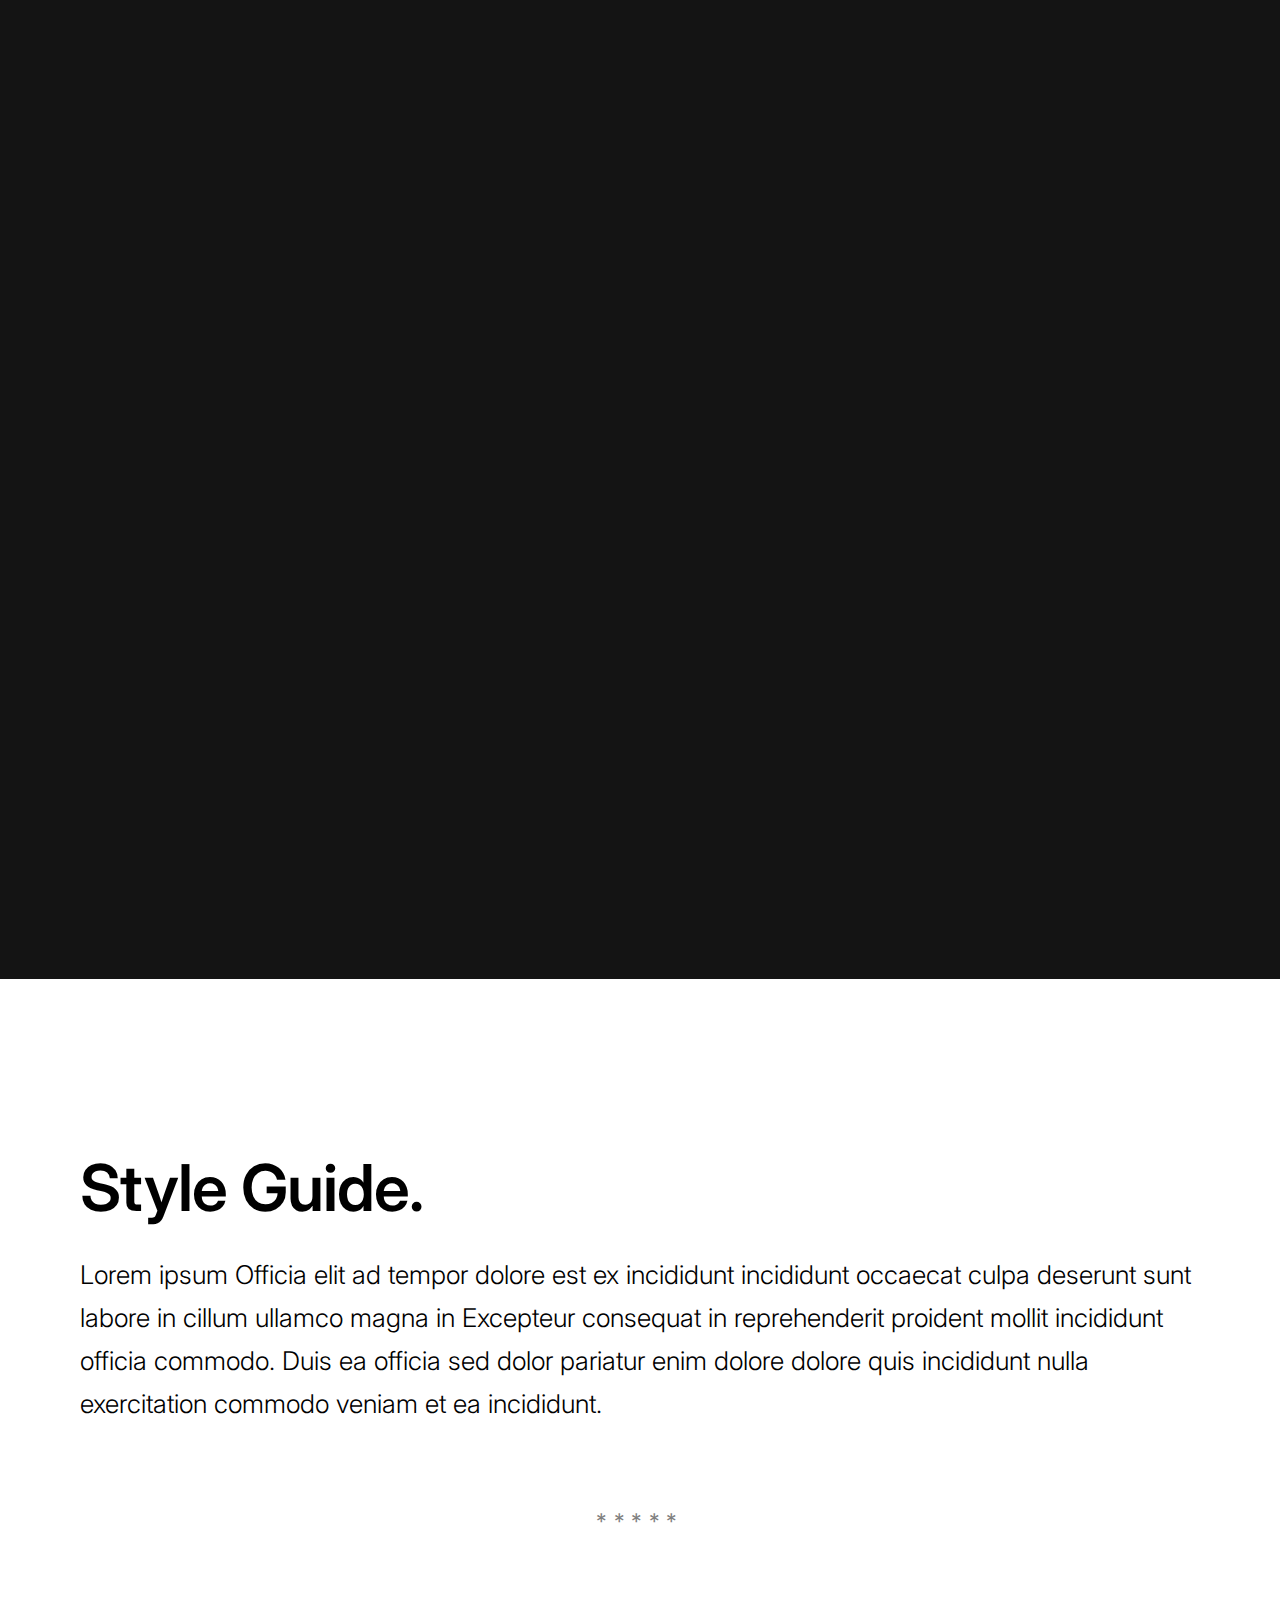
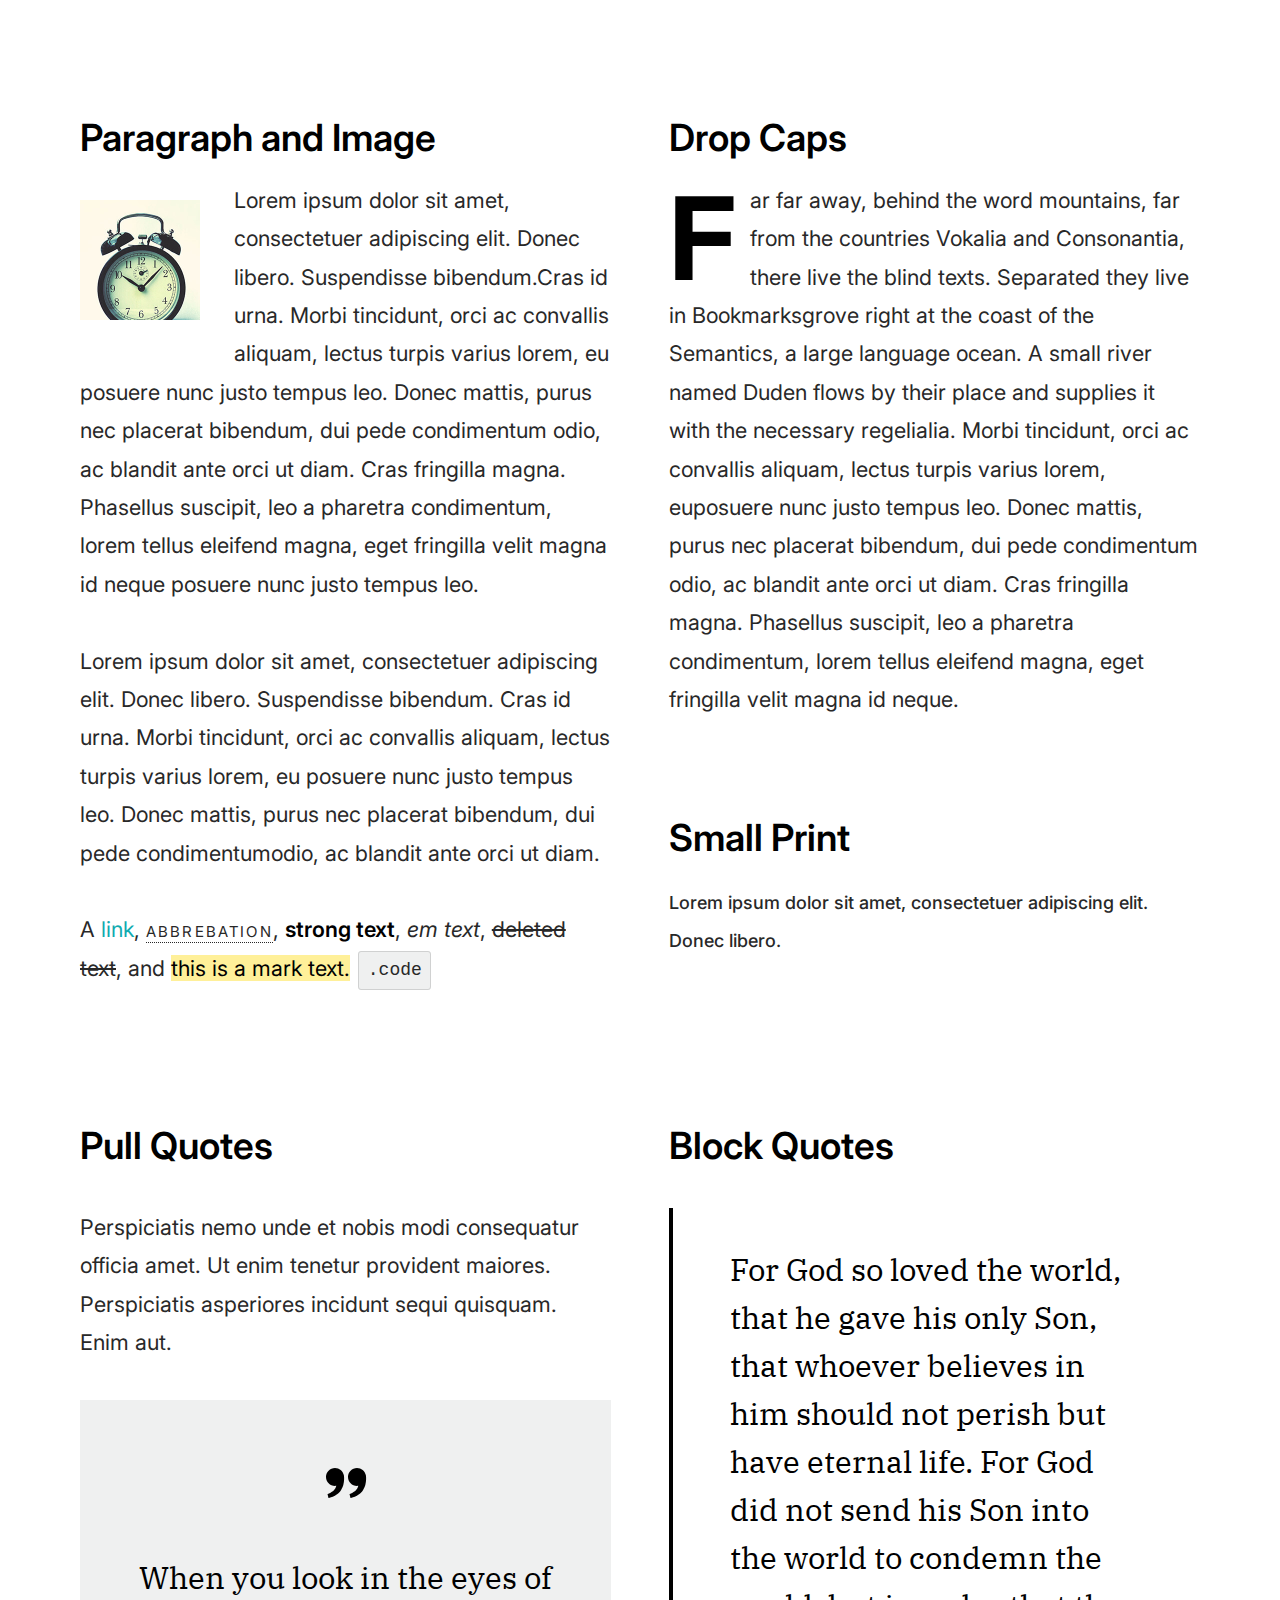
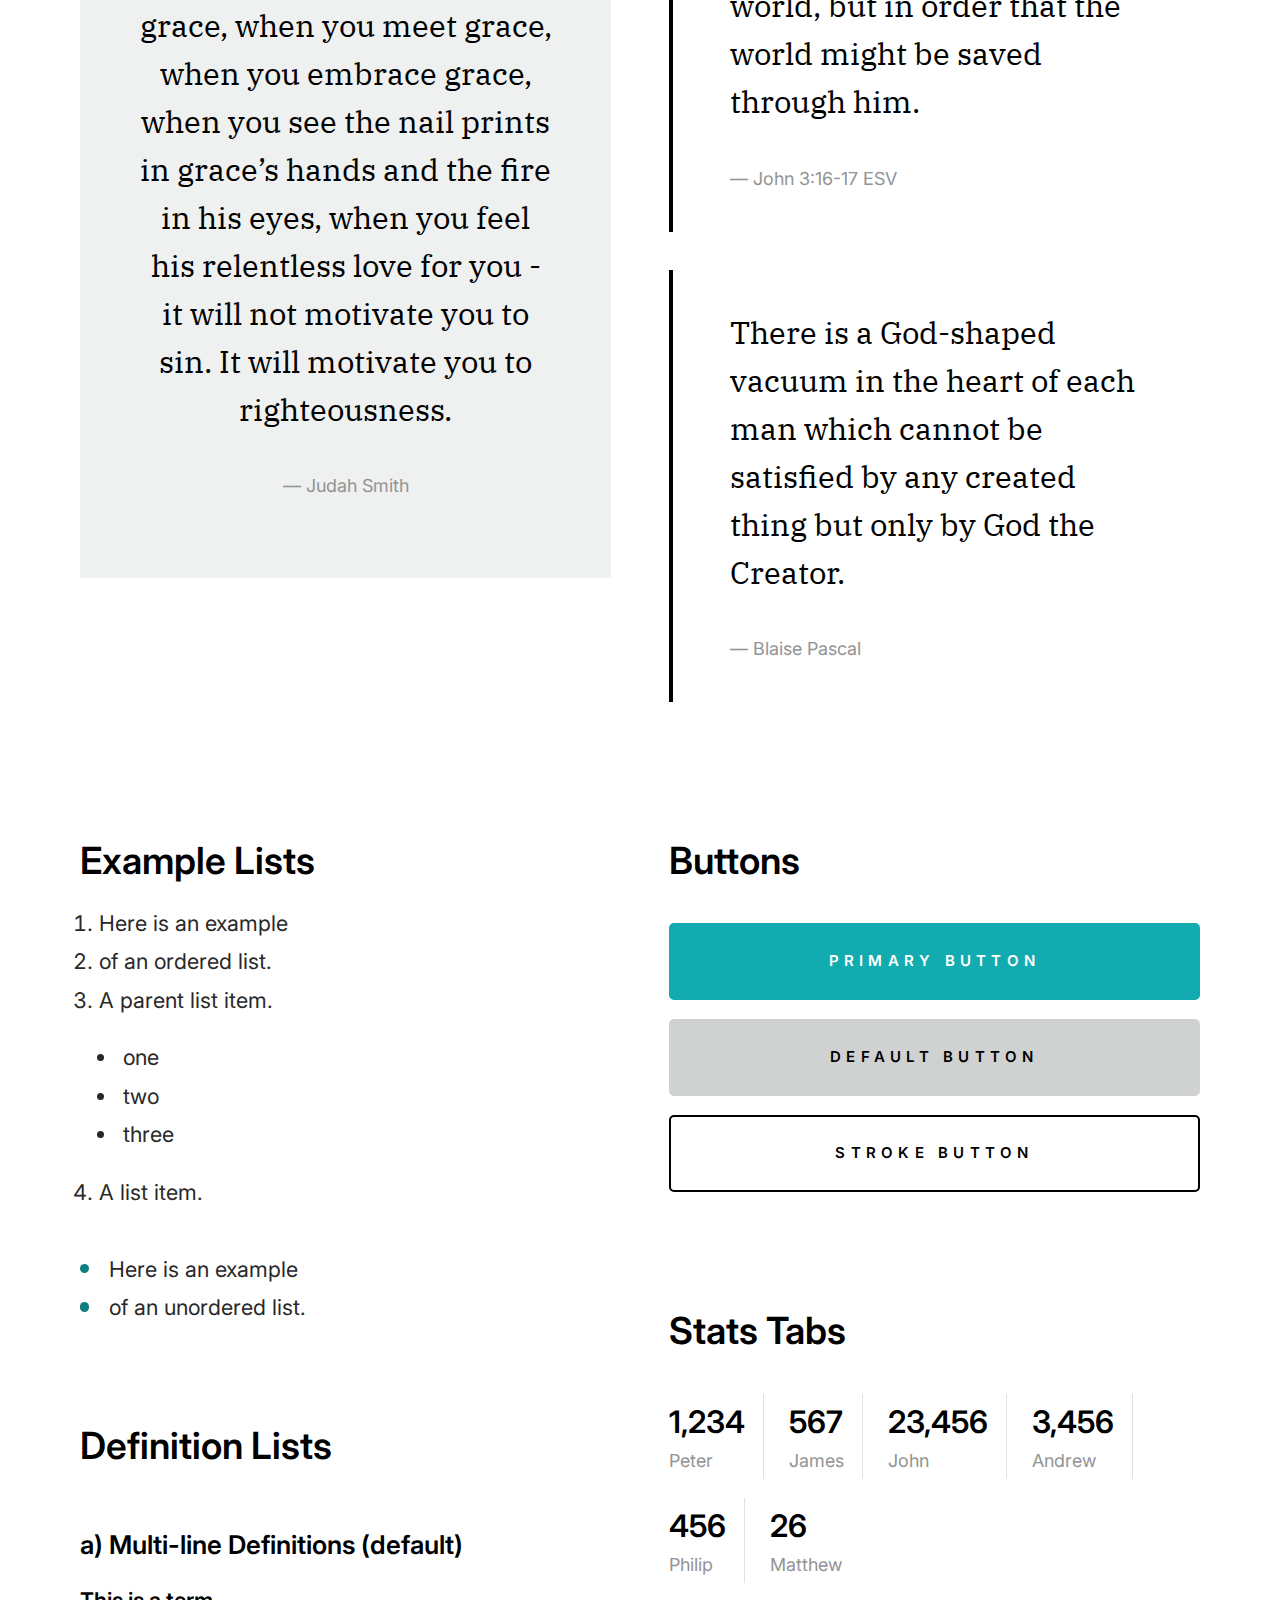
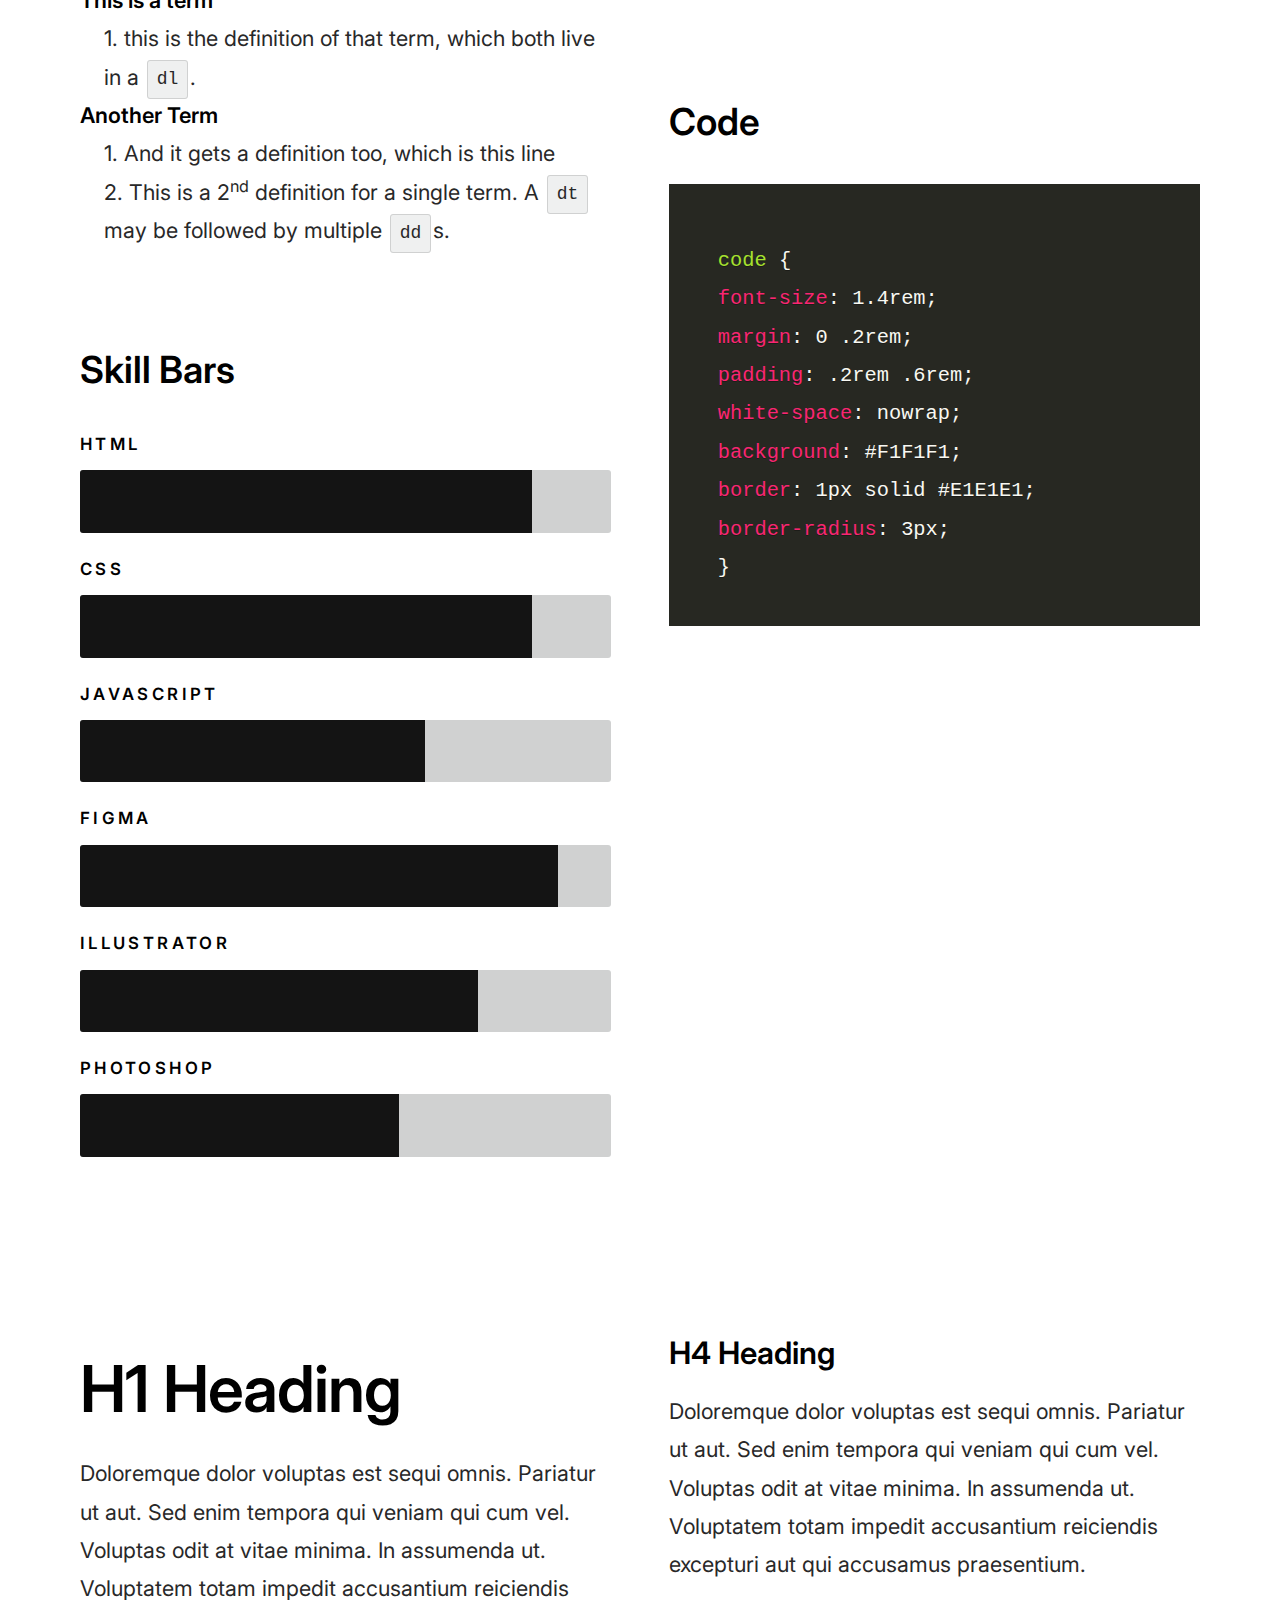
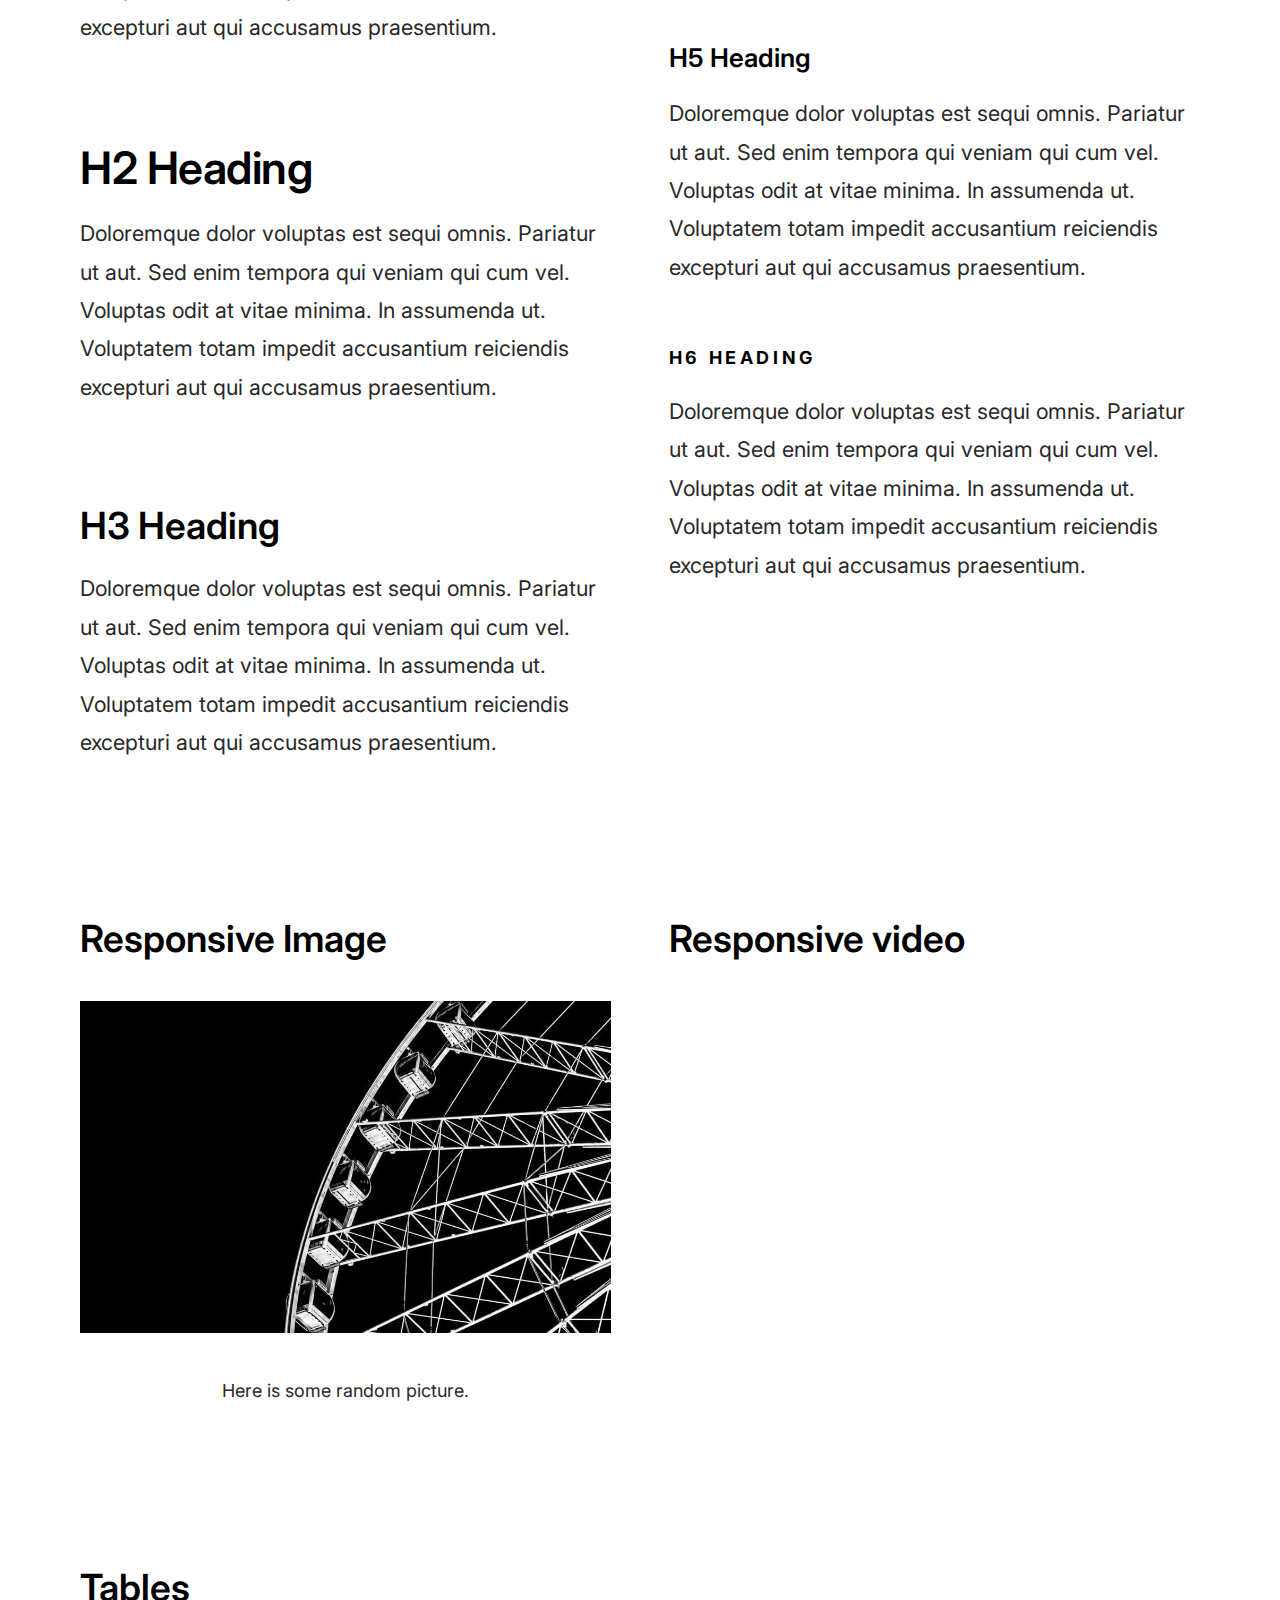
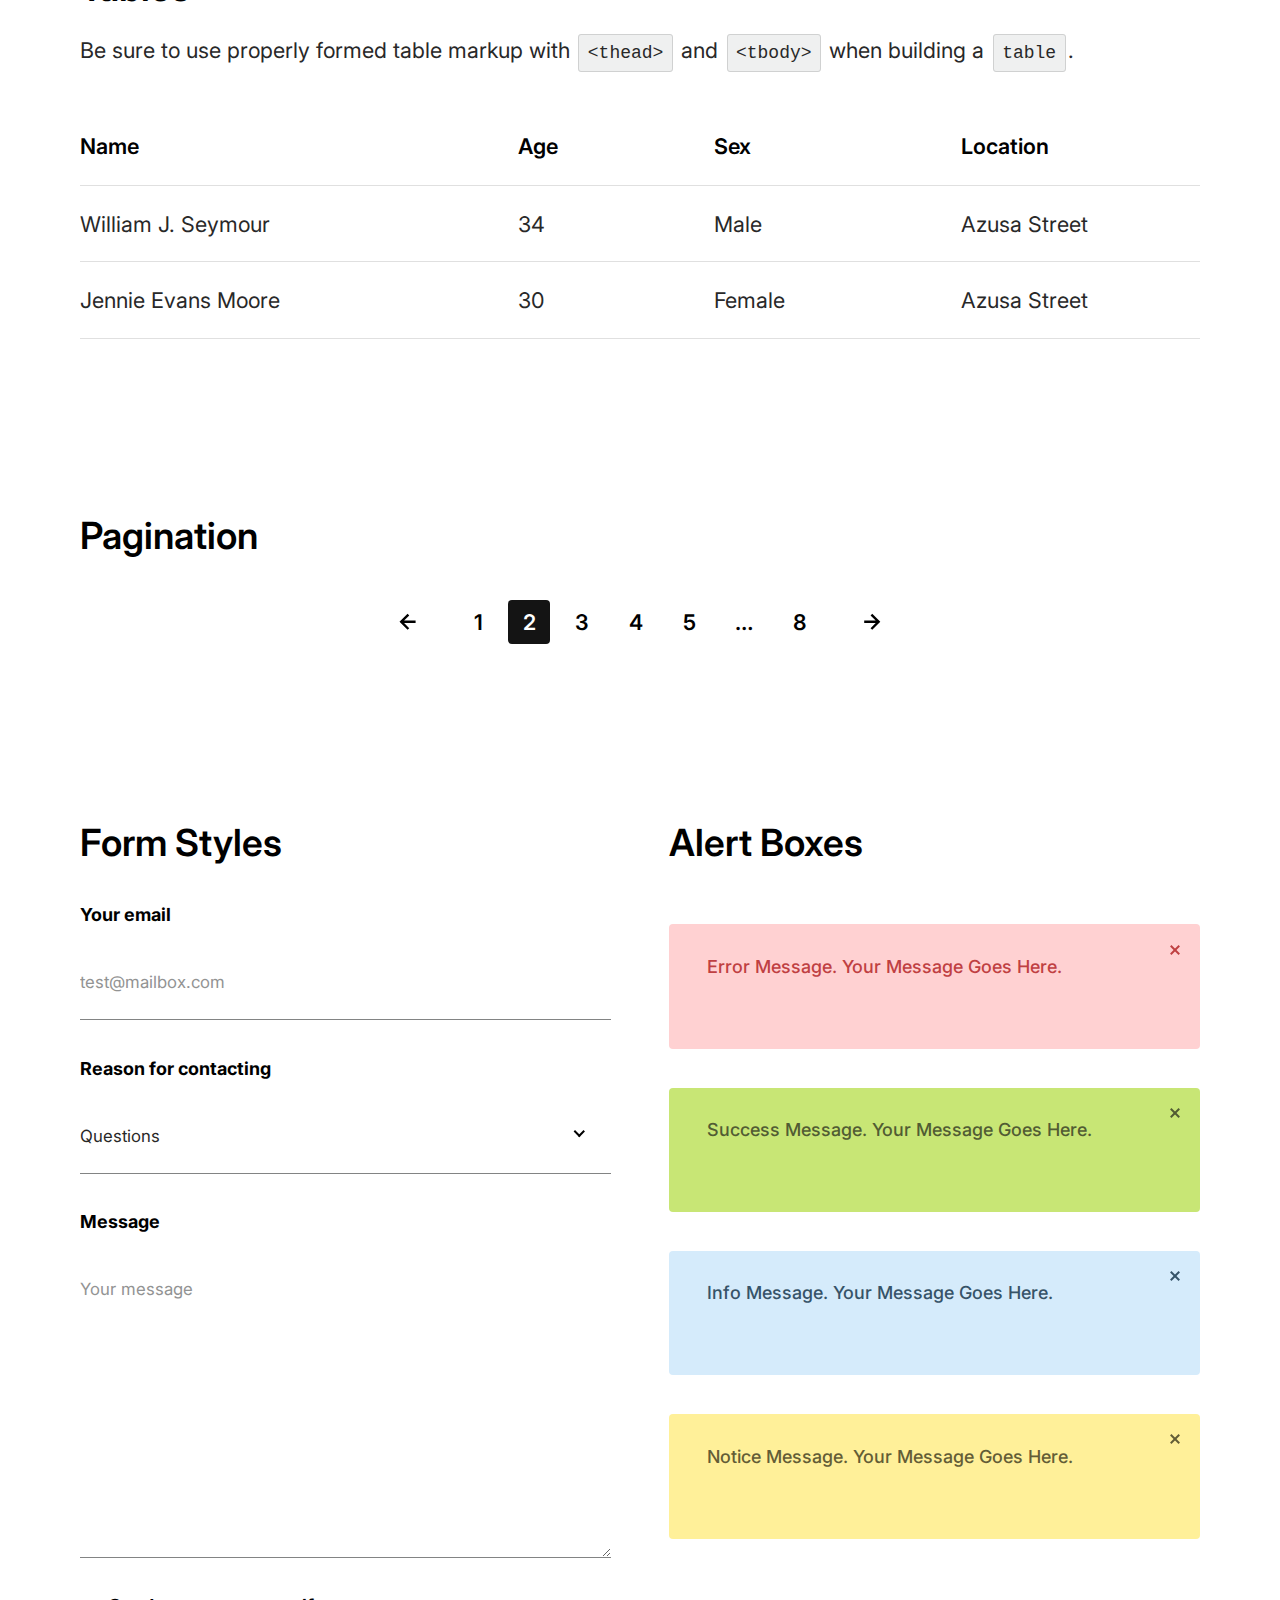
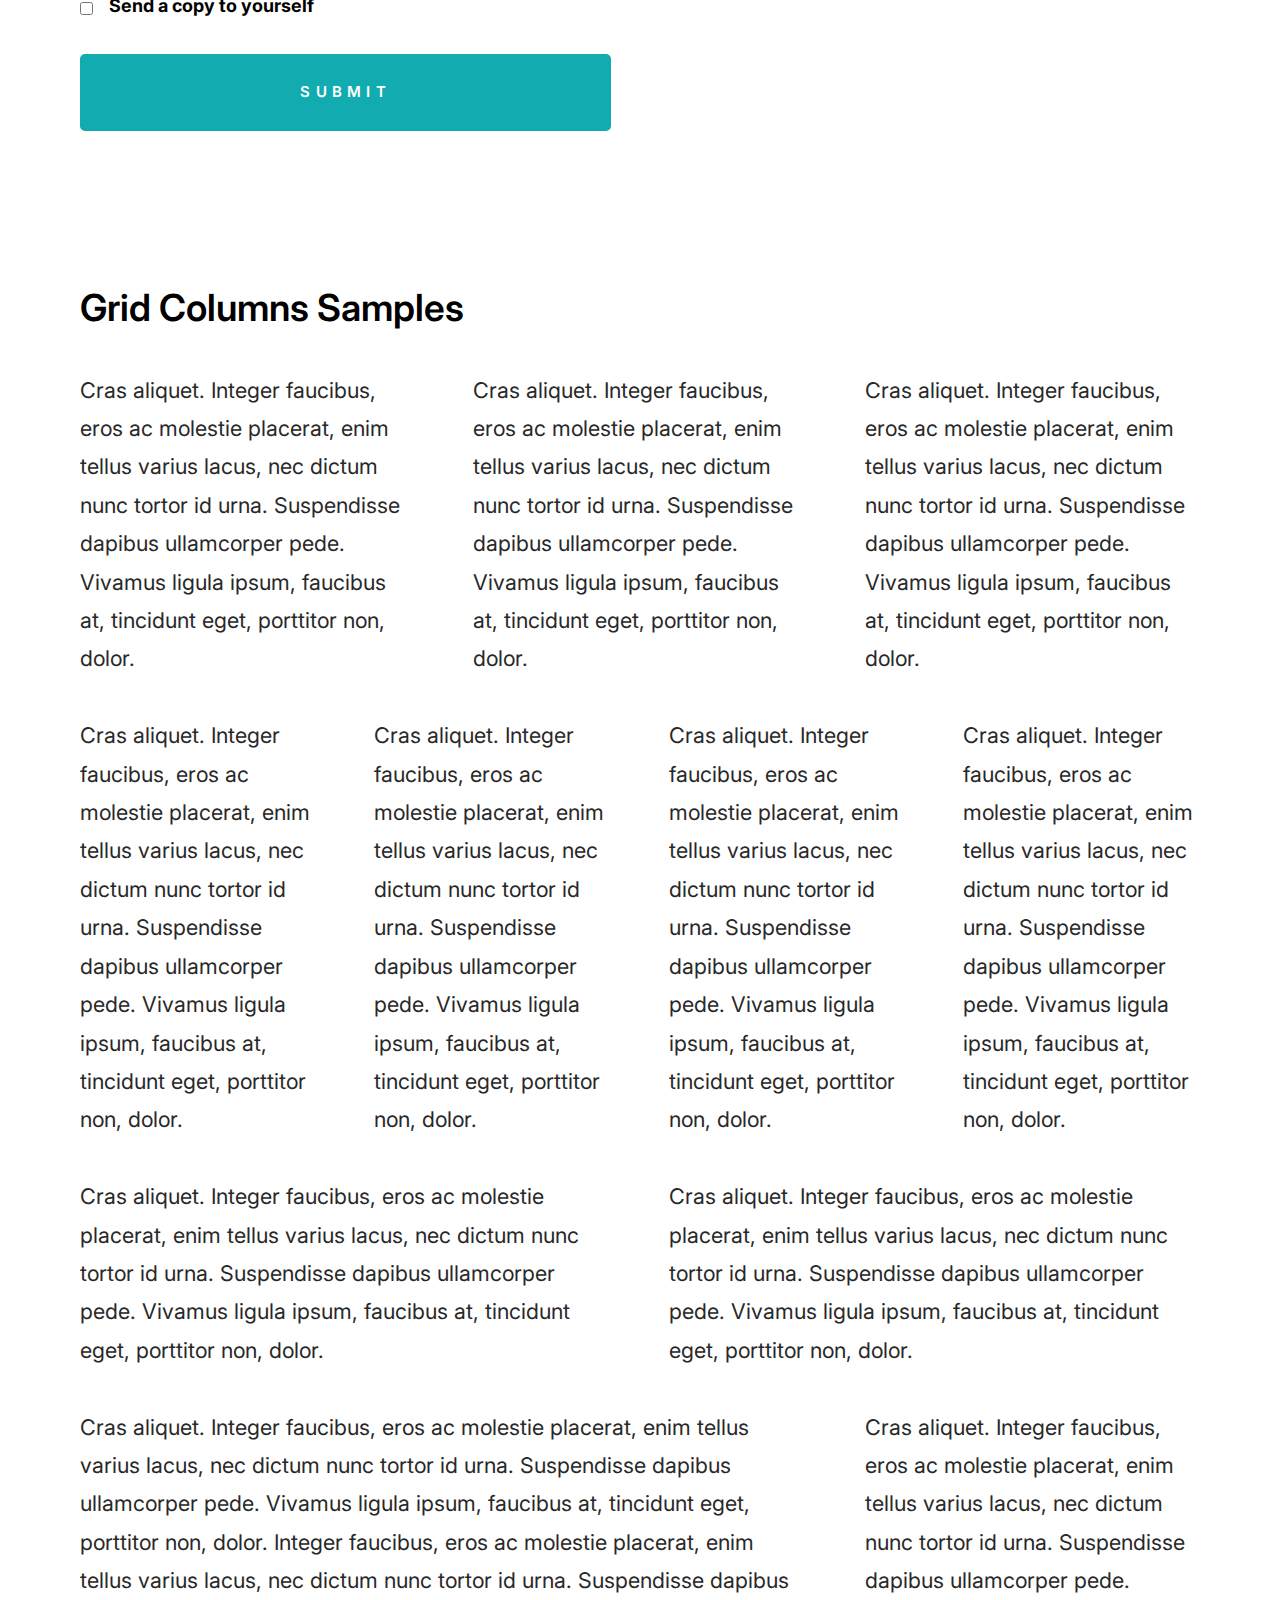
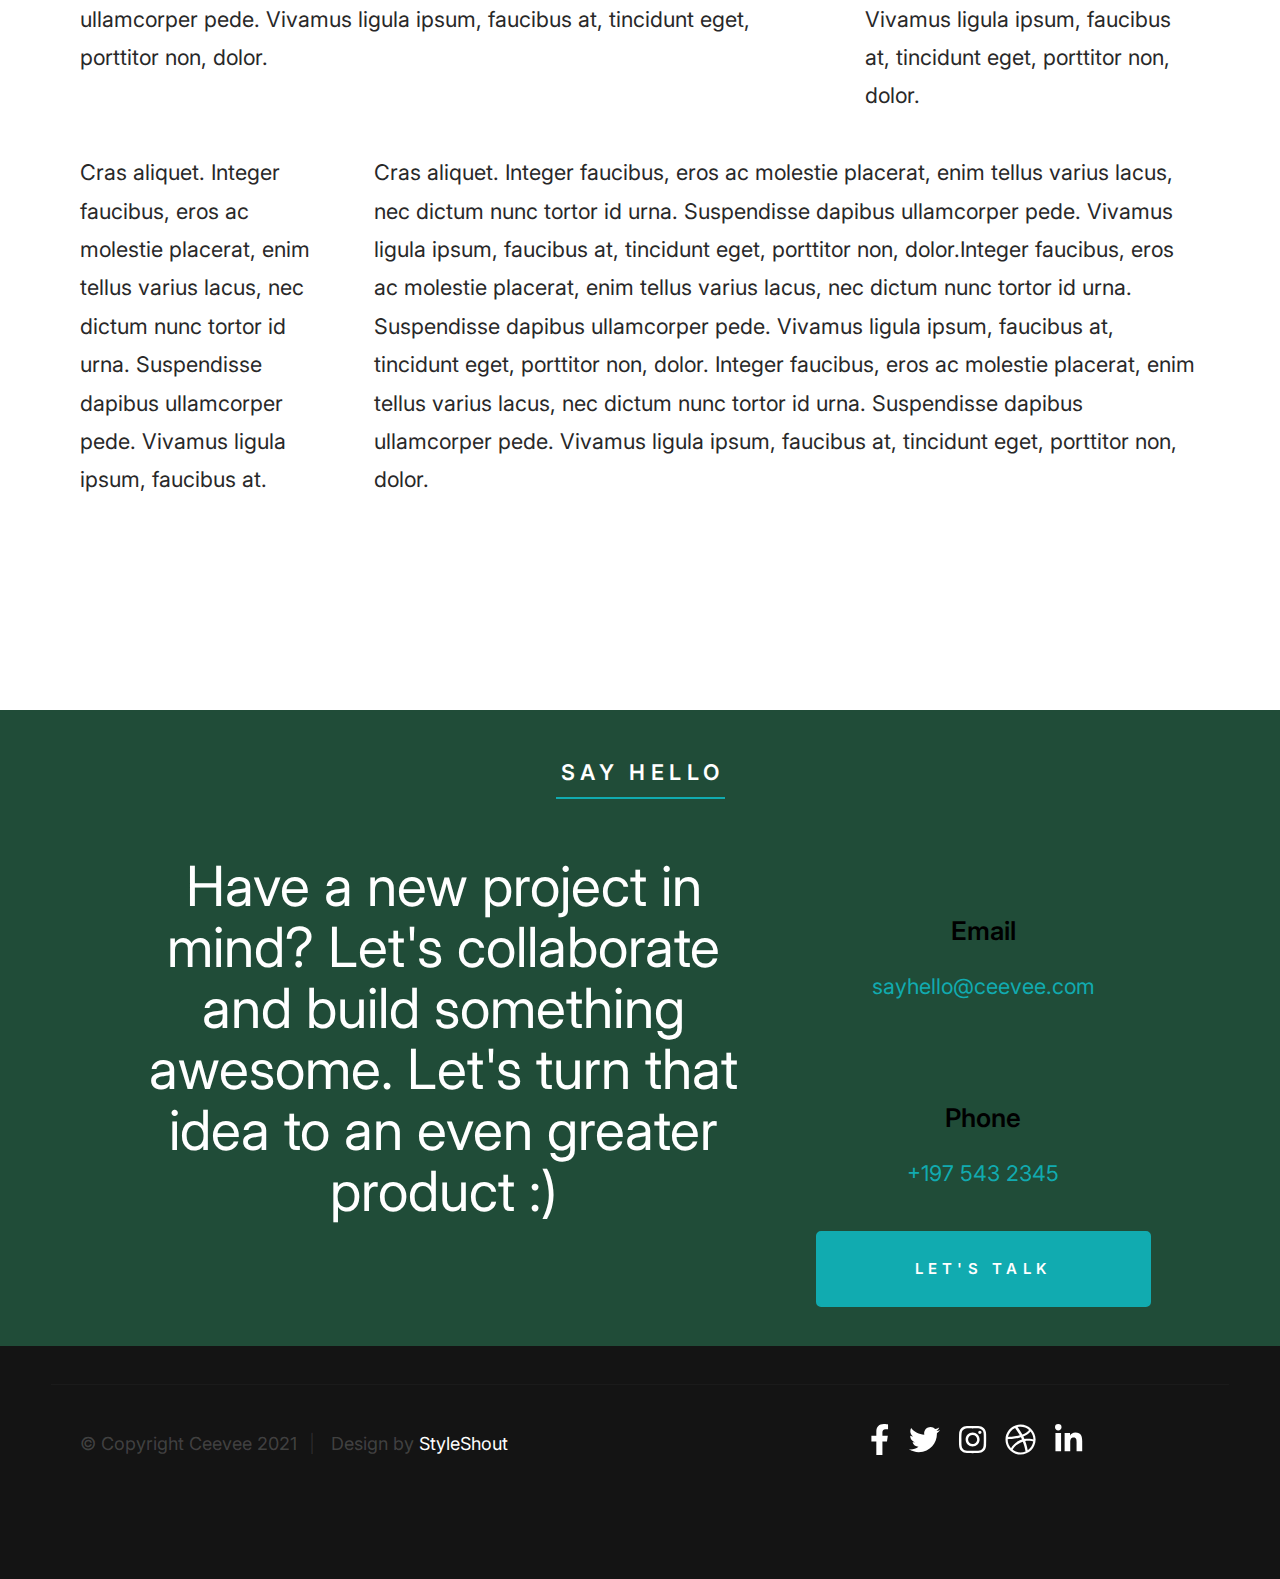
<file: style_templates.html>
<!DOCTYPE html>
<html class="no-js" lang="en">
<head>

    <!--- basic page needs
    ================================================== -->
    <meta charset="utf-8">
    <title>Myung Chang Lee (Noah Lee)</title>
    <meta name="description" content="Myung Chang Lee (Noah Lee)">
    <meta name="author" content="Myung Chang Lee (Noah Lee)">

    <!-- mobile specific metas
    ================================================== -->
    <meta name="viewport" content="width=device-width, initial-scale=1">

    <!-- CSS
    ================================================== -->
    <link rel="stylesheet" href="assets/css/styles.css">
    <link rel="stylesheet" href="assets/css/vendor.css">

    <style type="text/css" media="screen">
        .s-styles { 
            background-color: white;
            padding-top: calc(4.5 * var(--space));
            padding-bottom: calc(4.5 * var(--space));
            position: relative;
        }
        .s-styles .intro h1 {
            margin-top: 0;
        }
    </style>

    <!-- script
    ================================================== -->
    <script defer src="assets/js/vendor/fontawesome/all.min.js"></script>

    <!-- favicons
    ================================================== -->
    <link rel="apple-touch-icon" sizes="180x180" href="assets/images/icons/apple-touch-icon.png">
    <link rel="icon" type="image/png" sizes="32x32" href="assets/images/icons/favicon-32x32.png">
    <link rel="icon" type="image/png" sizes="16x16" href="assets/images/icons/favicon-16x16.png">
    <link rel="manifest" href="site.webmanifest">

</head>

<body id="top" class="ss-preload">


    <!-- preloader
    ================================================== -->
    <div id="preloader">
        <div id="loader"></div>
    </div>


    <!-- header
    ================================================== -->
    <header class="s-header">
        <div class="row s-header__nav-wrap">
            <nav class="s-header__nav">
                <ul>
                    <li class="current"><a href="index.html">Home</a></li>
                    <li><a href="index.html#about">About</a></li>
                    <li><a href="index.html#resume">Resume</a></li>
                    <li><a href="index.html#portfolio">Works</a></li>
                    <li><a href="index.html#contact">Say Hello</a></li>
                </ul>
            </nav>
        </div> <!-- end row -->
        
        <a class="s-header__menu-toggle" href="#0" title="Menu">
            <span class="s-header__menu-icon"></span>
        </a>
    </header> <!-- end s-header -->


    <!-- hero
    ================================================== -->
    <section id="hero" class="s-hero target-section">

        <div class="s-hero__bg rellax" data-rellax-speed="-7"></div>

        <div class="row s-hero__content">
            <div class="column">

                <div class="s-hero__content-about">

                    <h1>I'm Jonathan Doe.</h1>

                    <h3>
                    I'm a Manila based <span>graphic designer</span>, <span>illustrator</span> and <span>webdesigner</span> creating awesome and
                    effective visual identities for companies of all sizes around the globe. Let's <a href="#about">start scrolling</a>
                    and learn more <a href="#about">about me</a>.
                    </h3>

                    <div class="s-hero__content-social">
                        <a href="#0"><i class="fa fa-book" aria-hidden="true"></i><h7>Publications</h7></a>
                        <a href="#0"><i class="fab fa-github" aria-hidden="true"></i><h7>GitHub</h7></a>
                        <a href="#0"><i class="fab fa-linkedin" aria-hidden="true"></i><h7>LinkedIn</h7></a>                        
			<a href="#0"><i class="fa fa-envelope" aria-hidden="true"></i><h7>Email</h7></a>                  
			<a href="#0"><i class="fab fa-steam-square" aria-hidden="true"></i><h7>Feats</h7></a>
                    </div>

                </div> <!-- end s-hero__content-about -->

            </div>
        </div> <!-- s-hero__content -->

        <div class="s-hero__scroll">
            <a href="#styles" class="s-hero__scroll-link smoothscroll">
                <span class="scroll-arrow">
                    <svg xmlns="http://www.w3.org/2000/svg" width="24" height="24" viewBox="0 0 24 24" style="fill:rgba(0, 0, 0, 1);transform:;-ms-filter:"><path d="M18.707 12.707L17.293 11.293 13 15.586 13 6 11 6 11 15.586 6.707 11.293 5.293 12.707 12 19.414z"></path></svg>
                </span>
                <span class="scroll-text">Scroll Down</span>
            </a>
        </div> <!-- s-hero__scroll -->

    </section> <!-- end s-hero -->


    <!-- s-styles
    ================================================== -->
    <section id="styles" class="s-styles">

        <div class="row">

            <div class="column large-12 intro">

                <h1>Style Guide.</h1>

                <p class="lead">Lorem ipsum Officia elit ad tempor dolore est ex incididunt incididunt occaecat culpa deserunt 
                sunt labore in cillum ullamco magna in Excepteur consequat in reprehenderit proident mollit incididunt officia commodo.
                Duis ea officia sed dolor pariatur enim dolore dolore quis incididunt nulla exercitation commodo veniam et ea incididunt.
                </p>

                <hr class="fancy">
            </div>

        </div> <!-- end row -->

        <div class="row">

            <div class="column large-6 tab-12">

                <h3>Paragraph and Image</h3>

                <p><a href="#"><img width="120" height="120" class="h-pull-left" alt="sample-image" src="images/sample-image.jpg"></a>
                Lorem ipsum dolor sit amet, consectetuer adipiscing elit. Donec libero. Suspendisse bibendum.Cras id urna. Morbi 
                tincidunt, orci ac convallis aliquam, lectus turpis varius lorem, eu posuere nunc justo tempus leo. Donec mattis, 
                purus nec placerat bibendum, dui pede condimentum odio, ac blandit ante orci ut diam. Cras fringilla magna. 
                Phasellus suscipit, leo a pharetra condimentum, lorem tellus eleifend magna, eget fringilla velit magna id 
                neque posuere nunc justo tempus leo. </p>

                <p>
                Lorem ipsum dolor sit amet, consectetuer adipiscing elit. Donec libero. Suspendisse bibendum. Cras id urna. 
                Morbi tincidunt, orci ac convallis aliquam, lectus turpis varius lorem, eu posuere nunc justo tempus leo. 
                Donec mattis, purus nec placerat bibendum, dui pede condimentumodio, ac blandit ante orci ut diam.	
                </p>

                <p>A <a href="#">link</a>,
                <abbr title="this really isn't a very good description">abbrebation</abbr>,
                <strong>strong text</strong>,
                <em>em text</em>,
                <del>deleted text</del>, and
                <mark>this is a mark text.</mark>
                <code>.code</code>
                </p>

            </div>

            <div class="column large-6 tab-12">

                <h3>Drop Caps</h3>

                <p class="drop-cap">Far far away, behind the word mountains, far from the countries Vokalia and Consonantia,
                there live the blind texts. Separated they live in Bookmarksgrove right at the coast of the
                Semantics, a large language ocean. A small river named Duden flows by their place and supplies it with the 
                necessary regelialia. Morbi tincidunt, orci ac convallis aliquam, lectus turpis varius lorem, 
                euposuere nunc justo tempus leo. Donec mattis, purus nec placerat bibendum, dui pede condimentum odio, 
                ac blandit ante orci ut diam. Cras fringilla magna. Phasellus suscipit, leo a pharetra condimentum, 
                lorem tellus eleifend magna, eget fringilla velit magna id neque.
                </p>

                <h3>Small Print</h3>

                <p><small>Lorem ipsum dolor sit amet, consectetuer adipiscing elit. Donec libero.</small></p>

            </div>

        </div> <!-- end row -->

        <div class="row">

            <div class="column large-6 tab-12">

                <h3 class="h-add-bottom">Pull Quotes</h3>

                <p>
                Perspiciatis nemo unde et nobis modi consequatur officia amet. Ut enim 
                tenetur provident maiores. Perspiciatis asperiores incidunt sequi 
                quisquam. Enim aut. 
                </p>

                <figure class="pull-quote">
                    <blockquote>
                        <p>
                        When you look in the eyes of grace, when you meet grace, 
                        when you embrace grace, when you see the nail prints in 
                        grace’s hands and the fire in his eyes, when you feel his 
                        relentless love for you - it will not motivate you to sin. 
                        It will motivate you to righteousness.
                        </p>

                        <footer>
                            <cite>Judah Smith</cite>
                        </footer>
                    </blockquote>
                </figure>

            </div>

            <div class="column large-6 tab-12">

                <h3 class="h-add-bottom">Block Quotes</h3>

                <blockquote cite="http://where-i-got-my-info-from.com">
                    <p>
                    For God so loved the world, that he gave his only Son, that whoever believes in 
                    him should not perish but have eternal life. For God did not send his Son into 
                    the world to condemn the world, but in order that the world might be 
                    saved through him.
                    </p>

                    <footer>
                        <cite>
                            <a href="#0">John 3:16-17 ESV</a>
                        </cite>
                    </footer>

                </blockquote>

                <blockquote>
                    <p>There is a God-shaped vacuum in the heart of each man which cannot be satisfied 
                    by any created thing but only by God the Creator.</p>

                    <footer>
                        <cite>Blaise Pascal</cite>
                    </footer>

                </blockquote>

            </div>

        </div> <!-- end row -->

        <div class="row h-add-half-bottom">

            <div class="column large-6 tab-12">

                <h3>Example Lists</h3>

                <ol>
                    <li>Here is an example</li>
                    <li>of an ordered list.</li>
                    <li>A parent list item.
                        <ul>
                            <li>one</li>
                            <li>two</li>
                            <li>three</li>
                        </ul>
                        </li>
                        <li>A list item.</li>
                    </ol>

                <ul class="disc">
                    <li>Here is an example</li>
                    <li>of an unordered list.</li>
                </ul>

                <h3>Definition Lists</h3>

                <h5>a) Multi-line Definitions (default) </h5>

                <dl class="dictionary-style">
                    <dt><strong>This is a term</strong></dt>
                        <dd>this is the definition of that term, which both live in a <code>dl</code>.</dd>
                    <dt><strong>Another Term</strong></dt>
                        <dd>And it gets a definition too, which is this line</dd>
                        <dd>This is a 2<sup>nd</sup> definition for a single term. A <code>dt</code> may be followed by multiple <code>dd</code>s.</dd>
                </dl>

                <h3 class="h-add-bottom">Skill Bars</h3>

                <ul class="skill-bars-fat">
                    <li>
                    <div class="progress percent85"></div>
                    <strong>HTML</strong>
                    </li>
                    <li>
                    <div class="progress percent85"></div>
                    <strong>CSS</strong>
                    </li>
                    <li>
                    <div class="progress percent65"></div>
                    <strong>Javascript</strong>
                    </li>
                    <li>
                    <div class="progress percent90"></div>
                    <strong>Figma</strong>
                    </li>
                    <li>
                    <div class="progress percent75"></div>
                    <strong>Illustrator</strong>
                    </li>
                    <li>
                    <div class="progress percent60"></div>
                    <strong>Photoshop</strong>
                    </li>
                </ul>

            </div>

            <div class="column large-6 tab-12">

                <h3 class="h-add-bottom">Buttons</h3>

                <p>
                    <a class="btn btn--primary h-full-width" href="#0">Primary Button</a>
                    <a class="btn h-full-width" href="#0">Default Button</a>
                    <a class="btn btn--stroke h-full-width" href="#0">Stroke Button</a>
                </p>

                <h3>Stats Tabs</h3>

                <ul class="stats-tabs">
                    <li><a href="#0">1,234 <em>Peter</em></a></li>
                    <li><a href="#0">567 <em>James</em></a></li>
                    <li><a href="#0">23,456 <em>John</em></a></li>
                    <li><a href="#0">3,456 <em>Andrew</em></a></li>
                    <li><a href="#0">456 <em>Philip</em></a></li>
                    <li><a href="#0">26 <em>Matthew</em></a></li>
                </ul>

                <h3 class="h-add-bottom">Code</h3>

<pre><code class="language-css">
    code {
    font-size: 1.4rem;
    margin: 0 .2rem;
    padding: .2rem .6rem;
    white-space: nowrap;
    background: #F1F1F1;
    border: 1px solid #E1E1E1;	
    border-radius: 3px;
    }
</code></pre>

            </div>

        </div> <!-- end row -->

        <div class="row h-add-half-bottom">

            <div class="column large-6 tab-12">
                    
                <h1>H1 Heading</h1>
                <p>Doloremque dolor voluptas est sequi omnis. Pariatur ut aut. Sed enim tempora qui veniam qui cum vel. 
                Voluptas odit at vitae minima. In assumenda ut. Voluptatem totam impedit accusantium reiciendis excepturi aut qui accusamus praesentium.</p>

                <h2>H2 Heading</h2>
                <p>Doloremque dolor voluptas est sequi omnis. Pariatur ut aut. Sed enim tempora qui veniam qui cum vel. 
                Voluptas odit at vitae minima. In assumenda ut. Voluptatem totam impedit accusantium reiciendis excepturi aut qui accusamus praesentium.</p>

                <h3>H3 Heading</h3>
                <p>Doloremque dolor voluptas est sequi omnis. Pariatur ut aut. Sed enim tempora qui veniam qui cum vel. 
                Voluptas odit at vitae minima. In assumenda ut. Voluptatem totam impedit accusantium reiciendis excepturi aut qui accusamus praesentium.</p>

                
            </div>

            <div class="column large-6 tab-12">
                <h4>H4 Heading</h4>
                <p>Doloremque dolor voluptas est sequi omnis. Pariatur ut aut. Sed enim tempora qui veniam qui cum vel. 
                Voluptas odit at vitae minima. In assumenda ut. Voluptatem totam impedit accusantium reiciendis excepturi aut qui accusamus praesentium.</p>

                <h5>H5 Heading</h5>
                <p>Doloremque dolor voluptas est sequi omnis. Pariatur ut aut. Sed enim tempora qui veniam qui cum vel. 
                Voluptas odit at vitae minima. In assumenda ut. Voluptatem totam impedit accusantium reiciendis excepturi aut qui accusamus praesentium.</p>

                <h6>H6 Heading</h6>
                <p>Doloremque dolor voluptas est sequi omnis. Pariatur ut aut. Sed enim tempora qui veniam qui cum vel. 
                Voluptas odit at vitae minima. In assumenda ut. Voluptatem totam impedit accusantium reiciendis excepturi aut qui accusamus praesentium.</p>
    
                
            </div>

        </div> <!-- end row -->

        <div class="row h-add-half-bottom">

            <div class="column large-6 tab-12">

                <h3 class="h-add-bottom">Responsive Image</h3>

                <figure>
                    <img src="assets/images/wheel-500.jpg" 
                    srcset="assets/images/wheel-1000.jpg 1000w, 
                    assets/images/wheel-500.jpg 500w" 
                    sizes="(max-width: 1000px) 100vw, 1000px" alt="">

                    <figcaption>
                        Here is some random picture.
                    </figcaption>
                </figure>

            </div>

            <div class="column large-6 tab-12">

                <h3 class="h-add-bottom">Responsive video</h3>

                <div class="video-container">
                <iframe title="vimeo-player" src="https://player.vimeo.com/video/14592941" width="640" height="360" frameborder="0" allowfullscreen></iframe>                
                </div>

            </div>
            
        </div> <!-- end row -->

        <div class="row h-add-bottom">

            <div class="column large-12">

                <h3>Tables</h3>
                <p>Be sure to use properly formed table markup with <code>&lt;thead&gt;</code> and <code>&lt;tbody&gt;</code> when building a <code>table</code>.</p>

                <div class="table-responsive">

                    <table>
                            <thead>
                            <tr>
                                <th>Name</th>
                                <th>Age</th>
                                <th>Sex</th>
                                <th>Location</th>
                            </tr>
                            </thead>
                            <tbody>
                            <tr>
                                <td>William J. Seymour</td>
                                <td>34</td>
                                <td>Male</td>
                                <td>Azusa Street</td>
                            </tr>
                            <tr>
                                <td>Jennie Evans Moore</td>
                                <td>30</td>
                                <td>Female</td>
                                <td>Azusa Street</td>
                            </tr>
                            </tbody>
                    </table>

                </div>

            </div>
            
        </div> <!-- end row -->

        <div class="row">

            <div class="column large-12">
                <h3>Pagination</h3>

                <nav class="pgn">
                    <ul>
                        <li>
                            <a class="pgn__prev" href="#0">
                                <svg xmlns="http://www.w3.org/2000/svg" width="24" height="24" viewBox="0 0 24 24"><path d="M12.707 17.293L8.414 13H18v-2H8.414l4.293-4.293-1.414-1.414L4.586 12l6.707 6.707z"/></svg>
                            </a>
                        </li>
                        <li><a class="pgn__num" href="#0">1</a></li>
                        <li><span class="pgn__num current">2</span></li>
                        <li><a class="pgn__num" href="#0">3</a></li>
                        <li><a class="pgn__num" href="#0">4</a></li>
                        <li><a class="pgn__num" href="#0">5</a></li>
                        <li><span class="pgn__num dots">…</span></li>
                        <li><a class="pgn__num" href="#0">8</a></li>
                        <li>
                            <a class="pgn__next" href="#0">
                                <svg xmlns="http://www.w3.org/2000/svg" width="24" height="24" viewBox="0 0 24 24"><path d="M11.293 17.293l1.414 1.414L19.414 12l-6.707-6.707-1.414 1.414L15.586 11H6v2h9.586z"/></svg>
                            </a>
                        </li>
                    </ul>
                </nav>
            </div>

        </div> <!-- end row -->


        <div class="row">

            <div class="column large-6 tab-12">

                <h3 class="h-add-bottom">Form Styles</h3>

                <form>
                    <div>
                        <label for="sampleInput">Your email</label>
                        <input class="h-full-width" type="email" placeholder="test@mailbox.com" id="sampleInput">
                    </div>
                    <div>
                        <label for="sampleRecipientInput">Reason for contacting</label>
                        <div class="ss-custom-select">
                            <select class="h-full-width" id="sampleRecipientInput">
                                <option value="Option 1">Questions</option>
                                <option value="Option 2">Report</option>
                                <option value="Option 3">Others</option>
                            </select>
                        </div>
                    </div>
                    
                    <label for="exampleMessage">Message</label>
                    <textarea class="h-full-width" placeholder="Your message" id="exampleMessage"></textarea>

                    <label class="h-add-bottom">
                        <input type="checkbox">
                        <span class="label-text">Send a copy to yourself</span>
                    </label>
                
                    <input class="btn--primary h-full-width" type="submit" value="Submit">
                </form>

            </div>

            <div class="column large-6 tab-12">

                <h3>Alert Boxes</h3>

                <br>
                
                <div class="alert-box alert-box--error">
                    <p>Error Message. Your Message Goes Here.</p>
                    <span class="alert-box__close"></span>
                </div><!-- end error -->
                        
                <div class="alert-box alert-box--success">
                    <p>Success Message. Your Message Goes Here.</p>
                    <span class="alert-box__close"></span>
                </div><!-- end success -->
                        
                <div class="alert-box alert-box--info">
                    <p>Info Message. Your Message Goes Here.</p>
                    <span class="alert-box__close"></span>
                </div><!-- end info -->
                        
                <div class="alert-box alert-box--notice">
                    <p>Notice Message. Your Message Goes Here.</p>
                    <span class="alert-box__close"></span>
                </div><!-- end notice -->
            
            </div>

        </div> <!-- end row -->

        <div class="row">

            <div class="large-12 column">
               <h3 class="h-add-bottom">Grid Columns Samples</h3>
            </div>
   
        </div> <!-- Row End-->


        <div class="row">
   
            <div class="large-4 mob-12 column">
                <p>
                Cras aliquet. Integer faucibus, eros ac molestie placerat, enim tellus varius lacus,
                nec dictum nunc tortor id urna. Suspendisse dapibus ullamcorper pede. Vivamus ligula ipsum,
                faucibus at, tincidunt eget, porttitor non, dolor. 
                </p>
             </div>
   
            <div class="large-4 mob-12 column">
                <p>
                Cras aliquet. Integer faucibus, eros ac molestie placerat, enim tellus varius lacus,
                nec dictum nunc tortor id urna. Suspendisse dapibus ullamcorper pede. Vivamus ligula ipsum,
                faucibus at, tincidunt eget, porttitor non, dolor. 
                </p>
            </div>
   
            <div class="large-4 mob-12 column">
                <p>
                Cras aliquet. Integer faucibus, eros ac molestie placerat, enim tellus varius lacus,
                nec dictum nunc tortor id urna. Suspendisse dapibus ullamcorper pede. Vivamus ligula ipsum,
                faucibus at, tincidunt eget, porttitor non, dolor. 
                </p>
            </div>
   
        </div>
   
        <div class="row">
   
            <div class="large-3 tab-6 mob-12 column">
                <p>
                Cras aliquet. Integer faucibus, eros ac molestie placerat, enim tellus varius lacus,
                nec dictum nunc tortor id urna. Suspendisse dapibus ullamcorper pede. Vivamus ligula ipsum,
                faucibus at, tincidunt eget, porttitor non, dolor. 
                </p>
            </div>
   
            <div class="large-3 tab-6 mob-12 column">
                <p>
                Cras aliquet. Integer faucibus, eros ac molestie placerat, enim tellus varius lacus,
                nec dictum nunc tortor id urna. Suspendisse dapibus ullamcorper pede. Vivamus ligula ipsum,
                faucibus at, tincidunt eget, porttitor non, dolor. 
                </p>
            </div>
   
            <div class="large-3 tab-6 mob-12 column">
                <p>
                Cras aliquet. Integer faucibus, eros ac molestie placerat, enim tellus varius lacus,
                nec dictum nunc tortor id urna. Suspendisse dapibus ullamcorper pede. Vivamus ligula ipsum,
                faucibus at, tincidunt eget, porttitor non, dolor. 
                </p>
            </div>
   
            <div class="large-3 tab-6 mob-12 column">
                <p>
                Cras aliquet. Integer faucibus, eros ac molestie placerat, enim tellus varius lacus,
                nec dictum nunc tortor id urna. Suspendisse dapibus ullamcorper pede. Vivamus ligula ipsum,
                faucibus at, tincidunt eget, porttitor non, dolor. 
                </p>
            </div>
   
        </div>
   
        <div class="row">
   
            <div class="large-6 mob-12 column">
                <p>
                Cras aliquet. Integer faucibus, eros ac molestie placerat, enim tellus varius lacus,
                nec dictum nunc tortor id urna. Suspendisse dapibus ullamcorper pede. Vivamus ligula ipsum,
                faucibus at, tincidunt eget, porttitor non, dolor. 
                </p>
            </div>
   
            <div class="large-6 mob-12 column">
                <p>
                Cras aliquet. Integer faucibus, eros ac molestie placerat, enim tellus varius lacus,
                nec dictum nunc tortor id urna. Suspendisse dapibus ullamcorper pede. Vivamus ligula ipsum,
                faucibus at, tincidunt eget, porttitor non, dolor. 
                </p>
            </div>
   
        </div>
   
        <div class="row">
   
            <div class="large-8 tab-7 mob-12 column">
                <p>
                Cras aliquet. Integer faucibus, eros ac molestie placerat, enim tellus varius lacus,
                nec dictum nunc tortor id urna. Suspendisse dapibus ullamcorper pede. Vivamus ligula ipsum,
                faucibus at, tincidunt eget, porttitor non, dolor. Integer faucibus, eros ac molestie placerat, enim tellus varius lacus,
                nec dictum nunc tortor id urna. Suspendisse dapibus ullamcorper pede. Vivamus ligula ipsum,
                faucibus at, tincidunt eget, porttitor non, dolor.
                </p>
            </div>
   
            <div class="large-4 tab-5 mob-12 column">
                <p>
                Cras aliquet. Integer faucibus, eros ac molestie placerat, enim tellus varius lacus,
                nec dictum nunc tortor id urna. Suspendisse dapibus ullamcorper pede. Vivamus ligula ipsum,
                faucibus at, tincidunt eget, porttitor non, dolor. 
                </p>
            </div>
   
         </div>
   
         <div class="row">
   
            <div class="large-3 tab-5 mob-12 column">
                <p>
                Cras aliquet. Integer faucibus, eros ac molestie placerat, enim tellus varius lacus,
                nec dictum nunc tortor id urna. Suspendisse dapibus ullamcorper pede. Vivamus ligula ipsum,
                faucibus at. 
                </p>
             </div>
   
            <div class="large-9 tab-7 mob-12 column">
                <p>
                Cras aliquet. Integer faucibus, eros ac molestie placerat, enim tellus varius lacus,
                nec dictum nunc tortor id urna. Suspendisse dapibus ullamcorper pede. Vivamus ligula ipsum,
                faucibus at, tincidunt eget, porttitor non, dolor.Integer faucibus, eros ac molestie placerat, enim tellus varius lacus,
                nec dictum nunc tortor id urna. Suspendisse dapibus ullamcorper pede. Vivamus ligula ipsum,
                faucibus at, tincidunt eget, porttitor non, dolor. Integer faucibus, eros ac molestie placerat, enim tellus varius lacus,
                nec dictum nunc tortor id urna. Suspendisse dapibus ullamcorper pede. Vivamus ligula ipsum,
                faucibus at, tincidunt eget, porttitor non, dolor.
                </p>
             </div>
   
         </div> 

    </section> <!-- end s-styles -->


    <!-- contact
    ================================================== -->
    <section id="contact" class="s-contact target-section">

        <div class="row s-contact__header">
            <div class="column large-12">
                <h3 class="section-header-allcaps">Say Hello</h3>
            </div>
        </div>

        <div class="row s-contact__content">

            <div class="column large-7 medium-12">

                <h4 class="huge-text">
                Have a new project in mind? Let's collaborate and build something awesome. 
                Let's turn that idea to an even greater product :)
                </h4>

            </div>

            <div class="column large-4 medium-12">

                <div class="row contact-infos">
                    <div class="column large-12 medium-6 tab-12">
                        <div class="contact-block">
                            <h5 class="contact-block__header">
                                Email
                            </h5>
                            <p class="contact-block__content">
                                <a class="mailtoui" href="mailto:sayhello@ceevee.com">sayhello@ceevee.com</a>
                            </p>
                        </div> <!-- end contact-block -->
                    </div>
                    <div class="column large-12 medium-6 tab-12">
                        <div class="contact-block">
                            <h5 class="contact-block__header">
                                Phone
                            </h5>
                            <p class="contact-block__content">
                                <a href="tel:+1975432345">+197 543 2345</a>
                            </p>
                        </div> <!-- end contact-block -->
                    </div>

                    <div class="column large-12">
                        <a href="mailto:sayhello@ceevee.com" class="mailtoui btn btn--primary h-full-width">Let's Talk</a>
                    </div>
                </div> <!-- end contact-infos -->

            </div>
        </div> <!-- s-contact__content -->

    </section> <!-- end s-contact -->
    

    <!-- footer
    ================================================== -->
    <footer class="s-footer">
        <div class="row">
            <div class="column large-4 medium-6 w-1000-stack s-footer__social-block">
                <ul class="s-footer__social">
                    <li><a href="#0"><i class="fab fa-facebook-f" aria-hidden="true"></i></a></li>
                    <li><a href="#0"><i class="fab fa-twitter" aria-hidden="true"></i></a></li>
                    <li><a href="#0"><i class="fab fa-instagram" aria-hidden="true"></i></a></li>
                    <li><a href="#0"><i class="fab fa-dribbble" aria-hidden="true"></i></a></li>
                    <li><a href="#0"><i class="fab fa-linkedin-in" aria-hidden="true"></i></a></li>
                </ul>
            </div>

            <div class="column large-7 medium-6 w-1000-stack ss-copyright">
                <span>© Copyright Ceevee 2021</span> 
                <span>Design by <a href="https://www.styleshout.com/">StyleShout</a></span>
            </div>
        </div>

        <div class="ss-go-top">
            <a class="smoothscroll" title="Back to Top" href="#top">
                <svg xmlns="http://www.w3.org/2000/svg" viewBox="0 0 24 24"><path d="M6 4h12v2H6zm5 10v6h2v-6h5l-6-6-6 6z"/></svg>
             </a>
        </div> <!-- end ss-go-top -->
    </footer>


    <!-- Java Script
    ================================================== -->
    <script src="assets/js/plugins.js"></script>
    <script src="assets/js/main.js"></script>

</body>

</html>
</file>
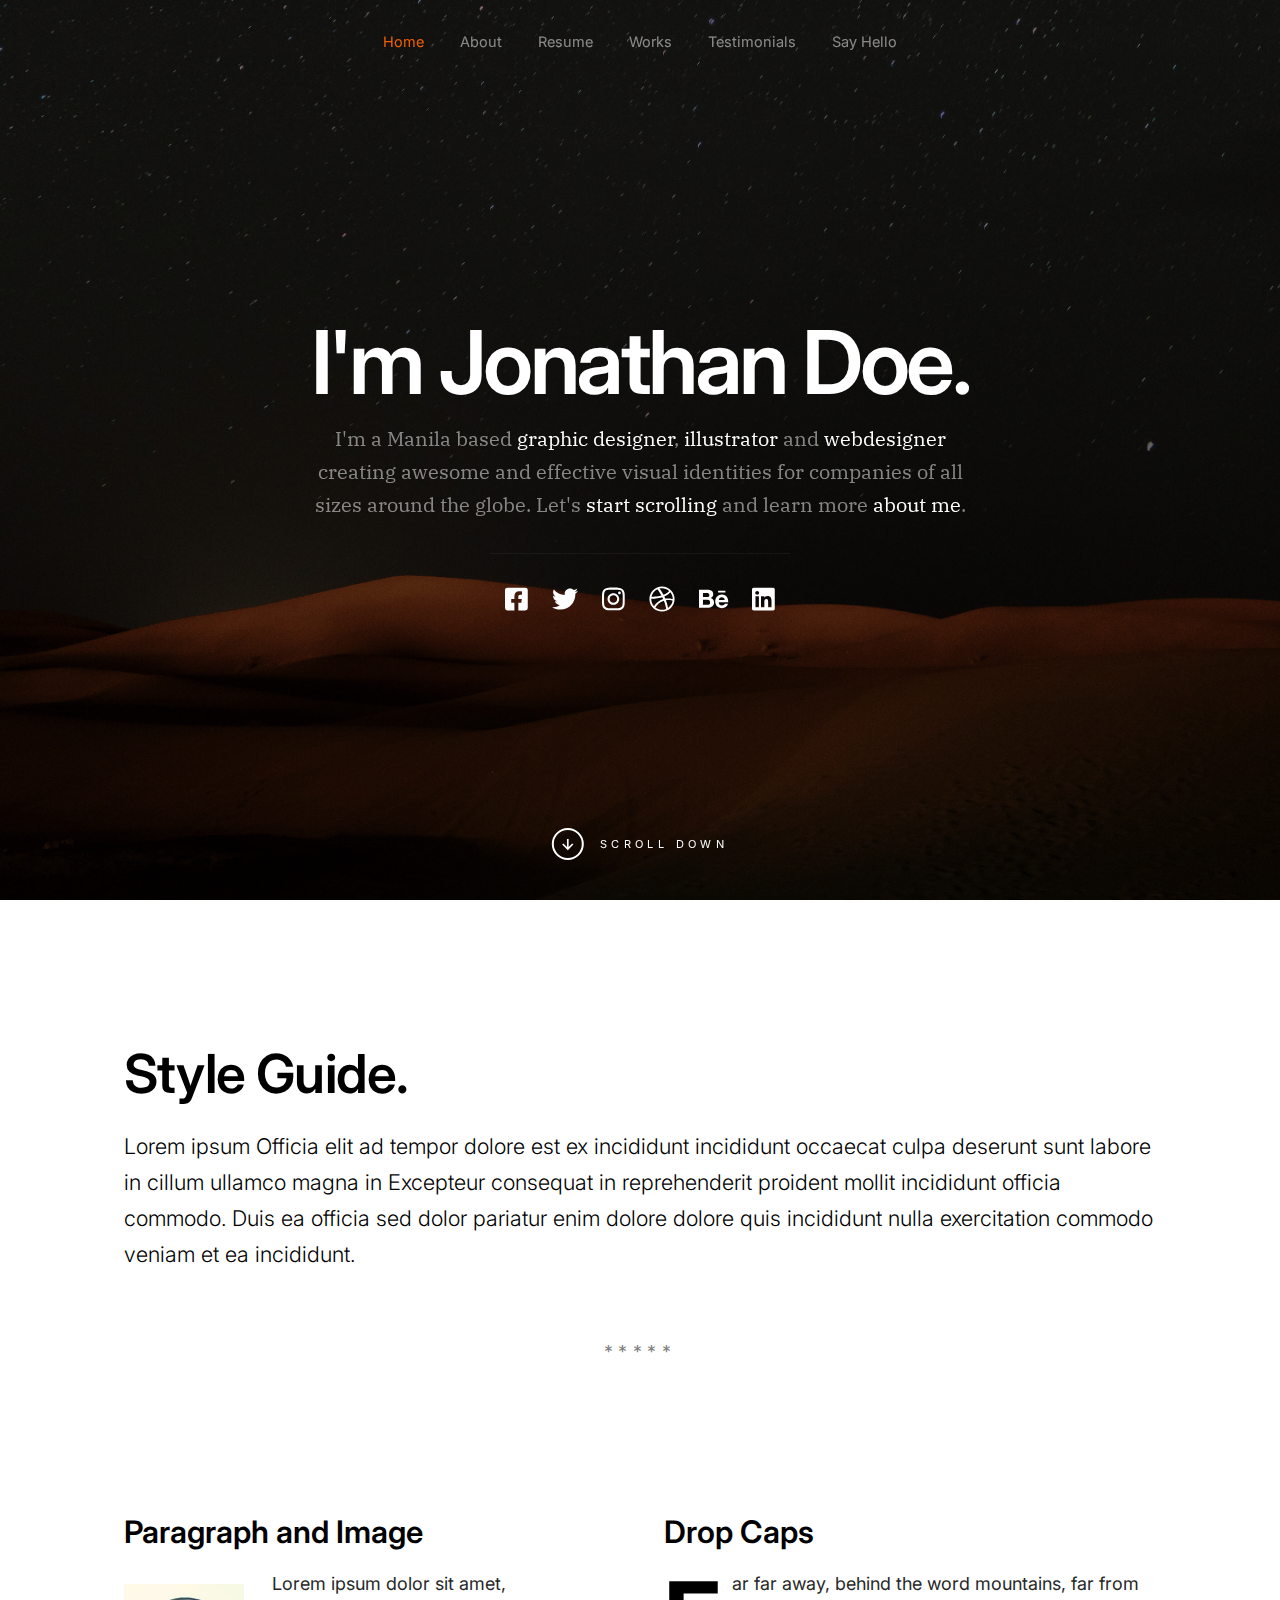
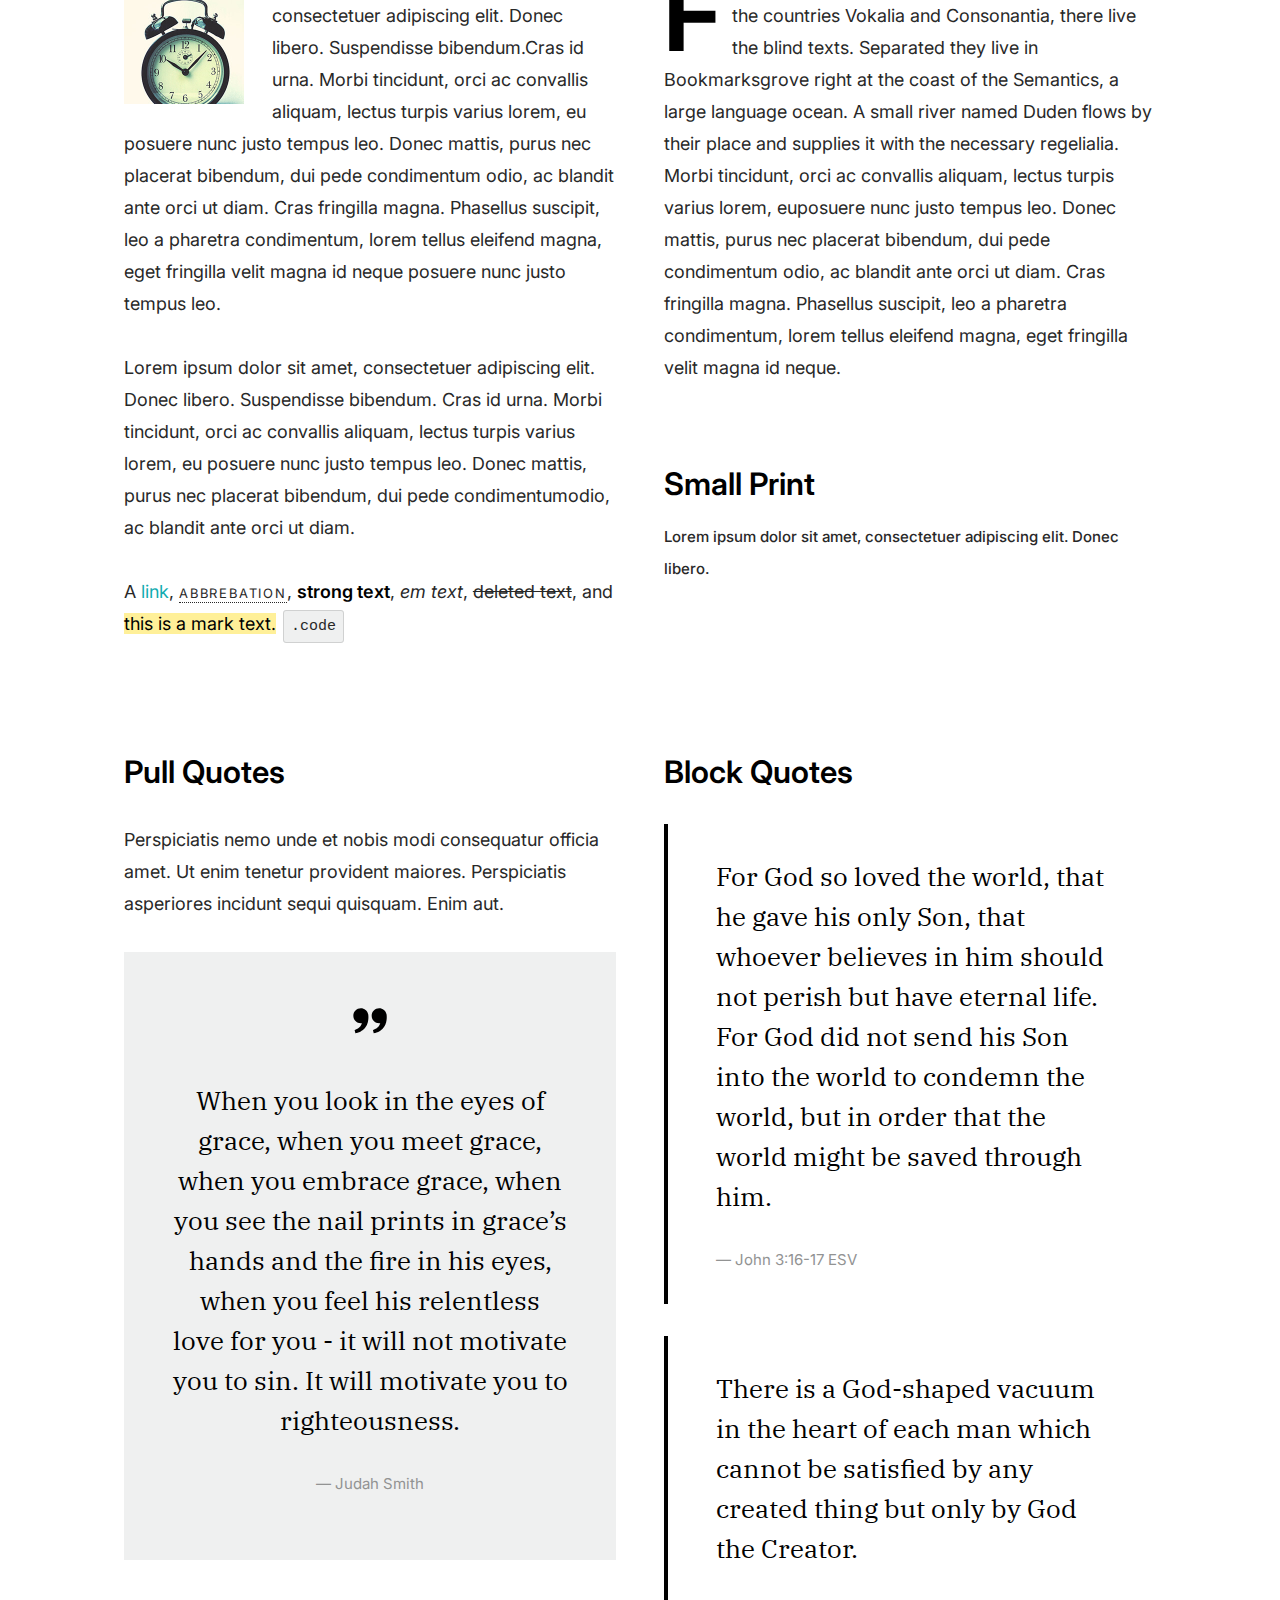
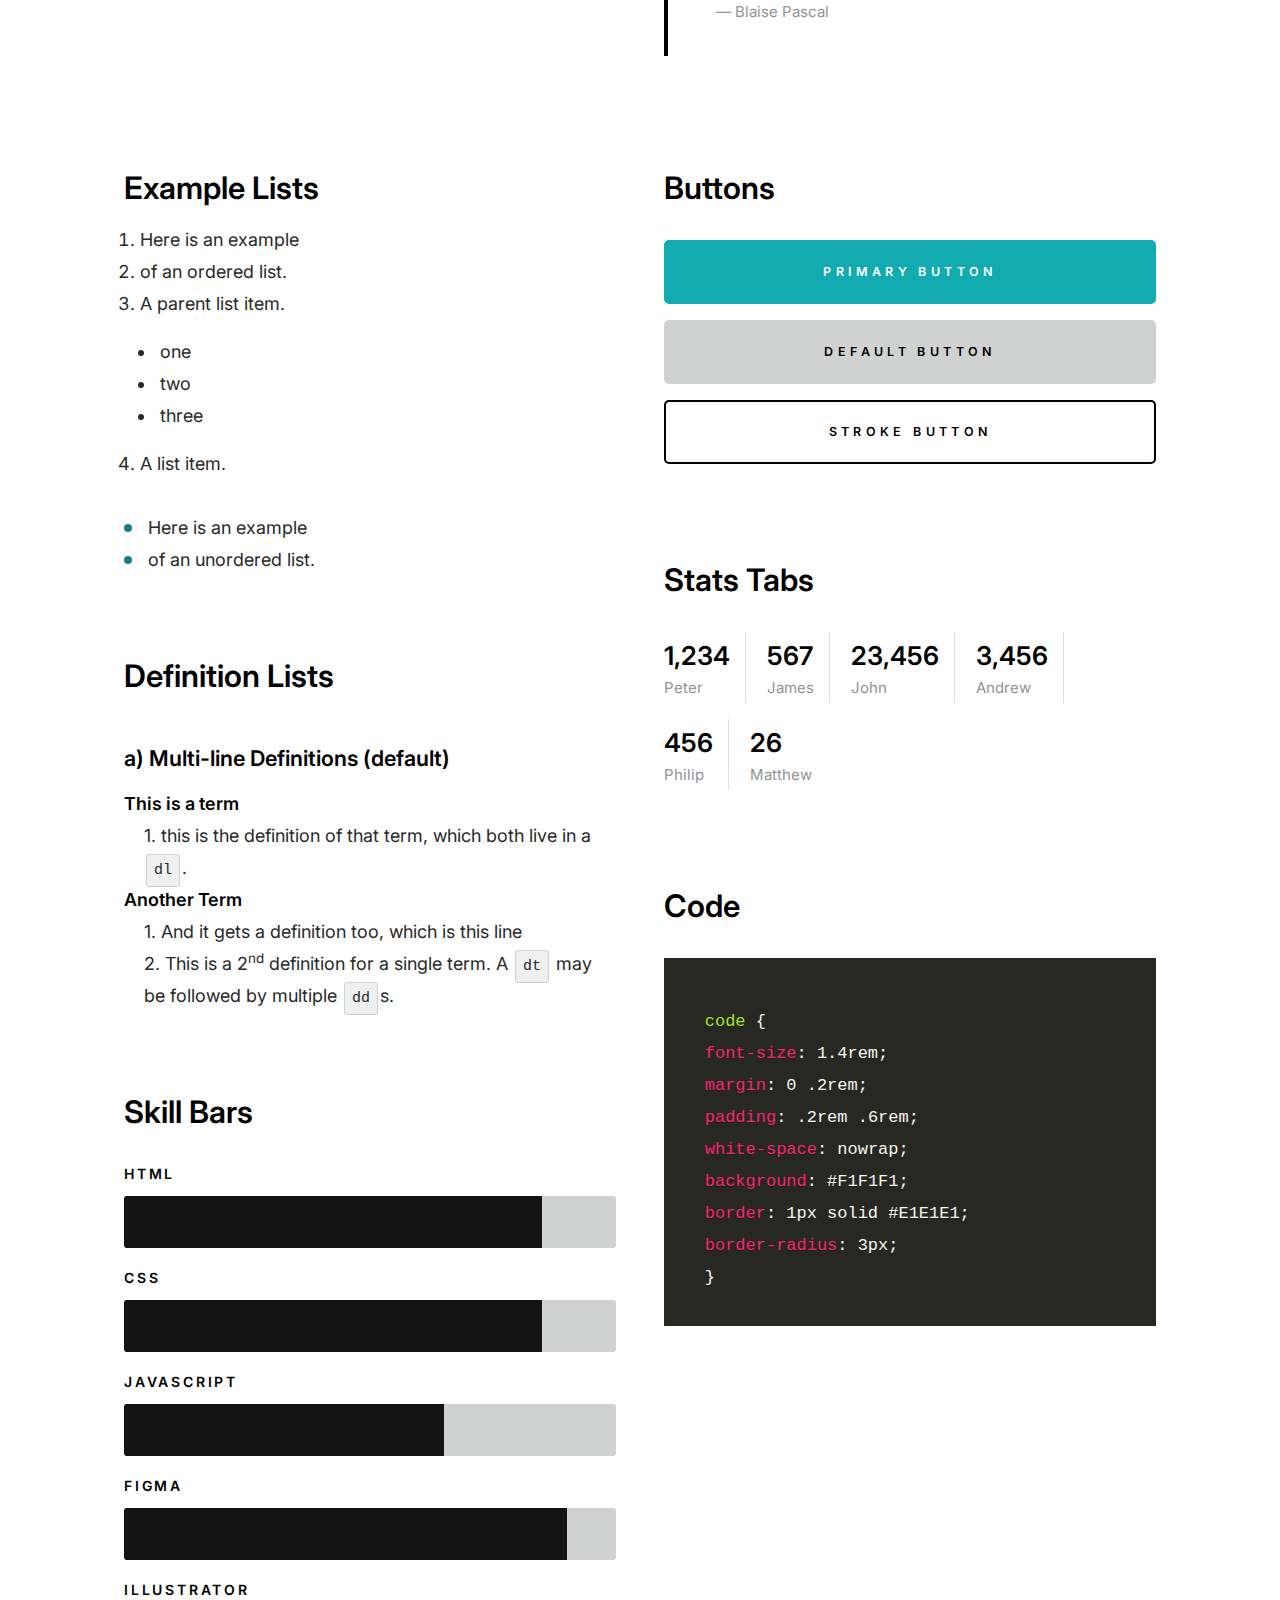
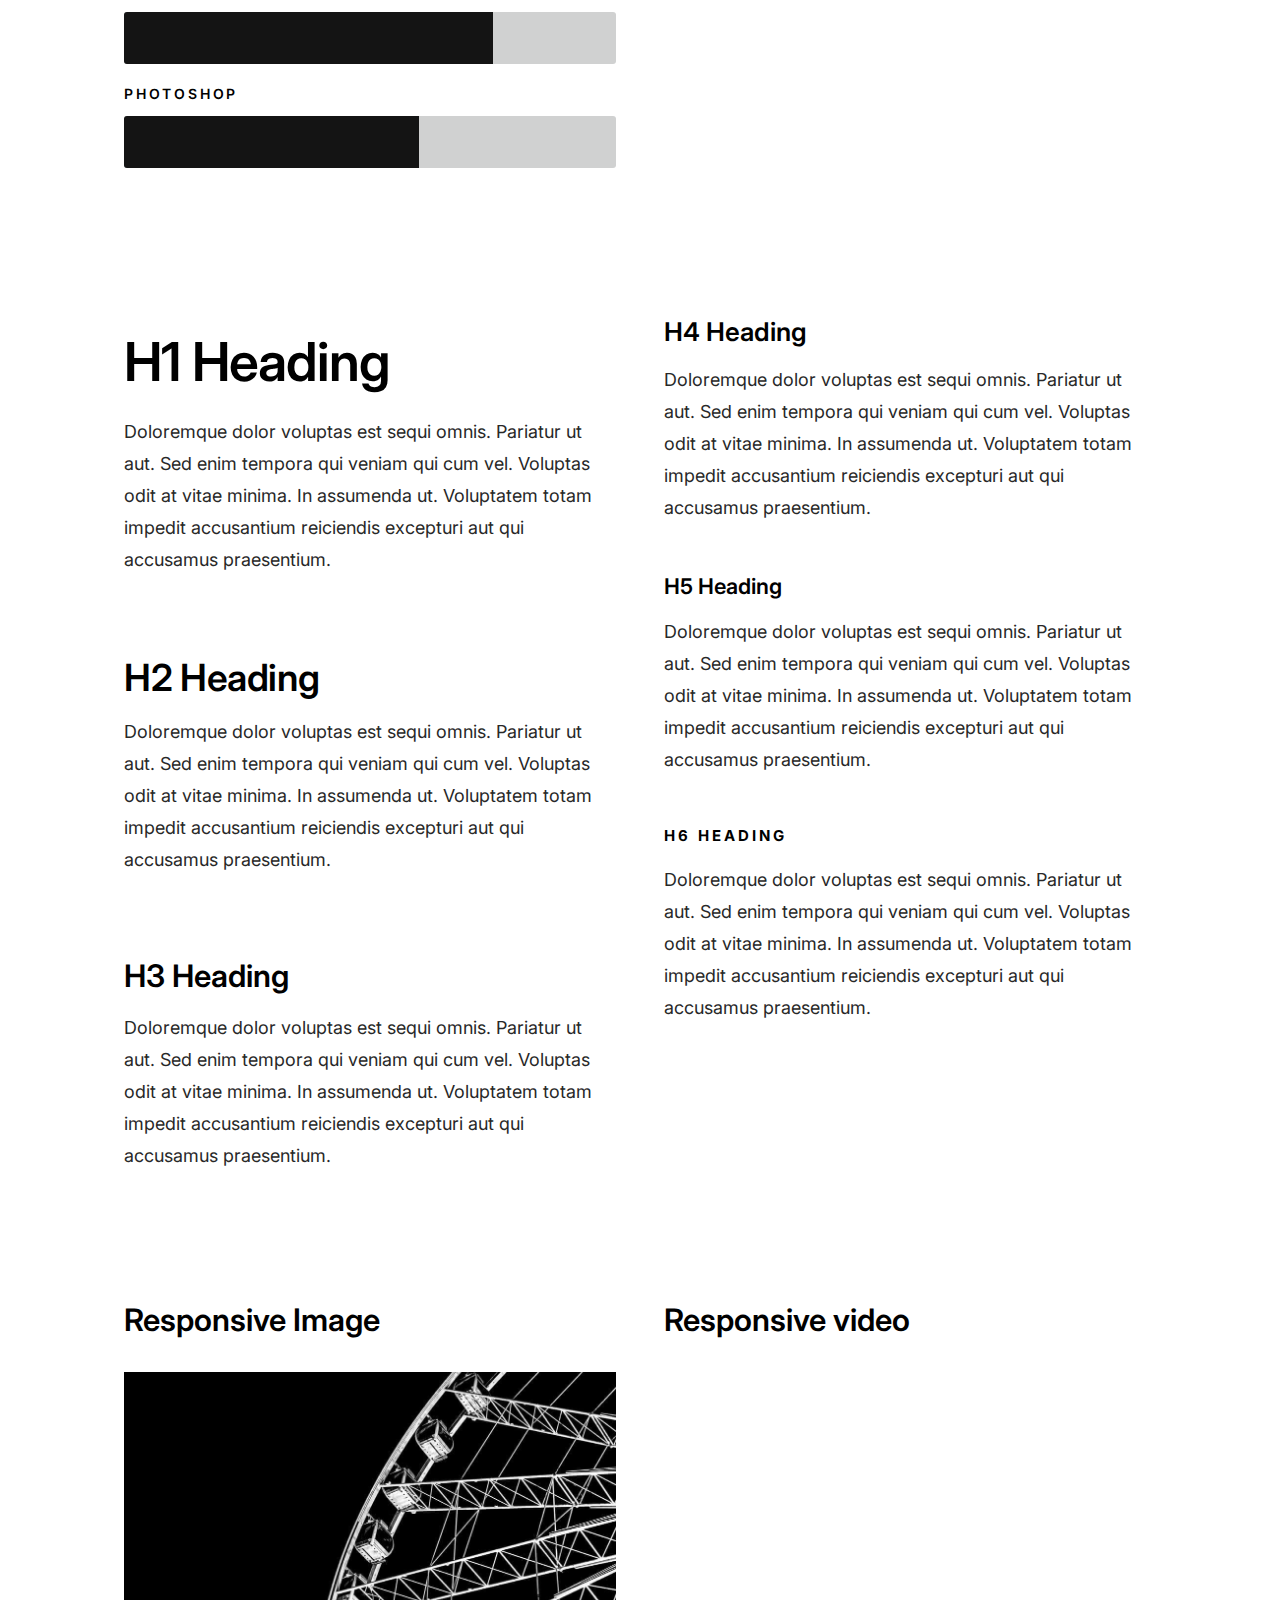
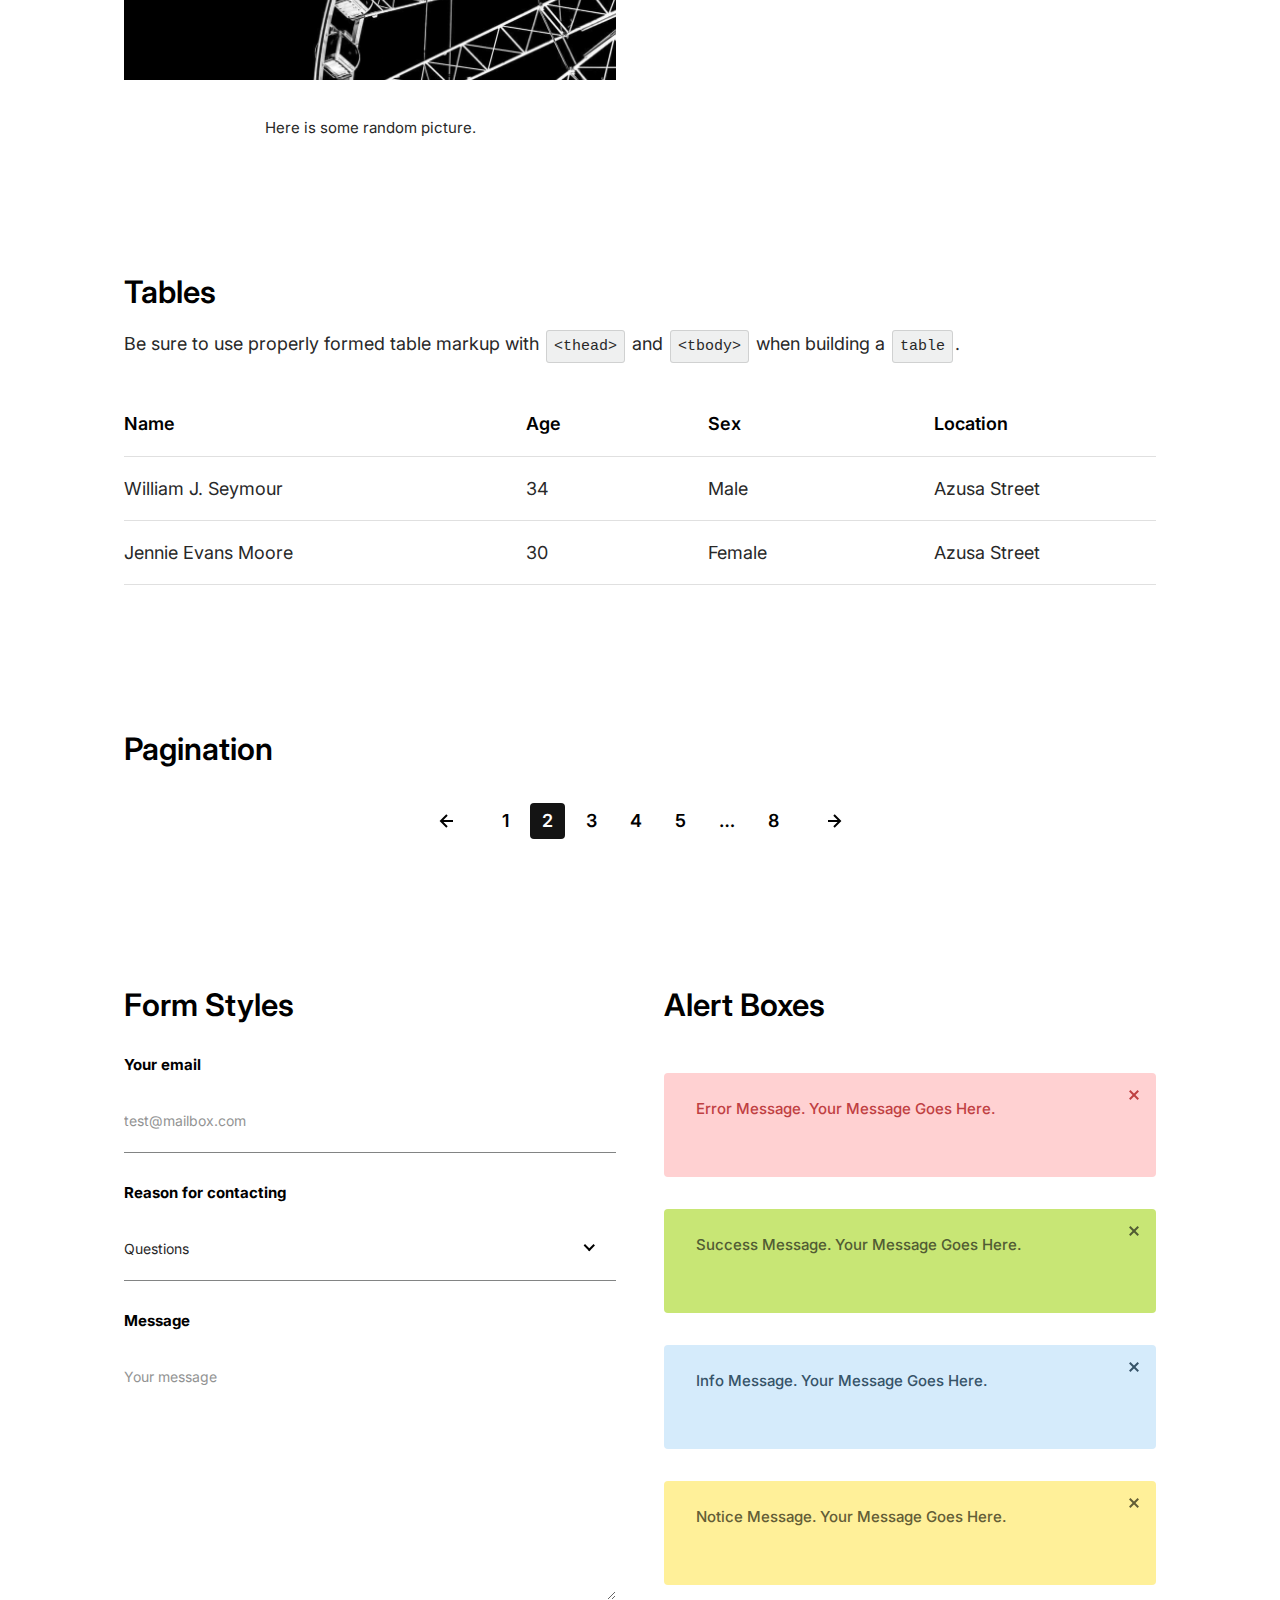
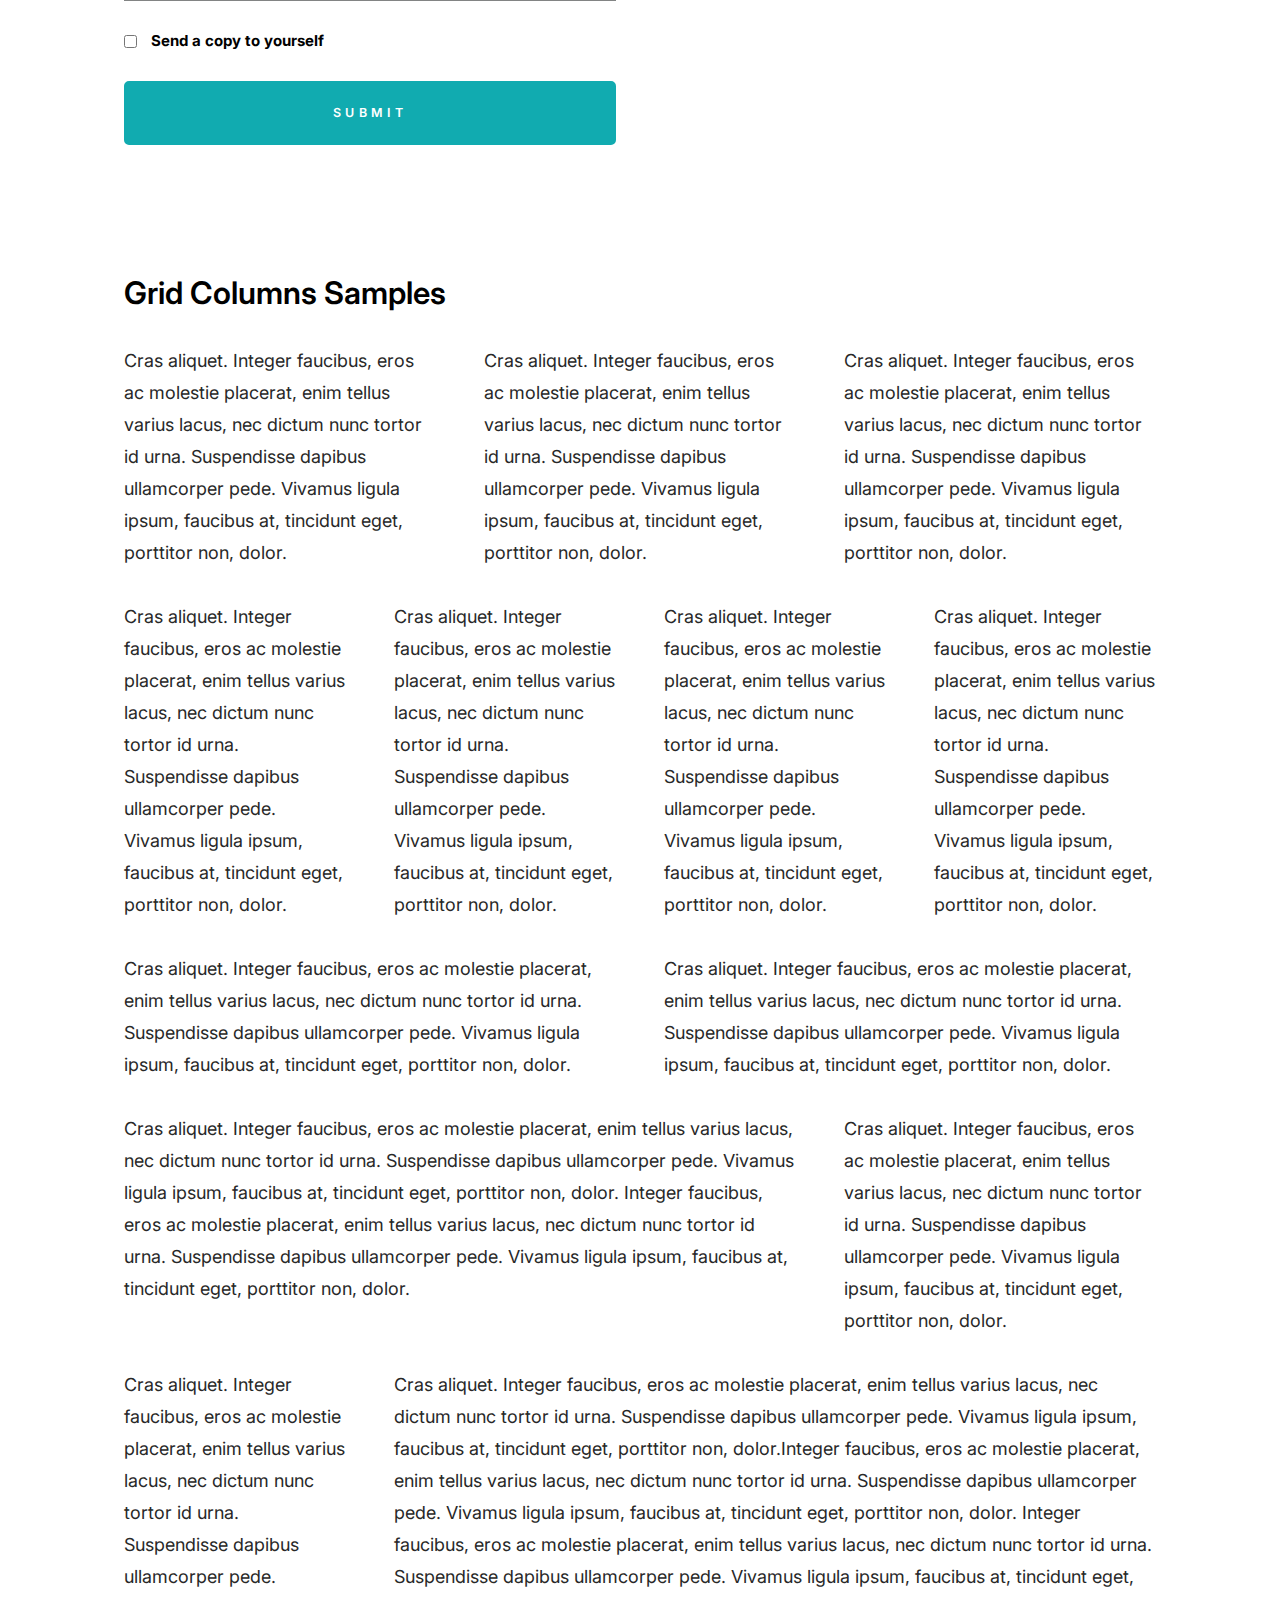
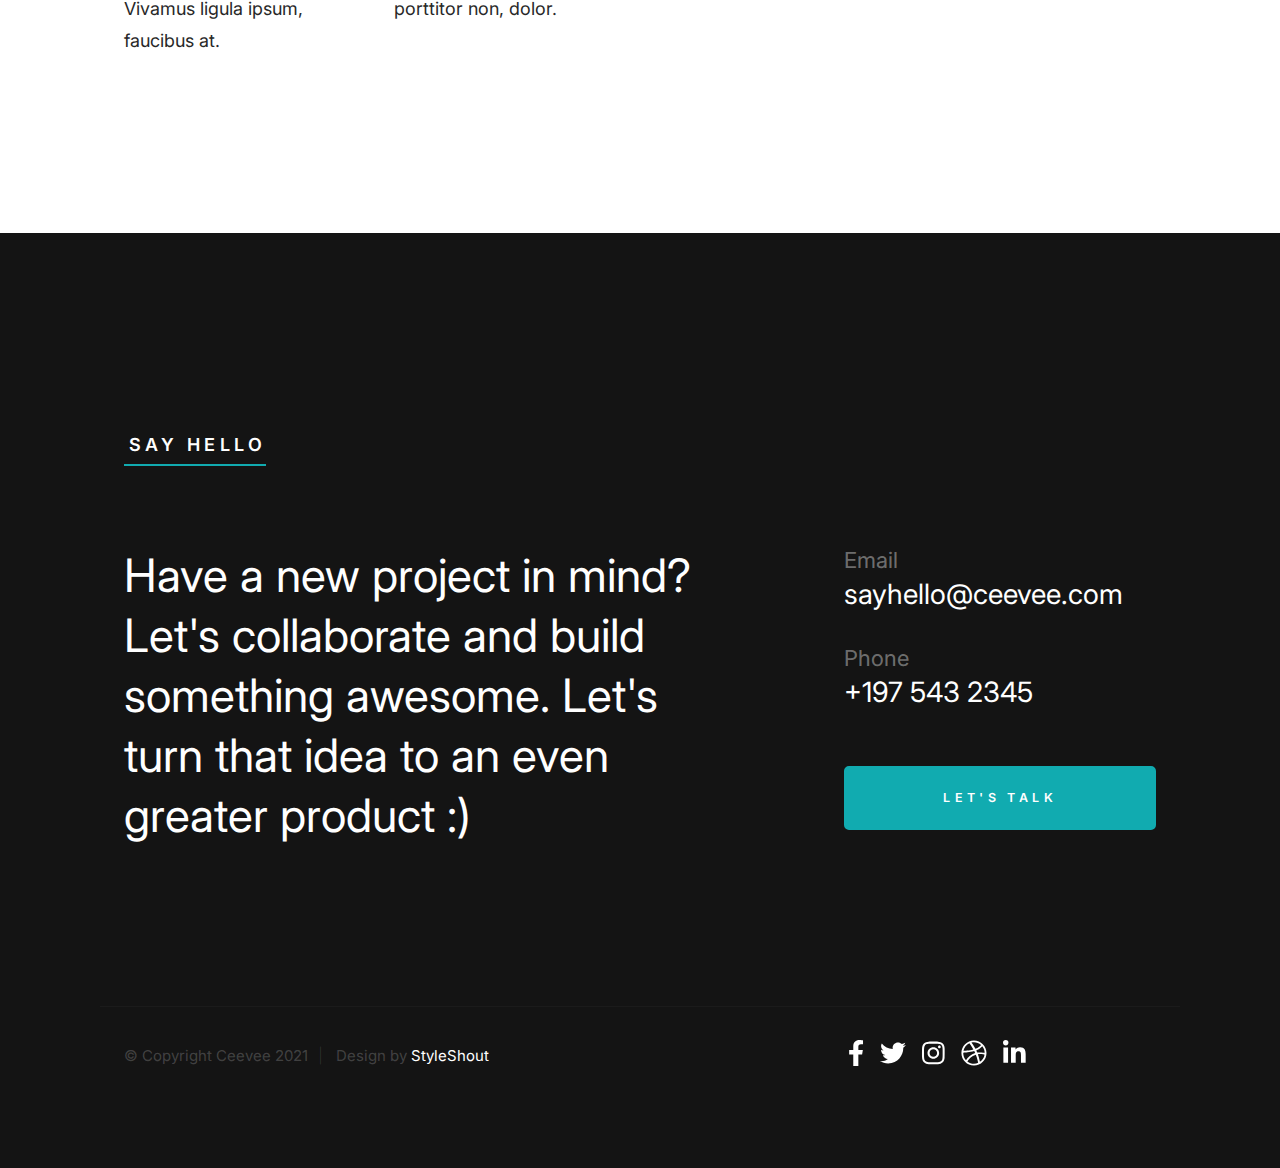
<file: styles.html>
<!DOCTYPE html>
<html class="no-js" lang="en">
<head>

    <!--- basic page needs
    ================================================== -->
    <meta charset="utf-8">
    <title>Styles - Ceevee 2.0</title>
    <meta name="description" content="">
    <meta name="author" content="">

    <!-- mobile specific metas
    ================================================== -->
    <meta name="viewport" content="width=device-width, initial-scale=1">

    <!-- CSS
    ================================================== -->
    <link rel="stylesheet" href="css/styles.css">
    <link rel="stylesheet" href="css/vendor.css">

    <style type="text/css" media="screen">
        .s-styles { 
            background-color: white;
            padding-top: calc(4.5 * var(--space));
            padding-bottom: calc(4.5 * var(--space));
            position: relative;
        }
        .s-styles .intro h1 {
            margin-top: 0;
        }
    </style>

    <!-- script
    ================================================== -->
    <script defer src="js/vendor/fontawesome/all.min.js"></script>

    <!-- favicons
    ================================================== -->
    <link rel="apple-touch-icon" sizes="180x180" href="apple-touch-icon.png">
    <link rel="icon" type="image/png" sizes="32x32" href="favicon-32x32.png">
    <link rel="icon" type="image/png" sizes="16x16" href="favicon-16x16.png">
    <link rel="manifest" href="site.webmanifest">

</head>

<body id="top" class="ss-preload">


    <!-- preloader
    ================================================== -->
    <div id="preloader">
        <div id="loader"></div>
    </div>


    <!-- header
    ================================================== -->
    <header class="s-header">
        <div class="row s-header__nav-wrap">
            <nav class="s-header__nav">
                <ul>
                    <li class="current"><a href="index.html">Home</a></li>
                    <li><a href="index.html#about">About</a></li>
                    <li><a href="index.html#resume">Resume</a></li>
                    <li><a href="index.html#portfolio">Works</a></li>
                    <li><a href="index.html#testimonials">Testimonials</a></li>
                    <li><a href="index.html#contact">Say Hello</a></li>
                </ul>
            </nav>
        </div> <!-- end row -->
        
        <a class="s-header__menu-toggle" href="#0" title="Menu">
            <span class="s-header__menu-icon"></span>
        </a>
    </header> <!-- end s-header -->


    <!-- hero
    ================================================== -->
    <section id="hero" class="s-hero target-section">

        <div class="s-hero__bg rellax" data-rellax-speed="-7"></div>

        <div class="row s-hero__content">
            <div class="column">

                <div class="s-hero__content-about">

                    <h1>I'm Jonathan Doe.</h1>

                    <h3>
                    I'm a Manila based <span>graphic designer</span>, <span>illustrator</span> and <span>webdesigner</span> creating awesome and
                    effective visual identities for companies of all sizes around the globe. Let's <a href="#about">start scrolling</a>
                    and learn more <a href="#about">about me</a>.
                    </h3>

                    <div class="s-hero__content-social">
                        <a href="#0"><i class="fab fa-facebook-square" aria-hidden="true"></i></a>
                        <a href="#0"><i class="fab fa-twitter" aria-hidden="true"></i></a>
                        <a href="#0"><i class="fab fa-instagram" aria-hidden="true"></i></a>
                        <a href="#0"><i class="fab fa-dribbble" aria-hidden="true"></i></a>
                        <a href="#0"><i class="fab fa-behance" aria-hidden="true"></i></a>
                        <a href="#0"><i class="fab fa-linkedin" aria-hidden="true"></i></a>
                    </div>

                </div> <!-- end s-hero__content-about -->

            </div>
        </div> <!-- s-hero__content -->

        <div class="s-hero__scroll">
            <a href="#styles" class="s-hero__scroll-link smoothscroll">
                <span class="scroll-arrow">
                    <svg xmlns="http://www.w3.org/2000/svg" width="24" height="24" viewBox="0 0 24 24" style="fill:rgba(0, 0, 0, 1);transform:;-ms-filter:"><path d="M18.707 12.707L17.293 11.293 13 15.586 13 6 11 6 11 15.586 6.707 11.293 5.293 12.707 12 19.414z"></path></svg>
                </span>
                <span class="scroll-text">Scroll Down</span>
            </a>
        </div> <!-- s-hero__scroll -->

    </section> <!-- end s-hero -->


    <!-- s-styles
    ================================================== -->
    <section id="styles" class="s-styles">

        <div class="row">

            <div class="column large-12 intro">

                <h1>Style Guide.</h1>

                <p class="lead">Lorem ipsum Officia elit ad tempor dolore est ex incididunt incididunt occaecat culpa deserunt 
                sunt labore in cillum ullamco magna in Excepteur consequat in reprehenderit proident mollit incididunt officia commodo.
                Duis ea officia sed dolor pariatur enim dolore dolore quis incididunt nulla exercitation commodo veniam et ea incididunt.
                </p>

                <hr class="fancy">
            </div>

        </div> <!-- end row -->

        <div class="row">

            <div class="column large-6 tab-12">

                <h3>Paragraph and Image</h3>

                <p><a href="#"><img width="120" height="120" class="h-pull-left" alt="sample-image" src="images/sample-image.jpg"></a>
                Lorem ipsum dolor sit amet, consectetuer adipiscing elit. Donec libero. Suspendisse bibendum.Cras id urna. Morbi 
                tincidunt, orci ac convallis aliquam, lectus turpis varius lorem, eu posuere nunc justo tempus leo. Donec mattis, 
                purus nec placerat bibendum, dui pede condimentum odio, ac blandit ante orci ut diam. Cras fringilla magna. 
                Phasellus suscipit, leo a pharetra condimentum, lorem tellus eleifend magna, eget fringilla velit magna id 
                neque posuere nunc justo tempus leo. </p>

                <p>
                Lorem ipsum dolor sit amet, consectetuer adipiscing elit. Donec libero. Suspendisse bibendum. Cras id urna. 
                Morbi tincidunt, orci ac convallis aliquam, lectus turpis varius lorem, eu posuere nunc justo tempus leo. 
                Donec mattis, purus nec placerat bibendum, dui pede condimentumodio, ac blandit ante orci ut diam.	
                </p>

                <p>A <a href="#">link</a>,
                <abbr title="this really isn't a very good description">abbrebation</abbr>,
                <strong>strong text</strong>,
                <em>em text</em>,
                <del>deleted text</del>, and
                <mark>this is a mark text.</mark>
                <code>.code</code>
                </p>

            </div>

            <div class="column large-6 tab-12">

                <h3>Drop Caps</h3>

                <p class="drop-cap">Far far away, behind the word mountains, far from the countries Vokalia and Consonantia,
                there live the blind texts. Separated they live in Bookmarksgrove right at the coast of the
                Semantics, a large language ocean. A small river named Duden flows by their place and supplies it with the 
                necessary regelialia. Morbi tincidunt, orci ac convallis aliquam, lectus turpis varius lorem, 
                euposuere nunc justo tempus leo. Donec mattis, purus nec placerat bibendum, dui pede condimentum odio, 
                ac blandit ante orci ut diam. Cras fringilla magna. Phasellus suscipit, leo a pharetra condimentum, 
                lorem tellus eleifend magna, eget fringilla velit magna id neque.
                </p>

                <h3>Small Print</h3>

                <p><small>Lorem ipsum dolor sit amet, consectetuer adipiscing elit. Donec libero.</small></p>

            </div>

        </div> <!-- end row -->

        <div class="row">

            <div class="column large-6 tab-12">

                <h3 class="h-add-bottom">Pull Quotes</h3>

                <p>
                Perspiciatis nemo unde et nobis modi consequatur officia amet. Ut enim 
                tenetur provident maiores. Perspiciatis asperiores incidunt sequi 
                quisquam. Enim aut. 
                </p>

                <figure class="pull-quote">
                    <blockquote>
                        <p>
                        When you look in the eyes of grace, when you meet grace, 
                        when you embrace grace, when you see the nail prints in 
                        grace’s hands and the fire in his eyes, when you feel his 
                        relentless love for you - it will not motivate you to sin. 
                        It will motivate you to righteousness.
                        </p>

                        <footer>
                            <cite>Judah Smith</cite>
                        </footer>
                    </blockquote>
                </figure>

            </div>

            <div class="column large-6 tab-12">

                <h3 class="h-add-bottom">Block Quotes</h3>

                <blockquote cite="http://where-i-got-my-info-from.com">
                    <p>
                    For God so loved the world, that he gave his only Son, that whoever believes in 
                    him should not perish but have eternal life. For God did not send his Son into 
                    the world to condemn the world, but in order that the world might be 
                    saved through him.
                    </p>

                    <footer>
                        <cite>
                            <a href="#0">John 3:16-17 ESV</a>
                        </cite>
                    </footer>

                </blockquote>

                <blockquote>
                    <p>There is a God-shaped vacuum in the heart of each man which cannot be satisfied 
                    by any created thing but only by God the Creator.</p>

                    <footer>
                        <cite>Blaise Pascal</cite>
                    </footer>

                </blockquote>

            </div>

        </div> <!-- end row -->

        <div class="row h-add-half-bottom">

            <div class="column large-6 tab-12">

                <h3>Example Lists</h3>

                <ol>
                    <li>Here is an example</li>
                    <li>of an ordered list.</li>
                    <li>A parent list item.
                        <ul>
                            <li>one</li>
                            <li>two</li>
                            <li>three</li>
                        </ul>
                        </li>
                        <li>A list item.</li>
                    </ol>

                <ul class="disc">
                    <li>Here is an example</li>
                    <li>of an unordered list.</li>
                </ul>

                <h3>Definition Lists</h3>

                <h5>a) Multi-line Definitions (default) </h5>

                <dl class="dictionary-style">
                    <dt><strong>This is a term</strong></dt>
                        <dd>this is the definition of that term, which both live in a <code>dl</code>.</dd>
                    <dt><strong>Another Term</strong></dt>
                        <dd>And it gets a definition too, which is this line</dd>
                        <dd>This is a 2<sup>nd</sup> definition for a single term. A <code>dt</code> may be followed by multiple <code>dd</code>s.</dd>
                </dl>

                <h3 class="h-add-bottom">Skill Bars</h3>

                <ul class="skill-bars-fat">
                    <li>
                    <div class="progress percent85"></div>
                    <strong>HTML</strong>
                    </li>
                    <li>
                    <div class="progress percent85"></div>
                    <strong>CSS</strong>
                    </li>
                    <li>
                    <div class="progress percent65"></div>
                    <strong>Javascript</strong>
                    </li>
                    <li>
                    <div class="progress percent90"></div>
                    <strong>Figma</strong>
                    </li>
                    <li>
                    <div class="progress percent75"></div>
                    <strong>Illustrator</strong>
                    </li>
                    <li>
                    <div class="progress percent60"></div>
                    <strong>Photoshop</strong>
                    </li>
                </ul>

            </div>

            <div class="column large-6 tab-12">

                <h3 class="h-add-bottom">Buttons</h3>

                <p>
                    <a class="btn btn--primary h-full-width" href="#0">Primary Button</a>
                    <a class="btn h-full-width" href="#0">Default Button</a>
                    <a class="btn btn--stroke h-full-width" href="#0">Stroke Button</a>
                </p>

                <h3>Stats Tabs</h3>

                <ul class="stats-tabs">
                    <li><a href="#0">1,234 <em>Peter</em></a></li>
                    <li><a href="#0">567 <em>James</em></a></li>
                    <li><a href="#0">23,456 <em>John</em></a></li>
                    <li><a href="#0">3,456 <em>Andrew</em></a></li>
                    <li><a href="#0">456 <em>Philip</em></a></li>
                    <li><a href="#0">26 <em>Matthew</em></a></li>
                </ul>

                <h3 class="h-add-bottom">Code</h3>

<pre><code class="language-css">
    code {
    font-size: 1.4rem;
    margin: 0 .2rem;
    padding: .2rem .6rem;
    white-space: nowrap;
    background: #F1F1F1;
    border: 1px solid #E1E1E1;	
    border-radius: 3px;
    }
</code></pre>

            </div>

        </div> <!-- end row -->

        <div class="row h-add-half-bottom">

            <div class="column large-6 tab-12">
                    
                <h1>H1 Heading</h1>
                <p>Doloremque dolor voluptas est sequi omnis. Pariatur ut aut. Sed enim tempora qui veniam qui cum vel. 
                Voluptas odit at vitae minima. In assumenda ut. Voluptatem totam impedit accusantium reiciendis excepturi aut qui accusamus praesentium.</p>

                <h2>H2 Heading</h2>
                <p>Doloremque dolor voluptas est sequi omnis. Pariatur ut aut. Sed enim tempora qui veniam qui cum vel. 
                Voluptas odit at vitae minima. In assumenda ut. Voluptatem totam impedit accusantium reiciendis excepturi aut qui accusamus praesentium.</p>

                <h3>H3 Heading</h3>
                <p>Doloremque dolor voluptas est sequi omnis. Pariatur ut aut. Sed enim tempora qui veniam qui cum vel. 
                Voluptas odit at vitae minima. In assumenda ut. Voluptatem totam impedit accusantium reiciendis excepturi aut qui accusamus praesentium.</p>

                
            </div>

            <div class="column large-6 tab-12">
                <h4>H4 Heading</h4>
                <p>Doloremque dolor voluptas est sequi omnis. Pariatur ut aut. Sed enim tempora qui veniam qui cum vel. 
                Voluptas odit at vitae minima. In assumenda ut. Voluptatem totam impedit accusantium reiciendis excepturi aut qui accusamus praesentium.</p>

                <h5>H5 Heading</h5>
                <p>Doloremque dolor voluptas est sequi omnis. Pariatur ut aut. Sed enim tempora qui veniam qui cum vel. 
                Voluptas odit at vitae minima. In assumenda ut. Voluptatem totam impedit accusantium reiciendis excepturi aut qui accusamus praesentium.</p>

                <h6>H6 Heading</h6>
                <p>Doloremque dolor voluptas est sequi omnis. Pariatur ut aut. Sed enim tempora qui veniam qui cum vel. 
                Voluptas odit at vitae minima. In assumenda ut. Voluptatem totam impedit accusantium reiciendis excepturi aut qui accusamus praesentium.</p>
    
                
            </div>

        </div> <!-- end row -->

        <div class="row h-add-half-bottom">

            <div class="column large-6 tab-12">

                <h3 class="h-add-bottom">Responsive Image</h3>

                <figure>
                    <img src="images/wheel-500.jpg" 
                    srcset="images/wheel-1000.jpg 1000w, 
                    images/wheel-500.jpg 500w" 
                    sizes="(max-width: 1000px) 100vw, 1000px" alt="">

                    <figcaption>
                        Here is some random picture.
                    </figcaption>
                </figure>

            </div>

            <div class="column large-6 tab-12">

                <h3 class="h-add-bottom">Responsive video</h3>

                <div class="video-container">
                <iframe title="vimeo-player" src="https://player.vimeo.com/video/14592941" width="640" height="360" frameborder="0" allowfullscreen></iframe>                
                </div>

            </div>
            
        </div> <!-- end row -->

        <div class="row h-add-bottom">

            <div class="column large-12">

                <h3>Tables</h3>
                <p>Be sure to use properly formed table markup with <code>&lt;thead&gt;</code> and <code>&lt;tbody&gt;</code> when building a <code>table</code>.</p>

                <div class="table-responsive">

                    <table>
                            <thead>
                            <tr>
                                <th>Name</th>
                                <th>Age</th>
                                <th>Sex</th>
                                <th>Location</th>
                            </tr>
                            </thead>
                            <tbody>
                            <tr>
                                <td>William J. Seymour</td>
                                <td>34</td>
                                <td>Male</td>
                                <td>Azusa Street</td>
                            </tr>
                            <tr>
                                <td>Jennie Evans Moore</td>
                                <td>30</td>
                                <td>Female</td>
                                <td>Azusa Street</td>
                            </tr>
                            </tbody>
                    </table>

                </div>

            </div>
            
        </div> <!-- end row -->

        <div class="row">

            <div class="column large-12">
                <h3>Pagination</h3>

                <nav class="pgn">
                    <ul>
                        <li>
                            <a class="pgn__prev" href="#0">
                                <svg xmlns="http://www.w3.org/2000/svg" width="24" height="24" viewBox="0 0 24 24"><path d="M12.707 17.293L8.414 13H18v-2H8.414l4.293-4.293-1.414-1.414L4.586 12l6.707 6.707z"/></svg>
                            </a>
                        </li>
                        <li><a class="pgn__num" href="#0">1</a></li>
                        <li><span class="pgn__num current">2</span></li>
                        <li><a class="pgn__num" href="#0">3</a></li>
                        <li><a class="pgn__num" href="#0">4</a></li>
                        <li><a class="pgn__num" href="#0">5</a></li>
                        <li><span class="pgn__num dots">…</span></li>
                        <li><a class="pgn__num" href="#0">8</a></li>
                        <li>
                            <a class="pgn__next" href="#0">
                                <svg xmlns="http://www.w3.org/2000/svg" width="24" height="24" viewBox="0 0 24 24"><path d="M11.293 17.293l1.414 1.414L19.414 12l-6.707-6.707-1.414 1.414L15.586 11H6v2h9.586z"/></svg>
                            </a>
                        </li>
                    </ul>
                </nav>
            </div>

        </div> <!-- end row -->


        <div class="row">

            <div class="column large-6 tab-12">

                <h3 class="h-add-bottom">Form Styles</h3>

                <form>
                    <div>
                        <label for="sampleInput">Your email</label>
                        <input class="h-full-width" type="email" placeholder="test@mailbox.com" id="sampleInput">
                    </div>
                    <div>
                        <label for="sampleRecipientInput">Reason for contacting</label>
                        <div class="ss-custom-select">
                            <select class="h-full-width" id="sampleRecipientInput">
                                <option value="Option 1">Questions</option>
                                <option value="Option 2">Report</option>
                                <option value="Option 3">Others</option>
                            </select>
                        </div>
                    </div>
                    
                    <label for="exampleMessage">Message</label>
                    <textarea class="h-full-width" placeholder="Your message" id="exampleMessage"></textarea>

                    <label class="h-add-bottom">
                        <input type="checkbox">
                        <span class="label-text">Send a copy to yourself</span>
                    </label>
                
                    <input class="btn--primary h-full-width" type="submit" value="Submit">
                </form>

            </div>

            <div class="column large-6 tab-12">

                <h3>Alert Boxes</h3>

                <br>
                
                <div class="alert-box alert-box--error">
                    <p>Error Message. Your Message Goes Here.</p>
                    <span class="alert-box__close"></span>
                </div><!-- end error -->
                        
                <div class="alert-box alert-box--success">
                    <p>Success Message. Your Message Goes Here.</p>
                    <span class="alert-box__close"></span>
                </div><!-- end success -->
                        
                <div class="alert-box alert-box--info">
                    <p>Info Message. Your Message Goes Here.</p>
                    <span class="alert-box__close"></span>
                </div><!-- end info -->
                        
                <div class="alert-box alert-box--notice">
                    <p>Notice Message. Your Message Goes Here.</p>
                    <span class="alert-box__close"></span>
                </div><!-- end notice -->
            
            </div>

        </div> <!-- end row -->

        <div class="row">

            <div class="large-12 column">
               <h3 class="h-add-bottom">Grid Columns Samples</h3>
            </div>
   
        </div> <!-- Row End-->


        <div class="row">
   
            <div class="large-4 mob-12 column">
                <p>
                Cras aliquet. Integer faucibus, eros ac molestie placerat, enim tellus varius lacus,
                nec dictum nunc tortor id urna. Suspendisse dapibus ullamcorper pede. Vivamus ligula ipsum,
                faucibus at, tincidunt eget, porttitor non, dolor. 
                </p>
             </div>
   
            <div class="large-4 mob-12 column">
                <p>
                Cras aliquet. Integer faucibus, eros ac molestie placerat, enim tellus varius lacus,
                nec dictum nunc tortor id urna. Suspendisse dapibus ullamcorper pede. Vivamus ligula ipsum,
                faucibus at, tincidunt eget, porttitor non, dolor. 
                </p>
            </div>
   
            <div class="large-4 mob-12 column">
                <p>
                Cras aliquet. Integer faucibus, eros ac molestie placerat, enim tellus varius lacus,
                nec dictum nunc tortor id urna. Suspendisse dapibus ullamcorper pede. Vivamus ligula ipsum,
                faucibus at, tincidunt eget, porttitor non, dolor. 
                </p>
            </div>
   
        </div>
   
        <div class="row">
   
            <div class="large-3 tab-6 mob-12 column">
                <p>
                Cras aliquet. Integer faucibus, eros ac molestie placerat, enim tellus varius lacus,
                nec dictum nunc tortor id urna. Suspendisse dapibus ullamcorper pede. Vivamus ligula ipsum,
                faucibus at, tincidunt eget, porttitor non, dolor. 
                </p>
            </div>
   
            <div class="large-3 tab-6 mob-12 column">
                <p>
                Cras aliquet. Integer faucibus, eros ac molestie placerat, enim tellus varius lacus,
                nec dictum nunc tortor id urna. Suspendisse dapibus ullamcorper pede. Vivamus ligula ipsum,
                faucibus at, tincidunt eget, porttitor non, dolor. 
                </p>
            </div>
   
            <div class="large-3 tab-6 mob-12 column">
                <p>
                Cras aliquet. Integer faucibus, eros ac molestie placerat, enim tellus varius lacus,
                nec dictum nunc tortor id urna. Suspendisse dapibus ullamcorper pede. Vivamus ligula ipsum,
                faucibus at, tincidunt eget, porttitor non, dolor. 
                </p>
            </div>
   
            <div class="large-3 tab-6 mob-12 column">
                <p>
                Cras aliquet. Integer faucibus, eros ac molestie placerat, enim tellus varius lacus,
                nec dictum nunc tortor id urna. Suspendisse dapibus ullamcorper pede. Vivamus ligula ipsum,
                faucibus at, tincidunt eget, porttitor non, dolor. 
                </p>
            </div>
   
        </div>
   
        <div class="row">
   
            <div class="large-6 mob-12 column">
                <p>
                Cras aliquet. Integer faucibus, eros ac molestie placerat, enim tellus varius lacus,
                nec dictum nunc tortor id urna. Suspendisse dapibus ullamcorper pede. Vivamus ligula ipsum,
                faucibus at, tincidunt eget, porttitor non, dolor. 
                </p>
            </div>
   
            <div class="large-6 mob-12 column">
                <p>
                Cras aliquet. Integer faucibus, eros ac molestie placerat, enim tellus varius lacus,
                nec dictum nunc tortor id urna. Suspendisse dapibus ullamcorper pede. Vivamus ligula ipsum,
                faucibus at, tincidunt eget, porttitor non, dolor. 
                </p>
            </div>
   
        </div>
   
        <div class="row">
   
            <div class="large-8 tab-7 mob-12 column">
                <p>
                Cras aliquet. Integer faucibus, eros ac molestie placerat, enim tellus varius lacus,
                nec dictum nunc tortor id urna. Suspendisse dapibus ullamcorper pede. Vivamus ligula ipsum,
                faucibus at, tincidunt eget, porttitor non, dolor. Integer faucibus, eros ac molestie placerat, enim tellus varius lacus,
                nec dictum nunc tortor id urna. Suspendisse dapibus ullamcorper pede. Vivamus ligula ipsum,
                faucibus at, tincidunt eget, porttitor non, dolor.
                </p>
            </div>
   
            <div class="large-4 tab-5 mob-12 column">
                <p>
                Cras aliquet. Integer faucibus, eros ac molestie placerat, enim tellus varius lacus,
                nec dictum nunc tortor id urna. Suspendisse dapibus ullamcorper pede. Vivamus ligula ipsum,
                faucibus at, tincidunt eget, porttitor non, dolor. 
                </p>
            </div>
   
         </div>
   
         <div class="row">
   
            <div class="large-3 tab-5 mob-12 column">
                <p>
                Cras aliquet. Integer faucibus, eros ac molestie placerat, enim tellus varius lacus,
                nec dictum nunc tortor id urna. Suspendisse dapibus ullamcorper pede. Vivamus ligula ipsum,
                faucibus at. 
                </p>
             </div>
   
            <div class="large-9 tab-7 mob-12 column">
                <p>
                Cras aliquet. Integer faucibus, eros ac molestie placerat, enim tellus varius lacus,
                nec dictum nunc tortor id urna. Suspendisse dapibus ullamcorper pede. Vivamus ligula ipsum,
                faucibus at, tincidunt eget, porttitor non, dolor.Integer faucibus, eros ac molestie placerat, enim tellus varius lacus,
                nec dictum nunc tortor id urna. Suspendisse dapibus ullamcorper pede. Vivamus ligula ipsum,
                faucibus at, tincidunt eget, porttitor non, dolor. Integer faucibus, eros ac molestie placerat, enim tellus varius lacus,
                nec dictum nunc tortor id urna. Suspendisse dapibus ullamcorper pede. Vivamus ligula ipsum,
                faucibus at, tincidunt eget, porttitor non, dolor.
                </p>
             </div>
   
         </div> 

    </section> <!-- end s-styles -->


    <!-- contact
    ================================================== -->
    <section id="contact" class="s-contact target-section">

        <div class="row s-contact__header">
            <div class="column large-12">
                <h3 class="section-header-allcaps">Say Hello</h3>
            </div>
        </div>

        <div class="row s-contact__content">

            <div class="column large-7 medium-12">

                <h4 class="huge-text">
                Have a new project in mind? Let's collaborate and build something awesome. 
                Let's turn that idea to an even greater product :)
                </h4>

            </div>

            <div class="column large-4 medium-12">

                <div class="row contact-infos">
                    <div class="column large-12 medium-6 tab-12">
                        <div class="contact-block">
                            <h5 class="contact-block__header">
                                Email
                            </h5>
                            <p class="contact-block__content">
                                <a class="mailtoui" href="mailto:sayhello@ceevee.com">sayhello@ceevee.com</a>
                            </p>
                        </div> <!-- end contact-block -->
                    </div>
                    <div class="column large-12 medium-6 tab-12">
                        <div class="contact-block">
                            <h5 class="contact-block__header">
                                Phone
                            </h5>
                            <p class="contact-block__content">
                                <a href="tel:+1975432345">+197 543 2345</a>
                            </p>
                        </div> <!-- end contact-block -->
                    </div>

                    <div class="column large-12">
                        <a href="mailto:sayhello@ceevee.com" class="mailtoui btn btn--primary h-full-width">Let's Talk</a>
                    </div>
                </div> <!-- end contact-infos -->

            </div>
        </div> <!-- s-contact__content -->

    </section> <!-- end s-contact -->
    

    <!-- footer
    ================================================== -->
    <footer class="s-footer">
        <div class="row">
            <div class="column large-4 medium-6 w-1000-stack s-footer__social-block">
                <ul class="s-footer__social">
                    <li><a href="#0"><i class="fab fa-facebook-f" aria-hidden="true"></i></a></li>
                    <li><a href="#0"><i class="fab fa-twitter" aria-hidden="true"></i></a></li>
                    <li><a href="#0"><i class="fab fa-instagram" aria-hidden="true"></i></a></li>
                    <li><a href="#0"><i class="fab fa-dribbble" aria-hidden="true"></i></a></li>
                    <li><a href="#0"><i class="fab fa-linkedin-in" aria-hidden="true"></i></a></li>
                </ul>
            </div>

            <div class="column large-7 medium-6 w-1000-stack ss-copyright">
                <span>© Copyright Ceevee 2021</span> 
                <span>Design by <a href="https://www.styleshout.com/">StyleShout</a></span>
            </div>
        </div>

        <div class="ss-go-top">
            <a class="smoothscroll" title="Back to Top" href="#top">
                <svg xmlns="http://www.w3.org/2000/svg" viewBox="0 0 24 24"><path d="M6 4h12v2H6zm5 10v6h2v-6h5l-6-6-6 6z"/></svg>
             </a>
        </div> <!-- end ss-go-top -->
    </footer>


    <!-- Java Script
    ================================================== -->
    <script src="js/plugins.js"></script>
    <script src="js/main.js"></script>

</body>

</html>
</file>
<file: assets/css/styles.css>
/* =================================================================== 
 * Ceevee Main Stylesheet
 * Template Ver. 2.0.0
 * 01-03-2021
 * ------------------------------------------------------------------
 *
 * TOC:
 * # settings and variables
 *      ## fonts
 *      ## colors
 *      ## vertical spacing and typescale
 *      ## grid variables
 * # normalize
 * # basic/base setup styles
 *      ## media
 *      ## typography resets
 *      ## links
 *      ## inputs
 * # Grid v3.0.0
 *      ## medium screen devices
 *      ## tablets
 *      ## mobile devices
 *      ## small mobile devices <= 400px
 * # block grids
 *      ## block grids - medium screen devices
 *      ## block grids - tablets
 *      ## block grids - mobile devices
 *      ## block grids - small mobile devices <= 400px
 * # MISC 
 * # custom grid, block grid STACK breakpoints
 * # base style overrides 
 *      ## links
 * # typography & general theme styles
 *      ## Lists
 *      ## responsive video container
 *      ## floated image
 *      ## tables
 *      ## spacing
 * # preloader
 *      ## page loaded
 * # forms 
 *      ## Style Placeholder Text
 * # buttons 
 * # additional components
 *      ## skillbars
 *      ## alert box
 *      ## pagination 
 * # common and reusable styles
 *      ## animation stuff 
 *      ## MailtoUI style overrides
 * # site header
 *      ## header nav
 *      ## mobile menu toggle 
 * # hero
 *      ## hero content
 *      ## hero social
 *      ## hero scrolldown
 *      ## animate intro content
 * # resume 
 *      ## resume block
 * # portfolio
 *      ## portfolio list
 *      ## modal popup
 * # CTA
 * # testimonials
 *      ## swiper style overrides
 *      ## testimonial slider 
 * # contact
 *      ## contact block
 * # footer
 *      ## footer social
 *      ## copyright
 *      ## go top
 *
 * ------------------------------------------------------------------ */


/* ===================================================================
 * # settings and variables
 *
 * ------------------------------------------------------------------- */

/* ------------------------------------------------------------------- 
 * ## fonts
 * ------------------------------------------------------------------- */
@import url("https://fonts.googleapis.com/css2?family=IBM+Plex+Serif:ital,wght@0,300;0,400;0,500;0,600;0,700;1,200;1,300;1,400;1,500;1,600&family=Inter:wght@300;400;500;600;700&display=swap");
:root {
    --font-1: "Inter", sans-serif;
    --font-2: "IBM Plex Serif", serif;
    /* monospace
     */
    --font-mono: Consolas, "Andale Mono", Courier, "Courier New", monospace;
}

/* ------------------------------------------------------------------- 
 * ## colors
 * ------------------------------------------------------------------- */
:root {
    /* color-1(#11ABB0)
     * color-2(#F06000)
     * color-3(#204C39) Dark green
     */
    --color-1: hsla(182, 82%, 38%, 1);
    --color-2: hsla(24, 100%, 47%, 1);
    --color-3: hsla(154, 41%, 21%, 1);
    --color-4: hsla(198, 100%, 50%, 1);

    /* theme color variations
     */
    --color-1-lighter: hsla(182, 82%, 58%, 1);
    --color-1-light  : hsla(182, 82%, 48%, 1);
    --color-1-dark   : hsla(182, 82%, 28%, 1);
    --color-1-darker : hsla(182, 82%, 18%, 1);
    --color-2-lighter: hsla(24, 100%, 67%, 1);
    --color-2-light  : hsla(24, 100%, 57%, 1);
    --color-2-dark   : hsla(24, 100%, 37%, 1);
    --color-2-darker : hsla(24, 100%, 27%, 1);

    /* feedback colors
     * color-error(#ffd1d2), color-success(#c8e675), 
     * color-info(#d7ecfb), color-notice(#fff099)
     */
    --color-error          : hsla(359, 100%, 91%, 1);
    --color-success        : hsla(76, 69%, 68%, 1);
    --color-info           : hsla(205, 82%, 91%, 1);
    --color-notice         : hsla(51, 100%, 80%, 1);
    --color-error-content  : hsla(359, 50%, 50%, 1);
    --color-success-content: hsla(76, 29%, 28%, 1);
    --color-info-content   : hsla(205, 32%, 31%, 1);
    --color-notice-content : hsla(51, 30%, 30%, 1);

    /* shades 
     * generated using 
     * Tint & Shade Generator 
     * (https://maketintsandshades.com/)
     */
    --color-black  : #000000;
    --color-gray-19: #0a0a0a;
    --color-gray-18: #141414;
    --color-gray-17: #1e1e1e;
    --color-gray-16: #282828;
    --color-gray-15: #323333;
    --color-gray-14: #3b3d3d;
    --color-gray-13: #454747;
    --color-gray-12: #4f5151;
    --color-gray-11: #595b5b;
    --color-gray-10: #636565;
    --color-gray-9 : #737474;
    --color-gray-8 : #828484;
    --color-gray-7 : #929393;
    --color-gray-6 : #a1a3a3;
    --color-gray-5 : #b1b2b2;
    --color-gray-4 : #c1c1c1;
    --color-gray-3 : #d0d1d1;
    --color-gray-2 : #e0e0e0;
    --color-gray-1 : #eff0f0;
    --color-white  : #ffffff;

    /* text
     */
    --color-text       : var(--color-gray-16);
    --color-text-dark  : var(--color-black);
    --color-text-light : var(--color-gray-7);
    --color-placeholder: var(--color-gray-7);

    /* buttons
     */
    --color-btn                   : var(--color-gray-3);
    --color-btn-text              : var(--color-black);
    --color-btn-hover             : var(--color-black);
    --color-btn-hover-text        : var(--color-white);
    --color-btn-primary           : var(--color-1);
    --color-btn-primary-text      : var(--color-white);
    --color-btn-primary-hover     : var(--color-2);
    --color-btn-primary-hover-text: var(--color-white);
    --color-btn-stroke            : var(--color-black);
    --color-btn-stroke-text       : var(--color-black);
    --color-btn-stroke-hover      : var(--color-black);
    --color-btn-stroke-hover-text : var(--color-white);

    /* others
     */
    --color-bg     : var(--color-gray-18);
    --color-border : var(--color-gray-2);
    --border-radius: 5px;
}

/* ------------------------------------------------------------------- 
 * ## vertical spacing and typescale
 * ------------------------------------------------------------------- */
:root {

    /* spacing
     * base font size: 18px 
     * vertical space unit : 32px
     */
    --base-size: 75%;
    --base-font-size: 1.8rem;
    --space: 3.2rem;

    /* vertical spacing 
     */
    --vspace-0_125: calc(0.125 * var(--space));
    --vspace-0_25 : calc(0.25 * var(--space));
    --vspace-0_5  : calc(0.5 * var(--space));
    --vspace-0_75 : calc(0.75 * var(--space));
    --vspace-0_875: calc(0.875 * var(--space));
    --vspace-1    : calc(var(--space));
    --vspace-1_25 : calc(1.25 * var(--space));
    --vspace-1_5  : calc(1.5 * var(--space));
    --vspace-1_75 : calc(1.75 * var(--space));
    --vspace-2    : calc(2 * var(--space));
    --vspace-2_5  : calc(2.5 * var(--space));
    --vspace-3    : calc(3 * var(--space));
    --vspace-3_5  : calc(3.5 * var(--space));
    --vspace-4    : calc(4 * var(--space));
    --vspace-4_5  : calc(4.5 * var(--space));
    --vspace-5    : calc(5 * var(--space));

    /* type scale
     * ratio 1:2 | base: 18px
     * -------------------------------------------------------
     *
     * --text-display-3 = (77.40px)
     * --text-display-2 = (64.50px)
     * --text-display-1 = (53.75px)
     * --text-xxxl      = (44.79px)
     * --text-xxl       = (37.32px)
     * --text-xl        = (31.10px)
     * --text-lg        = (25.92px)
     * --text-md        = (21.60px)
     * --text-size      = (18.00px) BASE
     * --text-sm        = (15.00px)
     * --text-xs        = (12.50px)
     *
     * -------------------------------------------------------
     */
    --text-scale-ratio: 1.2;
    --text-size       : var(--base-font-size);
    --text-xs         : calc((var(--text-size) / var(--text-scale-ratio)) / var(--text-scale-ratio));
    --text-sm         : calc(var(--text-xs) * var(--text-scale-ratio));
    --text-md         : calc(var(--text-sm) * var(--text-scale-ratio) * var(--text-scale-ratio));
    --text-lg         : calc(var(--text-md) * var(--text-scale-ratio));
    --text-xl         : calc(var(--text-lg) * var(--text-scale-ratio));
    --text-xxl        : calc(var(--text-xl) * var(--text-scale-ratio));
    --text-xxxl       : calc(var(--text-xxl) * var(--text-scale-ratio));
    --text-display-1  : calc(var(--text-xxxl) * var(--text-scale-ratio));
    --text-display-2  : calc(var(--text-display-1) * var(--text-scale-ratio));
    --text-display-3  : calc(var(--text-display-2) * var(--text-scale-ratio));

    /* default button height
     */
    --vspace-btn: var(--vspace-2);
}

/* on mobile devices below 600px
 */
@media screen and (max-width: 600px) {
    :root {
        --base-font-size: 1.6rem;
        --space: 2.8rem;
    }
}

/* ------------------------------------------------------------------- 
 * ## grid variables
 * ------------------------------------------------------------------- */
:root {

    /* widths for rows and containers
     */
    --width-full    : 100%;
    --width-max     : 1800px;
    --width-wide    : 1400px;
    --width-wider   : 1600px;
    --width-widest  : 1800px;
    --width-narrow  : 800px;
    --width-narrower: 600px;
    --width-grid-max: var(--width-max);

    /* gutters
     */
    --gutter-lg : 2.4rem;
    --gutter-md : 2rem;
    --gutter-mob: 1rem;
}


/* ==========================================================================
 * # normalize
 * normalize.css v8.0.1 | MIT License |
 * github.com/necolas/normalize.css
 *
 * -------------------------------------------------------------------------- */

/* ------------------------------------------------------------------- 
 * ## document
 * ------------------------------------------------------------------- */

/* 1. Correct the line height in all browsers.
 * 2. Prevent adjustments of font size after orientation changes in iOS.*/

html {
    line-height: 1.15;
    /* 1 */
    -webkit-text-size-adjust: 100%;
    /* 2 */
}

/* ------------------------------------------------------------------- 
 * ## sections
 * ------------------------------------------------------------------- */

/* Remove the margin in all browsers. */

body {
    margin: 0;
}

/* Render the `main` element consistently in IE. */

main {
    display: block;
}

/* Correct the font size and margin on `h1` elements within `section` and
 * `article` contexts in Chrome, Firefox, and Safari. */

h1 {
    font-size: 2em;
    margin: 0.67em 0;
}

/* ------------------------------------------------------------------- 
 * ## grouping
 * ------------------------------------------------------------------- */

/* 1. Add the correct box sizing in Firefox.
 * 2. Show the overflow in Edge and IE. */

hr {
    -webkit-box-sizing: content-box;
    box-sizing: content-box;
    /* 1 */
    height: 0;
    /* 1 */
    overflow: visible;
    /* 2 */
}

/* 1. Correct the inheritance and scaling of font size in all browsers.
 * 2. Correct the odd `em` font sizing in all browsers. */

pre {
    font-family: monospace, monospace;
    /* 1 */
    font-size: 1em;
    /* 2 */
}

/* ------------------------------------------------------------------- 
 * ## text-level semantics
 * ------------------------------------------------------------------- */

/* Remove the gray background on active links in IE 10. */

a {
    background-color: transparent;
}

/* 1. Remove the bottom border in Chrome 57-
 * 2. Add the correct text decoration in Chrome, Edge, IE, Opera, and Safari. */

abbr[title] {
    border-bottom: none;
    /* 1 */
    text-decoration: underline;
    /* 2 */
    -webkit-text-decoration: underline dotted;
    text-decoration: underline dotted;
    /* 2 */
}

/* Add the correct font weight in Chrome, Edge, and Safari. */

b, strong {
    font-weight: bolder;
}

/* 1. Correct the inheritance and scaling of font size in all browsers.
 * 2. Correct the odd `em` font sizing in all browsers. */

code, kbd, samp {
    font-family: monospace, monospace;
    /* 1 */
    font-size: 1em;
    /* 2 */
}

/* Add the correct font size in all browsers. */

small {
    font-size: 80%;
}

/* Prevent `sub` and `sup` elements from affecting the line height in
 * all browsers. */

sub, sup {
    font-size: 75%;
    line-height: 0;
    position: relative;
    vertical-align: baseline;
}

sub {
    bottom: -0.25em;
}

sup {
    top: -0.5em;
}

/* ------------------------------------------------------------------- 
 * ## embedded content
 * ------------------------------------------------------------------- */

/* Remove the border on images inside links in IE 10. */

img {
    border-style: none;
}

/* ------------------------------------------------------------------- 
 * ## forms
 * ------------------------------------------------------------------- */

/* 1. Change the font styles in all browsers.
 * 2. Remove the margin in Firefox and Safari. */

button, input, optgroup, select, textarea {
    font-family: inherit;
    /* 1 */
    font-size: 100%;
    /* 1 */
    line-height: 1.15;
    /* 1 */
    margin: 0;
    /* 2 */
}

/* Show the overflow in IE.
 * 1. Show the overflow in Edge. */

button, input {
    /* 1 */
    overflow: visible;
}

/* Remove the inheritance of text transform in Edge, Firefox, and IE.
 * 1. Remove the inheritance of text transform in Firefox. */

button, select {
    /* 1 */
    text-transform: none;
}

/* Correct the inability to style clickable types in iOS and Safari. */

button, [type="button"], [type="reset"], [type="submit"] {
    -webkit-appearance: button;
}

/* Remove the inner border and padding in Firefox. */

button::-moz-focus-inner, [type="button"]::-moz-focus-inner, [type="reset"]::-moz-focus-inner, [type="submit"]::-moz-focus-inner {
    border-style: none;
    padding: 0;
}

/* Restore the focus styles unset by the previous rule. */

button:-moz-focusring, [type="button"]:-moz-focusring, [type="reset"]:-moz-focusring, [type="submit"]:-moz-focusring {
    outline: 1px dotted ButtonText;
}

/* Correct the padding in Firefox. */

fieldset {
    padding: 0.35em 0.75em 0.625em;
}

/* 1. Correct the text wrapping in Edge and IE.
 * 2. Correct the color inheritance from `fieldset` elements in IE.
 * 3. Remove the padding so developers are not caught out when they zero out
 *    `fieldset` elements in all browsers. */

legend {
    -webkit-box-sizing: border-box;
    box-sizing: border-box;
    /* 1 */
    color: inherit;
    /* 2 */
    display: table;
    /* 1 */
    max-width: 100%;
    /* 1 */
    padding: 0;
    /* 3 */
    white-space: normal;
    /* 1 */
}

/* Add the correct vertical alignment in Chrome, Firefox, and Opera. */

progress {
    vertical-align: baseline;
}

/* Remove the default vertical scrollbar in IE 10+. */

textarea {
    overflow: auto;
}

/* 1. Add the correct box sizing in IE 10.
 * 2. Remove the padding in IE 10. */

[type="checkbox"], [type="radio"] {
    -webkit-box-sizing: border-box;
    box-sizing: border-box;
    /* 1 */
    padding: 0;
    /* 2 */
}

/* Correct the cursor style of increment and decrement buttons in Chrome. */

[type="number"]::-webkit-inner-spin-button, [type="number"]::-webkit-outer-spin-button {
    height: auto;
}

/* 1. Correct the odd appearance in Chrome and Safari.
 * 2. Correct the outline style in Safari. */

[type="search"] {
    -webkit-appearance: textfield;
    /* 1 */
    outline-offset: -2px;
    /* 2 */
}

/* Remove the inner padding in Chrome and Safari on macOS. */

[type="search"]::-webkit-search-decoration {
    -webkit-appearance: none;
}

/* 1. Correct the inability to style clickable types in iOS and Safari.
 * 2. Change font properties to `inherit` in Safari. */

::-webkit-file-upload-button {
    -webkit-appearance: button;
    /* 1 */
    font: inherit;
    /* 2 */
}

/* ------------------------------------------------------------------- 
 * ## interactive
 * ------------------------------------------------------------------- */

/* Add the correct display in Edge, IE 10+, and Firefox. */

details {
    display: block;
}

/* Add the correct display in all browsers. */

summary {
    display: list-item;
}

/* ------------------------------------------------------------------- 
 * ## misc
 * ------------------------------------------------------------------- */

/* Add the correct display in IE 10+. */

template {
    display: none;
}

/* Add the correct display in IE 10. */

[hidden] {
    display: none;
}


/* ===================================================================
 * # basic/base setup styles
 *
 * ------------------------------------------------------------------- */
html {
    font-size: 62.5%;
    -webkit-box-sizing: border-box;
    box-sizing: border-box;
}

*, *::before, *::after {
    -webkit-box-sizing: inherit;
    box-sizing: inherit;
}

body {
    font-weight: normal;
    line-height: 1;
    word-wrap: break-word;
    -moz-font-smoothing: grayscale;
    -moz-osx-font-smoothing: grayscale;
    -webkit-font-smoothing: antialiased;
    -webkit-overflow-scrolling: touch;
    -webkit-text-size-adjust: none;
}

/* ------------------------------------------------------------------- 
 * ## media
 * ------------------------------------------------------------------- */
svg, img, video embed, iframe, object {
    max-width: 100%;
    height: auto;
}

/* ------------------------------------------------------------------- 
 * ## typography resets
 * ------------------------------------------------------------------- */
div, dl, dt, dd, ul, ol, li, h1, h2, h3, h4, h5, h6, pre, form, p, blockquote, th, td {
    margin: 0;
    padding: 0;
}

p {
    font-size: inherit;
    text-rendering: optimizeLegibility;
}

em, i {
    font-style: italic;
    line-height: inherit;
}

strong, b {
    font-weight: bold;
    line-height: inherit;
}

small {
    font-size: 60%;
    line-height: inherit;
}

ol, ul {
    list-style: none;
}

li {
    display: block;
}

/* ------------------------------------------------------------------- 
 * ## links
 * ------------------------------------------------------------------- */
a {
    text-decoration: none;
    line-height: inherit;
}

a img {
    border: none;
}

/* ------------------------------------------------------------------- 
 * ## inputs
 * ------------------------------------------------------------------- */
fieldset {
    margin: 0;
    padding: 0;
}

input[type="email"], 
input[type="number"], 
input[type="search"], 
input[type="text"], 
input[type="tel"], 
input[type="url"], 
input[type="password"], textarea {
    -webkit-appearance: none;
    -moz-appearance: none;
    appearance: none;
}


/* ===================================================================
 * # Grid v3.0.0
 *
 *   -----------------------------------------------------------------
 * - Grid breakpoints are based on MAXIMUM WIDTH media queries, 
 *   meaning they apply to that one breakpoint and ALL THOSE BELOW IT.
 * - Grid columns without a specified width will automatically layout 
 *   as equal width columns.
 * ------------------------------------------------------------------- */

/* rows
 * ------------------------------------- */
.row {
    width: 92%;
    max-width: var(--width-grid-max);
    margin: 0 auto;
    display: -ms-flexbox;
    display: -webkit-box;
    display: flex;
    -ms-flex-flow: row wrap;
    -webkit-box-orient: horizontal;
    -webkit-box-direction: normal;
    flex-flow: row wrap;
}

.row .row {
    width: auto;
    max-width: none;
    margin-left: calc(var(--gutter-lg) * -1);
    margin-right: calc(var(--gutter-lg) * -1);
}

/* columns
 * -------------------------------------- */
.column {
    -ms-flex: 1 1 0%;
    -webkit-box-flex: 1;
    flex: 1 1 0%;
    padding: 0 var(--gutter-lg);
}

.collapse>.column, .column.collapse {
    padding: 0;
}

/* flex row containers utility classes
 */
.row.row-wrap {
    -ms-flex-wrap: wrap;
    flex-wrap: wrap;
}

.row.row-nowrap {
    -ms-flex-wrap: none;
    flex-wrap: nowrap;
}

.row.row-y-top {
    -ms-flex-align: start;
    -webkit-box-align: start;
    align-items: flex-start;
}

.row.row-y-bottom {
    -ms-flex-align: end;
    -webkit-box-align: end;
    align-items: flex-end;
}

.row.row-y-center {
    -ms-flex-align: center;
    -webkit-box-align: center;
    align-items: center;
}

.row.row-stretch {
    -ms-flex-align: stretch;
    -webkit-box-align: stretch;
    align-items: stretch;
}

.row.row-baseline {
    -ms-flex-align: baseline;
    -webkit-box-align: baseline;
    align-items: baseline;
}

.row.row-x-left {
    -ms-flex-pack: start;
    -webkit-box-pack: start;
    justify-content: flex-start;
}

.row.row-x-right {
    -ms-flex-pack: end;
    -webkit-box-pack: end;
    justify-content: flex-end;
}

.row.row-x-center {
    -ms-flex-pack: center;
    -webkit-box-pack: center;
    justify-content: center;
}

/* flex item utility alignment classes
 */
.align-center {
    margin: auto;
    -webkit-align-self: center;
    -ms-flex-item-align: center;
    -ms-grid-row-align: center;
    align-self: center;
}

.align-left {
    margin-right: auto;
    -webkit-align-self: center;
    -ms-flex-item-align: center;
    -ms-grid-row-align: center;
    align-self: center;
}

.align-right {
    margin-left: auto;
    -webkit-align-self: center;
    -ms-flex-item-align: center;
    -ms-grid-row-align: center;
    align-self: center;
}

.align-x-center {
    margin-right: auto;
    margin-left: auto;
}

.align-x-left {
    margin-right: auto;
}

.align-x-right {
    margin-left: auto;
}

.align-y-center {
    -webkit-align-self: center;
    -ms-flex-item-align: center;
    -ms-grid-row-align: center;
    align-self: center;
}

.align-y-top {
    -webkit-align-self: flex-start;
    -ms-flex-item-align: start;
    align-self: flex-start;
}

.align-y-bottom {
    -webkit-align-self: flex-end;
    -ms-flex-item-align: end;
    align-self: flex-end;
}

/* large screen column widths 
 */
.large-1 {
    -ms-flex: 0 0 8.33333%;
    -webkit-box-flex: 0;
    flex: 0 0 8.33333%;
    max-width: 8.33333%;
}

.large-2 {
    -ms-flex: 0 0 16.66667%;
    -webkit-box-flex: 0;
    flex: 0 0 16.66667%;
    max-width: 16.66667%;
}

.large-3 {
    -ms-flex: 0 0 25%;
    -webkit-box-flex: 0;
    flex: 0 0 25%;
    max-width: 25%;
}

.large-4 {
    -ms-flex: 0 0 33.33333%;
    -webkit-box-flex: 0;
    flex: 0 0 33.33333%;
    max-width: 33.33333%;
}

.large-5 {
    -ms-flex: 0 0 41.66667%;
    -webkit-box-flex: 0;
    flex: 0 0 41.66667%;
    max-width: 41.66667%;
}

.large-6 {
    -ms-flex: 0 0 50%;
    -webkit-box-flex: 0;
    flex: 0 0 50%;
    max-width: 50%;
}

.large-7 {
    -ms-flex: 0 0 58.33333%;
    -webkit-box-flex: 0;
    flex: 0 0 58.33333%;
    max-width: 58.33333%;
}

.large-8 {
    -ms-flex: 0 0 66.66667%;
    -webkit-box-flex: 0;
    flex: 0 0 66.66667%;
    max-width: 66.66667%;
}

.large-9 {
    -ms-flex: 0 0 75%;
    -webkit-box-flex: 0;
    flex: 0 0 75%;
    max-width: 75%;
}

.large-10 {
    -ms-flex: 0 0 83.33333%;
    -webkit-box-flex: 0;
    flex: 0 0 83.33333%;
    max-width: 83.33333%;
}

.large-11 {
    -ms-flex: 0 0 91.66667%;
    -webkit-box-flex: 0;
    flex: 0 0 91.66667%;
    max-width: 91.66667%;
}

.large-12 {
    -ms-flex: 0 0 100%;
    -webkit-box-flex: 0;
    flex: 0 0 100%;
    max-width: 100%;
}

/* ------------------------------------------------------------------- 
 * ## medium screen devices
 * ------------------------------------------------------------------- */
@media screen and (max-width: 1200px) {
    .row .row {
        margin-left: calc(var(--gutter-md) * -1);
        margin-right: calc(var(--gutter-md) * -1);
    }
    .column {
        padding: 0 var(--gutter-md);
    }
    .medium-1 {
        -ms-flex: 0 0 8.33333%;
        -webkit-box-flex: 0;
        flex: 0 0 8.33333%;
        max-width: 8.33333%;
    }
    .medium-2 {
        -ms-flex: 0 0 16.66667%;
        -webkit-box-flex: 0;
        flex: 0 0 16.66667%;
        max-width: 16.66667%;
    }
    .medium-3 {
        -ms-flex: 0 0 25%;
        -webkit-box-flex: 0;
        flex: 0 0 25%;
        max-width: 25%;
    }
    .medium-4 {
        -ms-flex: 0 0 33.33333%;
        -webkit-box-flex: 0;
        flex: 0 0 33.33333%;
        max-width: 33.33333%;
    }
    .medium-5 {
        -ms-flex: 0 0 41.66667%;
        -webkit-box-flex: 0;
        flex: 0 0 41.66667%;
        max-width: 41.66667%;
    }
    .medium-6 {
        -ms-flex: 0 0 50%;
        -webkit-box-flex: 0;
        flex: 0 0 50%;
        max-width: 50%;
    }
    .medium-7 {
        -ms-flex: 0 0 58.33333%;
        -webkit-box-flex: 0;
        flex: 0 0 58.33333%;
        max-width: 58.33333%;
    }
    .medium-8 {
        -ms-flex: 0 0 66.66667%;
        -webkit-box-flex: 0;
        flex: 0 0 66.66667%;
        max-width: 66.66667%;
    }
    .medium-9 {
        -ms-flex: 0 0 75%;
        -webkit-box-flex: 0;
        flex: 0 0 75%;
        max-width: 75%;
    }
    .medium-10 {
        -ms-flex: 0 0 83.33333%;
        -webkit-box-flex: 0;
        flex: 0 0 83.33333%;
        max-width: 83.33333%;
    }
    .medium-11 {
        -ms-flex: 0 0 91.66667%;
        -webkit-box-flex: 0;
        flex: 0 0 91.66667%;
        max-width: 91.66667%;
    }
    .medium-12 {
        -ms-flex: 0 0 100%;
        -webkit-box-flex: 0;
        flex: 0 0 100%;
        max-width: 100%;
    }
}

/* ------------------------------------------------------------------- 
 * ## tablets
 * ------------------------------------------------------------------- */
@media screen and (max-width: 800px) {
    .row {
        width: 90%;
    }
    .tab-1 {
        -ms-flex: 0 0 8.33333%;
        -webkit-box-flex: 0;
        flex: 0 0 8.33333%;
        max-width: 8.33333%;
    }
    .tab-2 {
        -ms-flex: 0 0 16.66667%;
        -webkit-box-flex: 0;
        flex: 0 0 16.66667%;
        max-width: 16.66667%;
    }
    .tab-3 {
        -ms-flex: 0 0 25%;
        -webkit-box-flex: 0;
        flex: 0 0 25%;
        max-width: 25%;
    }
    .tab-4 {
        -ms-flex: 0 0 33.33333%;
        -webkit-box-flex: 0;
        flex: 0 0 33.33333%;
        max-width: 33.33333%;
    }
    .tab-5 {
        -ms-flex: 0 0 41.66667%;
        -webkit-box-flex: 0;
        flex: 0 0 41.66667%;
        max-width: 41.66667%;
    }
    .tab-6 {
        -ms-flex: 0 0 50%;
        -webkit-box-flex: 0;
        flex: 0 0 50%;
        max-width: 50%;
    }
    .tab-7 {
        -ms-flex: 0 0 58.33333%;
        -webkit-box-flex: 0;
        flex: 0 0 58.33333%;
        max-width: 58.33333%;
    }
    .tab-8 {
        -ms-flex: 0 0 66.66667%;
        -webkit-box-flex: 0;
        flex: 0 0 66.66667%;
        max-width: 66.66667%;
    }
    .tab-9 {
        -ms-flex: 0 0 75%;
        -webkit-box-flex: 0;
        flex: 0 0 75%;
        max-width: 75%;
    }
    .tab-10 {
        -ms-flex: 0 0 83.33333%;
        -webkit-box-flex: 0;
        flex: 0 0 83.33333%;
        max-width: 83.33333%;
    }
    .tab-11 {
        -ms-flex: 0 0 91.66667%;
        -webkit-box-flex: 0;
        flex: 0 0 91.66667%;
        max-width: 91.66667%;
    }
    .tab-12 {
        -ms-flex: 0 0 100%;
        -webkit-box-flex: 0;
        flex: 0 0 100%;
        max-width: 100%;
    }
    .hide-on-tablet {
        display: none;
    }
}

/* ------------------------------------------------------------------- 
 * ## mobile devices
 * ------------------------------------------------------------------- */
@media screen and (max-width: 600px) {
    .row {
        width: 100%;
        padding-left: 6vw;
        padding-right: 6vw;
    }
    .row .row {
        margin-left: calc(var(--gutter-mob) * -1);
        margin-right: calc(var(--gutter-mob) * -1);
        padding-left: 0;
        padding-right: 0;
    }
    .column {
        padding: 0 var(--gutter-mob);
    }
    .mob-1 {
        -ms-flex: 0 0 8.33333%;
        -webkit-box-flex: 0;
        flex: 0 0 8.33333%;
        max-width: 8.33333%;
    }
    .mob-2 {
        -ms-flex: 0 0 16.66667%;
        -webkit-box-flex: 0;
        flex: 0 0 16.66667%;
        max-width: 16.66667%;
    }
    .mob-3 {
        -ms-flex: 0 0 25%;
        -webkit-box-flex: 0;
        flex: 0 0 25%;
        max-width: 25%;
    }
    .mob-4 {
        -ms-flex: 0 0 33.33333%;
        -webkit-box-flex: 0;
        flex: 0 0 33.33333%;
        max-width: 33.33333%;
    }
    .mob-5 {
        -ms-flex: 0 0 41.66667%;
        -webkit-box-flex: 0;
        flex: 0 0 41.66667%;
        max-width: 41.66667%;
    }
    .mob-6 {
        -ms-flex: 0 0 50%;
        -webkit-box-flex: 0;
        flex: 0 0 50%;
        max-width: 50%;
    }
    .mob-7 {
        -ms-flex: 0 0 58.33333%;
        -webkit-box-flex: 0;
        flex: 0 0 58.33333%;
        max-width: 58.33333%;
    }
    .mob-8 {
        -ms-flex: 0 0 66.66667%;
        -webkit-box-flex: 0;
        flex: 0 0 66.66667%;
        max-width: 66.66667%;
    }
    .mob-9 {
        -ms-flex: 0 0 75%;
        -webkit-box-flex: 0;
        flex: 0 0 75%;
        max-width: 75%;
    }
    .mob-10 {
        -ms-flex: 0 0 83.33333%;
        -webkit-box-flex: 0;
        flex: 0 0 83.33333%;
        max-width: 83.33333%;
    }
    .mob-11 {
        -ms-flex: 0 0 91.66667%;
        -webkit-box-flex: 0;
        flex: 0 0 91.66667%;
        max-width: 91.66667%;
    }
    .mob-12 {
        -ms-flex: 0 0 100%;
        -webkit-box-flex: 0;
        flex: 0 0 100%;
        max-width: 100%;
    }
    .hide-on-mobile {
        display: none;
    }
}

/* ------------------------------------------------------------------- 
 * ## small mobile devices <= 400px
 * ------------------------------------------------------------------- */
@media screen and (max-width: 400px) {
    .row .row {
        margin-left: 0;
        margin-right: 0;
    }
    .column {
        -ms-flex: 0 0 100%;
        -webkit-box-flex: 0;
        flex: 0 0 100%;
        max-width: 100%;
        margin-left: 0;
        margin-right: 0;
        padding: 0;
    }
    .hide-on-mobile-small {
        display: none;
    }
}


/* ===================================================================
 * # block grids
 *
 * -------------------------------------------------------------------
 * Equally-sized columns define at parent/row level.
 * ------------------------------------------------------------------- */
.block-large-1-8>.column {
    -ms-flex: 0 0 12.5%;
    -webkit-box-flex: 0;
    flex: 0 0 12.5%;
    max-width: 12.5%;
}

.block-large-1-6>.column {
    -ms-flex: 0 0 16.66667%;
    -webkit-box-flex: 0;
    flex: 0 0 16.66667%;
    max-width: 16.66667%;
}

.block-large-1-5>.column {
    -ms-flex: 0 0 20%;
    -webkit-box-flex: 0;
    flex: 0 0 20%;
    max-width: 20%;
}

.block-large-1-4>.column {
    -ms-flex: 0 0 25%;
    -webkit-box-flex: 0;
    flex: 0 0 25%;
    max-width: 25%;
}

.block-large-1-3>.column {
    -ms-flex: 0 0 33.33333%;
    -webkit-box-flex: 0;
    flex: 0 0 33.33333%;
    max-width: 33.33333%;
}

.block-large-1-2>.column {
    -ms-flex: 0 0 50%;
    -webkit-box-flex: 0;
    flex: 0 0 50%;
    max-width: 50%;
}

.block-large-full>.column {
    -ms-flex: 0 0 100%;
    -webkit-box-flex: 0;
    flex: 0 0 100%;
    max-width: 100%;
}

/* ------------------------------------------------------------------- 
 * ## block grids - medium screen devices
 * ------------------------------------------------------------------- */
@media screen and (max-width: 1200px) {
    .block-medium-1-8>.column {
        -ms-flex: 0 0 12.5%;
        -webkit-box-flex: 0;
        flex: 0 0 12.5%;
        max-width: 12.5%;
    }
    .block-medium-1-6>.column {
        -ms-flex: 0 0 16.66667%;
        -webkit-box-flex: 0;
        flex: 0 0 16.66667%;
        max-width: 16.66667%;
    }
    .block-medium-1-5>.column {
        -ms-flex: 0 0 20%;
        -webkit-box-flex: 0;
        flex: 0 0 20%;
        max-width: 20%;
    }
    .block-medium-1-4>.column {
        -ms-flex: 0 0 25%;
        -webkit-box-flex: 0;
        flex: 0 0 25%;
        max-width: 25%;
    }
    .block-medium-1-3>.column {
        -ms-flex: 0 0 33.33333%;
        -webkit-box-flex: 0;
        flex: 0 0 33.33333%;
        max-width: 33.33333%;
    }
    .block-medium-1-2>.column {
        -ms-flex: 0 0 50%;
        -webkit-box-flex: 0;
        flex: 0 0 50%;
        max-width: 50%;
    }
    .block-medium-full>.column {
        -ms-flex: 0 0 100%;
        -webkit-box-flex: 0;
        flex: 0 0 100%;
        max-width: 100%;
    }
}

/* ------------------------------------------------------------------- 
 * ## block grids - tablets
 * ------------------------------------------------------------------- */
@media screen and (max-width: 800px) {
    .block-tab-1-8>.column {
        -ms-flex: 0 0 12.5%;
        -webkit-box-flex: 0;
        flex: 0 0 12.5%;
        max-width: 12.5%;
    }
    .block-tab-1-6>.column {
        -ms-flex: 0 0 16.66667%;
        -webkit-box-flex: 0;
        flex: 0 0 16.66667%;
        max-width: 16.66667%;
    }
    .block-tab-1-5>.column {
        -ms-flex: 0 0 20%;
        -webkit-box-flex: 0;
        flex: 0 0 20%;
        max-width: 20%;
    }
    .block-tab-1-4>.column {
        -ms-flex: 0 0 25%;
        -webkit-box-flex: 0;
        flex: 0 0 25%;
        max-width: 25%;
    }
    .block-tab-1-3>.column {
        -ms-flex: 0 0 33.33333%;
        -webkit-box-flex: 0;
        flex: 0 0 33.33333%;
        max-width: 33.33333%;
    }
    .block-tab-1-2>.column {
        -ms-flex: 0 0 50%;
        -webkit-box-flex: 0;
        flex: 0 0 50%;
        max-width: 50%;
    }
    .block-tab-full>.column {
        -ms-flex: 0 0 100%;
        -webkit-box-flex: 0;
        flex: 0 0 100%;
        max-width: 100%;
    }
}

/* ------------------------------------------------------------------- 
 * ## block grids - mobile devices
 * ------------------------------------------------------------------- */
@media screen and (max-width: 600px) {
    .block-mob-1-8>.column {
        -ms-flex: 0 0 12.5%;
        -webkit-box-flex: 0;
        flex: 0 0 12.5%;
        max-width: 12.5%;
    }
    .block-mob-1-6>.column {
        -ms-flex: 0 0 16.66667%;
        -webkit-box-flex: 0;
        flex: 0 0 16.66667%;
        max-width: 16.66667%;
    }
    .block-mob-1-5>.column {
        -ms-flex: 0 0 20%;
        -webkit-box-flex: 0;
        flex: 0 0 20%;
        max-width: 20%;
    }
    .block-mob-1-4>.column {
        -ms-flex: 0 0 25%;
        -webkit-box-flex: 0;
        flex: 0 0 25%;
        max-width: 25%;
    }
    .block-mob-1-3>.column {
        -ms-flex: 0 0 33.33333%;
        -webkit-box-flex: 0;
        flex: 0 0 33.33333%;
        max-width: 33.33333%;
    }
    .block-mob-1-2>.column {
        -ms-flex: 0 0 50%;
        -webkit-box-flex: 0;
        flex: 0 0 50%;
        max-width: 50%;
    }
    .block-mob-full>.column {
        -ms-flex: 0 0 100%;
        -webkit-box-flex: 0;
        flex: 0 0 100%;
        max-width: 100%;
    }
}

/* ------------------------------------------------------------------- 
 * ## block grids - small mobile devices <= 400px
 * ------------------------------------------------------------------- */
@media screen and (max-width: 400px) {
    .stack>.column {
        -ms-flex: 0 0 100%;
        -webkit-box-flex: 0;
        flex: 0 0 100%;
        max-width: 100%;
        margin-left: 0;
        margin-right: 0;
        padding: 0;
    }
}


/* ===================================================================
 * # MISC 
 *
 * ------------------------------------------------------------------- */
.h-group:after {
    content: "";
    display: table;
    clear: both;
}

/* misc helper classes
 */
.is-hidden {
    display: none;
}

.is-invisible {
    visibility: hidden;
}

.h-screen-reader-text {
    clip: rect(1px, 1px, 1px, 1px);
    -webkit-clip-path: inset(50%);
    clip-path: inset(50%);
    height: 1px;
    width: 1px;
    margin: -1px;
    overflow: hidden;
    padding: 0;
    border: 0;
    position: absolute;
}

.h-antialiased {
    -webkit-font-smoothing: antialiased;
    -moz-osx-font-smoothing: grayscale;
}

.h-overflow-hidden {
    overflow: hidden;
}

.h-remove-top {
    margin-top: 0;
}

.h-remove-bottom {
    margin-bottom: 0;
}

.h-add-half-bottom {
    margin-bottom: var(--vspace-0_5) !important;
}

.h-add-bottom {
    margin-bottom: var(--vspace-1) !important;
}

.h-no-border {
    border: none;
}

.h-full-width {
    width: 100%;
}

.h-text-center {
    text-align: center;
}

.h-text-left {
    text-align: left;
}

.h-text-right {
    text-align: right;
}

.h-pull-left {
    float: left;
}

.h-pull-right {
    float: right;
}


/* ===================================================================
 * # custom grid, block grid STACK breakpoints
 *
 * ------------------------------------------------------------------- */
@media screen and (max-width: 1000px) {
    .w-1000-stack, .block-1000-stack>.column {
        -ms-flex: 0 0 100%;
        -webkit-box-flex: 0;
        flex: 0 0 100%;
        max-width: 100%;
    }
}

@media screen and (max-width: 700px) {
    .w-700-stack, .block-700-stack>.column {
        -ms-flex: 0 0 100%;
        -webkit-box-flex: 0;
        flex: 0 0 100%;
        max-width: 100%;
    }
}

@media screen and (max-width: 500px) {
    .w-500-stack, .block-500-stack>.column {
        -ms-flex: 0 0 100%;
        -webkit-box-flex: 0;
        flex: 0 0 100%;
        max-width: 100%;
    }
}

/* ===================================================================
 * # base style overrides 
 *
 * ------------------------------------------------------------------- */
html {
    font-size: var(--base-size);
}

html, body {
    height: 100%;
}

body {
    background: var(--color-bg);
    font-family: var(--font-1);
    font-size: var(--text-size);
    font-style: normal;
    font-weight: normal;
    line-height: var(--vspace-1);
    color: var(--color-text);
    margin: 0;
    padding: 0;
}

/* ------------------------------------------------------------------- 
 * ## links
 * ------------------------------------------------------------------- */
a {
    color: var(--color-1);
    -webkit-transition: all 0.3s ease-in-out;
    transition: all 0.3s ease-in-out;
}

a:hover, a:focus, a:active {
    color: var(--color-2);
}

a:hover, a:active {
    outline: 0;
}


/* ===================================================================
 * # typography & general theme styles
 * 
 * ------------------------------------------------------------------- */

/* type scale - ratio 1:2 | base: 18px
 * -------------------------------------------------------------------
 * --text-display-3 = (77.40px)
 * --text-display-2 = (64.50px)
 * --text-display-1 = (53.75px)
 * --text-xxxl      = (44.79px)
 * --text-xxl       = (37.32px)
 * --text-xl        = (31.10px)
 * --text-lg        = (25.92px)
 * --text-md        = (21.60px)
 * --text-size      = (18.00px) BASE
 * --text-sm        = (15.00px)
 * --text-xs        = (12.50px)
 * -------------------------------------------------------------------- */
h1, h2, h3, h4, h5, h6, 
.h1, .h2, .h3, .h4, .h5, .h6 {
    font-family: var(--font-1);
    font-weight: 600;
    font-style: normal;
    color: var(--color-text-dark);
    -webkit-font-variant-ligatures: common-ligatures;
    font-variant-ligatures: common-ligatures;
    text-rendering: optimizeLegibility;
}

h1, .h1 {
    margin-top: var(--vspace-3);
    margin-bottom: var(--vspace-0_75);
}

h2, .h2, h3, .h3, h4, .h4 {
    margin-top: var(--vspace-2_5);
    margin-bottom: var(--vspace-0_5);
}

h5, .h5, h6, .h6 {
    margin-top: var(--vspace-1_5);
    margin-bottom: var(--vspace-0_5);
}

h1, .h1 {
    font-size: var(--text-display-1);
    line-height: calc(var(--vspace-1_75) + var(--vspace-0_125));
    letter-spacing: -.015em;
}

@media screen and (max-width: 600px) {
    h1, .h1 {
        font-size: var(--text-xxxl);
        line-height: var(--vspace-1_75);
    }
}

h2, .h2 {
    font-size: var(--text-xxl);
    line-height: calc(var(--vspace-1_25) + var(--vspace-0_125));
    letter-spacing: -.01em;
}

h3, .h3 {
    font-size: var(--text-xl);
    line-height: var(--vspace-1_25);
}

h4, .h4 {
    font-size: var(--text-lg);
    line-height: var(--vspace-1);
}

h5, .h5 {
    font-size: var(--text-md);
    line-height: calc(0.875 * var(--space));
}

h6, .h6 {
    font-size: var(--text-sm);
    font-weight: 700;
    line-height: var(--vspace-0_75);
    text-transform: uppercase;
    letter-spacing: .2em;
}

.lead, .attention-getter {
    font-weight: 300;
    font-size: var(--text-md);
    line-height: calc(1.125 * var(--space));
    color: var(--color-text-dark);
}

@media screen and (max-width: 400px) {
    .lead, .attention-getter {
        font-size: calc(var(--text-size) * 1.0556);
    }
}

figure img, p img {
    margin: 0;
    vertical-align: bottom;
}

em, i, strong, b {
    font-size: inherit;
    line-height: inherit;
}

em, i {
    font-family: var(--font-1);
    font-style: italic;
}

strong, b {
    font-family: var(--font-1);
    font-weight: 600;
    color: var(--color-text-dark);
}

small {
    font-size: var(--text-sm);
    font-weight: 500;
    line-height: var(--vspace-0_5);
}

blockquote {
    margin: 0 0 var(--vspace-1) 0;
    padding: var(--vspace-1) var(--vspace-1_5);
    border-left: 4px solid black;
    position: relative;
}

@media screen and (max-width: 400px) {
    blockquote {
        padding: var(--vspace-0_75) var(--vspace-0_75);
    }
}

blockquote p {
    font-family: var(--font-2);
    font-size: var(--text-lg);
    font-weight: 400;
    font-style: normal;
    line-height: var(--vspace-1_25);
    color: var(--color-text-dark);
    padding: 0;
}

blockquote cite {
    display: block;
    font-family: var(--font-1);
    font-weight: 400;
    font-size: var(--text-sm);
    line-height: var(--vspace-0_75);
    font-style: normal;
}

blockquote cite:before {
    content: "\2014 \0020";
}

blockquote cite, blockquote cite a, blockquote cite a:visited {
    color: var(--color-text-light);
    border: none;
}

figure {
    display: block;
    margin-left: 0;
    margin-right: 0;
}

figure img+figcaption {
    margin-top: var(--vspace-1);
}

figcaption {
    font-size: var(--text-sm);
    text-align: center;
    margin-bottom: 0;
}

var, kbd, samp, code, pre {
    font-family: var(--font-mono);
}

pre {
    padding: var(--vspace-0_75) var(--vspace-1) var(--vspace-1);
    background: var(--color-gray-1);
    overflow-x: auto;
}

code {
    font-size: var(--text-sm);
    line-height: 1.6rem;
    margin: 0 .2rem;
    padding: calc(((var(--vspace-1) - 1.6rem) / 2) - .1rem) calc(.8rem - .1rem);
    white-space: nowrap;
    background: var(--color-gray-1);
    border: 1px solid var(--color-gray-3);
    color: var(--color-text);
    border-radius: 3px;
}

pre>code {
    display: block;
    white-space: pre;
    line-height: var(--vspace-1);
    padding: 0;
    margin: 0;
    border: none;
}

del {
    text-decoration: line-through;
}

abbr {
    font-family: var(--font-1);
    font-weight: 400;
    font-variant: small-caps;
    text-transform: lowercase;
    letter-spacing: .1em;
}

abbr[title], dfn[title] {
    border-bottom: 1px dotted;
    cursor: help;
    text-decoration: none;
}

mark {
    background: var(--color-notice);
    color: var(--color-black);
}

hr {
    border: solid var(--color-border);
    border-width: .1rem 0 0;
    clear: both;
    margin: var(--vspace-2) 0 calc(var(--vspace-2) - .1rem);
    height: 0;
}

hr.fancy {
    border: none;
    margin: var(--vspace-2) 0;
    height: var(--vspace-1);
    text-align: center;
}

hr.fancy::before {
    content: "*****";
    letter-spacing: .3em;
}

/* Gonna make my custom color text for use in <p> block lol */
colortext {
    color: var(--color-2);
}


/* ------------------------------------------------------------------- 
 * ## Lists
 * ------------------------------------------------------------------- */
ol {
    list-style: decimal;
}

ul {
    list-style: disc;
}

li {
    display: list-item;
}

ol, ul {
    margin-left: 1.6rem;
}

ul li {
    padding-left: .4rem;
}

ul ul, ul ol, ol ol, ol ul {
    margin: 1.6rem 0 1.6rem 1.6rem;
}

ul.disc li {
    display: list-item;
    list-style: none;
    padding: 0 0 0 .8rem;
    position: relative;
}

ul.disc li::before {
    content: "";
    display: inline-block;
    width: var(--vspace-0_25);
    height: var(--vspace-0_25);
    border-radius: 50%;
    background: var(--color-1-dark);
    position: absolute;
    left: -.9em;
    top: .65em;
    vertical-align: middle;
}

dt {
    margin: 0;
    color: var(--color-1);
}

dd {
    margin: 0 0 0 2rem;
}

/* ------------------------------------------------------------------- 
 * ## responsive video container
 * ------------------------------------------------------------------- */
.video-container {
    position: relative;
    padding-bottom: 56.25%;
    height: 0;
    overflow: hidden;
}

.video-container iframe, 
.video-container object, 
.video-container embed, 
.video-container video {
    position: absolute;
    top: 0;
    left: 0;
    width: 100%;
    height: 100%;
}

/* ------------------------------------------------------------------- 
 * ## floated image 
 * ------------------------------------------------------------------- */
img.h-pull-right {
    margin: var(--vspace-0_5) 0 var(--vspace-0_5) 2.8rem;
}

img.h-pull-left {
    margin: var(--vspace-0_5) 2.8rem var(--vspace-0_5) 0;
}

/* ------------------------------------------------------------------- 
 * ## tables
 * ------------------------------------------------------------------- */
table {
    border-width: 0;
    width: 100%;
    max-width: 100%;
    font-family: var(--font-1);
    border-collapse: collapse;
}

th, td {
    padding: var(--vspace-0_5) 3.2rem calc(var(--vspace-0_5) - .1rem);
    text-align: left;
    border-bottom: 1px solid var(--color-border);
}

th {
    padding: var(--vspace-0_5) 3.2rem;
    color: var(--color-text-dark);
    font-family: var(--font-1);
    font-weight: 600;
}

th:first-child, td:first-child {
    padding-left: 0;
}

th:last-child, td:last-child {
    padding-right: 0;
}

.table-responsive {
    overflow-x: auto;
    -webkit-overflow-scrolling: touch;
}

/* ------------------------------------------------------------------- 
 * ## spacing
 * ------------------------------------------------------------------- */
fieldset, 
button, 
.btn {
    margin-bottom: var(--vspace-0_5);
}

input, 
textarea, 
select, 
pre, 
blockquote, 
figure, 
figcaption, 
table, 
p, 
ul, 
ol, 
dl, 
form, 
img, 
.video-container, 
.ss-custom-select {
    margin-bottom: var(--vspace-1);
}


/* =================================================================== 
 * # preloader
 *
 * ------------------------------------------------------------------- */
#preloader {
    position: fixed;
    top: 0;
    left: 0;
    right: 0;
    bottom: 0;
    display: -ms-flexbox;
    display: -webkit-box;
    display: flex;
    -ms-flex-flow: row wrap;
    -webkit-box-orient: horizontal;
    -webkit-box-direction: normal;
    flex-flow: row wrap;
    -ms-flex-pack: center;
    -webkit-box-pack: center;
    justify-content: center;
    -ms-flex-line-pack: center;
    align-content: center;
    background: #050505;
    z-index: 500;
    height: 100vh;
    width: 100%;
    opacity: 1;
}

.no-js #preloader, .oldie #preloader {
    display: none;
}

#loader {
    width: var(--vspace-1_5);
    height: var(--vspace-1_5);
    padding: 0;
    opacity: 1;
}

#loader:before {
    content: "";
    border-top: 4px solid rgba(255, 255, 255, 0.1);
    border-right: 4px solid rgba(255, 255, 255, 0.1);
    border-bottom: 4px solid rgba(255, 255, 255, 0.1);
    border-left: 4px solid white;
    -webkit-animation: load 1.1s infinite linear;
    animation: load 1.1s infinite linear;
    display: block;
    border-radius: 50%;
    width: var(--vspace-1_5);
    height: var(--vspace-1_5);
}

@-webkit-keyframes load {
    0% {
        -webkit-transform: rotate(0deg);
        transform: rotate(0deg);
    }
    100% {
        -webkit-transform: rotate(360deg);
        transform: rotate(360deg);
    }
}

@keyframes load {
    0% {
        -webkit-transform: rotate(0deg);
        transform: rotate(0deg);
    }
    100% {
        -webkit-transform: rotate(360deg);
        transform: rotate(360deg);
    }
}

/* ------------------------------------------------------------------- 
 * ## page loaded
 * ------------------------------------------------------------------- */
.ss-loaded #preloader {
    opacity: 0;
    visibility: hidden;
    -webkit-transition: all .6s .9s ease-in-out;
    transition: all .6s .9s ease-in-out;
}

.ss-loaded #preloader #loader {
    opacity: 0;
    -webkit-transition: opacity .6s ease-in-out;
    transition: opacity .6s ease-in-out;
}


/* ===================================================================
 * # forms 
 *
 * ------------------------------------------------------------------- */
fieldset {
    border: none;
}

input[type="email"], 
input[type="number"], 
input[type="search"], 
input[type="text"], 
input[type="tel"], 
input[type="url"], 
input[type="password"], 
textarea, 
select {
    --input-height: var(--vspace-2);
    --input-line-height: var(--vspace-1);
    --input-vpadding: calc((var(--input-height) - var(--input-line-height)) / 2);
    display: block;
    height: var(--input-height);
    padding: var(--input-vpadding) 0 calc(var(--input-vpadding) - .1rem);
    border: 0;
    outline: none;
    color: var(--color-text);
    font-family: var(--font-1);
    font-size: calc(var(--text-size) * 0.7778);
    line-height: var(--input-line-height);
    max-width: 100%;
    background: transparent;
    border-bottom: 1px solid var(--color-gray-8);
    -webkit-transition: all .3s ease-in-out;
    transition: all .3s ease-in-out;
}

.ss-custom-select {
    position: relative;
    padding: 0;
}

.ss-custom-select select {
    -webkit-appearance: none;
    -moz-appearance: none;
    appearance: none;
    text-indent: 0.01px;
    text-overflow: '';
    margin: 0;
    line-height: 3rem;
    vertical-align: middle;
}

.ss-custom-select select option {
    padding-left: 2rem;
    padding-right: 2rem;
}

.ss-custom-select select::-ms-expand {
    display: none;
}

.ss-custom-select::after {
    border-bottom: 2px solid var(--color-black);
    border-right: 2px solid var(--color-black);
    content: '';
    display: block;
    height: 8px;
    width: 8px;
    margin-top: -7px;
    pointer-events: none;
    position: absolute;
    right: 2.4rem;
    top: 50%;
    -webkit-transition: all 0.15s ease-in-out;
    transition: all 0.15s ease-in-out;
    -webkit-transform-origin: 66% 66%;
    transform-origin: 66% 66%;
    -webkit-transform: rotate(45deg);
    transform: rotate(45deg);
}

textarea {
    min-height: 25.6rem;
}

input[type="email"]:focus, 
input[type="number"]:focus, 
input[type="search"]:focus, 
input[type="text"]:focus, 
input[type="tel"]:focus, 
input[type="url"]:focus, 
input[type="password"]:focus, 
textarea:focus, 
select:focus {
    color: var(--color-black);
    border-bottom: 1px solid var(--color-1);
}

label, legend {
    font-family: var(--font-1);
    font-weight: 700;
    font-size: var(--text-sm);
    line-height: var(--vspace-0_5);
    margin-bottom: var(--vspace-0_5);
    color: var(--color-text-dark);
    display: block;
}

input[type="checkbox"], 
input[type="radio"] {
    display: inline;
}

label>.label-text {
    display: inline-block;
    margin-left: 1rem;
    font-family: var(--font-1);
    line-height: inherit;
}

label>input[type="checkbox"], 
label>input[type="radio"] {
    margin: 0;
    position: relative;
    top: .2rem;
}

/* ------------------------------------------------------------------- 
 * ## Style Placeholder Text
 * ------------------------------------------------------------------- */
::-webkit-input-placeholder {
    /* WebKit, Blink, Edge */
    color: var(--color-placeholder);
}

:-ms-input-placeholder {
    /* Internet Explorer 10-11 */
    color: var(--color-placeholder);
}

::-ms-input-placeholder {
    /* Microsoft Edge */
    color: var(--color-placeholder);
}

::placeholder {
    /* Most modern browsers support this now. */
    color: var(--color-placeholder);
}


/* ===================================================================
 * # buttons 
 *
 * ------------------------------------------------------------------- */
.btn, 
button, 
input[type="submit"], 
input[type="reset"], 
input[type="button"] {
    --btn-height: var(--vspace-btn);
    display: inline-block;
    font-family: var(--font-1);
    font-weight: 600;
    font-size: var(--text-xs);
    text-transform: uppercase;
    letter-spacing: .35em;
    height: var(--btn-height);
    line-height: calc(var(--btn-height) - .4rem);
    padding: 0 3.6rem;
    margin: 0 .4rem 1.6rem 0;
    color: var(--color-btn-text);
    text-decoration: none;
    text-align: center;
    white-space: nowrap;
    cursor: pointer;
    -webkit-transition: all .3s;
    transition: all .3s;
    -webkit-font-smoothing: antialiased;
    -moz-osx-font-smoothing: grayscale;
    border-radius: var(--border-radius);
    background-color: var(--color-btn);
    border: 0.2rem solid var(--color-btn);
}

.btn:hover, 
button:hover, 
input[type="submit"]:hover, 
input[type="reset"]:hover, 
input[type="button"]:hover, 
.btn:focus, 
button:focus, 
input[type="submit"]:focus, 
input[type="reset"]:focus, 
input[type="button"]:focus {
    background-color: var(--color-btn-hover);
    border-color: var(--color-btn-hover);
    color: var(--color-btn-hover-text);
    outline: 0;
}

/* button primary
 * ------------------------------------------------- */
.btn.btn--primary, 
button.btn--primary, 
input[type="submit"].btn--primary, 
input[type="reset"].btn--primary, 
input[type="button"].btn--primary {
    background: var(--color-btn-primary);
    border-color: var(--color-btn-primary);
    color: var(--color-btn-primary-text);
}

.btn.btn--primary:hover, 
button.btn--primary:hover, 
input[type="submit"].btn--primary:hover, 
input[type="reset"].btn--primary:hover, 
input[type="button"].btn--primary:hover, 
.btn.btn--primary:focus, 
button.btn--primary:focus, 
input[type="submit"].btn--primary:focus, 
input[type="reset"].btn--primary:focus, 
input[type="button"].btn--primary:focus {
    background: var(--color-btn-primary-hover);
    border-color: var(--color-btn-primary-hover);
    color: var(--color-btn-primary-hover-text);
}

/* button modifiers
 * ------------------------------------------------- */
.btn.h-full-width, button.h-full-width {
    width: 100%;
    margin-right: 0;
}

.btn--small, button.btn--small {
    --btn-height: calc(var(--vspace-btn) - 1.6rem);
}

.btn--medium, button.btn--medium {
    --btn-height: calc(var(--vspace-btn) + .8rem);
}

.btn--large, button.btn--large {
    --btn-height: calc(var(--vspace-btn) + 1.6rem);
}

.btn--stroke, button.btn--stroke {
    background: transparent !important;
    border: 0.2rem solid var(--color-btn-stroke);
    color: var(--color-btn-stroke-text);
}

.btn--stroke:hover, button.btn--stroke:hover {
    background: var(--color-btn-stroke-hover) !important;
    border: 0.2rem solid var(--color-btn-stroke-hover);
    color: var(--color-btn-stroke-hover-text);
}

.btn--pill, button.btn--pill {
    padding-left: 3.2rem !important;
    padding-right: 3.2rem !important;
    border-radius: 1000px !important;
}


/* =================================================================== 
 * # additional components
 *
 * ------------------------------------------------------------------- */

/* ------------------------------------------------------------------- 
 * ## additional typo styles - (_additional-typo.scss)
 * ------------------------------------------------------------------- */
.drop-cap:first-letter {
    float: left;
    font-family: var(--font-1);
    font-weight: 700;
    font-size: calc(3 * var(--space));
    line-height: 1;
    padding: 0 0.125em 0 0;
    text-transform: uppercase;
    background: transparent;
    color: var(--color-text-dark);
}

/* line definition style 
 * ----------------------------------------------- */
.lining dt, .lining dd {
    display: inline;
    margin: 0;
}

.lining dt+dt:before, .lining dd+dt:before {
    content: "\A";
    white-space: pre;
}

.lining dd+dd:before {
    content: ", ";
}

.lining dd+dd:before {
    content: ", ";
}

.lining dd:before {
    content: ": ";
    margin-left: -0.2em;
}

/* dictionary definition style 
 * ----------------------------------------------- */
.dictionary-style dt {
    display: inline;
    counter-reset: definitions;
}

.dictionary-style dt+dt:before {
    content: ", ";
    margin-left: -0.2em;
}

.dictionary-style dd {
    display: block;
    counter-increment: definitions;
}

.dictionary-style dd:before {
    content: counter(definitions, decimal) ". ";
}

/** 
 * Pull Quotes
 * -----------
 * markup:
 *
 * <figure class="pull-quote">
 *		<blockquote>
 *			<p></p>
 *		</blockquote>
 * </figure>
 *
 * --------------------------------------------------------------------- */
.pull-quote {
    position: relative;
    padding: 0;
    margin-top: 0;
    text-align: center;
    background-color: var(--color-gray-1);
}

.pull-quote blockquote {
    border: none;
    margin: 0 auto;
    max-width: 62rem;
    padding-top: var(--vspace-4);
    padding-bottom: var(--vspace-2);
    position: relative;
}

.pull-quote blockquote p {
    font-weight: 400;
    color: var(--color-text-dark);
}

.pull-quote blockquote:before {
    content: "";
    display: block;
    height: var(--vspace-1_25);
    width: var(--vspace-1_25);
    background-repeat: no-repeat;
    background: center center;
    background-size: contain;
    background-image: url(../images/icons/icon-quote.svg);
    -webkit-transform: translate3d(-50%, 0, 0);
    transform: translate3d(-50%, 0, 0);
    position: absolute;
    top: var(--vspace-1_5);
    left: 50%;
}

/** 
 * Stats Tab
 * ---------
 * markup:
 *
 * <ul class="stats-tabs">
 *		<li><a href="#">[value]<em>[name]</em></a></li>
 *	</ul>
 *
 * Extend this object into your markup.
 *
 * --------------------------------------------------------------------- */
.stats-tabs {
    padding: 0;
    margin: var(--vspace-1) 0;
}

.stats-tabs li {
    display: inline-block;
    margin: 0 1.6rem var(--vspace-0_5) 0;
    padding: 0 1.5rem 0 0;
    border-right: 1px solid var(--color-border);
}

.stats-tabs li:last-child {
    margin: 0;
    padding: 0;
    border: none;
}

.stats-tabs li a {
    display: inline-block;
    font-size: var(--text-lg);
    font-family: var(--font-1);
    font-weight: 600;
    line-height: var(--vspace-1_5);
    border: none;
    color: var(--color-black);
}

.stats-tabs li a:hover {
    color: var(--color-1);
}

.stats-tabs li a em {
    display: block;
    margin: 0;
    font-family: var(--font-1);
    font-size: var(--text-sm);
    line-height: var(--vspace-0_5);
    font-weight: normal;
    font-style: normal;
    color: var(--color-text-light);
}

/* ------------------------------------------------------------------- 
 * ## skillbars
 * ------------------------------------------------------------------- */
.skill-bars-fat {
    list-style: none;
    margin: var(--vspace-2) 0 var(--vspace-1);
}

.skill-bars-fat li {
    height: 5.2rem;
    background: transparent;
    margin-bottom: 5.2rem;
    padding: 0;
    position: relative;
}

.skill-bars-fat li strong {
    font-family: var(--font-1);
    font-weight: 600;
    color: var(--color-text-dark);
    text-transform: uppercase;
    letter-spacing: .2em;
    font-size: calc(var(--text-size) * 0.7778);
    line-height: 2rem;
    position: absolute;
    top: -3.2rem;
    left: 0;
}

.skill-bars-fat li .progress {
    background: var(--color-gray-3);
    position: relative;
    height: 100%;
    border-radius: 3px;
    overflow: hidden;
    position: relative;
}

.skill-bars-fat li .progress::before {
    content: "";
    display: block;
    height: 100%;
    background-color: var(--color-gray-18);
}

.skill-bars-fat li .percent5::before {
    width: 5%;
}

.skill-bars-fat li .percent10::before {
    width: 10%;
}

.skill-bars-fat li .percent15::before {
    width: 15%;
}

.skill-bars-fat li .percent20::before {
    width: 20%;
}

.skill-bars-fat li .percent25::before {
    width: 25%;
}

.skill-bars-fat li .percent30::before {
    width: 30%;
}

.skill-bars-fat li .percent35::before {
    width: 35%;
}

.skill-bars-fat li .percent40::before {
    width: 40%;
}

.skill-bars-fat li .percent45::before {
    width: 45%;
}

.skill-bars-fat li .percent50::before {
    width: 50%;
}

.skill-bars-fat li .percent55::before {
    width: 55%;
}

.skill-bars-fat li .percent60::before {
    width: 60%;
}

.skill-bars-fat li .percent65::before {
    width: 65%;
}

.skill-bars-fat li .percent70::before {
    width: 70%;
}

.skill-bars-fat li .percent75::before {
    width: 75%;
}

.skill-bars-fat li .percent80::before {
    width: 80%;
}

.skill-bars-fat li .percent85::before {
    width: 85%;
}

.skill-bars-fat li .percent90::before {
    width: 90%;
}

.skill-bars-fat li .percent95::before {
    width: 95%;
}

.skill-bars-fat li .percent100::before {
    width: 100%;
}

/* ------------------------------------------------------------------- 
 * ## alert box
 * ------------------------------------------------------------------- */
.alert-box {
    padding: var(--vspace-0_75) 4rem var(--vspace-0_75) 3.2rem;
    margin-bottom: var(--vspace-1);
    border-radius: 4px;
    font-family: var(--font-1);
    font-weight: 500;
    font-size: var(--text-sm);
    line-height: var(--vspace-0_75);
    opacity: 1;
    visibility: visible;
    position: relative;
}

.alert-box__close {
    position: absolute;
    display: block;
    right: 1.6rem;
    top: 1.6rem;
    cursor: pointer;
    width: 12px;
    height: 12px;
}

.alert-box__close::before, 
.alert-box__close::after {
    content: '';
    position: absolute;
    display: inline-block;
    width: 2px;
    height: 12px;
    top: 0;
    left: 5px;
}

.alert-box__close::before {
    -webkit-transform: rotate(45deg);
    transform: rotate(45deg);
}

.alert-box__close::after {
    -webkit-transform: rotate(-45deg);
    transform: rotate(-45deg);
}

.alert-box--error {
    background-color: var(--color-error);
    color: var(--color-error-content);
}

.alert-box--error .alert-box__close::before, 
.alert-box--error .alert-box__close::after {
    background-color: var(--color-error-content);
}

.alert-box--success {
    background-color: var(--color-success);
    color: var(--color-success-content);
}

.alert-box--success .alert-box__close::before, 
.alert-box--success .alert-box__close::after {
    background-color: var(--color-success-content);
}

.alert-box--info {
    background-color: var(--color-info);
    color: var(--color-info-content);
}

.alert-box--info .alert-box__close::before, 
.alert-box--info .alert-box__close::after {
    background-color: var(--color-info-content);
}

.alert-box--notice {
    background-color: var(--color-notice);
    color: var(--color-notice-content);
}

.alert-box--notice .alert-box__close::before, 
.alert-box--notice .alert-box__close::after {
    background-color: var(--color-notice-content);
}

.alert-box.hideit {
    opacity: 0;
    visibility: hidden;
    -webkit-transition: all .5s;
    transition: all .5s;
}

/* -------------------------------------------------------------------
 * ## pagination 
 * ------------------------------------------------------------------- */
.pgn {
    --pgn-num-height: calc(var(--vspace-1) + .4rem);
    margin: var(--vspace-1) auto var(--vspace-1);
    text-align: center;
}

.pgn ul {
    display: inline-block;
    list-style: none;
    margin-left: 0;
    position: relative;
    padding: 0 6rem;
}

.pgn ul li {
    display: inline-block;
    margin: 0;
    padding: 0;
}

.pgn__num {
    font-family: var(--font-1);
    font-weight: 600;
    font-size: var(--text-size);
    line-height: var(--vspace-1);
    display: inline-block;
    padding: .2rem 1.2rem;
    height: var(--pgn-num-height);
    margin: .2rem .2rem;
    color: var(--color-text-dark);
    border-radius: 4px;
    -webkit-transition: all, .3s, ease-in-out;
    transition: all, .3s, ease-in-out;
}

.pgn__num:hover {
    background: var(--color-gray-18);
    color: var(--color-white);
}

.pgn .current, .pgn .current:hover {
    background-color: var(--color-gray-18);
    color: var(--color-white);
}

.pgn .inactive, .pgn .inactive:hover {
    opacity: 0.4;
    cursor: default;
}

.pgn__prev, .pgn__next {
    display: -ms-inline-flexbox;
    display: -webkit-inline-box;
    display: inline-flex;
    -ms-flex-flow: row wrap;
    -webkit-box-orient: horizontal;
    -webkit-box-direction: normal;
    flex-flow: row wrap;
    -ms-flex-pack: center;
    -webkit-box-pack: center;
    justify-content: center;
    -ms-flex-align: center;
    -webkit-box-align: center;
    align-items: center;
    height: var(--pgn-num-height);
    width: 4.8rem;
    line-height: var(--vspace-1);
    border-radius: 4px;
    padding: 0;
    margin: 0;
    opacity: 1;
    font: 0/0 a;
    text-shadow: none;
    color: transparent;
    -webkit-transition: all, .3s, ease-in-out;
    transition: all, .3s, ease-in-out;
    position: absolute;
    top: 50%;
    -webkit-transform: translate3d(0, -50%, 0);
    transform: translate3d(0, -50%, 0);
}

.pgn__prev:hover, .pgn__next:hover {
    background-color: var(--color-gray-18);
}

.pgn__prev svg, .pgn__next svg {
    height: 2.4rem;
    width: 2.4rem;
    -webkit-transition: all, .3s, ease-in-out;
    transition: all, .3s, ease-in-out;
}

.pgn__prev svg path, .pgn__next svg path {
    fill: var(--color-text-dark);
}

.pgn__prev:hover svg path, 
.pgn__prev:focus svg path, 
.pgn__next:hover svg path, 
.pgn__next:focus svg path {
    fill: white;
}

.pgn__prev {
    left: 0;
}

.pgn__next {
    right: 0;
}

.pgn__prev.inactive, 
.pgn__next.inactive {
    opacity: 0.4;
    cursor: default;
}

.pgn__prev.inactive:hover, 
.pgn__next.inactive:hover {
    background-color: transparent;
}

/* ------------------------------------------------------------------- 
 * responsive:
 * pagination
 * ------------------------------------------------------------------- */
@media screen and (max-width: 600px) {
    .pgn ul {
        padding: 0 5.2rem;
    }
}


/* ===================================================================
 * # common and reusable styles
 *
 * ------------------------------------------------------------------- */
.wide {
    max-width: var(--width-wide);
}

.narrow {
    max-width: var(--width-narrow);
}

.sticky-block {
    position: -webkit-sticky;
    position: sticky;
    top: 2rem;
}

.section-header-allcaps {
    display: inline-block;
    font-size: var(--text-size);
    line-height: var(--vspace-1_25);
    text-transform: uppercase;
    letter-spacing: .25em;
    padding-left: .25em;
    padding-bottom: .1em;
    margin-top: 0;
    margin-bottom: var(--vspace-1_5);
    position: relative;
}

.section-header-allcaps:after {
    content: "";
    display: block;
    height: 2px;
    width: 100%;
    background-color: var(--color-1);
    position: absolute;
    left: 0;
    bottom: 0;
}

/* ------------------------------------------------------------------- 
 * ## animation stuff 
 * ------------------------------------------------------------------- */
.animate-this {
    opacity: 0;
    visibility: hidden;
}

.no-js .animate-this, 
.no-cssanimations .animate-this {
    opacity: 1;
    visibility: visible;
}

.animated {
    -webkit-animation-duration: 1s;
    animation-duration: 1s;
    -webkit-animation-fill-mode: both;
    animation-fill-mode: both;
    -webkit-animation-name: fadeInUp;
    animation-name: fadeInUp;
    -webkit-animation-timing-function: cubic-bezier(0, 0.55, 0.45, 1);
    animation-timing-function: cubic-bezier(0, 0.55, 0.45, 1);
}

/* fade in up */
@-webkit-keyframes fadeInUp {
    from {
        opacity: 0;
        visibility: hidden;
        -webkit-transform: translate3d(0, 50%, 0);
        transform: translate3d(0, 50%, 0);
    }
    to {
        opacity: 1;
        visibility: visible;
        -webkit-transform: translate3d(0, 0, 0);
        transform: translate3d(0, 0, 0);
    }
}

@keyframes fadeInUp {
    from {
        opacity: 0;
        visibility: hidden;
        -webkit-transform: translate3d(0, 50%, 0);
        transform: translate3d(0, 50%, 0);
    }
    to {
        opacity: 1;
        visibility: visible;
        -webkit-transform: translate3d(0, 0, 0);
        transform: translate3d(0, 0, 0);
    }
}

/* ------------------------------------------------------------------- 
 * ## MailtoUI style overrides
 * ------------------------------------------------------------------- */
.mailtoui-modal {
    --mailtoui-modal-head-bgcolor: var(--color-gray-18);
    --mailtoui-modal-head-title-color: white;
    --mailtoui-modal-body-bgcolor: var(--color-gray-14);
    --mailtoui-button-bgcolor: var(--color-gray-16);
    --mailtoui-button-text-color: white;
    --mailtoui-button-bgcolor-hover: var(--color-2);
    --mailtoui-button-text-color-hover: white;
    --mailtoui-button-text-size: 16px;
    --mailtoui-email-address-bgcolor: var(--color-gray-10);
    --mailtoui-email-address-text-color: black;
    font-family: var(--font-1);
    background-color: #151515;
    color: white;
}

.mailtoui-modal-content {
    background-color: var(--mailtoui-modal-body-bgcolor);
    border-radius: var(--border-radius);
}

.mailtoui-modal-content button {
    font-weight: 400;
    font-size: 16px;
    margin: 0;
    padding: 0;
}

.mailtoui-modal-head {
    background-color: var(--mailtoui-modal-head-bgcolor);
}

.mailtoui-modal-title {
    font-family: var(--font-1);
    font-weight: 400;
    font-size: 16px;
    color: var(--mailtoui-modal-head-title-color);
}

.mailtoui-modal-close {
    font: 0/0 a;
    text-shadow: none;
    color: transparent;
    font-size: 32px;
    font-weight: 300;
    color: rgba(255, 255, 255, 0.5);
}

.mailtoui-modal-close:hover, .mailtoui-modal-close:focus {
    color: white;
    font-weight: 300;
}

.mailtoui-modal-body {
    background-color: var(--mailtoui-modal-body-bgcolor);
}

.mailtoui-button-text {
    font-size: var(--mailtoui-button-text-size);
    text-transform: none;
    letter-spacing: 0;
}

.mailtoui-button:focus .mailtoui-button-content {
    background-color: var(--color-2);
    color: white;
}

.mailtoui-button-content, .mailtoui-button-copy {
    background-color: var(--mailtoui-button-bgcolor);
    color: var(--mailtoui-button-text-color);
    border-radius: var(--border-radius);
    -webkit-box-shadow: none;
    box-shadow: none;
}

.mailtoui-button-content:hover, 
.mailtoui-button-content:focus, 
.mailtoui-button-copy:hover, 
.mailtoui-button-copy:focus {
    background-color: var(--mailtoui-button-bgcolor-hover);
    color: var(--mailtoui-button-text-color-hover);
}

.mailtoui-copy {
    border-radius: var(--border-radius);
    -webkit-box-shadow: none;
    box-shadow: none;
}

.mailtoui-button-icon-copy {
    line-height: var(--vspace-1);
}

.mailtoui-button-copy-clicked, 
.mailtoui-button-copy-clicked:hover, 
.mailtoui-button-copy-clicked:focus {
    background-color: #1F9D55;
    color: white;
}

.mailtoui-email-address {
    background-color: var(--mailtoui-email-address-bgcolor);
    color: var(--mailtoui-email-address-text-color);
    font-size: 16px;
    line-height: 1;
    border-radius: var(--border-radius);
}

.mailtoui-brand a {
    color: rgba(255, 255, 255, 0.4);
}

.mailtoui-brand a:hover, .mailtoui-brand a:focus {
    font-weight: 400;
    color: white;
}

/* ------------------------------------------------------------------- 
 * responsive:
 * common and reusable styles
 * ------------------------------------------------------------------- */
@media screen and (max-width: 1000px) {
    .section-header-allcaps {
        font-size: calc(var(--text-size) * 0.9444);
    }
}

@media screen and (max-width: 900px) {
    .section-header-allcaps {
        font-size: calc(var(--text-size) * 0.8889);
    }
}

@media screen and (max-width: 800px) {
    .section-header-allcaps {
        font-size: var(--text-size);
        text-align: center;
        margin-bottom: calc(2.75 * var(--space));
    }
}


/* ===================================================================
 * # site header
 *
 * ------------------------------------------------------------------- */
.s-header {
    --header-height: 6.8rem;
    z-index: 100;
    width: 100%;
    background-color: transparent;
    position: absolute;
    top: .8rem;
    left: 0;
}

.s-header__nav-wrap {
    height: var(--header-height);
    min-height: 0;
    -ms-flex-pack: center;
    -webkit-box-pack: center;
    justify-content: center;
    padding: 0 calc(var(--gutter-lg) + 1.2rem);
}

.s-header.offset {
    -webkit-transform: translateY(-100%);
    transform: translateY(-100%);
    -webkit-transition: all .5s;
    transition: all .5s;
}

.s-header.scrolling {
    -webkit-transform: translateY(0);
    transform: translateY(0);
}

.s-header.sticky {
    opacity: 0;
    visibility: hidden;
    background-color: var(--color-gray-19);
    position: fixed;
    top: 0;
    left: 0;
}

.s-header.sticky.scrolling {
    opacity: 1;
    visibility: visible;
}

/* -------------------------------------------------------------------
 * ## header nav
 * ------------------------------------------------------------------- */
.s-header__nav {
    font-family: var(--font-1);
    font-size: 1.45rem;
    font-weight: 400;
    margin: 0;
    padding: 0;
}

.s-header__nav ul {
    display: block;
    text-align: center;
    padding: 0;
    margin: 0;
}

.s-header__nav li {
    list-style: none;
    display: inline-block;
    padding: 0;
    margin: 0;
    position: relative;
}

.s-header__nav a {
    display: block;
    height: var(--header-height);
    line-height: var(--header-height);
    padding: 0 1.6rem;
    color: rgba(255, 255, 255, 0.5);
}

.s-header__nav a:hover, .s-header__nav a:focus {
    color: white;
}

.s-header__nav .current a {
    color: var(--color-2);
}

/* ------------------------------------------------------------------- 
 * ## mobile menu toggle 
 * ------------------------------------------------------------------- */
.s-header__menu-toggle {
    display: none;
    font-family: var(--font-1);
    font-size: 1.3rem;
    text-transform: uppercase;
    letter-spacing: .4rem;
    background-color: var(--color-2);
    color: white;
    width: var(--header-height);
    height: var(--header-height);
    line-height: var(--header-height);
    position: absolute;
    right: 0;
    top: 0;
}

.s-header__menu-toggle .s-header__menu-icon {
    display: block;
    width: 30px;
    height: 2px;
    margin-top: -1px;
    right: auto;
    bottom: auto;
    background-color: white;
    position: absolute;
    left: 19px;
    top: 50%;
    -webkit-transition: all .5s;
    transition: all .5s;
}

.s-header__menu-toggle .s-header__menu-icon::before, 
.s-header__menu-toggle .s-header__menu-icon::after {
    content: '';
    width: 100%;
    height: 100%;
    background-color: inherit;
    position: absolute;
    left: 0;
    -webkit-transition: all .5s;
    transition: all .5s;
}

.s-header__menu-toggle .s-header__menu-icon::before {
    top: -10px;
}

.s-header__menu-toggle .s-header__menu-icon::after {
    bottom: -10px;
}

.s-header__menu-toggle.is-clicked .s-header__menu-icon {
    background-color: rgba(255, 255, 255, 0);
    -webkit-transition: all .1s;
    transition: all .1s;
}

.s-header__menu-toggle.is-clicked .s-header__menu-icon::before, 
.s-header__menu-toggle.is-clicked .s-header__menu-icon::after {
    background-color: white;
}

.s-header__menu-toggle.is-clicked .s-header__menu-icon::before {
    top: 0;
    -webkit-transform: rotate(135deg);
    transform: rotate(135deg);
}

.s-header__menu-toggle.is-clicked .s-header__menu-icon::after {
    bottom: 0;
    -webkit-transform: rotate(225deg);
    transform: rotate(225deg);
}

/* ------------------------------------------------------------------- 
 * responsive:
 * header
 * ------------------------------------------------------------------- */
@media screen and (max-width: 800px) {
    .s-header {
        top: 0;
    }
    .s-header .row {
        display: block;
        width: 100%;
        padding: 0;
    }
    .s-header__nav-wrap, .s-header__nav {
        background-color: #050505;
    }
    .s-header__nav-wrap {
        -webkit-transform: scaleY(0);
        transform: scaleY(0);
        -webkit-transform-origin: top center;
        transform-origin: top center;
        width: 100%;
        position: fixed;
        top: 0;
        left: 0;
    }
    .s-header__nav {
        font-size: var(--text-size);
        font-weight: 500;
        height: auto;
        width: 100%;
        padding: var(--vspace-3) 6.8rem 3.6rem;
        -webkit-transform: translateY(-2rem);
        transform: translateY(-2rem);
        opacity: 0;
        visibility: hidden;
    }
    .s-header__nav ul {
        counter-reset: ctr;
        display: block;
        text-align: left;
        margin: 0 0 var(--vspace-1_75) 0;
        border-top: 1px dotted rgba(255, 255, 255, 0.06);
    }
    .s-header__nav ul li {
        display: block;
        border-bottom: 1px dotted rgba(255, 255, 255, 0.06);
        position: relative;
    }
    .s-header__nav ul li a {
        height: auto;
        padding: var(--vspace-0_5) 0.4rem var(--vspace-0_5) 2.8rem;
        line-height: var(--vspace-1);
        color: white;
    }
    .s-header__nav ul li::before {
        content: counter(ctr, decimal-leading-zero);
        counter-increment: ctr;
        font-size: var(--text-xs);
        color: rgba(255, 255, 255, 0.18);
        position: absolute;
        top: var(--vspace-0_5);
        left: 0;
    }
    .s-header__menu-toggle {
        display: block;
    }
    .menu-is-open .s-header__nav-wrap {
        height: auto;
        min-height: var(--header-height);
        -webkit-transform: scaleY(1);
        transform: scaleY(1);
        -webkit-transition: -webkit-transform 0.5s cubic-bezier(0.215, 0.61, 0.355, 1);
        transition: -webkit-transform 0.5s cubic-bezier(0.215, 0.61, 0.355, 1);
        transition: transform 0.5s cubic-bezier(0.215, 0.61, 0.355, 1);
        transition: transform 0.5s cubic-bezier(0.215, 0.61, 0.355, 1), -webkit-transform 0.5s cubic-bezier(0.215, 0.61, 0.355, 1);
    }
    .menu-is-open .s-header__nav {
        -webkit-transform: translateY(0);
        transform: translateY(0);
        opacity: 1;
        visibility: visible;
        -webkit-transition: all 0.5s cubic-bezier(0.215, 0.61, 0.355, 1);
        transition: all 0.5s cubic-bezier(0.215, 0.61, 0.355, 1);
        -webkit-transition-delay: .5s;
        transition-delay: .5s;
    }
}

@media screen and (max-width: 400px) {
    .s-header__nav {
        padding: 6.8rem 4rem 3.6rem;
    }
}

/* -------------------------------------------------------------------
 * make sure the menu is visible on larger screens
 * ------------------------------------------------------------------- */
@media only screen and (min-width: 801px) {
    .s-header__nav {
        display: block !important;
    }
}


/* ===================================================================
 * # hero
 *
 * ------------------------------------------------------------------- */
.s-hero {
    background-color: var(--color-gray-18);
    width: 100%;
    height: 100vh;
    min-height: calc(25.5 * var(--space));
    overflow: hidden;
    position: relative;
}

.s-hero__bg {
    display: block;
    position: absolute;
    top: 0;
    left: 0;
    right: 0;
    bottom: 0;
    width: 100%;
    height: 100%;
    background-image: url(../images/header-bg.jpg);
    background-repeat: no-repeat;
    background-position: center;
    background-size: cover;
}

.s-hero__bg::before {
    display: block;
    content: "";
    position: absolute;
    top: 0;
    left: 0;
    right: 0;
    bottom: 0;
    width: 100%;
    height: 100%;
    background: black;
    opacity: .5;
}

.s-hero__bg::after {
    display: block;
    content: "";
    position: absolute;
    top: 0;
    left: 0;
    right: 0;
    bottom: 0;
    width: 100%;
    height: 100%;
    background: linear-gradient(360deg, black 15%, rgba(0, 0, 0, 0) 100%);
    opacity: .1;
}

/* ------------------------------------------------------------------- 
 * ## hero content
 * ------------------------------------------------------------------- */
.s-hero__content {
    height: 100%;
    -ms-flex-align: center;
    -webkit-box-align: center;
    align-items: center;
    text-align: center;
    padding-top: 16vh;
    padding-bottom: 12vh;
    position: relative;
}

.s-hero__content h1 {
    font-size: 9.8rem;
    font-weight: 600;
    letter-spacing: -.04em;
    line-height: 1;
    color: white;
    margin-top: 0;
    margin-bottom: 0;
}

.s-hero__content h3 {
    font-family: var(--font-2);
    font-weight: 400;
    font-size: 2.4rem;
    line-height: 1.667;
    color: rgba(255, 255, 255, 0.5);
    margin-top: var(--vspace-0_5);
    margin-right: auto;
    margin-left: auto;
    padding-bottom: var(--vspace-1);
    max-width: 800px;
    position: relative;
}

.s-hero__content h3 span, .s-hero__content h3 a {
    color: white;
}

.s-hero__content h3::after {
    display: block;
    content: "";
    text-align: center;
    height: 1px;
    width: 300px;
    background-color: rgba(255, 255, 255, 0.05);
    -webkit-transform: translateX(-50%);
    transform: translateX(-50%);
    position: absolute;
    bottom: 0;
    left: 50%;
}

/* ------------------------------------------------------------------- 
 * ## hero social
 * ------------------------------------------------------------------- */
.s-hero__content-social {
    display: -ms-inline-flexbox;
    display: -webkit-inline-box;
    display: inline-flex;
    -ms-flex-flow: row wrap;
    -webkit-box-orient: horizontal;
    -webkit-box-direction: normal;
    flex-flow: row wrap;
    font-size: 2.6rem;
    line-height: 1;
    margin-top: var(--vspace-0_5);
}

.s-hero__content-social a {
    color: white;
    margin-right: var(--vspace-0_75);
}

.s-hero__content-social a:hover, 
.s-hero__content-social a:focus {
    color: var(--color-2-light);
}

.s-hero__content-social a:last-child {
    margin-right: 0;
}

/* ------------------------------------------------------------------- 
 * ## hero scrolldown
 * ------------------------------------------------------------------- */
.s-hero__scroll {
    -webkit-transform: translateX(-50%);
    transform: translateX(-50%);
    position: absolute;
    left: 50%;
    bottom: var(--vspace-1_25);
}

.s-hero__scroll-link {
    display: -ms-flexbox;
    display: -webkit-box;
    display: flex;
    -ms-flex-flow: row wrap;
    -webkit-box-orient: horizontal;
    -webkit-box-direction: normal;
    flex-flow: row wrap;
    font-family: var(--font-1);
    font-weight: 400;
    font-size: calc(var(--text-size) * 0.6111);
    line-height: var(--vspace-1);
    text-transform: uppercase;
    letter-spacing: .4em;
    color: white;
}

.s-hero__scroll-link:hover .scroll-text::after, 
.s-hero__scroll-link:focus .scroll-text::after {
    width: 100%;
}

.s-hero__scroll-link .scroll-arrow {
    display: block;
    width: var(--vspace-1);
    height: var(--vspace-1);
    margin-right: 1.6rem;
    border-radius: 50%;
    border: 2px solid white;
    position: relative;
}

.s-hero__scroll-link .scroll-arrow svg {
    height: 2rem;
    width: 2rem;
    -webkit-transform: translate3d(-50%, -50%, 0);
    transform: translate3d(-50%, -50%, 0);
    position: absolute;
    left: 50%;
    top: 50%;
}

.s-hero__scroll-link .scroll-arrow svg path {
    fill: white;
}

.s-hero__scroll-link .scroll-text {
    position: relative;
}

.s-hero__scroll-link .scroll-text::after {
    content: "";
    display: block;
    width: 0;
    height: 1px;
    background-color: white;
    -webkit-transition: all .3s ease-in-out;
    transition: all .3s ease-in-out;
    position: absolute;
    bottom: 0;
    left: 0;
}

/* -------------------------------------------------------------------
 * ## animate hero content
 * ------------------------------------------------------------------- */
.ss-preload .s-header, 
.ss-preload .s-hero {
    visibility: hidden;
    opacity: 0;
}
.ss-preload .s-hero__content {
    opacity: 0;
}
.ss-loaded .s-header,
.ss-loaded .s-hero {
    visibility: visible;
    opacity: 1;
}
.ss-loaded .s-hero__content {
    -webkit-animation-name: fadeInUp;
    animation-name: fadeInUp;
    -webkit-animation-duration: 3s;
    animation-duration: 3s;
    -webkit-animation-timing-function: cubic-bezier(0.23, 1, 0.32, 1);
    animation-timing-function: cubic-bezier(0.23, 1, 0.32, 1);
    -webkit-animation-fill-mode: both;
    animation-fill-mode: both;
}

/* ------------------------------------------------------------------- 
 * responsive:
 * hero
 * ------------------------------------------------------------------- */
@media screen and (max-width: 1600px) {
    .s-hero__content h1 {
        font-size: 9.4rem;
    }
    .s-hero__content h3 {
        font-size: 2.2rem;
    }
}

@media screen and (max-width: 1400px) {
    .s-hero__content h1 {
        font-size: 8.8rem;
    }
    .s-hero__content h3 {
        font-size: 2rem;
        max-width: 680px;
    }
}

@media screen and (max-width: 1200px) {
    .s-hero__content h1 {
        font-size: 8.4rem;
    }
    .s-hero__content h3 {
        font-size: 1.9rem;
    }
}

@media screen and (max-width: 900px) {
    .s-hero__content h1 {
        font-size: 7.6rem;
    }
    .s-hero__content h3 {
        font-size: 1.8rem;
    }
    .s-hero__content-social {
        font-size: 2.4rem;
    }
}

@media screen and (max-width: 800px) {
    .s-hero__content {
        padding-top: 12vh;
    }
    .s-hero__content h1 {
        font-size: 6.8rem;
    }
    .s-hero__content h3 {
        max-width: 600px;
    }
}

@media screen and (max-width: 700px) {
    .s-hero__content h1 {
        font-size: 6.2rem;
    }
}

@media screen and (max-width: 600px) {
    .s-hero__content h1 {
        font-size: 5.8rem;
    }
    .s-hero__content-social {
        font-size: 2.2rem;
    }
}

@media screen and (max-width: 500px) {
    .s-hero__content h1 {
        font-size: 5.2rem;
    }
}

@media screen and (max-width: 400px) {
    .s-hero__content h1 {
        font-size: 4.8rem;
    }
    .s-hero__content h3 {
        font-size: 1.7rem;
    }
    .s-hero__content h3::after {
        width: 240px;
    }
    .s-hero__content-social {
        font-size: 2rem;
    }
    .s-hero__content-social a {
        margin-right: var(--vspace-0_5);
    }
}

@media screen and (max-width: 360px) {
    .s-hero__scroll-link .scroll-arrow {
        display: none;
    }
}


/* ===================================================================
 * # about
 *
 * ------------------------------------------------------------------- */
.s-about {
    --color-border: var(--color-gray-16);
    background-color: var(--color-gray-17);
    padding-top: calc(6 * var(--space));
    padding-bottom: var(--vspace-4);
    color: rgba(255, 255, 255, 0.4);
}

.s-about h3 {
    margin-top: 0;
    color: white;
}

.s-about__pic {
    width: var(--vspace-5)*5;
    height: var(--vspace-5)*5;
    border: 1.6rem solid rgba(255, 255, 255, 0.02);
    border-radius: 50%;
}

.s-about__content-bottom {
    margin-top: var(--vspace-2);
}

.s-about__content-bottom a {
    color: rgba(255, 255, 255, 0.4);
}

.s-about__content-bottom a:hover, 
.s-about__content-bottom a:focus {
    color: white;
}

.s-about__content-bottom .btn--contact {
    background-color: white;
    border-color: white;
    color: black;
    margin-right: 0;
}

.s-about__content-bottom .btn--contact svg {
    height: 2rem;
    width: 2rem;
    vertical-align: middle;
    margin-right: 1.2rem;
    -webkit-transition: all 0.3s ease-in-out;
    transition: all 0.3s ease-in-out;
}

.s-about__content-bottom .btn--contact:hover, 
.s-about__content-bottom .btn--contact:focus {
    background-color: var(--color-2);
    border-color: var(--color-2);
}

.s-about__content-bottom .btn--contact:hover svg path, 
.s-about__content-bottom .btn--contact:focus svg path {
    fill: white;
}

/* ------------------------------------------------------------------- 
 * responsive:
 * about
 * ------------------------------------------------------------------- */
@media screen and (max-width: 1200px) {
    .s-about__pic {
        width: var(--vspace-4_5);
        height: var(--vspace-4_5);
        border-width: 1.4rem;
    }
}

@media screen and (max-width: 900px) {
    .s-about__pic {
        width: var(--vspace-4);
        height: var(--vspace-4);
        border-width: 1.2rem;
    }
}

@media screen and (max-width: 800px) {
    .s-about {
        padding-top: var(--vspace-5);
    }
    .s-about__pic {
        display: none;
    }
}

@media screen and (max-width: 600px) {
    .s-about__content-bottom .btn--contact {
        margin-top: var(--vspace-0_5);
        width: 100%;
    }
}

@media screen and (max-width: 360px) {
    .s-about__content-bottom .btn--contact svg {
        display: none;
    }
}


/* ===================================================================
 * # portfolio
 *
 * ------------------------------------------------------------------- */
.s-portfolio {
    --color-border: var(--color-gray-16);
    background-color: var(--color-4);
    padding-bottom: var(--vspace-4);
    color: rgba(255, 255, 255, 0.4);
}

#portfolio .s-portfolio__sub {
  color: var(--color-gray-8, #6b7280);
  margin-top: .25rem;
  font-size: 0.95rem;
}

#portfolio .portfolio-list {
  max-width: 1400px;
  margin: var(--vspace-2_5) auto 0;
  display: grid;
  gap: clamp(20px, 3vw, 28px);
}

#portfolio .portfolio-card {
  display: grid;
  grid-template-columns: 1.05fr 1fr;
  background: #fff;
  border-radius: 16px;
  overflow: hidden;
  box-shadow: 0 6px 24px rgba(0,0,0,.06);
  transition: box-shadow .3s ease, transform .3s ease;
}

#portfolio .portfolio-card:hover {
  box-shadow: 0 10px 32px rgba(0,0,0,.08);
  transform: translateY(-2px);
}

/* alternate layout for visual rhythm */
#portfolio .portfolio-card:nth-child(even) {
  grid-template-columns: 1fr 1.05fr;
}
#portfolio .portfolio-card:nth-child(even) .portfolio-figure {
  order: 2;
}
#portfolio .portfolio-card:nth-child(even) .portfolio-info {
  order: 1;
}

#portfolio .portfolio-figure {
  position: relative;
  min-height: 280px;
  display: block;
  overflow: hidden;
}

#portfolio .portfolio-figure img {
  width: 100%;
  height: auto;
  object-fit: cover;
  display: block;
  transform: scale(1.00);
  transition: transform .6s ease;
}

#portfolio .portfolio-card:hover .portfolio-figure img {
  transform: scale(1.04);
}

#portfolio .figure-cta {
  position: absolute;
  inset: auto 16px 16px 16px;
  display: inline-block;
  padding: 10px 14px;
  background: rgba(0,0,0,.55);
  color: #fff;
  border-radius: 999px;
  font-size: .9rem;
  line-height: 1;
  opacity: 0;
  transform: translateY(6px);
  transition: opacity .3s ease, transform .3s ease;
  pointer-events: none;
}
#portfolio .portfolio-figure::after {
  content: "";
  position: absolute;
  inset: 0;
  background: linear-gradient(to top, rgba(0,0,0,.2), rgba(0,0,0,0));
  opacity: 0;
  transition: opacity .3s ease;
}
#portfolio .portfolio-card:hover .portfolio-figure::after,
#portfolio .portfolio-card:hover .figure-cta {
  opacity: 1;
  transform: translateY(0);
}

#portfolio .portfolio-info {
  padding: clamp(18px, 2.5vw, 28px) clamp(18px, 2.5vw, 32px);
  display: grid;
  align-content: center;
  gap: 10px;
}

#portfolio .portfolio-title {
  margin: 0;
  font-size: clamp(1.1rem, 2.2vw, 1.45rem);
  line-height: 1.25;
}

#portfolio .portfolio-meta {
  display: flex;
  flex-wrap: wrap;
  gap: 12px 18px;
  margin: 4px 0 6px;
  padding: 0;
  list-style: none;
  font-size: .95rem;
  color: var(--color-gray-7, #4b5563);
}
#portfolio .portfolio-meta li strong {
  font-weight: 600;
  margin-right: 6px;
}

#portfolio .portfolio-excerpt {
  margin: 0;
  color: var(--color-gray-8, #374151);
  font-size: 1rem;
}

#portfolio .portfolio-actions {
  display: flex;
  flex-wrap: wrap;
  gap: 10px;
  margin-top: 8px;
}

#portfolio .btn {
  appearance: none;
  border: 0;
  border-radius: 999px;
  padding: 10px 4px;
  font-size: 1rem;
  cursor: pointer;
  transition: transform .15s ease, box-shadow .2s ease, background-color .2s ease;
  box-shadow: 0 2px 10px rgba(0,0,0,.06);
  display: inline-flex;
  align-items: center;
  text-decoration: none;
}
#portfolio .btn:active { transform: translateY(1px); }

#portfolio .btn-paper {
  background: var(--color-1, #111827);
  color: #fff;
}
#portfolio .btn-paper:hover { box-shadow: 0 6px 18px rgba(0,0,0,.12); }

#portfolio .btn-details {
  background: #ded2df;
  color: #1f2937;
}
#portfolio .btn-details:hover { box-shadow: 0 6px 18px rgba(31,41,55,.15); }

/* Scroll reveal */
#portfolio .reveal-on-scroll {
  opacity: 0;
  transform: translateY(18px) scale(.98);
  will-change: opacity, transform;
}
#portfolio .reveal-on-scroll.is-visible {
  opacity: 1;
  transform: none;
  transition: opacity .6s cubic-bezier(.22,.8,.36,1),
              transform .6s cubic-bezier(.22,.8,.36,1);
}
#portfolio .modal-popup img {
  width: 100%;
  height: auto;
  border-radius: 10px;
  margin-bottom: 14px;
}
#portfolio .modal-popup__desc h5 {
  margin: 0 0 6px;
  font-size: 1.15rem;
}
#portfolio .modal-popup__desc p {
  font-size: 1rem;
}
#portfolio .modal-popup__details {
  display: inline-block;
  margin-top: 8px;
  text-decoration: none;
  background: #111827;
  color: #fff;
  padding: 10px 14px;
  border-radius: 999px;
}

#portfolio .modal-close {
  position: absolute;
  top: 10px; right: 10px;
  border: 0;
  background: rgba(0,0,0,.06);
  border-radius: 999px;
  width: 36px; height: 36px;
  cursor: pointer;
  font-size: 0;
}
#portfolio .modal-close::before {
  content: "X";
  font-size: 18px;
  line-height: 36px;
  display: block;
  text-align: center;
  color: #111827;
}

/* Responsive */
@media (max-width: 940px) {
  #portfolio .portfolio-card,
  #portfolio .portfolio-card:nth-child(even) {
    grid-template-columns: 1fr;
  }
  #portfolio .portfolio-figure { min-height: 200px; }
}


/* ===================================================================
 * # resume 
 *
 * ------------------------------------------------------------------- */
.s-resume {
    background-color: white;
    padding-top: calc(1.5 * var(--space));
    padding-bottom: calc(0.5 * var(--vspace-1));

    --logo-size: 128px;
}

.s-resume__section {
    border-bottom: 1px solid var(--color-border);
    padding-bottom: var(--vspace-0_25);
    margin-bottom: var(--vspace-0_5);
}

.s-resume__section:last-child {
    border-bottom: none;
    padding-bottom: 0;
    margin-bottom: 0;
}

.s-resume__section p {
    margin-top: var(--vspace-0_25);
    margin-bottom: var(--vspace-0_25);
    line-height: 1.250;
}

.s-resume__section ul {
    line-height: 1.400;
}



/* ------------------------------------------------------------------- 
 * ## resume block
 * ------------------------------------------------------------------- */
.resume-block {
    display: grid;
    grid-template-columns: var(--logo-size) 1fr;
    gap: var(--space);
    align-items: start;
    margin-bottom: var(--vspace-0_75);
}

.resume-block__logo {
    inline-size: var(--logo-size);
    block-size: var(--logo-size);
    min-inline-size: var(--logo-size);
    min-block-size: var(--logo-size);
    border-radius: var(--logo-radius);
    background: #f4f6f8
    display: grid;
    place-items: center;
    overflow: hidden;
}

.resume-block__logo img {
    max-inline-size: 100%;
    max-block-size: 80%;
    object-fit: contain;
    display: block;
}

.resume-block__body {
    min-width: 0;
}

.resume-block h4 {
    line-height: 1.080;
    margin-top: 0;
    margin-bottom: var(--vspace-0_25);
}

.resume-block__header-meta {
    font-family: var(--font-2);
    font-size: calc(var(--text-size) * 1.1111);
    font-style: italic;
    margin-top: -.4rem;
    margin-bottom: var(--vspace-0_25);
}

.resume-block__header-meta span:first-child {
    margin-right: .6rem;
}

.resume-block__header-date {
    display: inline-block;
    font-family: var(--font-1);
    font-size: calc(var(--text-size) * 0.8889);
    font-size: var(--text-sm);
    font-style: normal;
    text-transform: uppercase;
    letter-spacing: .12em;
    color: var(--color-text-light);
}

.resume-block__header-date::before {
    content: "\2022";
    color: var(--color-text);
    margin-right: .2rem;
}

.resume-block__header-meta-no-logo {
    font-family: var(--font-1);
    font-size: calc(var(--text-size) * 1.1111);
    margin-top: -.4rem;
    margin-bottom: -2rem;
    margin-left: -2rem;
}

.resume-block__header-meta-no-logo span:first-child {
    margin-right: .6rem;
}

.resume-block__year_item {
  --tab-width: 13ch;
  list-style: none;
  margin: 0;
  margin-left: -3rem;
  padding: 0;
}

.resume-block__year_item > li {
  display: grid;
  grid-template-columns: var(--tab-width, 13ch) 1fr;
  column-gap: 1rem;
  align-items: baseline;
  padding: .25rem 0;
}

.resume-block__year_item .year {
  font-weight: 400;
  font-variant-numeric: tabular-nums; 
  white-space: nowrap;
  text-align: right;
  opacity: .85;
  line-height: 1.15;
}

.resume-block__year_item .desc {
  overflow-wrap: anywhere;
  line-height: 1.35;
}

/* ------------------------------------------------------------------- 
 * responsive:
 * resume
 * ------------------------------------------------------------------- */
@media screen and (max-width: 800px) {
    .s-resume {
        --logo-size: 48px;
        --logo-radius: 10px;
        padding-top: var(--vspace-4);
    }
    .s-resume__section .column:first-child {
        text-align: center;
    }
}


/* ------------------------------------------------------------------- 
 * ## modal popup
 * ------------------------------------------------------------------- */
.modal-popup {
    max-width: 680px;
    background-color: white;
    font-size: calc(var(--text-size) * 0.9444);
    line-height: 1.647;
    overflow-y: auto;
    position: relative;
}

.modal-popup img {
    margin-bottom: var(--vspace-0_5);
}

.modal-popup h5 {
    margin-top: 0;
}

.modal-popup__desc {
    padding: 0 4rem 1.2rem;
}

.modal-popup__cat {
    list-style: none;
    margin-left: 0;
    font-size: var(--text-sm);
    line-height: var(--vspace-0_5);
    color: var(--color-text-light);
    padding-left: calc(0.875 * var(--space));
    position: relative;
}

.modal-popup__cat::before {
    content: "";
    display: block;
    height: calc(0.625 * var(--space));
    width: calc(0.625 * var(--space));
    background-repeat: no-repeat;
    background-position: center;
    background-size: contain;
    background-image: url(../images/icons/icon-tag.svg);
    position: absolute;
    left: 0;
    top: -0.15em;
}

.modal-popup__cat li {
    display: inline;
    padding-left: 0;
}

.modal-popup__cat li::after {
    content: ", ";
}

.modal-popup__cat li:last-child::after {
    display: none;
}

.modal-popup__details {
    background-color: rgba(0, 0, 0, 0.3);
    font-size: var(--text-sm);
    line-height: calc(var(--vspace-1_5) - 2px);
    border: 1px solid rgba(255, 255, 255, 0.15);
    color: white;
    border-radius: var(--border-radius);
    padding: 0 1.4rem;
    position: absolute;
    top: var(--vspace-1_25);
    left: 4rem;
}

.modal-popup__details:hover, 
.modal-popup__details:focus {
    background-color: var(--color-1);
    border-color: var(--color-1);
    color: white;
}


/* ===================================================================
 * # contact
 *
 * ------------------------------------------------------------------- */
.s-contact {
    background-color: var(--color-3);
    padding-top: calc(1 * var(--space));
    padding-bottom: var(--vspace-0_5);
    text-align: center;
}

.s-contact .section-header-allcaps {
    color: white;
    margin-bottom: var(--vspace-1_5);
}

.s-contact .huge-text {
    color: white;
    margin-top: 0;
    font-weight: 400;
    font-size: 4.6rem;
    line-height: 1.104;
}

.s-contact__content {
    justify-content: center;
}

.s-contact__content .column {
    width: 100%;
}

.s-contact__content iframe {
    display: block;
    width: 100%;
    height: 90vh;
    min-height: 600px;
    border: 0;
    margin 0 auto;
}

/* ------------------------------------------------------------------- 
 * responsive:
 * contact
 * ------------------------------------------------------------------- */
@media screen and (max-width: 1200px) {
    .s-contact {
        padding-bottom: var(--vspace-2);
    }
    .s-contact__content .column {
        margin: 0;
    }
    .s-contact__content>.column:first-child {
        margin-bottom: var(--vspace-2);
    }
}

@media screen and (max-width: 800px) {
    .s-contact {
        padding-top: var(--vspace-5);
    }
    .s-contact__header {
        text-align: center;
    }
    .s-contact .huge-text {
        font-size: 4.2rem;
    }
}

@media screen and (max-width: 600px) {
    .s-contact .huge-text {
        font-size: 3.4rem;
    }
    .s-contact__content iframe {
        min-height: 520 px;
    }
}

@media screen and (max-width: 400px) {
    .s-contact .huge-text {
        font-size: 3.2rem;
    }
    .s-contact__content iframe {
        min-height: 500 px;
    }
}

@media screen and (max-width: 360px) {
    .s-contact .huge-text {
        font-size: 3rem;
    }
    .s-contact__content iframe {
        min-height: 400 px;
    }
}


/* ===================================================================
 * # footer
 *
 * ------------------------------------------------------------------- */
.s-footer {
    background-color: var(--color-gray-18);
    padding-top: var(--vspace-1);
    padding-bottom: var(--vspace-3);
    color: rgba(255, 255, 255, 0.2);
    position: relative;
}

.s-footer .row {
    padding-top: var(--vspace-1);
    border-top: 1px solid rgba(255, 255, 255, 0.03);
}

.s-footer a {
    color: white;
}

.s-footer a:hover, .s-footer a:focus {
    color: var(--color-2);
}

/* ------------------------------------------------------------------- 
 * ## footer social
 * ------------------------------------------------------------------- */
.s-footer__social {
    list-style: none;
    font-size: var(--text-lg);
    display: -ms-flexbox;
    display: -webkit-box;
    display: flex;
    -ms-flex-flow: row wrap;
    -webkit-box-orient: horizontal;
    -webkit-box-direction: normal;
    flex-flow: row wrap;
    margin: 0 0 0 .4rem;
    position: relative;
    top: -6%;
}

.s-footer__social a {
    color: white;
}

.s-footer__social a:focus, 
.s-footer__social a:hover {
    color: var(--color-2);
}

.s-footer__social li {
    padding-left: 0;
    margin-right: 1.6rem;
}

/* ------------------------------------------------------------------- 
 * ## copyright
 * ------------------------------------------------------------------- */
.ss-copyright {
    z-index: 2;
    -ms-flex-order: -1;
    -webkit-box-ordinal-group: 0;
    order: -1;
    margin-right: auto;
    position: relative;
}

.ss-copyright span {
    font-size: var(--text-sm);
    display: inline-block;
}

.ss-copyright span::after {
    content: "|";
    display: inline-block;
    padding: 0 .8rem 0 1rem;
    color: rgba(255, 255, 255, 0.1);
}

.ss-copyright span:last-child::after {
    display: none;
}

/* ------------------------------------------------------------------- 
 * ## go top
 * ------------------------------------------------------------------- */
.ss-go-top {
    z-index: 2;
    opacity: 0;
    visibility: hidden;
    -webkit-transform: translate(0, 200%);
    transform: translate(0, 200%);
    -webkit-transition: all 0.5s cubic-bezier(0.215, 0.61, 0.355, 1);
    transition: all 0.5s cubic-bezier(0.215, 0.61, 0.355, 1);
    position: fixed;
    bottom: 8rem;
    right: 6.4rem;
}

.ss-go-top a {
    display: -ms-flexbox;
    display: -webkit-box;
    display: flex;
    -ms-flex-align: center;
    -webkit-box-align: center;
    align-items: center;
    -ms-flex-pack: center;
    -webkit-box-pack: center;
    justify-content: center;
    text-decoration: none;
    border: 0 none;
    height: 6.4rem;
    width: 6.4rem;
    border-radius: 50%;
    background-color: #050505;
    -webkit-transition: all .3s;
    transition: all .3s;
    position: relative;
}

.ss-go-top a:hover, 
.ss-go-top a:focus {
    background-color: var(--color-1);
}

.ss-go-top svg {
    height: 2.4rem;
    width: 2.4rem;
}

.ss-go-top svg path {
    fill: white;
}

.ss-go-top.link-is-visible {
    opacity: 1;
    visibility: visible;
    -webkit-transform: translate(0, 0);
    transform: translate(0, 0);
}

/* ------------------------------------------------------------------- 
 * responsive:
 * footer
 * ------------------------------------------------------------------- */
@media screen and (max-width: 1200px) {
    .s-footer {
        padding-bottom: var(--vspace-2_5);
    }
    .ss-go-top {
        bottom: 4rem;
        right: 3.2rem;
    }
    .ss-go-top a {
        height: 6rem;
        width: 6rem;
    }
}

@media screen and (max-width: 1000px) {
    .s-footer {
        padding-bottom: var(--vspace-2);
    }
    .s-footer__social {
        margin-left: 0;
        margin-bottom: var(--vspace-0_5);
        top: 0;
    }
    .ss-copyright {
        -ms-flex-order: 0;
        -webkit-box-ordinal-group: 1;
        order: 0;
    }
}

@media screen and (max-width: 800px) {
    .ss-go-top a {
        height: 5.2rem;
        width: 5.2rem;
    }
    .ss-go-top svg {
        height: 2rem;
        width: 2rem;
    }
}

@media screen and (max-width: 600px) {
    .ss-copyright span {
        display: block;
    }
    .ss-copyright span::after {
        display: none;
    }
    .ss-go-top {
        right: 2.4rem;
    }
}

@media screen and (max-width: 500px) {
    .s-footer__social {
        font-size: var(--text-md);
    }
    .s-footer__social li {
        margin-right: 1.4rem;
    }
}
</file>
<file: assets/css/vendor.css>
/* =================================================================== 
 *  Ceevee Vendor/Third Party CSS
 *  Template Ver. 2.0.0 
 *  01-03-2021
 *  ------------------------------------------------------------------
 *
 * TOC:
 * # PrismJS 1.20.0 
 * # Swiper 6.4.5
 * # Basiclightbox
 *
 * =================================================================== */

/* ===================================================================
 * # PrismJS 1.20.0
 *   https://prismjs.com/download.html#themes=prism-okaidia&languages=markup+css+clike+javascript+markup-templating+php 
 *   
 *   okaidia theme for JavaScript, CSS and HTML
 *   Loosely based on Monokai textmate theme by http://www.monokai.nl/
 *   @author ocodia
 * ------------------------------------------------------------------- */
code[class*="language-"], pre[class*="language-"] {
    color: #f8f8f2;
    background: none;
    text-shadow: 0 1px rgba(0, 0, 0, 0.3);
    font-family: var(--font-mono);
    font-size: calc(var(--text-size) * 0.9444);
    text-align: left;
    white-space: pre;
    word-spacing: normal;
    word-break: normal;
    word-wrap: normal;
    line-height: var(--vspace-1);
    -moz-tab-size: 4;
    -o-tab-size: 4;
    tab-size: 4;
    -webkit-hyphens: none;
    -ms-hyphens: none;
    hyphens: none;
}

/* Code blocks */

pre[class*="language-"] {
    padding: var(--vspace-0_5) 0 var(--vspace-1);
    margin: var(--vspace-1) 0;
    overflow: auto;
}

:not(pre)>code[class*="language-"], pre[class*="language-"] {
    background: #272822;
}

/* Inline code */

:not(pre)>code[class*="language-"] {
    padding: .1em;
    white-space: normal;
}

.token.comment, .token.prolog, .token.doctype, .token.cdata {
    color: slategray;
}

.token.punctuation {
    color: #f8f8f2;
}

.token.namespace {
    opacity: .7;
}

.token.property, .token.tag, .token.constant, .token.symbol, .token.deleted {
    color: #f92672;
}

.token.boolean, .token.number {
    color: #ae81ff;
}

.token.selector, .token.attr-name, .token.string, .token.char, .token.builtin, .token.inserted {
    color: #a6e22e;
}

.token.operator, .token.entity, .token.url, .language-css .token.string, .style .token.string, .token.variable {
    color: #f8f8f2;
}

.token.atrule, .token.attr-value, .token.function, .token.class-name {
    color: #e6db74;
}

.token.keyword {
    color: #66d9ef;
}

.token.regex, .token.important {
    color: #fd971f;
}

.token.important, .token.bold {
    font-weight: bold;
}

.token.italic {
    font-style: italic;
}

.token.entity {
    cursor: help;
}


/* ===================================================================
 * # Swiper 6.4.5
 * Most modern mobile touch slider and framework with hardware accelerated transitions
 * https://swiperjs.com
 *
 * Copyright 2014-2020 Vladimir Kharlampidi
 *
 * Released under the MIT License
 *
 * Released on: December 18, 2020
 * ------------------------------------------------------------------- */
@font-face {
    font-family: "swiper-icons";
    src: url("data:application/font-woff;charset=utf-8;base64, [base64]//wADZ2x5ZgAAAywAAADMAAAD2MHtryVoZWFkAAABbAAAADAAAAA2E2+eoWhoZWEAAAGcAAAAHwAAACQC9gDzaG10eAAAAigAAAAZAAAArgJkABFsb2NhAAAC0AAAAFoAAABaFQAUGG1heHAAAAG8AAAAHwAAACAAcABAbmFtZQAAA/gAAAE5AAACXvFdBwlwb3N0AAAFNAAAAGIAAACE5s74hXjaY2BkYGAAYpf5Hu/j+W2+MnAzMYDAzaX6QjD6/4//Bxj5GA8AuRwMYGkAPywL13jaY2BkYGA88P8Agx4j+/8fQDYfA1AEBWgDAIB2BOoAeNpjYGRgYNBh4GdgYgABEMnIABJzYNADCQAACWgAsQB42mNgYfzCOIGBlYGB0YcxjYGBwR1Kf2WQZGhhYGBiYGVmgAFGBiQQkOaawtDAoMBQxXjg/wEGPcYDDA4wNUA2CCgwsAAAO4EL6gAAeNpj2M0gyAACqxgGNWBkZ2D4/wMA+xkDdgAAAHjaY2BgYGaAYBkGRgYQiAHyGMF8FgYHIM3DwMHABGQrMOgyWDLEM1T9/w8UBfEMgLzE////P/5//f/V/xv+r4eaAAeMbAxwIUYmIMHEgKYAYjUcsDAwsLKxc3BycfPw8jEQA/[base64]/uznmfPFBNODM2K7MTQ45YEAZqGP81AmGGcF3iPqOop0r1SPTaTbVkfUe4HXj97wYE+yNwWYxwWu4v1ugWHgo3S1XdZEVqWM7ET0cfnLGxWfkgR42o2PvWrDMBSFj/IHLaF0zKjRgdiVMwScNRAoWUoH78Y2icB/yIY09An6AH2Bdu/UB+yxopYshQiEvnvu0dURgDt8QeC8PDw7Fpji3fEA4z/PEJ6YOB5hKh4dj3EvXhxPqH/SKUY3rJ7srZ4FZnh1PMAtPhwP6fl2PMJMPDgeQ4rY8YT6Gzao0eAEA409DuggmTnFnOcSCiEiLMgxCiTI6Cq5DZUd3Qmp10vO0LaLTd2cjN4fOumlc7lUYbSQcZFkutRG7g6JKZKy0RmdLY680CDnEJ+UMkpFFe1RN7nxdVpXrC4aTtnaurOnYercZg2YVmLN/d/gczfEimrE/fs/bOuq29Zmn8tloORaXgZgGa78yO9/cnXm2BpaGvq25Dv9S4E9+5SIc9PqupJKhYFSSl47+Qcr1mYNAAAAeNptw0cKwkAAAMDZJA8Q7OUJvkLsPfZ6zFVERPy8qHh2YER+3i/BP83vIBLLySsoKimrqKqpa2hp6+jq6RsYGhmbmJqZSy0sraxtbO3sHRydnEMU4uR6yx7JJXveP7WrDycAAAAAAAH//wACeNpjYGRgYOABYhkgZgJCZgZNBkYGLQZtIJsFLMYAAAw3ALgAeNolizEKgDAQBCchRbC2sFER0YD6qVQiBCv/H9ezGI6Z5XBAw8CBK/m5iQQVauVbXLnOrMZv2oLdKFa8Pjuru2hJzGabmOSLzNMzvutpB3N42mNgZGBg4GKQYzBhYMxJLMlj4GBgAYow/P/PAJJhLM6sSoWKfWCAAwDAjgbRAAB42mNgYGBkAIIbCZo5IPrmUn0hGA0AO8EFTQAA") format("woff");
    font-weight: 400;
    font-style: normal;
}

:root {
    --swiper-theme-color: #007aff;
}

.swiper-container {
    margin-left: auto;
    margin-right: auto;
    position: relative;
    overflow: hidden;
    list-style: none;
    padding: 0;
    /* Fix of Webkit flickering */
    z-index: 1;
}

.swiper-container-vertical>.swiper-wrapper {
    -webkit-box-orient: vertical;
    -webkit-box-direction: normal;
    -ms-flex-direction: column;
    flex-direction: column;
}

.swiper-wrapper {
    position: relative;
    width: 100%;
    height: 100%;
    z-index: 1;
    display: -webkit-box;
    display: -ms-flexbox;
    display: flex;
    -webkit-transition-property: -webkit-transform;
    transition-property: -webkit-transform;
    transition-property: transform;
    transition-property: transform, -webkit-transform;
    -webkit-box-sizing: content-box;
    box-sizing: content-box;
}

.swiper-container-android .swiper-slide, .swiper-wrapper {
    -webkit-transform: translate3d(0px, 0, 0);
    transform: translate3d(0px, 0, 0);
}

.swiper-container-multirow>.swiper-wrapper {
    -ms-flex-wrap: wrap;
    flex-wrap: wrap;
}

.swiper-container-multirow-column>.swiper-wrapper {
    -ms-flex-wrap: wrap;
    flex-wrap: wrap;
    -webkit-box-orient: vertical;
    -webkit-box-direction: normal;
    -ms-flex-direction: column;
    flex-direction: column;
}

.swiper-container-free-mode>.swiper-wrapper {
    -webkit-transition-timing-function: ease-out;
    transition-timing-function: ease-out;
    margin: 0 auto;
}

.swiper-slide {
    -ms-flex-negative: 0;
    flex-shrink: 0;
    width: 100%;
    height: 100%;
    position: relative;
    -webkit-transition-property: -webkit-transform;
    transition-property: -webkit-transform;
    transition-property: transform;
    transition-property: transform, -webkit-transform;
}

.swiper-slide-invisible-blank {
    visibility: hidden;
}

/* Auto Height */

.swiper-container-autoheight, .swiper-container-autoheight .swiper-slide {
    height: auto;
}

.swiper-container-autoheight .swiper-wrapper {
    -webkit-box-align: start;
    -ms-flex-align: start;
    align-items: flex-start;
    -webkit-transition-property: height, -webkit-transform;
    transition-property: height, -webkit-transform;
    transition-property: transform, height;
    transition-property: transform, height, -webkit-transform;
}

/* 3D Effects */

.swiper-container-3d {
    -webkit-perspective: 1200px;
    perspective: 1200px;
}

.swiper-container-3d .swiper-wrapper, .swiper-container-3d .swiper-slide, .swiper-container-3d .swiper-slide-shadow-left, .swiper-container-3d .swiper-slide-shadow-right, .swiper-container-3d .swiper-slide-shadow-top, .swiper-container-3d .swiper-slide-shadow-bottom, .swiper-container-3d .swiper-cube-shadow {
    -webkit-transform-style: preserve-3d;
    transform-style: preserve-3d;
}

.swiper-container-3d .swiper-slide-shadow-left, .swiper-container-3d .swiper-slide-shadow-right, .swiper-container-3d .swiper-slide-shadow-top, .swiper-container-3d .swiper-slide-shadow-bottom {
    position: absolute;
    left: 0;
    top: 0;
    width: 100%;
    height: 100%;
    pointer-events: none;
    z-index: 10;
}

.swiper-container-3d .swiper-slide-shadow-left {
    background-image: -webkit-gradient(linear, right top, left top, from(rgba(0, 0, 0, 0.5)), to(rgba(0, 0, 0, 0)));
    background-image: linear-gradient(to left, rgba(0, 0, 0, 0.5), rgba(0, 0, 0, 0));
}

.swiper-container-3d .swiper-slide-shadow-right {
    background-image: -webkit-gradient(linear, left top, right top, from(rgba(0, 0, 0, 0.5)), to(rgba(0, 0, 0, 0)));
    background-image: linear-gradient(to right, rgba(0, 0, 0, 0.5), rgba(0, 0, 0, 0));
}

.swiper-container-3d .swiper-slide-shadow-top {
    background-image: -webkit-gradient(linear, left bottom, left top, from(rgba(0, 0, 0, 0.5)), to(rgba(0, 0, 0, 0)));
    background-image: linear-gradient(to top, rgba(0, 0, 0, 0.5), rgba(0, 0, 0, 0));
}

.swiper-container-3d .swiper-slide-shadow-bottom {
    background-image: -webkit-gradient(linear, left top, left bottom, from(rgba(0, 0, 0, 0.5)), to(rgba(0, 0, 0, 0)));
    background-image: linear-gradient(to bottom, rgba(0, 0, 0, 0.5), rgba(0, 0, 0, 0));
}

/* CSS Mode */

.swiper-container-css-mode>.swiper-wrapper {
    overflow: auto;
    scrollbar-width: none;
    /* For Firefox */
    -ms-overflow-style: none;
    /* For Internet Explorer and Edge */
}

.swiper-container-css-mode>.swiper-wrapper::-webkit-scrollbar {
    display: none;
}

.swiper-container-css-mode>.swiper-wrapper>.swiper-slide {
    scroll-snap-align: start start;
}

.swiper-container-horizontal.swiper-container-css-mode>.swiper-wrapper {
    -ms-scroll-snap-type: x mandatory;
    scroll-snap-type: x mandatory;
}

.swiper-container-vertical.swiper-container-css-mode>.swiper-wrapper {
    -ms-scroll-snap-type: y mandatory;
    scroll-snap-type: y mandatory;
}

:root {
    --swiper-navigation-size: 44px;
    /*
    --swiper-navigation-color: var(--swiper-theme-color);
    */
}

.swiper-button-prev, .swiper-button-next {
    position: absolute;
    top: 50%;
    width: calc(var(--swiper-navigation-size) / 44 * 27);
    height: var(--swiper-navigation-size);
    margin-top: calc(-1 * var(--swiper-navigation-size) / 2);
    z-index: 10;
    cursor: pointer;
    display: -webkit-box;
    display: -ms-flexbox;
    display: flex;
    -webkit-box-align: center;
    -ms-flex-align: center;
    align-items: center;
    -webkit-box-pack: center;
    -ms-flex-pack: center;
    justify-content: center;
    color: var(--swiper-navigation-color, var(--swiper-theme-color));
}

.swiper-button-prev.swiper-button-disabled, .swiper-button-next.swiper-button-disabled {
    opacity: 0.35;
    cursor: auto;
    pointer-events: none;
}

.swiper-button-prev:after, .swiper-button-next:after {
    font-family: swiper-icons;
    font-size: var(--swiper-navigation-size);
    text-transform: none !important;
    letter-spacing: 0;
    text-transform: none;
    font-variant: initial;
    line-height: 1;
}

.swiper-button-prev, .swiper-container-rtl .swiper-button-next {
    left: 10px;
    right: auto;
}

.swiper-button-prev:after, .swiper-container-rtl .swiper-button-next:after {
    content: "prev";
}

.swiper-button-next, .swiper-container-rtl .swiper-button-prev {
    right: 10px;
    left: auto;
}

.swiper-button-next:after, .swiper-container-rtl .swiper-button-prev:after {
    content: "next";
}

.swiper-button-prev.swiper-button-white, .swiper-button-next.swiper-button-white {
    --swiper-navigation-color: #ffffff;
}

.swiper-button-prev.swiper-button-black, .swiper-button-next.swiper-button-black {
    --swiper-navigation-color: #000000;
}

.swiper-button-lock {
    display: none;
}

:root {
    /*
    --swiper-pagination-color: var(--swiper-theme-color);
    */
}

.swiper-pagination {
    position: absolute;
    text-align: center;
    -webkit-transition: 300ms opacity;
    transition: 300ms opacity;
    -webkit-transform: translate3d(0, 0, 0);
    transform: translate3d(0, 0, 0);
    z-index: 10;
}

.swiper-pagination.swiper-pagination-hidden {
    opacity: 0;
}

/* Common Styles */

.swiper-pagination-fraction, .swiper-pagination-custom, .swiper-container-horizontal>.swiper-pagination-bullets {
    bottom: 10px;
    left: 0;
    width: 100%;
}

/* Bullets */

.swiper-pagination-bullets-dynamic {
    overflow: hidden;
    font-size: 0;
}

.swiper-pagination-bullets-dynamic .swiper-pagination-bullet {
    -webkit-transform: scale(0.33);
    transform: scale(0.33);
    position: relative;
}

.swiper-pagination-bullets-dynamic .swiper-pagination-bullet-active {
    -webkit-transform: scale(1);
    transform: scale(1);
}

.swiper-pagination-bullets-dynamic .swiper-pagination-bullet-active-main {
    -webkit-transform: scale(1);
    transform: scale(1);
}

.swiper-pagination-bullets-dynamic .swiper-pagination-bullet-active-prev {
    -webkit-transform: scale(0.66);
    transform: scale(0.66);
}

.swiper-pagination-bullets-dynamic .swiper-pagination-bullet-active-prev-prev {
    -webkit-transform: scale(0.33);
    transform: scale(0.33);
}

.swiper-pagination-bullets-dynamic .swiper-pagination-bullet-active-next {
    -webkit-transform: scale(0.66);
    transform: scale(0.66);
}

.swiper-pagination-bullets-dynamic .swiper-pagination-bullet-active-next-next {
    -webkit-transform: scale(0.33);
    transform: scale(0.33);
}

.swiper-pagination-bullet {
    width: 8px;
    height: 8px;
    display: inline-block;
    border-radius: 100%;
    background: #000;
    opacity: 0.2;
}

button.swiper-pagination-bullet {
    border: none;
    margin: 0;
    padding: 0;
    -webkit-box-shadow: none;
    box-shadow: none;
    -webkit-appearance: none;
    -moz-appearance: none;
    appearance: none;
}

.swiper-pagination-clickable .swiper-pagination-bullet {
    cursor: pointer;
}

.swiper-pagination-bullet-active {
    opacity: 1;
    background: var(--swiper-pagination-color, var(--swiper-theme-color));
}

.swiper-container-vertical>.swiper-pagination-bullets {
    right: 10px;
    top: 50%;
    -webkit-transform: translate3d(0px, -50%, 0);
    transform: translate3d(0px, -50%, 0);
}

.swiper-container-vertical>.swiper-pagination-bullets .swiper-pagination-bullet {
    margin: 6px 0;
    display: block;
}

.swiper-container-vertical>.swiper-pagination-bullets.swiper-pagination-bullets-dynamic {
    top: 50%;
    -webkit-transform: translateY(-50%);
    transform: translateY(-50%);
    width: 8px;
}

.swiper-container-vertical>.swiper-pagination-bullets.swiper-pagination-bullets-dynamic .swiper-pagination-bullet {
    display: inline-block;
    -webkit-transition: 200ms top, 200ms -webkit-transform;
    transition: 200ms top, 200ms -webkit-transform;
    transition: 200ms transform, 200ms top;
    transition: 200ms transform, 200ms top, 200ms -webkit-transform;
}

.swiper-container-horizontal>.swiper-pagination-bullets .swiper-pagination-bullet {
    margin: 0 4px;
}

.swiper-container-horizontal>.swiper-pagination-bullets.swiper-pagination-bullets-dynamic {
    left: 50%;
    -webkit-transform: translateX(-50%);
    transform: translateX(-50%);
    white-space: nowrap;
}

.swiper-container-horizontal>.swiper-pagination-bullets.swiper-pagination-bullets-dynamic .swiper-pagination-bullet {
    -webkit-transition: 200ms left, 200ms -webkit-transform;
    transition: 200ms left, 200ms -webkit-transform;
    transition: 200ms transform, 200ms left;
    transition: 200ms transform, 200ms left, 200ms -webkit-transform;
}

.swiper-container-horizontal.swiper-container-rtl>.swiper-pagination-bullets-dynamic .swiper-pagination-bullet {
    -webkit-transition: 200ms right, 200ms -webkit-transform;
    transition: 200ms right, 200ms -webkit-transform;
    transition: 200ms transform, 200ms right;
    transition: 200ms transform, 200ms right, 200ms -webkit-transform;
}

/* Progress */

.swiper-pagination-progressbar {
    background: rgba(0, 0, 0, 0.25);
    position: absolute;
}

.swiper-pagination-progressbar .swiper-pagination-progressbar-fill {
    background: var(--swiper-pagination-color, var(--swiper-theme-color));
    position: absolute;
    left: 0;
    top: 0;
    width: 100%;
    height: 100%;
    -webkit-transform: scale(0);
    transform: scale(0);
    -webkit-transform-origin: left top;
    transform-origin: left top;
}

.swiper-container-rtl .swiper-pagination-progressbar .swiper-pagination-progressbar-fill {
    -webkit-transform-origin: right top;
    transform-origin: right top;
}

.swiper-container-horizontal>.swiper-pagination-progressbar, .swiper-container-vertical>.swiper-pagination-progressbar.swiper-pagination-progressbar-opposite {
    width: 100%;
    height: 4px;
    left: 0;
    top: 0;
}

.swiper-container-vertical>.swiper-pagination-progressbar, .swiper-container-horizontal>.swiper-pagination-progressbar.swiper-pagination-progressbar-opposite {
    width: 4px;
    height: 100%;
    left: 0;
    top: 0;
}

.swiper-pagination-white {
    --swiper-pagination-color: #ffffff;
}

.swiper-pagination-black {
    --swiper-pagination-color: #000000;
}

.swiper-pagination-lock {
    display: none;
}

/* Scrollbar */

.swiper-scrollbar {
    border-radius: 10px;
    position: relative;
    -ms-touch-action: none;
    background: rgba(0, 0, 0, 0.1);
}

.swiper-container-horizontal>.swiper-scrollbar {
    position: absolute;
    left: 1%;
    bottom: 3px;
    z-index: 50;
    height: 5px;
    width: 98%;
}

.swiper-container-vertical>.swiper-scrollbar {
    position: absolute;
    right: 3px;
    top: 1%;
    z-index: 50;
    width: 5px;
    height: 98%;
}

.swiper-scrollbar-drag {
    height: 100%;
    width: 100%;
    position: relative;
    background: rgba(0, 0, 0, 0.5);
    border-radius: 10px;
    left: 0;
    top: 0;
}

.swiper-scrollbar-cursor-drag {
    cursor: move;
}

.swiper-scrollbar-lock {
    display: none;
}

.swiper-zoom-container {
    width: 100%;
    height: 100%;
    display: -webkit-box;
    display: -ms-flexbox;
    display: flex;
    -webkit-box-pack: center;
    -ms-flex-pack: center;
    justify-content: center;
    -webkit-box-align: center;
    -ms-flex-align: center;
    align-items: center;
    text-align: center;
}

.swiper-zoom-container>img, .swiper-zoom-container>svg, .swiper-zoom-container>canvas {
    max-width: 100%;
    max-height: 100%;
    -o-object-fit: contain;
    object-fit: contain;
}

.swiper-slide-zoomed {
    cursor: move;
}

/* Preloader */

:root {
    /*
    --swiper-preloader-color: var(--swiper-theme-color);
    */
}

.swiper-lazy-preloader {
    width: 42px;
    height: 42px;
    position: absolute;
    left: 50%;
    top: 50%;
    margin-left: -21px;
    margin-top: -21px;
    z-index: 10;
    -webkit-transform-origin: 50%;
    transform-origin: 50%;
    -webkit-animation: swiper-preloader-spin 1s infinite linear;
    animation: swiper-preloader-spin 1s infinite linear;
    -webkit-box-sizing: border-box;
    box-sizing: border-box;
    border: 4px solid var(--swiper-preloader-color, var(--swiper-theme-color));
    border-radius: 50%;
    border-top-color: transparent;
}

.swiper-lazy-preloader-white {
    --swiper-preloader-color: #fff;
}

.swiper-lazy-preloader-black {
    --swiper-preloader-color: #000;
}

@-webkit-keyframes swiper-preloader-spin {
    100% {
        -webkit-transform: rotate(360deg);
        transform: rotate(360deg);
    }
}

@keyframes swiper-preloader-spin {
    100% {
        -webkit-transform: rotate(360deg);
        transform: rotate(360deg);
    }
}

/* a11y */

.swiper-container .swiper-notification {
    position: absolute;
    left: 0;
    top: 0;
    pointer-events: none;
    opacity: 0;
    z-index: -1000;
}

.swiper-container-fade.swiper-container-free-mode .swiper-slide {
    -webkit-transition-timing-function: ease-out;
    transition-timing-function: ease-out;
}

.swiper-container-fade .swiper-slide {
    pointer-events: none;
    -webkit-transition-property: opacity;
    transition-property: opacity;
}

.swiper-container-fade .swiper-slide .swiper-slide {
    pointer-events: none;
}

.swiper-container-fade .swiper-slide-active, .swiper-container-fade .swiper-slide-active .swiper-slide-active {
    pointer-events: auto;
}

.swiper-container-cube {
    overflow: visible;
}

.swiper-container-cube .swiper-slide {
    pointer-events: none;
    -webkit-backface-visibility: hidden;
    backface-visibility: hidden;
    z-index: 1;
    visibility: hidden;
    -webkit-transform-origin: 0 0;
    transform-origin: 0 0;
    width: 100%;
    height: 100%;
}

.swiper-container-cube .swiper-slide .swiper-slide {
    pointer-events: none;
}

.swiper-container-cube.swiper-container-rtl .swiper-slide {
    -webkit-transform-origin: 100% 0;
    transform-origin: 100% 0;
}

.swiper-container-cube .swiper-slide-active, .swiper-container-cube .swiper-slide-active .swiper-slide-active {
    pointer-events: auto;
}

.swiper-container-cube .swiper-slide-active, .swiper-container-cube .swiper-slide-next, .swiper-container-cube .swiper-slide-prev, .swiper-container-cube .swiper-slide-next+.swiper-slide {
    pointer-events: auto;
    visibility: visible;
}

.swiper-container-cube .swiper-slide-shadow-top, .swiper-container-cube .swiper-slide-shadow-bottom, .swiper-container-cube .swiper-slide-shadow-left, .swiper-container-cube .swiper-slide-shadow-right {
    z-index: 0;
    -webkit-backface-visibility: hidden;
    backface-visibility: hidden;
}

.swiper-container-cube .swiper-cube-shadow {
    position: absolute;
    left: 0;
    bottom: 0px;
    width: 100%;
    height: 100%;
    background: #000;
    opacity: 0.6;
    -webkit-filter: blur(50px);
    filter: blur(50px);
    z-index: 0;
}

.swiper-container-flip {
    overflow: visible;
}

.swiper-container-flip .swiper-slide {
    pointer-events: none;
    -webkit-backface-visibility: hidden;
    backface-visibility: hidden;
    z-index: 1;
}

.swiper-container-flip .swiper-slide .swiper-slide {
    pointer-events: none;
}

.swiper-container-flip .swiper-slide-active, .swiper-container-flip .swiper-slide-active .swiper-slide-active {
    pointer-events: auto;
}

.swiper-container-flip .swiper-slide-shadow-top, .swiper-container-flip .swiper-slide-shadow-bottom, .swiper-container-flip .swiper-slide-shadow-left, .swiper-container-flip .swiper-slide-shadow-right {
    z-index: 0;
    -webkit-backface-visibility: hidden;
    backface-visibility: hidden;
}


/* ===================================================================
 * # Basiclightbox
 *
 * ------------------------------------------------------------------- */
.basicLightbox {
    position: fixed;
    display: -webkit-box;
    display: -ms-flexbox;
    display: flex;
    -webkit-box-pack: center;
    -ms-flex-pack: center;
    justify-content: center;
    -webkit-box-align: center;
    -ms-flex-align: center;
    align-items: center;
    top: 0;
    left: 0;
    width: 100%;
    height: 100vh;
    background: #151515;
    opacity: 0.01;
    -webkit-transition: opacity 0.4s ease;
    transition: opacity 0.4s ease;
    z-index: 1000;
    will-change: opacity;
}

.basicLightbox::after {
    content: "";
    position: absolute;
    top: 1.8rem;
    right: 1.8rem;
    width: 2em;
    height: 2em;
    background: url(../images/icons/icon-close.svg);
    background-position: center;
    background-size: 1.8rem 1.8rem;
    background-repeat: no-repeat;
    cursor: pointer;
}

.basicLightbox--visible {
    opacity: 1;
}

.basicLightbox__placeholder {
    max-width: 100%;
    -webkit-transform: scale(0.9);
    transform: scale(0.9);
    -webkit-transition: all 0.4s ease;
    transition: all 0.4s ease;
    z-index: 1;
    will-change: transform;
    opacity: 0;
}

.basicLightbox__placeholder>iframe:first-child:last-child, .basicLightbox__placeholder>img:first-child:last-child, .basicLightbox__placeholder>video:first-child:last-child {
    display: block;
    position: absolute;
    top: 0;
    right: 0;
    bottom: 0;
    left: 0;
    margin: auto;
    max-width: 95%;
    max-height: 95%;
}

.basicLightbox__placeholder>iframe:first-child:last-child, .basicLightbox__placeholder>video:first-child:last-child {
    pointer-events: auto;
}

.basicLightbox__placeholder>img:first-child:last-child, .basicLightbox__placeholder>video:first-child:last-child {
    width: auto;
    height: auto;
}

.basicLightbox--iframe .basicLightbox__placeholder, .basicLightbox--img .basicLightbox__placeholder, .basicLightbox--video .basicLightbox__placeholder {
    width: 100%;
    height: 100%;
    pointer-events: none;
}

.basicLightbox--visible .basicLightbox__placeholder {
    -webkit-transform: scale(1);
    transform: scale(1);
    opacity: 1;
}
</file>
<file: css/styles.css>
/* =================================================================== 
 * Ceevee Main Stylesheet
 * Template Ver. 2.0.0
 * 01-03-2021
 * ------------------------------------------------------------------
 *
 * TOC:
 * # settings and variables
 *      ## fonts
 *      ## colors
 *      ## vertical spacing and typescale
 *      ## grid variables
 * # normalize
 * # basic/base setup styles
 *      ## media
 *      ## typography resets
 *      ## links
 *      ## inputs
 * # Grid v3.0.0
 *      ## medium screen devices
 *      ## tablets
 *      ## mobile devices
 *      ## small mobile devices <= 400px
 * # block grids
 *      ## block grids - medium screen devices
 *      ## block grids - tablets
 *      ## block grids - mobile devices
 *      ## block grids - small mobile devices <= 400px
 * # MISC 
 * # custom grid, block grid STACK breakpoints
 * # base style overrides 
 *      ## links
 * # typography & general theme styles
 *      ## Lists
 *      ## responsive video container
 *      ## floated image
 *      ## tables
 *      ## spacing
 * # preloader
 *      ## page loaded
 * # forms 
 *      ## Style Placeholder Text
 * # buttons 
 * # additional components
 *      ## skillbars
 *      ## alert box
 *      ## pagination 
 * # common and reusable styles
 *      ## animation stuff 
 *      ## MailtoUI style overrides
 * # site header
 *      ## header nav
 *      ## mobile menu toggle 
 * # hero
 *      ## hero content
 *      ## hero social
 *      ## hero scrolldown
 *      ## animate intro content
 * # resume 
 *      ## resume block
 * # portfolio
 *      ## portfolio list
 *      ## modal popup
 * # CTA
 * # testimonials
 *      ## swiper style overrides
 *      ## testimonial slider 
 * # contact
 *      ## contact block
 * # footer
 *      ## footer social
 *      ## copyright
 *      ## go top
 *
 * ------------------------------------------------------------------ */


/* ===================================================================
 * # settings and variables
 *
 * ------------------------------------------------------------------- */

/* ------------------------------------------------------------------- 
 * ## fonts
 * ------------------------------------------------------------------- */
@import url("https://fonts.googleapis.com/css2?family=IBM+Plex+Serif:ital,wght@0,300;0,400;0,500;0,600;0,700;1,200;1,300;1,400;1,500;1,600&family=Inter:wght@300;400;500;600;700&display=swap");
:root {
    --font-1: "Inter", sans-serif;
    --font-2: "IBM Plex Serif", serif;
    /* monospace
     */
    --font-mono: Consolas, "Andale Mono", Courier, "Courier New", monospace;
}

/* ------------------------------------------------------------------- 
 * ## colors
 * ------------------------------------------------------------------- */
:root {
    /* color-1(#11ABB0)
     * color-2(#F06000)
     */
    --color-1: hsla(182, 82%, 38%, 1);
    --color-2: hsla(24, 100%, 47%, 1);

    /* theme color variations
     */
    --color-1-lighter: hsla(182, 82%, 58%, 1);
    --color-1-light  : hsla(182, 82%, 48%, 1);
    --color-1-dark   : hsla(182, 82%, 28%, 1);
    --color-1-darker : hsla(182, 82%, 18%, 1);
    --color-2-lighter: hsla(24, 100%, 67%, 1);
    --color-2-light  : hsla(24, 100%, 57%, 1);
    --color-2-dark   : hsla(24, 100%, 37%, 1);
    --color-2-darker : hsla(24, 100%, 27%, 1);

    /* feedback colors
     * color-error(#ffd1d2), color-success(#c8e675), 
     * color-info(#d7ecfb), color-notice(#fff099)
     */
    --color-error          : hsla(359, 100%, 91%, 1);
    --color-success        : hsla(76, 69%, 68%, 1);
    --color-info           : hsla(205, 82%, 91%, 1);
    --color-notice         : hsla(51, 100%, 80%, 1);
    --color-error-content  : hsla(359, 50%, 50%, 1);
    --color-success-content: hsla(76, 29%, 28%, 1);
    --color-info-content   : hsla(205, 32%, 31%, 1);
    --color-notice-content : hsla(51, 30%, 30%, 1);

    /* shades 
     * generated using 
     * Tint & Shade Generator 
     * (https://maketintsandshades.com/)
     */
    --color-black  : #000000;
    --color-gray-19: #0a0a0a;
    --color-gray-18: #141414;
    --color-gray-17: #1e1e1e;
    --color-gray-16: #282828;
    --color-gray-15: #323333;
    --color-gray-14: #3b3d3d;
    --color-gray-13: #454747;
    --color-gray-12: #4f5151;
    --color-gray-11: #595b5b;
    --color-gray-10: #636565;
    --color-gray-9 : #737474;
    --color-gray-8 : #828484;
    --color-gray-7 : #929393;
    --color-gray-6 : #a1a3a3;
    --color-gray-5 : #b1b2b2;
    --color-gray-4 : #c1c1c1;
    --color-gray-3 : #d0d1d1;
    --color-gray-2 : #e0e0e0;
    --color-gray-1 : #eff0f0;
    --color-white  : #ffffff;

    /* text
     */
    --color-text       : var(--color-gray-16);
    --color-text-dark  : var(--color-black);
    --color-text-light : var(--color-gray-7);
    --color-placeholder: var(--color-gray-7);

    /* buttons
     */
    --color-btn                   : var(--color-gray-3);
    --color-btn-text              : var(--color-black);
    --color-btn-hover             : var(--color-black);
    --color-btn-hover-text        : var(--color-white);
    --color-btn-primary           : var(--color-1);
    --color-btn-primary-text      : var(--color-white);
    --color-btn-primary-hover     : var(--color-2);
    --color-btn-primary-hover-text: var(--color-white);
    --color-btn-stroke            : var(--color-black);
    --color-btn-stroke-text       : var(--color-black);
    --color-btn-stroke-hover      : var(--color-black);
    --color-btn-stroke-hover-text : var(--color-white);

    /* others
     */
    --color-bg     : var(--color-gray-18);
    --color-border : var(--color-gray-2);
    --border-radius: 5px;
}

/* ------------------------------------------------------------------- 
 * ## vertical spacing and typescale
 * ------------------------------------------------------------------- */
:root {

    /* spacing
     * base font size: 18px 
     * vertical space unit : 32px
     */
    --base-size: 62.5%;
    --base-font-size: 1.8rem;
    --space: 3.2rem;

    /* vertical spacing 
     */
    --vspace-0_125: calc(0.125 * var(--space));
    --vspace-0_25 : calc(0.25 * var(--space));
    --vspace-0_5  : calc(0.5 * var(--space));
    --vspace-0_75 : calc(0.75 * var(--space));
    --vspace-0_875: calc(0.875 * var(--space));
    --vspace-1    : calc(var(--space));
    --vspace-1_25 : calc(1.25 * var(--space));
    --vspace-1_5  : calc(1.5 * var(--space));
    --vspace-1_75 : calc(1.75 * var(--space));
    --vspace-2    : calc(2 * var(--space));
    --vspace-2_5  : calc(2.5 * var(--space));
    --vspace-3    : calc(3 * var(--space));
    --vspace-3_5  : calc(3.5 * var(--space));
    --vspace-4    : calc(4 * var(--space));
    --vspace-4_5  : calc(4.5 * var(--space));
    --vspace-5    : calc(5 * var(--space));

    /* type scale
     * ratio 1:2 | base: 18px
     * -------------------------------------------------------
     *
     * --text-display-3 = (77.40px)
     * --text-display-2 = (64.50px)
     * --text-display-1 = (53.75px)
     * --text-xxxl      = (44.79px)
     * --text-xxl       = (37.32px)
     * --text-xl        = (31.10px)
     * --text-lg        = (25.92px)
     * --text-md        = (21.60px)
     * --text-size      = (18.00px) BASE
     * --text-sm        = (15.00px)
     * --text-xs        = (12.50px)
     *
     * -------------------------------------------------------
     */
    --text-scale-ratio: 1.2;
    --text-size       : var(--base-font-size);
    --text-xs         : calc((var(--text-size) / var(--text-scale-ratio)) / var(--text-scale-ratio));
    --text-sm         : calc(var(--text-xs) * var(--text-scale-ratio));
    --text-md         : calc(var(--text-sm) * var(--text-scale-ratio) * var(--text-scale-ratio));
    --text-lg         : calc(var(--text-md) * var(--text-scale-ratio));
    --text-xl         : calc(var(--text-lg) * var(--text-scale-ratio));
    --text-xxl        : calc(var(--text-xl) * var(--text-scale-ratio));
    --text-xxxl       : calc(var(--text-xxl) * var(--text-scale-ratio));
    --text-display-1  : calc(var(--text-xxxl) * var(--text-scale-ratio));
    --text-display-2  : calc(var(--text-display-1) * var(--text-scale-ratio));
    --text-display-3  : calc(var(--text-display-2) * var(--text-scale-ratio));

    /* default button height
     */
    --vspace-btn: var(--vspace-2);
}

/* on mobile devices below 600px
 */
@media screen and (max-width: 600px) {
    :root {
        --base-font-size: 1.6rem;
        --space: 2.8rem;
    }
}

/* ------------------------------------------------------------------- 
 * ## grid variables
 * ------------------------------------------------------------------- */
:root {

    /* widths for rows and containers
     */
    --width-full    : 100%;
    --width-max     : 1080px;
    --width-wide    : 1400px;
    --width-wider   : 1600px;
    --width-widest  : 1800px;
    --width-narrow  : 800px;
    --width-narrower: 600px;
    --width-grid-max: var(--width-max);

    /* gutters
     */
    --gutter-lg : 2.4rem;
    --gutter-md : 2rem;
    --gutter-mob: 1rem;
}


/* ==========================================================================
 * # normalize
 * normalize.css v8.0.1 | MIT License |
 * github.com/necolas/normalize.css
 *
 * -------------------------------------------------------------------------- */

/* ------------------------------------------------------------------- 
 * ## document
 * ------------------------------------------------------------------- */

/* 1. Correct the line height in all browsers.
 * 2. Prevent adjustments of font size after orientation changes in iOS.*/

html {
    line-height: 1.15;
    /* 1 */
    -webkit-text-size-adjust: 100%;
    /* 2 */
}

/* ------------------------------------------------------------------- 
 * ## sections
 * ------------------------------------------------------------------- */

/* Remove the margin in all browsers. */

body {
    margin: 0;
}

/* Render the `main` element consistently in IE. */

main {
    display: block;
}

/* Correct the font size and margin on `h1` elements within `section` and
 * `article` contexts in Chrome, Firefox, and Safari. */

h1 {
    font-size: 2em;
    margin: 0.67em 0;
}

/* ------------------------------------------------------------------- 
 * ## grouping
 * ------------------------------------------------------------------- */

/* 1. Add the correct box sizing in Firefox.
 * 2. Show the overflow in Edge and IE. */

hr {
    -webkit-box-sizing: content-box;
    box-sizing: content-box;
    /* 1 */
    height: 0;
    /* 1 */
    overflow: visible;
    /* 2 */
}

/* 1. Correct the inheritance and scaling of font size in all browsers.
 * 2. Correct the odd `em` font sizing in all browsers. */

pre {
    font-family: monospace, monospace;
    /* 1 */
    font-size: 1em;
    /* 2 */
}

/* ------------------------------------------------------------------- 
 * ## text-level semantics
 * ------------------------------------------------------------------- */

/* Remove the gray background on active links in IE 10. */

a {
    background-color: transparent;
}

/* 1. Remove the bottom border in Chrome 57-
 * 2. Add the correct text decoration in Chrome, Edge, IE, Opera, and Safari. */

abbr[title] {
    border-bottom: none;
    /* 1 */
    text-decoration: underline;
    /* 2 */
    -webkit-text-decoration: underline dotted;
    text-decoration: underline dotted;
    /* 2 */
}

/* Add the correct font weight in Chrome, Edge, and Safari. */

b, strong {
    font-weight: bolder;
}

/* 1. Correct the inheritance and scaling of font size in all browsers.
 * 2. Correct the odd `em` font sizing in all browsers. */

code, kbd, samp {
    font-family: monospace, monospace;
    /* 1 */
    font-size: 1em;
    /* 2 */
}

/* Add the correct font size in all browsers. */

small {
    font-size: 80%;
}

/* Prevent `sub` and `sup` elements from affecting the line height in
 * all browsers. */

sub, sup {
    font-size: 75%;
    line-height: 0;
    position: relative;
    vertical-align: baseline;
}

sub {
    bottom: -0.25em;
}

sup {
    top: -0.5em;
}

/* ------------------------------------------------------------------- 
 * ## embedded content
 * ------------------------------------------------------------------- */

/* Remove the border on images inside links in IE 10. */

img {
    border-style: none;
}

/* ------------------------------------------------------------------- 
 * ## forms
 * ------------------------------------------------------------------- */

/* 1. Change the font styles in all browsers.
 * 2. Remove the margin in Firefox and Safari. */

button, input, optgroup, select, textarea {
    font-family: inherit;
    /* 1 */
    font-size: 100%;
    /* 1 */
    line-height: 1.15;
    /* 1 */
    margin: 0;
    /* 2 */
}

/* Show the overflow in IE.
 * 1. Show the overflow in Edge. */

button, input {
    /* 1 */
    overflow: visible;
}

/* Remove the inheritance of text transform in Edge, Firefox, and IE.
 * 1. Remove the inheritance of text transform in Firefox. */

button, select {
    /* 1 */
    text-transform: none;
}

/* Correct the inability to style clickable types in iOS and Safari. */

button, [type="button"], [type="reset"], [type="submit"] {
    -webkit-appearance: button;
}

/* Remove the inner border and padding in Firefox. */

button::-moz-focus-inner, [type="button"]::-moz-focus-inner, [type="reset"]::-moz-focus-inner, [type="submit"]::-moz-focus-inner {
    border-style: none;
    padding: 0;
}

/* Restore the focus styles unset by the previous rule. */

button:-moz-focusring, [type="button"]:-moz-focusring, [type="reset"]:-moz-focusring, [type="submit"]:-moz-focusring {
    outline: 1px dotted ButtonText;
}

/* Correct the padding in Firefox. */

fieldset {
    padding: 0.35em 0.75em 0.625em;
}

/* 1. Correct the text wrapping in Edge and IE.
 * 2. Correct the color inheritance from `fieldset` elements in IE.
 * 3. Remove the padding so developers are not caught out when they zero out
 *    `fieldset` elements in all browsers. */

legend {
    -webkit-box-sizing: border-box;
    box-sizing: border-box;
    /* 1 */
    color: inherit;
    /* 2 */
    display: table;
    /* 1 */
    max-width: 100%;
    /* 1 */
    padding: 0;
    /* 3 */
    white-space: normal;
    /* 1 */
}

/* Add the correct vertical alignment in Chrome, Firefox, and Opera. */

progress {
    vertical-align: baseline;
}

/* Remove the default vertical scrollbar in IE 10+. */

textarea {
    overflow: auto;
}

/* 1. Add the correct box sizing in IE 10.
 * 2. Remove the padding in IE 10. */

[type="checkbox"], [type="radio"] {
    -webkit-box-sizing: border-box;
    box-sizing: border-box;
    /* 1 */
    padding: 0;
    /* 2 */
}

/* Correct the cursor style of increment and decrement buttons in Chrome. */

[type="number"]::-webkit-inner-spin-button, [type="number"]::-webkit-outer-spin-button {
    height: auto;
}

/* 1. Correct the odd appearance in Chrome and Safari.
 * 2. Correct the outline style in Safari. */

[type="search"] {
    -webkit-appearance: textfield;
    /* 1 */
    outline-offset: -2px;
    /* 2 */
}

/* Remove the inner padding in Chrome and Safari on macOS. */

[type="search"]::-webkit-search-decoration {
    -webkit-appearance: none;
}

/* 1. Correct the inability to style clickable types in iOS and Safari.
 * 2. Change font properties to `inherit` in Safari. */

::-webkit-file-upload-button {
    -webkit-appearance: button;
    /* 1 */
    font: inherit;
    /* 2 */
}

/* ------------------------------------------------------------------- 
 * ## interactive
 * ------------------------------------------------------------------- */

/* Add the correct display in Edge, IE 10+, and Firefox. */

details {
    display: block;
}

/* Add the correct display in all browsers. */

summary {
    display: list-item;
}

/* ------------------------------------------------------------------- 
 * ## misc
 * ------------------------------------------------------------------- */

/* Add the correct display in IE 10+. */

template {
    display: none;
}

/* Add the correct display in IE 10. */

[hidden] {
    display: none;
}


/* ===================================================================
 * # basic/base setup styles
 *
 * ------------------------------------------------------------------- */
html {
    font-size: 62.5%;
    -webkit-box-sizing: border-box;
    box-sizing: border-box;
}

*, *::before, *::after {
    -webkit-box-sizing: inherit;
    box-sizing: inherit;
}

body {
    font-weight: normal;
    line-height: 1;
    word-wrap: break-word;
    -moz-font-smoothing: grayscale;
    -moz-osx-font-smoothing: grayscale;
    -webkit-font-smoothing: antialiased;
    -webkit-overflow-scrolling: touch;
    -webkit-text-size-adjust: none;
}

/* ------------------------------------------------------------------- 
 * ## media
 * ------------------------------------------------------------------- */
svg, img, video embed, iframe, object {
    max-width: 100%;
    height: auto;
}

/* ------------------------------------------------------------------- 
 * ## typography resets
 * ------------------------------------------------------------------- */
div, dl, dt, dd, ul, ol, li, h1, h2, h3, h4, h5, h6, pre, form, p, blockquote, th, td {
    margin: 0;
    padding: 0;
}

p {
    font-size: inherit;
    text-rendering: optimizeLegibility;
}

em, i {
    font-style: italic;
    line-height: inherit;
}

strong, b {
    font-weight: bold;
    line-height: inherit;
}

small {
    font-size: 60%;
    line-height: inherit;
}

ol, ul {
    list-style: none;
}

li {
    display: block;
}

/* ------------------------------------------------------------------- 
 * ## links
 * ------------------------------------------------------------------- */
a {
    text-decoration: none;
    line-height: inherit;
}

a img {
    border: none;
}

/* ------------------------------------------------------------------- 
 * ## inputs
 * ------------------------------------------------------------------- */
fieldset {
    margin: 0;
    padding: 0;
}

input[type="email"], 
input[type="number"], 
input[type="search"], 
input[type="text"], 
input[type="tel"], 
input[type="url"], 
input[type="password"], textarea {
    -webkit-appearance: none;
    -moz-appearance: none;
    appearance: none;
}


/* ===================================================================
 * # Grid v3.0.0
 *
 *   -----------------------------------------------------------------
 * - Grid breakpoints are based on MAXIMUM WIDTH media queries, 
 *   meaning they apply to that one breakpoint and ALL THOSE BELOW IT.
 * - Grid columns without a specified width will automatically layout 
 *   as equal width columns.
 * ------------------------------------------------------------------- */

/* rows
 * ------------------------------------- */
.row {
    width: 92%;
    max-width: var(--width-grid-max);
    margin: 0 auto;
    display: -ms-flexbox;
    display: -webkit-box;
    display: flex;
    -ms-flex-flow: row wrap;
    -webkit-box-orient: horizontal;
    -webkit-box-direction: normal;
    flex-flow: row wrap;
}

.row .row {
    width: auto;
    max-width: none;
    margin-left: calc(var(--gutter-lg) * -1);
    margin-right: calc(var(--gutter-lg) * -1);
}

/* columns
 * -------------------------------------- */
.column {
    -ms-flex: 1 1 0%;
    -webkit-box-flex: 1;
    flex: 1 1 0%;
    padding: 0 var(--gutter-lg);
}

.collapse>.column, .column.collapse {
    padding: 0;
}

/* flex row containers utility classes
 */
.row.row-wrap {
    -ms-flex-wrap: wrap;
    flex-wrap: wrap;
}

.row.row-nowrap {
    -ms-flex-wrap: none;
    flex-wrap: nowrap;
}

.row.row-y-top {
    -ms-flex-align: start;
    -webkit-box-align: start;
    align-items: flex-start;
}

.row.row-y-bottom {
    -ms-flex-align: end;
    -webkit-box-align: end;
    align-items: flex-end;
}

.row.row-y-center {
    -ms-flex-align: center;
    -webkit-box-align: center;
    align-items: center;
}

.row.row-stretch {
    -ms-flex-align: stretch;
    -webkit-box-align: stretch;
    align-items: stretch;
}

.row.row-baseline {
    -ms-flex-align: baseline;
    -webkit-box-align: baseline;
    align-items: baseline;
}

.row.row-x-left {
    -ms-flex-pack: start;
    -webkit-box-pack: start;
    justify-content: flex-start;
}

.row.row-x-right {
    -ms-flex-pack: end;
    -webkit-box-pack: end;
    justify-content: flex-end;
}

.row.row-x-center {
    -ms-flex-pack: center;
    -webkit-box-pack: center;
    justify-content: center;
}

/* flex item utility alignment classes
 */
.align-center {
    margin: auto;
    -webkit-align-self: center;
    -ms-flex-item-align: center;
    -ms-grid-row-align: center;
    align-self: center;
}

.align-left {
    margin-right: auto;
    -webkit-align-self: center;
    -ms-flex-item-align: center;
    -ms-grid-row-align: center;
    align-self: center;
}

.align-right {
    margin-left: auto;
    -webkit-align-self: center;
    -ms-flex-item-align: center;
    -ms-grid-row-align: center;
    align-self: center;
}

.align-x-center {
    margin-right: auto;
    margin-left: auto;
}

.align-x-left {
    margin-right: auto;
}

.align-x-right {
    margin-left: auto;
}

.align-y-center {
    -webkit-align-self: center;
    -ms-flex-item-align: center;
    -ms-grid-row-align: center;
    align-self: center;
}

.align-y-top {
    -webkit-align-self: flex-start;
    -ms-flex-item-align: start;
    align-self: flex-start;
}

.align-y-bottom {
    -webkit-align-self: flex-end;
    -ms-flex-item-align: end;
    align-self: flex-end;
}

/* large screen column widths 
 */
.large-1 {
    -ms-flex: 0 0 8.33333%;
    -webkit-box-flex: 0;
    flex: 0 0 8.33333%;
    max-width: 8.33333%;
}

.large-2 {
    -ms-flex: 0 0 16.66667%;
    -webkit-box-flex: 0;
    flex: 0 0 16.66667%;
    max-width: 16.66667%;
}

.large-3 {
    -ms-flex: 0 0 25%;
    -webkit-box-flex: 0;
    flex: 0 0 25%;
    max-width: 25%;
}

.large-4 {
    -ms-flex: 0 0 33.33333%;
    -webkit-box-flex: 0;
    flex: 0 0 33.33333%;
    max-width: 33.33333%;
}

.large-5 {
    -ms-flex: 0 0 41.66667%;
    -webkit-box-flex: 0;
    flex: 0 0 41.66667%;
    max-width: 41.66667%;
}

.large-6 {
    -ms-flex: 0 0 50%;
    -webkit-box-flex: 0;
    flex: 0 0 50%;
    max-width: 50%;
}

.large-7 {
    -ms-flex: 0 0 58.33333%;
    -webkit-box-flex: 0;
    flex: 0 0 58.33333%;
    max-width: 58.33333%;
}

.large-8 {
    -ms-flex: 0 0 66.66667%;
    -webkit-box-flex: 0;
    flex: 0 0 66.66667%;
    max-width: 66.66667%;
}

.large-9 {
    -ms-flex: 0 0 75%;
    -webkit-box-flex: 0;
    flex: 0 0 75%;
    max-width: 75%;
}

.large-10 {
    -ms-flex: 0 0 83.33333%;
    -webkit-box-flex: 0;
    flex: 0 0 83.33333%;
    max-width: 83.33333%;
}

.large-11 {
    -ms-flex: 0 0 91.66667%;
    -webkit-box-flex: 0;
    flex: 0 0 91.66667%;
    max-width: 91.66667%;
}

.large-12 {
    -ms-flex: 0 0 100%;
    -webkit-box-flex: 0;
    flex: 0 0 100%;
    max-width: 100%;
}

/* ------------------------------------------------------------------- 
 * ## medium screen devices
 * ------------------------------------------------------------------- */
@media screen and (max-width: 1200px) {
    .row .row {
        margin-left: calc(var(--gutter-md) * -1);
        margin-right: calc(var(--gutter-md) * -1);
    }
    .column {
        padding: 0 var(--gutter-md);
    }
    .medium-1 {
        -ms-flex: 0 0 8.33333%;
        -webkit-box-flex: 0;
        flex: 0 0 8.33333%;
        max-width: 8.33333%;
    }
    .medium-2 {
        -ms-flex: 0 0 16.66667%;
        -webkit-box-flex: 0;
        flex: 0 0 16.66667%;
        max-width: 16.66667%;
    }
    .medium-3 {
        -ms-flex: 0 0 25%;
        -webkit-box-flex: 0;
        flex: 0 0 25%;
        max-width: 25%;
    }
    .medium-4 {
        -ms-flex: 0 0 33.33333%;
        -webkit-box-flex: 0;
        flex: 0 0 33.33333%;
        max-width: 33.33333%;
    }
    .medium-5 {
        -ms-flex: 0 0 41.66667%;
        -webkit-box-flex: 0;
        flex: 0 0 41.66667%;
        max-width: 41.66667%;
    }
    .medium-6 {
        -ms-flex: 0 0 50%;
        -webkit-box-flex: 0;
        flex: 0 0 50%;
        max-width: 50%;
    }
    .medium-7 {
        -ms-flex: 0 0 58.33333%;
        -webkit-box-flex: 0;
        flex: 0 0 58.33333%;
        max-width: 58.33333%;
    }
    .medium-8 {
        -ms-flex: 0 0 66.66667%;
        -webkit-box-flex: 0;
        flex: 0 0 66.66667%;
        max-width: 66.66667%;
    }
    .medium-9 {
        -ms-flex: 0 0 75%;
        -webkit-box-flex: 0;
        flex: 0 0 75%;
        max-width: 75%;
    }
    .medium-10 {
        -ms-flex: 0 0 83.33333%;
        -webkit-box-flex: 0;
        flex: 0 0 83.33333%;
        max-width: 83.33333%;
    }
    .medium-11 {
        -ms-flex: 0 0 91.66667%;
        -webkit-box-flex: 0;
        flex: 0 0 91.66667%;
        max-width: 91.66667%;
    }
    .medium-12 {
        -ms-flex: 0 0 100%;
        -webkit-box-flex: 0;
        flex: 0 0 100%;
        max-width: 100%;
    }
}

/* ------------------------------------------------------------------- 
 * ## tablets
 * ------------------------------------------------------------------- */
@media screen and (max-width: 800px) {
    .row {
        width: 90%;
    }
    .tab-1 {
        -ms-flex: 0 0 8.33333%;
        -webkit-box-flex: 0;
        flex: 0 0 8.33333%;
        max-width: 8.33333%;
    }
    .tab-2 {
        -ms-flex: 0 0 16.66667%;
        -webkit-box-flex: 0;
        flex: 0 0 16.66667%;
        max-width: 16.66667%;
    }
    .tab-3 {
        -ms-flex: 0 0 25%;
        -webkit-box-flex: 0;
        flex: 0 0 25%;
        max-width: 25%;
    }
    .tab-4 {
        -ms-flex: 0 0 33.33333%;
        -webkit-box-flex: 0;
        flex: 0 0 33.33333%;
        max-width: 33.33333%;
    }
    .tab-5 {
        -ms-flex: 0 0 41.66667%;
        -webkit-box-flex: 0;
        flex: 0 0 41.66667%;
        max-width: 41.66667%;
    }
    .tab-6 {
        -ms-flex: 0 0 50%;
        -webkit-box-flex: 0;
        flex: 0 0 50%;
        max-width: 50%;
    }
    .tab-7 {
        -ms-flex: 0 0 58.33333%;
        -webkit-box-flex: 0;
        flex: 0 0 58.33333%;
        max-width: 58.33333%;
    }
    .tab-8 {
        -ms-flex: 0 0 66.66667%;
        -webkit-box-flex: 0;
        flex: 0 0 66.66667%;
        max-width: 66.66667%;
    }
    .tab-9 {
        -ms-flex: 0 0 75%;
        -webkit-box-flex: 0;
        flex: 0 0 75%;
        max-width: 75%;
    }
    .tab-10 {
        -ms-flex: 0 0 83.33333%;
        -webkit-box-flex: 0;
        flex: 0 0 83.33333%;
        max-width: 83.33333%;
    }
    .tab-11 {
        -ms-flex: 0 0 91.66667%;
        -webkit-box-flex: 0;
        flex: 0 0 91.66667%;
        max-width: 91.66667%;
    }
    .tab-12 {
        -ms-flex: 0 0 100%;
        -webkit-box-flex: 0;
        flex: 0 0 100%;
        max-width: 100%;
    }
    .hide-on-tablet {
        display: none;
    }
}

/* ------------------------------------------------------------------- 
 * ## mobile devices
 * ------------------------------------------------------------------- */
@media screen and (max-width: 600px) {
    .row {
        width: 100%;
        padding-left: 6vw;
        padding-right: 6vw;
    }
    .row .row {
        margin-left: calc(var(--gutter-mob) * -1);
        margin-right: calc(var(--gutter-mob) * -1);
        padding-left: 0;
        padding-right: 0;
    }
    .column {
        padding: 0 var(--gutter-mob);
    }
    .mob-1 {
        -ms-flex: 0 0 8.33333%;
        -webkit-box-flex: 0;
        flex: 0 0 8.33333%;
        max-width: 8.33333%;
    }
    .mob-2 {
        -ms-flex: 0 0 16.66667%;
        -webkit-box-flex: 0;
        flex: 0 0 16.66667%;
        max-width: 16.66667%;
    }
    .mob-3 {
        -ms-flex: 0 0 25%;
        -webkit-box-flex: 0;
        flex: 0 0 25%;
        max-width: 25%;
    }
    .mob-4 {
        -ms-flex: 0 0 33.33333%;
        -webkit-box-flex: 0;
        flex: 0 0 33.33333%;
        max-width: 33.33333%;
    }
    .mob-5 {
        -ms-flex: 0 0 41.66667%;
        -webkit-box-flex: 0;
        flex: 0 0 41.66667%;
        max-width: 41.66667%;
    }
    .mob-6 {
        -ms-flex: 0 0 50%;
        -webkit-box-flex: 0;
        flex: 0 0 50%;
        max-width: 50%;
    }
    .mob-7 {
        -ms-flex: 0 0 58.33333%;
        -webkit-box-flex: 0;
        flex: 0 0 58.33333%;
        max-width: 58.33333%;
    }
    .mob-8 {
        -ms-flex: 0 0 66.66667%;
        -webkit-box-flex: 0;
        flex: 0 0 66.66667%;
        max-width: 66.66667%;
    }
    .mob-9 {
        -ms-flex: 0 0 75%;
        -webkit-box-flex: 0;
        flex: 0 0 75%;
        max-width: 75%;
    }
    .mob-10 {
        -ms-flex: 0 0 83.33333%;
        -webkit-box-flex: 0;
        flex: 0 0 83.33333%;
        max-width: 83.33333%;
    }
    .mob-11 {
        -ms-flex: 0 0 91.66667%;
        -webkit-box-flex: 0;
        flex: 0 0 91.66667%;
        max-width: 91.66667%;
    }
    .mob-12 {
        -ms-flex: 0 0 100%;
        -webkit-box-flex: 0;
        flex: 0 0 100%;
        max-width: 100%;
    }
    .hide-on-mobile {
        display: none;
    }
}

/* ------------------------------------------------------------------- 
 * ## small mobile devices <= 400px
 * ------------------------------------------------------------------- */
@media screen and (max-width: 400px) {
    .row .row {
        margin-left: 0;
        margin-right: 0;
    }
    .column {
        -ms-flex: 0 0 100%;
        -webkit-box-flex: 0;
        flex: 0 0 100%;
        max-width: 100%;
        margin-left: 0;
        margin-right: 0;
        padding: 0;
    }
    .hide-on-mobile-small {
        display: none;
    }
}


/* ===================================================================
 * # block grids
 *
 * -------------------------------------------------------------------
 * Equally-sized columns define at parent/row level.
 * ------------------------------------------------------------------- */
.block-large-1-8>.column {
    -ms-flex: 0 0 12.5%;
    -webkit-box-flex: 0;
    flex: 0 0 12.5%;
    max-width: 12.5%;
}

.block-large-1-6>.column {
    -ms-flex: 0 0 16.66667%;
    -webkit-box-flex: 0;
    flex: 0 0 16.66667%;
    max-width: 16.66667%;
}

.block-large-1-5>.column {
    -ms-flex: 0 0 20%;
    -webkit-box-flex: 0;
    flex: 0 0 20%;
    max-width: 20%;
}

.block-large-1-4>.column {
    -ms-flex: 0 0 25%;
    -webkit-box-flex: 0;
    flex: 0 0 25%;
    max-width: 25%;
}

.block-large-1-3>.column {
    -ms-flex: 0 0 33.33333%;
    -webkit-box-flex: 0;
    flex: 0 0 33.33333%;
    max-width: 33.33333%;
}

.block-large-1-2>.column {
    -ms-flex: 0 0 50%;
    -webkit-box-flex: 0;
    flex: 0 0 50%;
    max-width: 50%;
}

.block-large-full>.column {
    -ms-flex: 0 0 100%;
    -webkit-box-flex: 0;
    flex: 0 0 100%;
    max-width: 100%;
}

/* ------------------------------------------------------------------- 
 * ## block grids - medium screen devices
 * ------------------------------------------------------------------- */
@media screen and (max-width: 1200px) {
    .block-medium-1-8>.column {
        -ms-flex: 0 0 12.5%;
        -webkit-box-flex: 0;
        flex: 0 0 12.5%;
        max-width: 12.5%;
    }
    .block-medium-1-6>.column {
        -ms-flex: 0 0 16.66667%;
        -webkit-box-flex: 0;
        flex: 0 0 16.66667%;
        max-width: 16.66667%;
    }
    .block-medium-1-5>.column {
        -ms-flex: 0 0 20%;
        -webkit-box-flex: 0;
        flex: 0 0 20%;
        max-width: 20%;
    }
    .block-medium-1-4>.column {
        -ms-flex: 0 0 25%;
        -webkit-box-flex: 0;
        flex: 0 0 25%;
        max-width: 25%;
    }
    .block-medium-1-3>.column {
        -ms-flex: 0 0 33.33333%;
        -webkit-box-flex: 0;
        flex: 0 0 33.33333%;
        max-width: 33.33333%;
    }
    .block-medium-1-2>.column {
        -ms-flex: 0 0 50%;
        -webkit-box-flex: 0;
        flex: 0 0 50%;
        max-width: 50%;
    }
    .block-medium-full>.column {
        -ms-flex: 0 0 100%;
        -webkit-box-flex: 0;
        flex: 0 0 100%;
        max-width: 100%;
    }
}

/* ------------------------------------------------------------------- 
 * ## block grids - tablets
 * ------------------------------------------------------------------- */
@media screen and (max-width: 800px) {
    .block-tab-1-8>.column {
        -ms-flex: 0 0 12.5%;
        -webkit-box-flex: 0;
        flex: 0 0 12.5%;
        max-width: 12.5%;
    }
    .block-tab-1-6>.column {
        -ms-flex: 0 0 16.66667%;
        -webkit-box-flex: 0;
        flex: 0 0 16.66667%;
        max-width: 16.66667%;
    }
    .block-tab-1-5>.column {
        -ms-flex: 0 0 20%;
        -webkit-box-flex: 0;
        flex: 0 0 20%;
        max-width: 20%;
    }
    .block-tab-1-4>.column {
        -ms-flex: 0 0 25%;
        -webkit-box-flex: 0;
        flex: 0 0 25%;
        max-width: 25%;
    }
    .block-tab-1-3>.column {
        -ms-flex: 0 0 33.33333%;
        -webkit-box-flex: 0;
        flex: 0 0 33.33333%;
        max-width: 33.33333%;
    }
    .block-tab-1-2>.column {
        -ms-flex: 0 0 50%;
        -webkit-box-flex: 0;
        flex: 0 0 50%;
        max-width: 50%;
    }
    .block-tab-full>.column {
        -ms-flex: 0 0 100%;
        -webkit-box-flex: 0;
        flex: 0 0 100%;
        max-width: 100%;
    }
}

/* ------------------------------------------------------------------- 
 * ## block grids - mobile devices
 * ------------------------------------------------------------------- */
@media screen and (max-width: 600px) {
    .block-mob-1-8>.column {
        -ms-flex: 0 0 12.5%;
        -webkit-box-flex: 0;
        flex: 0 0 12.5%;
        max-width: 12.5%;
    }
    .block-mob-1-6>.column {
        -ms-flex: 0 0 16.66667%;
        -webkit-box-flex: 0;
        flex: 0 0 16.66667%;
        max-width: 16.66667%;
    }
    .block-mob-1-5>.column {
        -ms-flex: 0 0 20%;
        -webkit-box-flex: 0;
        flex: 0 0 20%;
        max-width: 20%;
    }
    .block-mob-1-4>.column {
        -ms-flex: 0 0 25%;
        -webkit-box-flex: 0;
        flex: 0 0 25%;
        max-width: 25%;
    }
    .block-mob-1-3>.column {
        -ms-flex: 0 0 33.33333%;
        -webkit-box-flex: 0;
        flex: 0 0 33.33333%;
        max-width: 33.33333%;
    }
    .block-mob-1-2>.column {
        -ms-flex: 0 0 50%;
        -webkit-box-flex: 0;
        flex: 0 0 50%;
        max-width: 50%;
    }
    .block-mob-full>.column {
        -ms-flex: 0 0 100%;
        -webkit-box-flex: 0;
        flex: 0 0 100%;
        max-width: 100%;
    }
}

/* ------------------------------------------------------------------- 
 * ## block grids - small mobile devices <= 400px
 * ------------------------------------------------------------------- */
@media screen and (max-width: 400px) {
    .stack>.column {
        -ms-flex: 0 0 100%;
        -webkit-box-flex: 0;
        flex: 0 0 100%;
        max-width: 100%;
        margin-left: 0;
        margin-right: 0;
        padding: 0;
    }
}


/* ===================================================================
 * # MISC 
 *
 * ------------------------------------------------------------------- */
.h-group:after {
    content: "";
    display: table;
    clear: both;
}

/* misc helper classes
 */
.is-hidden {
    display: none;
}

.is-invisible {
    visibility: hidden;
}

.h-screen-reader-text {
    clip: rect(1px, 1px, 1px, 1px);
    -webkit-clip-path: inset(50%);
    clip-path: inset(50%);
    height: 1px;
    width: 1px;
    margin: -1px;
    overflow: hidden;
    padding: 0;
    border: 0;
    position: absolute;
}

.h-antialiased {
    -webkit-font-smoothing: antialiased;
    -moz-osx-font-smoothing: grayscale;
}

.h-overflow-hidden {
    overflow: hidden;
}

.h-remove-top {
    margin-top: 0;
}

.h-remove-bottom {
    margin-bottom: 0;
}

.h-add-half-bottom {
    margin-bottom: var(--vspace-0_5) !important;
}

.h-add-bottom {
    margin-bottom: var(--vspace-1) !important;
}

.h-no-border {
    border: none;
}

.h-full-width {
    width: 100%;
}

.h-text-center {
    text-align: center;
}

.h-text-left {
    text-align: left;
}

.h-text-right {
    text-align: right;
}

.h-pull-left {
    float: left;
}

.h-pull-right {
    float: right;
}


/* ===================================================================
 * # custom grid, block grid STACK breakpoints
 *
 * ------------------------------------------------------------------- */
@media screen and (max-width: 1000px) {
    .w-1000-stack, .block-1000-stack>.column {
        -ms-flex: 0 0 100%;
        -webkit-box-flex: 0;
        flex: 0 0 100%;
        max-width: 100%;
    }
}

@media screen and (max-width: 700px) {
    .w-700-stack, .block-700-stack>.column {
        -ms-flex: 0 0 100%;
        -webkit-box-flex: 0;
        flex: 0 0 100%;
        max-width: 100%;
    }
}

@media screen and (max-width: 500px) {
    .w-500-stack, .block-500-stack>.column {
        -ms-flex: 0 0 100%;
        -webkit-box-flex: 0;
        flex: 0 0 100%;
        max-width: 100%;
    }
}

/* ===================================================================
 * # base style overrides 
 *
 * ------------------------------------------------------------------- */
html {
    font-size: var(--base-size);
}

html, body {
    height: 100%;
}

body {
    background: var(--color-bg);
    font-family: var(--font-1);
    font-size: var(--text-size);
    font-style: normal;
    font-weight: normal;
    line-height: var(--vspace-1);
    color: var(--color-text);
    margin: 0;
    padding: 0;
}

/* ------------------------------------------------------------------- 
 * ## links
 * ------------------------------------------------------------------- */
a {
    color: var(--color-1);
    -webkit-transition: all 0.3s ease-in-out;
    transition: all 0.3s ease-in-out;
}

a:hover, a:focus, a:active {
    color: var(--color-2);
}

a:hover, a:active {
    outline: 0;
}


/* ===================================================================
 * # typography & general theme styles
 * 
 * ------------------------------------------------------------------- */

/* type scale - ratio 1:2 | base: 18px
 * -------------------------------------------------------------------
 * --text-display-3 = (77.40px)
 * --text-display-2 = (64.50px)
 * --text-display-1 = (53.75px)
 * --text-xxxl      = (44.79px)
 * --text-xxl       = (37.32px)
 * --text-xl        = (31.10px)
 * --text-lg        = (25.92px)
 * --text-md        = (21.60px)
 * --text-size      = (18.00px) BASE
 * --text-sm        = (15.00px)
 * --text-xs        = (12.50px)
 * -------------------------------------------------------------------- */
h1, h2, h3, h4, h5, h6, 
.h1, .h2, .h3, .h4, .h5, .h6 {
    font-family: var(--font-1);
    font-weight: 600;
    font-style: normal;
    color: var(--color-text-dark);
    -webkit-font-variant-ligatures: common-ligatures;
    font-variant-ligatures: common-ligatures;
    text-rendering: optimizeLegibility;
}

h1, .h1 {
    margin-top: var(--vspace-3);
    margin-bottom: var(--vspace-0_75);
}

h2, .h2, h3, .h3, h4, .h4 {
    margin-top: var(--vspace-2_5);
    margin-bottom: var(--vspace-0_5);
}

h5, .h5, h6, .h6 {
    margin-top: var(--vspace-1_5);
    margin-bottom: var(--vspace-0_5);
}

h1, .h1 {
    font-size: var(--text-display-1);
    line-height: calc(var(--vspace-1_75) + var(--vspace-0_125));
    letter-spacing: -.015em;
}

@media screen and (max-width: 600px) {
    h1, .h1 {
        font-size: var(--text-xxxl);
        line-height: var(--vspace-1_75);
    }
}

h2, .h2 {
    font-size: var(--text-xxl);
    line-height: calc(var(--vspace-1_25) + var(--vspace-0_125));
    letter-spacing: -.01em;
}

h3, .h3 {
    font-size: var(--text-xl);
    line-height: var(--vspace-1_25);
}

h4, .h4 {
    font-size: var(--text-lg);
    line-height: var(--vspace-1);
}

h5, .h5 {
    font-size: var(--text-md);
    line-height: calc(0.875 * var(--space));
}

h6, .h6 {
    font-size: var(--text-sm);
    font-weight: 700;
    line-height: var(--vspace-0_75);
    text-transform: uppercase;
    letter-spacing: .2em;
}

.lead, .attention-getter {
    font-weight: 300;
    font-size: var(--text-md);
    line-height: calc(1.125 * var(--space));
    color: var(--color-text-dark);
}

@media screen and (max-width: 400px) {
    .lead, .attention-getter {
        font-size: calc(var(--text-size) * 1.0556);
    }
}

figure img, p img {
    margin: 0;
    vertical-align: bottom;
}

em, i, strong, b {
    font-size: inherit;
    line-height: inherit;
}

em, i {
    font-family: var(--font-1);
    font-style: italic;
}

strong, b {
    font-family: var(--font-1);
    font-weight: 600;
    color: var(--color-text-dark);
}

small {
    font-size: var(--text-sm);
    font-weight: 500;
    line-height: var(--vspace-0_5);
}

blockquote {
    margin: 0 0 var(--vspace-1) 0;
    padding: var(--vspace-1) var(--vspace-1_5);
    border-left: 4px solid black;
    position: relative;
}

@media screen and (max-width: 400px) {
    blockquote {
        padding: var(--vspace-0_75) var(--vspace-0_75);
    }
}

blockquote p {
    font-family: var(--font-2);
    font-size: var(--text-lg);
    font-weight: 400;
    font-style: normal;
    line-height: var(--vspace-1_25);
    color: var(--color-text-dark);
    padding: 0;
}

blockquote cite {
    display: block;
    font-family: var(--font-1);
    font-weight: 400;
    font-size: var(--text-sm);
    line-height: var(--vspace-0_75);
    font-style: normal;
}

blockquote cite:before {
    content: "\2014 \0020";
}

blockquote cite, blockquote cite a, blockquote cite a:visited {
    color: var(--color-text-light);
    border: none;
}

figure {
    display: block;
    margin-left: 0;
    margin-right: 0;
}

figure img+figcaption {
    margin-top: var(--vspace-1);
}

figcaption {
    font-size: var(--text-sm);
    text-align: center;
    margin-bottom: 0;
}

var, kbd, samp, code, pre {
    font-family: var(--font-mono);
}

pre {
    padding: var(--vspace-0_75) var(--vspace-1) var(--vspace-1);
    background: var(--color-gray-1);
    overflow-x: auto;
}

code {
    font-size: var(--text-sm);
    line-height: 1.6rem;
    margin: 0 .2rem;
    padding: calc(((var(--vspace-1) - 1.6rem) / 2) - .1rem) calc(.8rem - .1rem);
    white-space: nowrap;
    background: var(--color-gray-1);
    border: 1px solid var(--color-gray-3);
    color: var(--color-text);
    border-radius: 3px;
}

pre>code {
    display: block;
    white-space: pre;
    line-height: var(--vspace-1);
    padding: 0;
    margin: 0;
    border: none;
}

del {
    text-decoration: line-through;
}

abbr {
    font-family: var(--font-1);
    font-weight: 400;
    font-variant: small-caps;
    text-transform: lowercase;
    letter-spacing: .1em;
}

abbr[title], dfn[title] {
    border-bottom: 1px dotted;
    cursor: help;
    text-decoration: none;
}

mark {
    background: var(--color-notice);
    color: var(--color-black);
}

hr {
    border: solid var(--color-border);
    border-width: .1rem 0 0;
    clear: both;
    margin: var(--vspace-2) 0 calc(var(--vspace-2) - .1rem);
    height: 0;
}

hr.fancy {
    border: none;
    margin: var(--vspace-2) 0;
    height: var(--vspace-1);
    text-align: center;
}

hr.fancy::before {
    content: "*****";
    letter-spacing: .3em;
}

/* ------------------------------------------------------------------- 
 * ## Lists
 * ------------------------------------------------------------------- */
ol {
    list-style: decimal;
}

ul {
    list-style: disc;
}

li {
    display: list-item;
}

ol, ul {
    margin-left: 1.6rem;
}

ul li {
    padding-left: .4rem;
}

ul ul, ul ol, ol ol, ol ul {
    margin: 1.6rem 0 1.6rem 1.6rem;
}

ul.disc li {
    display: list-item;
    list-style: none;
    padding: 0 0 0 .8rem;
    position: relative;
}

ul.disc li::before {
    content: "";
    display: inline-block;
    width: var(--vspace-0_25);
    height: var(--vspace-0_25);
    border-radius: 50%;
    background: var(--color-1-dark);
    position: absolute;
    left: -.9em;
    top: .65em;
    vertical-align: middle;
}

dt {
    margin: 0;
    color: var(--color-1);
}

dd {
    margin: 0 0 0 2rem;
}

/* ------------------------------------------------------------------- 
 * ## responsive video container
 * ------------------------------------------------------------------- */
.video-container {
    position: relative;
    padding-bottom: 56.25%;
    height: 0;
    overflow: hidden;
}

.video-container iframe, 
.video-container object, 
.video-container embed, 
.video-container video {
    position: absolute;
    top: 0;
    left: 0;
    width: 100%;
    height: 100%;
}

/* ------------------------------------------------------------------- 
 * ## floated image 
 * ------------------------------------------------------------------- */
img.h-pull-right {
    margin: var(--vspace-0_5) 0 var(--vspace-0_5) 2.8rem;
}

img.h-pull-left {
    margin: var(--vspace-0_5) 2.8rem var(--vspace-0_5) 0;
}

/* ------------------------------------------------------------------- 
 * ## tables
 * ------------------------------------------------------------------- */
table {
    border-width: 0;
    width: 100%;
    max-width: 100%;
    font-family: var(--font-1);
    border-collapse: collapse;
}

th, td {
    padding: var(--vspace-0_5) 3.2rem calc(var(--vspace-0_5) - .1rem);
    text-align: left;
    border-bottom: 1px solid var(--color-border);
}

th {
    padding: var(--vspace-0_5) 3.2rem;
    color: var(--color-text-dark);
    font-family: var(--font-1);
    font-weight: 600;
}

th:first-child, td:first-child {
    padding-left: 0;
}

th:last-child, td:last-child {
    padding-right: 0;
}

.table-responsive {
    overflow-x: auto;
    -webkit-overflow-scrolling: touch;
}

/* ------------------------------------------------------------------- 
 * ## spacing
 * ------------------------------------------------------------------- */
fieldset, 
button, 
.btn {
    margin-bottom: var(--vspace-0_5);
}

input, 
textarea, 
select, 
pre, 
blockquote, 
figure, 
figcaption, 
table, 
p, 
ul, 
ol, 
dl, 
form, 
img, 
.video-container, 
.ss-custom-select {
    margin-bottom: var(--vspace-1);
}


/* =================================================================== 
 * # preloader
 *
 * ------------------------------------------------------------------- */
#preloader {
    position: fixed;
    top: 0;
    left: 0;
    right: 0;
    bottom: 0;
    display: -ms-flexbox;
    display: -webkit-box;
    display: flex;
    -ms-flex-flow: row wrap;
    -webkit-box-orient: horizontal;
    -webkit-box-direction: normal;
    flex-flow: row wrap;
    -ms-flex-pack: center;
    -webkit-box-pack: center;
    justify-content: center;
    -ms-flex-line-pack: center;
    align-content: center;
    background: #050505;
    z-index: 500;
    height: 100vh;
    width: 100%;
    opacity: 1;
}

.no-js #preloader, .oldie #preloader {
    display: none;
}

#loader {
    width: var(--vspace-1_5);
    height: var(--vspace-1_5);
    padding: 0;
    opacity: 1;
}

#loader:before {
    content: "";
    border-top: 4px solid rgba(255, 255, 255, 0.1);
    border-right: 4px solid rgba(255, 255, 255, 0.1);
    border-bottom: 4px solid rgba(255, 255, 255, 0.1);
    border-left: 4px solid white;
    -webkit-animation: load 1.1s infinite linear;
    animation: load 1.1s infinite linear;
    display: block;
    border-radius: 50%;
    width: var(--vspace-1_5);
    height: var(--vspace-1_5);
}

@-webkit-keyframes load {
    0% {
        -webkit-transform: rotate(0deg);
        transform: rotate(0deg);
    }
    100% {
        -webkit-transform: rotate(360deg);
        transform: rotate(360deg);
    }
}

@keyframes load {
    0% {
        -webkit-transform: rotate(0deg);
        transform: rotate(0deg);
    }
    100% {
        -webkit-transform: rotate(360deg);
        transform: rotate(360deg);
    }
}

/* ------------------------------------------------------------------- 
 * ## page loaded
 * ------------------------------------------------------------------- */
.ss-loaded #preloader {
    opacity: 0;
    visibility: hidden;
    -webkit-transition: all .6s .9s ease-in-out;
    transition: all .6s .9s ease-in-out;
}

.ss-loaded #preloader #loader {
    opacity: 0;
    -webkit-transition: opacity .6s ease-in-out;
    transition: opacity .6s ease-in-out;
}


/* ===================================================================
 * # forms 
 *
 * ------------------------------------------------------------------- */
fieldset {
    border: none;
}

input[type="email"], 
input[type="number"], 
input[type="search"], 
input[type="text"], 
input[type="tel"], 
input[type="url"], 
input[type="password"], 
textarea, 
select {
    --input-height: var(--vspace-2);
    --input-line-height: var(--vspace-1);
    --input-vpadding: calc((var(--input-height) - var(--input-line-height)) / 2);
    display: block;
    height: var(--input-height);
    padding: var(--input-vpadding) 0 calc(var(--input-vpadding) - .1rem);
    border: 0;
    outline: none;
    color: var(--color-text);
    font-family: var(--font-1);
    font-size: calc(var(--text-size) * 0.7778);
    line-height: var(--input-line-height);
    max-width: 100%;
    background: transparent;
    border-bottom: 1px solid var(--color-gray-8);
    -webkit-transition: all .3s ease-in-out;
    transition: all .3s ease-in-out;
}

.ss-custom-select {
    position: relative;
    padding: 0;
}

.ss-custom-select select {
    -webkit-appearance: none;
    -moz-appearance: none;
    appearance: none;
    text-indent: 0.01px;
    text-overflow: '';
    margin: 0;
    line-height: 3rem;
    vertical-align: middle;
}

.ss-custom-select select option {
    padding-left: 2rem;
    padding-right: 2rem;
}

.ss-custom-select select::-ms-expand {
    display: none;
}

.ss-custom-select::after {
    border-bottom: 2px solid var(--color-black);
    border-right: 2px solid var(--color-black);
    content: '';
    display: block;
    height: 8px;
    width: 8px;
    margin-top: -7px;
    pointer-events: none;
    position: absolute;
    right: 2.4rem;
    top: 50%;
    -webkit-transition: all 0.15s ease-in-out;
    transition: all 0.15s ease-in-out;
    -webkit-transform-origin: 66% 66%;
    transform-origin: 66% 66%;
    -webkit-transform: rotate(45deg);
    transform: rotate(45deg);
}

textarea {
    min-height: 25.6rem;
}

input[type="email"]:focus, 
input[type="number"]:focus, 
input[type="search"]:focus, 
input[type="text"]:focus, 
input[type="tel"]:focus, 
input[type="url"]:focus, 
input[type="password"]:focus, 
textarea:focus, 
select:focus {
    color: var(--color-black);
    border-bottom: 1px solid var(--color-1);
}

label, legend {
    font-family: var(--font-1);
    font-weight: 700;
    font-size: var(--text-sm);
    line-height: var(--vspace-0_5);
    margin-bottom: var(--vspace-0_5);
    color: var(--color-text-dark);
    display: block;
}

input[type="checkbox"], 
input[type="radio"] {
    display: inline;
}

label>.label-text {
    display: inline-block;
    margin-left: 1rem;
    font-family: var(--font-1);
    line-height: inherit;
}

label>input[type="checkbox"], 
label>input[type="radio"] {
    margin: 0;
    position: relative;
    top: .2rem;
}

/* ------------------------------------------------------------------- 
 * ## Style Placeholder Text
 * ------------------------------------------------------------------- */
::-webkit-input-placeholder {
    /* WebKit, Blink, Edge */
    color: var(--color-placeholder);
}

:-ms-input-placeholder {
    /* Internet Explorer 10-11 */
    color: var(--color-placeholder);
}

::-ms-input-placeholder {
    /* Microsoft Edge */
    color: var(--color-placeholder);
}

::placeholder {
    /* Most modern browsers support this now. */
    color: var(--color-placeholder);
}


/* ===================================================================
 * # buttons 
 *
 * ------------------------------------------------------------------- */
.btn, 
button, 
input[type="submit"], 
input[type="reset"], 
input[type="button"] {
    --btn-height: var(--vspace-btn);
    display: inline-block;
    font-family: var(--font-1);
    font-weight: 600;
    font-size: var(--text-xs);
    text-transform: uppercase;
    letter-spacing: .35em;
    height: var(--btn-height);
    line-height: calc(var(--btn-height) - .4rem);
    padding: 0 3.6rem;
    margin: 0 .4rem 1.6rem 0;
    color: var(--color-btn-text);
    text-decoration: none;
    text-align: center;
    white-space: nowrap;
    cursor: pointer;
    -webkit-transition: all .3s;
    transition: all .3s;
    -webkit-font-smoothing: antialiased;
    -moz-osx-font-smoothing: grayscale;
    border-radius: var(--border-radius);
    background-color: var(--color-btn);
    border: 0.2rem solid var(--color-btn);
}

.btn:hover, 
button:hover, 
input[type="submit"]:hover, 
input[type="reset"]:hover, 
input[type="button"]:hover, 
.btn:focus, 
button:focus, 
input[type="submit"]:focus, 
input[type="reset"]:focus, 
input[type="button"]:focus {
    background-color: var(--color-btn-hover);
    border-color: var(--color-btn-hover);
    color: var(--color-btn-hover-text);
    outline: 0;
}

/* button primary
 * ------------------------------------------------- */
.btn.btn--primary, 
button.btn--primary, 
input[type="submit"].btn--primary, 
input[type="reset"].btn--primary, 
input[type="button"].btn--primary {
    background: var(--color-btn-primary);
    border-color: var(--color-btn-primary);
    color: var(--color-btn-primary-text);
}

.btn.btn--primary:hover, 
button.btn--primary:hover, 
input[type="submit"].btn--primary:hover, 
input[type="reset"].btn--primary:hover, 
input[type="button"].btn--primary:hover, 
.btn.btn--primary:focus, 
button.btn--primary:focus, 
input[type="submit"].btn--primary:focus, 
input[type="reset"].btn--primary:focus, 
input[type="button"].btn--primary:focus {
    background: var(--color-btn-primary-hover);
    border-color: var(--color-btn-primary-hover);
    color: var(--color-btn-primary-hover-text);
}

/* button modifiers
 * ------------------------------------------------- */
.btn.h-full-width, button.h-full-width {
    width: 100%;
    margin-right: 0;
}

.btn--small, button.btn--small {
    --btn-height: calc(var(--vspace-btn) - 1.6rem);
}

.btn--medium, button.btn--medium {
    --btn-height: calc(var(--vspace-btn) + .8rem);
}

.btn--large, button.btn--large {
    --btn-height: calc(var(--vspace-btn) + 1.6rem);
}

.btn--stroke, button.btn--stroke {
    background: transparent !important;
    border: 0.2rem solid var(--color-btn-stroke);
    color: var(--color-btn-stroke-text);
}

.btn--stroke:hover, button.btn--stroke:hover {
    background: var(--color-btn-stroke-hover) !important;
    border: 0.2rem solid var(--color-btn-stroke-hover);
    color: var(--color-btn-stroke-hover-text);
}

.btn--pill, button.btn--pill {
    padding-left: 3.2rem !important;
    padding-right: 3.2rem !important;
    border-radius: 1000px !important;
}


/* =================================================================== 
 * # additional components
 *
 * ------------------------------------------------------------------- */

/* ------------------------------------------------------------------- 
 * ## additional typo styles - (_additional-typo.scss)
 * ------------------------------------------------------------------- */
.drop-cap:first-letter {
    float: left;
    font-family: var(--font-1);
    font-weight: 700;
    font-size: calc(3 * var(--space));
    line-height: 1;
    padding: 0 0.125em 0 0;
    text-transform: uppercase;
    background: transparent;
    color: var(--color-text-dark);
}

/* line definition style 
 * ----------------------------------------------- */
.lining dt, .lining dd {
    display: inline;
    margin: 0;
}

.lining dt+dt:before, .lining dd+dt:before {
    content: "\A";
    white-space: pre;
}

.lining dd+dd:before {
    content: ", ";
}

.lining dd+dd:before {
    content: ", ";
}

.lining dd:before {
    content: ": ";
    margin-left: -0.2em;
}

/* dictionary definition style 
 * ----------------------------------------------- */
.dictionary-style dt {
    display: inline;
    counter-reset: definitions;
}

.dictionary-style dt+dt:before {
    content: ", ";
    margin-left: -0.2em;
}

.dictionary-style dd {
    display: block;
    counter-increment: definitions;
}

.dictionary-style dd:before {
    content: counter(definitions, decimal) ". ";
}

/** 
 * Pull Quotes
 * -----------
 * markup:
 *
 * <figure class="pull-quote">
 *		<blockquote>
 *			<p></p>
 *		</blockquote>
 * </figure>
 *
 * --------------------------------------------------------------------- */
.pull-quote {
    position: relative;
    padding: 0;
    margin-top: 0;
    text-align: center;
    background-color: var(--color-gray-1);
}

.pull-quote blockquote {
    border: none;
    margin: 0 auto;
    max-width: 62rem;
    padding-top: var(--vspace-4);
    padding-bottom: var(--vspace-2);
    position: relative;
}

.pull-quote blockquote p {
    font-weight: 400;
    color: var(--color-text-dark);
}

.pull-quote blockquote:before {
    content: "";
    display: block;
    height: var(--vspace-1_25);
    width: var(--vspace-1_25);
    background-repeat: no-repeat;
    background: center center;
    background-size: contain;
    background-image: url(../images/icons/icon-quote.svg);
    -webkit-transform: translate3d(-50%, 0, 0);
    transform: translate3d(-50%, 0, 0);
    position: absolute;
    top: var(--vspace-1_5);
    left: 50%;
}

/** 
 * Stats Tab
 * ---------
 * markup:
 *
 * <ul class="stats-tabs">
 *		<li><a href="#">[value]<em>[name]</em></a></li>
 *	</ul>
 *
 * Extend this object into your markup.
 *
 * --------------------------------------------------------------------- */
.stats-tabs {
    padding: 0;
    margin: var(--vspace-1) 0;
}

.stats-tabs li {
    display: inline-block;
    margin: 0 1.6rem var(--vspace-0_5) 0;
    padding: 0 1.5rem 0 0;
    border-right: 1px solid var(--color-border);
}

.stats-tabs li:last-child {
    margin: 0;
    padding: 0;
    border: none;
}

.stats-tabs li a {
    display: inline-block;
    font-size: var(--text-lg);
    font-family: var(--font-1);
    font-weight: 600;
    line-height: var(--vspace-1_5);
    border: none;
    color: var(--color-black);
}

.stats-tabs li a:hover {
    color: var(--color-1);
}

.stats-tabs li a em {
    display: block;
    margin: 0;
    font-family: var(--font-1);
    font-size: var(--text-sm);
    line-height: var(--vspace-0_5);
    font-weight: normal;
    font-style: normal;
    color: var(--color-text-light);
}

/* ------------------------------------------------------------------- 
 * ## skillbars
 * ------------------------------------------------------------------- */
.skill-bars-fat {
    list-style: none;
    margin: var(--vspace-2) 0 var(--vspace-1);
}

.skill-bars-fat li {
    height: 5.2rem;
    background: transparent;
    margin-bottom: 5.2rem;
    padding: 0;
    position: relative;
}

.skill-bars-fat li strong {
    font-family: var(--font-1);
    font-weight: 600;
    color: var(--color-text-dark);
    text-transform: uppercase;
    letter-spacing: .2em;
    font-size: calc(var(--text-size) * 0.7778);
    line-height: 2rem;
    position: absolute;
    top: -3.2rem;
    left: 0;
}

.skill-bars-fat li .progress {
    background: var(--color-gray-3);
    position: relative;
    height: 100%;
    border-radius: 3px;
    overflow: hidden;
    position: relative;
}

.skill-bars-fat li .progress::before {
    content: "";
    display: block;
    height: 100%;
    background-color: var(--color-gray-18);
}

.skill-bars-fat li .percent5::before {
    width: 5%;
}

.skill-bars-fat li .percent10::before {
    width: 10%;
}

.skill-bars-fat li .percent15::before {
    width: 15%;
}

.skill-bars-fat li .percent20::before {
    width: 20%;
}

.skill-bars-fat li .percent25::before {
    width: 25%;
}

.skill-bars-fat li .percent30::before {
    width: 30%;
}

.skill-bars-fat li .percent35::before {
    width: 35%;
}

.skill-bars-fat li .percent40::before {
    width: 40%;
}

.skill-bars-fat li .percent45::before {
    width: 45%;
}

.skill-bars-fat li .percent50::before {
    width: 50%;
}

.skill-bars-fat li .percent55::before {
    width: 55%;
}

.skill-bars-fat li .percent60::before {
    width: 60%;
}

.skill-bars-fat li .percent65::before {
    width: 65%;
}

.skill-bars-fat li .percent70::before {
    width: 70%;
}

.skill-bars-fat li .percent75::before {
    width: 75%;
}

.skill-bars-fat li .percent80::before {
    width: 80%;
}

.skill-bars-fat li .percent85::before {
    width: 85%;
}

.skill-bars-fat li .percent90::before {
    width: 90%;
}

.skill-bars-fat li .percent95::before {
    width: 95%;
}

.skill-bars-fat li .percent100::before {
    width: 100%;
}

/* ------------------------------------------------------------------- 
 * ## alert box
 * ------------------------------------------------------------------- */
.alert-box {
    padding: var(--vspace-0_75) 4rem var(--vspace-0_75) 3.2rem;
    margin-bottom: var(--vspace-1);
    border-radius: 4px;
    font-family: var(--font-1);
    font-weight: 500;
    font-size: var(--text-sm);
    line-height: var(--vspace-0_75);
    opacity: 1;
    visibility: visible;
    position: relative;
}

.alert-box__close {
    position: absolute;
    display: block;
    right: 1.6rem;
    top: 1.6rem;
    cursor: pointer;
    width: 12px;
    height: 12px;
}

.alert-box__close::before, 
.alert-box__close::after {
    content: '';
    position: absolute;
    display: inline-block;
    width: 2px;
    height: 12px;
    top: 0;
    left: 5px;
}

.alert-box__close::before {
    -webkit-transform: rotate(45deg);
    transform: rotate(45deg);
}

.alert-box__close::after {
    -webkit-transform: rotate(-45deg);
    transform: rotate(-45deg);
}

.alert-box--error {
    background-color: var(--color-error);
    color: var(--color-error-content);
}

.alert-box--error .alert-box__close::before, 
.alert-box--error .alert-box__close::after {
    background-color: var(--color-error-content);
}

.alert-box--success {
    background-color: var(--color-success);
    color: var(--color-success-content);
}

.alert-box--success .alert-box__close::before, 
.alert-box--success .alert-box__close::after {
    background-color: var(--color-success-content);
}

.alert-box--info {
    background-color: var(--color-info);
    color: var(--color-info-content);
}

.alert-box--info .alert-box__close::before, 
.alert-box--info .alert-box__close::after {
    background-color: var(--color-info-content);
}

.alert-box--notice {
    background-color: var(--color-notice);
    color: var(--color-notice-content);
}

.alert-box--notice .alert-box__close::before, 
.alert-box--notice .alert-box__close::after {
    background-color: var(--color-notice-content);
}

.alert-box.hideit {
    opacity: 0;
    visibility: hidden;
    -webkit-transition: all .5s;
    transition: all .5s;
}

/* -------------------------------------------------------------------
 * ## pagination 
 * ------------------------------------------------------------------- */
.pgn {
    --pgn-num-height: calc(var(--vspace-1) + .4rem);
    margin: var(--vspace-1) auto var(--vspace-1);
    text-align: center;
}

.pgn ul {
    display: inline-block;
    list-style: none;
    margin-left: 0;
    position: relative;
    padding: 0 6rem;
}

.pgn ul li {
    display: inline-block;
    margin: 0;
    padding: 0;
}

.pgn__num {
    font-family: var(--font-1);
    font-weight: 600;
    font-size: var(--text-size);
    line-height: var(--vspace-1);
    display: inline-block;
    padding: .2rem 1.2rem;
    height: var(--pgn-num-height);
    margin: .2rem .2rem;
    color: var(--color-text-dark);
    border-radius: 4px;
    -webkit-transition: all, .3s, ease-in-out;
    transition: all, .3s, ease-in-out;
}

.pgn__num:hover {
    background: var(--color-gray-18);
    color: var(--color-white);
}

.pgn .current, .pgn .current:hover {
    background-color: var(--color-gray-18);
    color: var(--color-white);
}

.pgn .inactive, .pgn .inactive:hover {
    opacity: 0.4;
    cursor: default;
}

.pgn__prev, .pgn__next {
    display: -ms-inline-flexbox;
    display: -webkit-inline-box;
    display: inline-flex;
    -ms-flex-flow: row wrap;
    -webkit-box-orient: horizontal;
    -webkit-box-direction: normal;
    flex-flow: row wrap;
    -ms-flex-pack: center;
    -webkit-box-pack: center;
    justify-content: center;
    -ms-flex-align: center;
    -webkit-box-align: center;
    align-items: center;
    height: var(--pgn-num-height);
    width: 4.8rem;
    line-height: var(--vspace-1);
    border-radius: 4px;
    padding: 0;
    margin: 0;
    opacity: 1;
    font: 0/0 a;
    text-shadow: none;
    color: transparent;
    -webkit-transition: all, .3s, ease-in-out;
    transition: all, .3s, ease-in-out;
    position: absolute;
    top: 50%;
    -webkit-transform: translate3d(0, -50%, 0);
    transform: translate3d(0, -50%, 0);
}

.pgn__prev:hover, .pgn__next:hover {
    background-color: var(--color-gray-18);
}

.pgn__prev svg, .pgn__next svg {
    height: 2.4rem;
    width: 2.4rem;
    -webkit-transition: all, .3s, ease-in-out;
    transition: all, .3s, ease-in-out;
}

.pgn__prev svg path, .pgn__next svg path {
    fill: var(--color-text-dark);
}

.pgn__prev:hover svg path, 
.pgn__prev:focus svg path, 
.pgn__next:hover svg path, 
.pgn__next:focus svg path {
    fill: white;
}

.pgn__prev {
    left: 0;
}

.pgn__next {
    right: 0;
}

.pgn__prev.inactive, 
.pgn__next.inactive {
    opacity: 0.4;
    cursor: default;
}

.pgn__prev.inactive:hover, 
.pgn__next.inactive:hover {
    background-color: transparent;
}

/* ------------------------------------------------------------------- 
 * responsive:
 * pagination
 * ------------------------------------------------------------------- */
@media screen and (max-width: 600px) {
    .pgn ul {
        padding: 0 5.2rem;
    }
}


/* ===================================================================
 * # common and reusable styles
 *
 * ------------------------------------------------------------------- */
.wide {
    max-width: var(--width-wide);
}

.narrow {
    max-width: var(--width-narrow);
}

.sticky-block {
    position: -webkit-sticky;
    position: sticky;
    top: 2rem;
}

.section-header-allcaps {
    display: inline-block;
    font-size: var(--text-size);
    line-height: var(--vspace-1_25);
    text-transform: uppercase;
    letter-spacing: .25em;
    padding-left: .25em;
    padding-bottom: .1em;
    margin-top: 0;
    margin-bottom: var(--vspace-1_5);
    position: relative;
}

.section-header-allcaps:after {
    content: "";
    display: block;
    height: 2px;
    width: 100%;
    background-color: var(--color-1);
    position: absolute;
    left: 0;
    bottom: 0;
}

/* ------------------------------------------------------------------- 
 * ## animation stuff 
 * ------------------------------------------------------------------- */
.animate-this {
    opacity: 0;
    visibility: hidden;
}

.no-js .animate-this, 
.no-cssanimations .animate-this {
    opacity: 1;
    visibility: visible;
}

.animated {
    -webkit-animation-duration: 1s;
    animation-duration: 1s;
    -webkit-animation-fill-mode: both;
    animation-fill-mode: both;
    -webkit-animation-name: fadeInUp;
    animation-name: fadeInUp;
    -webkit-animation-timing-function: cubic-bezier(0, 0.55, 0.45, 1);
    animation-timing-function: cubic-bezier(0, 0.55, 0.45, 1);
}

/* fade in up */
@-webkit-keyframes fadeInUp {
    from {
        opacity: 0;
        visibility: hidden;
        -webkit-transform: translate3d(0, 50%, 0);
        transform: translate3d(0, 50%, 0);
    }
    to {
        opacity: 1;
        visibility: visible;
        -webkit-transform: translate3d(0, 0, 0);
        transform: translate3d(0, 0, 0);
    }
}

@keyframes fadeInUp {
    from {
        opacity: 0;
        visibility: hidden;
        -webkit-transform: translate3d(0, 50%, 0);
        transform: translate3d(0, 50%, 0);
    }
    to {
        opacity: 1;
        visibility: visible;
        -webkit-transform: translate3d(0, 0, 0);
        transform: translate3d(0, 0, 0);
    }
}

/* ------------------------------------------------------------------- 
 * ## MailtoUI style overrides
 * ------------------------------------------------------------------- */
.mailtoui-modal {
    --mailtoui-modal-head-bgcolor: var(--color-gray-18);
    --mailtoui-modal-head-title-color: white;
    --mailtoui-modal-body-bgcolor: var(--color-gray-14);
    --mailtoui-button-bgcolor: var(--color-gray-16);
    --mailtoui-button-text-color: white;
    --mailtoui-button-bgcolor-hover: var(--color-2);
    --mailtoui-button-text-color-hover: white;
    --mailtoui-button-text-size: 16px;
    --mailtoui-email-address-bgcolor: var(--color-gray-10);
    --mailtoui-email-address-text-color: black;
    font-family: var(--font-1);
    background-color: #151515;
    color: white;
}

.mailtoui-modal-content {
    background-color: var(--mailtoui-modal-body-bgcolor);
    border-radius: var(--border-radius);
}

.mailtoui-modal-content button {
    font-weight: 400;
    font-size: 16px;
    margin: 0;
    padding: 0;
}

.mailtoui-modal-head {
    background-color: var(--mailtoui-modal-head-bgcolor);
}

.mailtoui-modal-title {
    font-family: var(--font-1);
    font-weight: 400;
    font-size: 16px;
    color: var(--mailtoui-modal-head-title-color);
}

.mailtoui-modal-close {
    font: 0/0 a;
    text-shadow: none;
    color: transparent;
    font-size: 32px;
    font-weight: 300;
    color: rgba(255, 255, 255, 0.5);
}

.mailtoui-modal-close:hover, .mailtoui-modal-close:focus {
    color: white;
    font-weight: 300;
}

.mailtoui-modal-body {
    background-color: var(--mailtoui-modal-body-bgcolor);
}

.mailtoui-button-text {
    font-size: var(--mailtoui-button-text-size);
    text-transform: none;
    letter-spacing: 0;
}

.mailtoui-button:focus .mailtoui-button-content {
    background-color: var(--color-2);
    color: white;
}

.mailtoui-button-content, .mailtoui-button-copy {
    background-color: var(--mailtoui-button-bgcolor);
    color: var(--mailtoui-button-text-color);
    border-radius: var(--border-radius);
    -webkit-box-shadow: none;
    box-shadow: none;
}

.mailtoui-button-content:hover, 
.mailtoui-button-content:focus, 
.mailtoui-button-copy:hover, 
.mailtoui-button-copy:focus {
    background-color: var(--mailtoui-button-bgcolor-hover);
    color: var(--mailtoui-button-text-color-hover);
}

.mailtoui-copy {
    border-radius: var(--border-radius);
    -webkit-box-shadow: none;
    box-shadow: none;
}

.mailtoui-button-icon-copy {
    line-height: var(--vspace-1);
}

.mailtoui-button-copy-clicked, 
.mailtoui-button-copy-clicked:hover, 
.mailtoui-button-copy-clicked:focus {
    background-color: #1F9D55;
    color: white;
}

.mailtoui-email-address {
    background-color: var(--mailtoui-email-address-bgcolor);
    color: var(--mailtoui-email-address-text-color);
    font-size: 16px;
    line-height: 1;
    border-radius: var(--border-radius);
}

.mailtoui-brand a {
    color: rgba(255, 255, 255, 0.4);
}

.mailtoui-brand a:hover, .mailtoui-brand a:focus {
    font-weight: 400;
    color: white;
}

/* ------------------------------------------------------------------- 
 * responsive:
 * common and reusable styles
 * ------------------------------------------------------------------- */
@media screen and (max-width: 1000px) {
    .section-header-allcaps {
        font-size: calc(var(--text-size) * 0.9444);
    }
}

@media screen and (max-width: 900px) {
    .section-header-allcaps {
        font-size: calc(var(--text-size) * 0.8889);
    }
}

@media screen and (max-width: 800px) {
    .section-header-allcaps {
        font-size: var(--text-size);
        text-align: center;
        margin-bottom: calc(2.75 * var(--space));
    }
}


/* ===================================================================
 * # site header
 *
 * ------------------------------------------------------------------- */
.s-header {
    --header-height: 6.8rem;
    z-index: 100;
    width: 100%;
    background-color: transparent;
    position: absolute;
    top: .8rem;
    left: 0;
}

.s-header__nav-wrap {
    height: var(--header-height);
    min-height: 0;
    -ms-flex-pack: center;
    -webkit-box-pack: center;
    justify-content: center;
    padding: 0 calc(var(--gutter-lg) + 1.2rem);
}

.s-header.offset {
    -webkit-transform: translateY(-100%);
    transform: translateY(-100%);
    -webkit-transition: all .5s;
    transition: all .5s;
}

.s-header.scrolling {
    -webkit-transform: translateY(0);
    transform: translateY(0);
}

.s-header.sticky {
    opacity: 0;
    visibility: hidden;
    background-color: var(--color-gray-19);
    position: fixed;
    top: 0;
    left: 0;
}

.s-header.sticky.scrolling {
    opacity: 1;
    visibility: visible;
}

/* -------------------------------------------------------------------
 * ## header nav
 * ------------------------------------------------------------------- */
.s-header__nav {
    font-family: var(--font-1);
    font-size: 1.45rem;
    font-weight: 400;
    margin: 0;
    padding: 0;
}

.s-header__nav ul {
    display: block;
    text-align: center;
    padding: 0;
    margin: 0;
}

.s-header__nav li {
    list-style: none;
    display: inline-block;
    padding: 0;
    margin: 0;
    position: relative;
}

.s-header__nav a {
    display: block;
    height: var(--header-height);
    line-height: var(--header-height);
    padding: 0 1.6rem;
    color: rgba(255, 255, 255, 0.5);
}

.s-header__nav a:hover, .s-header__nav a:focus {
    color: white;
}

.s-header__nav .current a {
    color: var(--color-2);
}

/* ------------------------------------------------------------------- 
 * ## mobile menu toggle 
 * ------------------------------------------------------------------- */
.s-header__menu-toggle {
    display: none;
    font-family: var(--font-1);
    font-size: 1.3rem;
    text-transform: uppercase;
    letter-spacing: .4rem;
    background-color: var(--color-2);
    color: white;
    width: var(--header-height);
    height: var(--header-height);
    line-height: var(--header-height);
    position: absolute;
    right: 0;
    top: 0;
}

.s-header__menu-toggle .s-header__menu-icon {
    display: block;
    width: 30px;
    height: 2px;
    margin-top: -1px;
    right: auto;
    bottom: auto;
    background-color: white;
    position: absolute;
    left: 19px;
    top: 50%;
    -webkit-transition: all .5s;
    transition: all .5s;
}

.s-header__menu-toggle .s-header__menu-icon::before, 
.s-header__menu-toggle .s-header__menu-icon::after {
    content: '';
    width: 100%;
    height: 100%;
    background-color: inherit;
    position: absolute;
    left: 0;
    -webkit-transition: all .5s;
    transition: all .5s;
}

.s-header__menu-toggle .s-header__menu-icon::before {
    top: -10px;
}

.s-header__menu-toggle .s-header__menu-icon::after {
    bottom: -10px;
}

.s-header__menu-toggle.is-clicked .s-header__menu-icon {
    background-color: rgba(255, 255, 255, 0);
    -webkit-transition: all .1s;
    transition: all .1s;
}

.s-header__menu-toggle.is-clicked .s-header__menu-icon::before, 
.s-header__menu-toggle.is-clicked .s-header__menu-icon::after {
    background-color: white;
}

.s-header__menu-toggle.is-clicked .s-header__menu-icon::before {
    top: 0;
    -webkit-transform: rotate(135deg);
    transform: rotate(135deg);
}

.s-header__menu-toggle.is-clicked .s-header__menu-icon::after {
    bottom: 0;
    -webkit-transform: rotate(225deg);
    transform: rotate(225deg);
}

/* ------------------------------------------------------------------- 
 * responsive:
 * header
 * ------------------------------------------------------------------- */
@media screen and (max-width: 800px) {
    .s-header {
        top: 0;
    }
    .s-header .row {
        display: block;
        width: 100%;
        padding: 0;
    }
    .s-header__nav-wrap, .s-header__nav {
        background-color: #050505;
    }
    .s-header__nav-wrap {
        -webkit-transform: scaleY(0);
        transform: scaleY(0);
        -webkit-transform-origin: top center;
        transform-origin: top center;
        width: 100%;
        position: fixed;
        top: 0;
        left: 0;
    }
    .s-header__nav {
        font-size: var(--text-size);
        font-weight: 500;
        height: auto;
        width: 100%;
        padding: var(--vspace-3) 6.8rem 3.6rem;
        -webkit-transform: translateY(-2rem);
        transform: translateY(-2rem);
        opacity: 0;
        visibility: hidden;
    }
    .s-header__nav ul {
        counter-reset: ctr;
        display: block;
        text-align: left;
        margin: 0 0 var(--vspace-1_75) 0;
        border-top: 1px dotted rgba(255, 255, 255, 0.06);
    }
    .s-header__nav ul li {
        display: block;
        border-bottom: 1px dotted rgba(255, 255, 255, 0.06);
        position: relative;
    }
    .s-header__nav ul li a {
        height: auto;
        padding: var(--vspace-0_5) 0.4rem var(--vspace-0_5) 2.8rem;
        line-height: var(--vspace-1);
        color: white;
    }
    .s-header__nav ul li::before {
        content: counter(ctr, decimal-leading-zero);
        counter-increment: ctr;
        font-size: var(--text-xs);
        color: rgba(255, 255, 255, 0.18);
        position: absolute;
        top: var(--vspace-0_5);
        left: 0;
    }
    .s-header__menu-toggle {
        display: block;
    }
    .menu-is-open .s-header__nav-wrap {
        height: auto;
        min-height: var(--header-height);
        -webkit-transform: scaleY(1);
        transform: scaleY(1);
        -webkit-transition: -webkit-transform 0.5s cubic-bezier(0.215, 0.61, 0.355, 1);
        transition: -webkit-transform 0.5s cubic-bezier(0.215, 0.61, 0.355, 1);
        transition: transform 0.5s cubic-bezier(0.215, 0.61, 0.355, 1);
        transition: transform 0.5s cubic-bezier(0.215, 0.61, 0.355, 1), -webkit-transform 0.5s cubic-bezier(0.215, 0.61, 0.355, 1);
    }
    .menu-is-open .s-header__nav {
        -webkit-transform: translateY(0);
        transform: translateY(0);
        opacity: 1;
        visibility: visible;
        -webkit-transition: all 0.5s cubic-bezier(0.215, 0.61, 0.355, 1);
        transition: all 0.5s cubic-bezier(0.215, 0.61, 0.355, 1);
        -webkit-transition-delay: .5s;
        transition-delay: .5s;
    }
}

@media screen and (max-width: 400px) {
    .s-header__nav {
        padding: 6.8rem 4rem 3.6rem;
    }
}

/* -------------------------------------------------------------------
 * make sure the menu is visible on larger screens
 * ------------------------------------------------------------------- */
@media only screen and (min-width: 801px) {
    .s-header__nav {
        display: block !important;
    }
}


/* ===================================================================
 * # hero
 *
 * ------------------------------------------------------------------- */
.s-hero {
    background-color: var(--color-gray-18);
    width: 100%;
    height: 100vh;
    min-height: calc(25.5 * var(--space));
    overflow: hidden;
    position: relative;
}

.s-hero__bg {
    display: block;
    position: absolute;
    top: 0;
    left: 0;
    right: 0;
    bottom: 0;
    width: 100%;
    height: 100%;
    background-image: url(../images/header-bg-3000.jpg);
    background-repeat: no-repeat;
    background-position: center;
    background-size: cover;
}

.s-hero__bg::before {
    display: block;
    content: "";
    position: absolute;
    top: 0;
    left: 0;
    right: 0;
    bottom: 0;
    width: 100%;
    height: 100%;
    background: black;
    opacity: .5;
}

.s-hero__bg::after {
    display: block;
    content: "";
    position: absolute;
    top: 0;
    left: 0;
    right: 0;
    bottom: 0;
    width: 100%;
    height: 100%;
    background: linear-gradient(360deg, black 15%, rgba(0, 0, 0, 0) 100%);
    opacity: .4;
}

/* ------------------------------------------------------------------- 
 * ## hero content
 * ------------------------------------------------------------------- */
.s-hero__content {
    height: 100%;
    -ms-flex-align: center;
    -webkit-box-align: center;
    align-items: center;
    text-align: center;
    padding-top: 16vh;
    padding-bottom: 12vh;
    position: relative;
}

.s-hero__content h1 {
    font-size: 9.8rem;
    font-weight: 600;
    letter-spacing: -.04em;
    line-height: 1;
    color: white;
    margin-top: 0;
    margin-bottom: 0;
}

.s-hero__content h3 {
    font-family: var(--font-2);
    font-weight: 400;
    font-size: 2.4rem;
    line-height: 1.667;
    color: rgba(255, 255, 255, 0.5);
    margin-top: var(--vspace-0_5);
    margin-right: auto;
    margin-left: auto;
    padding-bottom: var(--vspace-1);
    max-width: 800px;
    position: relative;
}

.s-hero__content h3 span, .s-hero__content h3 a {
    color: white;
}

.s-hero__content h3::after {
    display: block;
    content: "";
    text-align: center;
    height: 1px;
    width: 300px;
    background-color: rgba(255, 255, 255, 0.05);
    -webkit-transform: translateX(-50%);
    transform: translateX(-50%);
    position: absolute;
    bottom: 0;
    left: 50%;
}

/* ------------------------------------------------------------------- 
 * ## hero social
 * ------------------------------------------------------------------- */
.s-hero__content-social {
    display: -ms-inline-flexbox;
    display: -webkit-inline-box;
    display: inline-flex;
    -ms-flex-flow: row wrap;
    -webkit-box-orient: horizontal;
    -webkit-box-direction: normal;
    flex-flow: row wrap;
    font-size: 2.6rem;
    line-height: 1;
    margin-top: var(--vspace-0_5);
}

.s-hero__content-social a {
    color: white;
    margin-right: var(--vspace-0_75);
}

.s-hero__content-social a:hover, 
.s-hero__content-social a:focus {
    color: var(--color-2-light);
}

.s-hero__content-social a:last-child {
    margin-right: 0;
}

/* ------------------------------------------------------------------- 
 * ## hero scrolldown
 * ------------------------------------------------------------------- */
.s-hero__scroll {
    -webkit-transform: translateX(-50%);
    transform: translateX(-50%);
    position: absolute;
    left: 50%;
    bottom: var(--vspace-1_25);
}

.s-hero__scroll-link {
    display: -ms-flexbox;
    display: -webkit-box;
    display: flex;
    -ms-flex-flow: row wrap;
    -webkit-box-orient: horizontal;
    -webkit-box-direction: normal;
    flex-flow: row wrap;
    font-family: var(--font-1);
    font-weight: 400;
    font-size: calc(var(--text-size) * 0.6111);
    line-height: var(--vspace-1);
    text-transform: uppercase;
    letter-spacing: .4em;
    color: white;
}

.s-hero__scroll-link:hover .scroll-text::after, 
.s-hero__scroll-link:focus .scroll-text::after {
    width: 100%;
}

.s-hero__scroll-link .scroll-arrow {
    display: block;
    width: var(--vspace-1);
    height: var(--vspace-1);
    margin-right: 1.6rem;
    border-radius: 50%;
    border: 2px solid white;
    position: relative;
}

.s-hero__scroll-link .scroll-arrow svg {
    height: 2rem;
    width: 2rem;
    -webkit-transform: translate3d(-50%, -50%, 0);
    transform: translate3d(-50%, -50%, 0);
    position: absolute;
    left: 50%;
    top: 50%;
}

.s-hero__scroll-link .scroll-arrow svg path {
    fill: white;
}

.s-hero__scroll-link .scroll-text {
    position: relative;
}

.s-hero__scroll-link .scroll-text::after {
    content: "";
    display: block;
    width: 0;
    height: 1px;
    background-color: white;
    -webkit-transition: all .3s ease-in-out;
    transition: all .3s ease-in-out;
    position: absolute;
    bottom: 0;
    left: 0;
}

/* -------------------------------------------------------------------
 * ## animate hero content
 * ------------------------------------------------------------------- */
.ss-preload .s-header, 
.ss-preload .s-hero {
    visibility: hidden;
    opacity: 0;
}
.ss-preload .s-hero__content {
    opacity: 0;
}
.ss-loaded .s-header,
.ss-loaded .s-hero {
    visibility: visible;
    opacity: 1;
}
.ss-loaded .s-hero__content {
    -webkit-animation-name: fadeInUp;
    animation-name: fadeInUp;
    -webkit-animation-duration: 3s;
    animation-duration: 3s;
    -webkit-animation-timing-function: cubic-bezier(0.23, 1, 0.32, 1);
    animation-timing-function: cubic-bezier(0.23, 1, 0.32, 1);
    -webkit-animation-fill-mode: both;
    animation-fill-mode: both;
}

/* ------------------------------------------------------------------- 
 * responsive:
 * hero
 * ------------------------------------------------------------------- */
@media screen and (max-width: 1600px) {
    .s-hero__content h1 {
        font-size: 9.4rem;
    }
    .s-hero__content h3 {
        font-size: 2.2rem;
    }
}

@media screen and (max-width: 1400px) {
    .s-hero__content h1 {
        font-size: 8.8rem;
    }
    .s-hero__content h3 {
        font-size: 2rem;
        max-width: 680px;
    }
}

@media screen and (max-width: 1200px) {
    .s-hero__content h1 {
        font-size: 8.4rem;
    }
    .s-hero__content h3 {
        font-size: 1.9rem;
    }
}

@media screen and (max-width: 900px) {
    .s-hero__content h1 {
        font-size: 7.6rem;
    }
    .s-hero__content h3 {
        font-size: 1.8rem;
    }
    .s-hero__content-social {
        font-size: 2.4rem;
    }
}

@media screen and (max-width: 800px) {
    .s-hero__content {
        padding-top: 12vh;
    }
    .s-hero__content h1 {
        font-size: 6.8rem;
    }
    .s-hero__content h3 {
        max-width: 600px;
    }
}

@media screen and (max-width: 700px) {
    .s-hero__content h1 {
        font-size: 6.2rem;
    }
}

@media screen and (max-width: 600px) {
    .s-hero__content h1 {
        font-size: 5.8rem;
    }
    .s-hero__content-social {
        font-size: 2.2rem;
    }
}

@media screen and (max-width: 500px) {
    .s-hero__content h1 {
        font-size: 5.2rem;
    }
}

@media screen and (max-width: 400px) {
    .s-hero__content h1 {
        font-size: 4.8rem;
    }
    .s-hero__content h3 {
        font-size: 1.7rem;
    }
    .s-hero__content h3::after {
        width: 240px;
    }
    .s-hero__content-social {
        font-size: 2rem;
    }
    .s-hero__content-social a {
        margin-right: var(--vspace-0_5);
    }
}

@media screen and (max-width: 360px) {
    .s-hero__scroll-link .scroll-arrow {
        display: none;
    }
}


/* ===================================================================
 * # about
 *
 * ------------------------------------------------------------------- */
.s-about {
    --color-border: var(--color-gray-16);
    background-color: var(--color-gray-17);
    padding-top: calc(6 * var(--space));
    padding-bottom: var(--vspace-4);
    color: rgba(255, 255, 255, 0.4);
}

.s-about h3 {
    margin-top: 0;
    color: white;
}

.s-about__pic {
    width: var(--vspace-5);
    height: var(--vspace-5);
    border: 1.6rem solid rgba(255, 255, 255, 0.02);
    border-radius: 50%;
}

.s-about__content-bottom {
    margin-top: var(--vspace-2);
}

.s-about__content-bottom a {
    color: rgba(255, 255, 255, 0.4);
}

.s-about__content-bottom a:hover, 
.s-about__content-bottom a:focus {
    color: white;
}

.s-about__content-bottom .btn--download {
    background-color: white;
    border-color: white;
    color: black;
    margin-right: 0;
}

.s-about__content-bottom .btn--download svg {
    height: 2rem;
    width: 2rem;
    vertical-align: middle;
    margin-right: 1.2rem;
    -webkit-transition: all 0.3s ease-in-out;
    transition: all 0.3s ease-in-out;
}

.s-about__content-bottom .btn--download:hover, 
.s-about__content-bottom .btn--download:focus {
    background-color: var(--color-2);
    border-color: var(--color-2);
}

.s-about__content-bottom .btn--download:hover svg path, 
.s-about__content-bottom .btn--download:focus svg path {
    fill: white;
}

/* ------------------------------------------------------------------- 
 * responsive:
 * about
 * ------------------------------------------------------------------- */
@media screen and (max-width: 1200px) {
    .s-about__pic {
        width: var(--vspace-4_5);
        height: var(--vspace-4_5);
        border-width: 1.4rem;
    }
}

@media screen and (max-width: 900px) {
    .s-about__pic {
        width: var(--vspace-4);
        height: var(--vspace-4);
        border-width: 1.2rem;
    }
}

@media screen and (max-width: 800px) {
    .s-about {
        padding-top: var(--vspace-5);
    }
    .s-about__pic {
        display: none;
    }
}

@media screen and (max-width: 600px) {
    .s-about__content-bottom .btn--download {
        margin-top: var(--vspace-0_5);
        width: 100%;
    }
}

@media screen and (max-width: 360px) {
    .s-about__content-bottom .btn--download svg {
        display: none;
    }
}


/* ===================================================================
 * # resume 
 *
 * ------------------------------------------------------------------- */
.s-resume {
    background-color: white;
    padding-top: calc(6 * var(--space));
    padding-bottom: var(--vspace-4);
}

.s-resume__section {
    border-bottom: 1px solid var(--color-border);
    padding-bottom: var(--vspace-0_75);
    margin-bottom: var(--vspace-2_5);
}

.s-resume__section:last-child {
    border-bottom: none;
    padding-bottom: 0;
    margin-bottom: 0;
}

/* ------------------------------------------------------------------- 
 * ## resume block
 * ------------------------------------------------------------------- */
.resume-block {
    margin-bottom: var(--vspace-1_75);
}

.resume-block h4 {
    line-height: 1.080;
    margin-top: 0;
    margin-bottom: var(--vspace-0_25);
}

.resume-block__header-meta {
    font-family: var(--font-2);
    font-size: calc(var(--text-size) * 1.1111);
    font-style: italic;
    margin-top: -.4rem;
    margin-bottom: var(--vspace-0_75);
}

.resume-block__header-meta span:first-child {
    margin-right: .6rem;
}

.resume-block__header-date {
    display: inline-block;
    font-family: var(--font-1);
    font-size: calc(var(--text-size) * 0.8889);
    font-size: var(--text-sm);
    font-style: normal;
    text-transform: uppercase;
    letter-spacing: .12em;
    color: var(--color-text-light);
}

.resume-block__header-date::before {
    content: "\2022";
    color: var(--color-text);
    margin-right: .2rem;
}

/* ------------------------------------------------------------------- 
 * responsive:
 * resume
 * ------------------------------------------------------------------- */
@media screen and (max-width: 800px) {
    .s-resume {
        padding-top: var(--vspace-4);
    }
    .s-resume__section .column:first-child {
        text-align: center;
    }
}


/* ===================================================================
 * # portfolio
 *
 * ------------------------------------------------------------------- */
.s-portfolio {
    background-color: var(--color-gray-1);
    padding-top: calc(6 * var(--space));
    padding-bottom: var(--vspace-5);
}

.s-portfolio h3 {
    margin-top: 0;
}

.s-portfolio__header {
    text-align: center;
}

/* ------------------------------------------------------------------- 
 * ## portfolio list
 * ------------------------------------------------------------------- */
.folio-list {
    max-width: 1180px;
    margin-top: var(--vspace-2_5);
}

.folio-item__thumb {
    display: block;
    background-color: white;
    position: relative;
    overflow: hidden;
}

.folio-item__thumb::before {
    z-index: 1;
    content: "";
    display: block;
    background-color: rgba(0, 0, 0, 0.8);
    opacity: 0;
    visibility: hidden;
    position: absolute;
    top: 0;
    left: 0;
    right: 0;
    bottom: 0;
    width: 100%;
    height: 100%;
    -webkit-transition: all, .5s;
    transition: all, .5s;
}

.folio-item__thumb::after {
    z-index: 1;
    content: "...";
    font-family: var(--font-2);
    font-weight: 300;
    font-size: 3rem;
    color: white;
    display: block;
    height: 32px;
    width: 32px;
    line-height: 32px;
    margin-left: -16px;
    margin-top: -16px;
    text-align: center;
    opacity: 0;
    visibility: hidden;
    -webkit-transform: scale(0.5);
    transform: scale(0.5);
    -webkit-transition: all, 0.5s cubic-bezier(0.215, 0.61, 0.355, 1);
    transition: all, 0.5s cubic-bezier(0.215, 0.61, 0.355, 1);
    position: absolute;
    left: 50%;
    top: 50%;
}

.folio-item img {
    display: block;
    margin: 0;
    -webkit-transition: all, .5s;
    transition: all, .5s;
}

/* on hover
 *---------------------------------------------- */
.folio-item:hover .folio-item__thumb::before {
    opacity: 1;
    visibility: visible;
}

.folio-item:hover .folio-item__thumb::after {
    opacity: 1;
    visibility: visible;
    -webkit-transform: scale(1);
    transform: scale(1);
}

.folio-item:hover .folio-item__thumb img {
    -webkit-transform: scale(1.05);
    transform: scale(1.05);
}

/* ------------------------------------------------------------------- 
 * ## modal popup
 * ------------------------------------------------------------------- */
.modal-popup {
    max-width: 680px;
    background-color: white;
    font-size: calc(var(--text-size) * 0.9444);
    line-height: 1.647;
    overflow-y: auto;
    position: relative;
}

.modal-popup img {
    margin-bottom: var(--vspace-0_5);
}

.modal-popup h5 {
    margin-top: 0;
}

.modal-popup__desc {
    padding: 0 4rem 1.2rem;
}

.modal-popup__cat {
    list-style: none;
    margin-left: 0;
    font-size: var(--text-sm);
    line-height: var(--vspace-0_5);
    color: var(--color-text-light);
    padding-left: calc(0.875 * var(--space));
    position: relative;
}

.modal-popup__cat::before {
    content: "";
    display: block;
    height: calc(0.625 * var(--space));
    width: calc(0.625 * var(--space));
    background-repeat: no-repeat;
    background-position: center;
    background-size: contain;
    background-image: url(../images/icons/icon-tag.svg);
    position: absolute;
    left: 0;
    top: -0.15em;
}

.modal-popup__cat li {
    display: inline;
    padding-left: 0;
}

.modal-popup__cat li::after {
    content: ", ";
}

.modal-popup__cat li:last-child::after {
    display: none;
}

.modal-popup__details {
    background-color: rgba(0, 0, 0, 0.3);
    font-size: var(--text-sm);
    line-height: calc(var(--vspace-1_5) - 2px);
    border: 1px solid rgba(255, 255, 255, 0.15);
    color: white;
    border-radius: var(--border-radius);
    padding: 0 1.4rem;
    position: absolute;
    top: var(--vspace-1_25);
    left: 4rem;
}

.modal-popup__details:hover, 
.modal-popup__details:focus {
    background-color: var(--color-1);
    border-color: var(--color-1);
    color: white;
}


/* ===================================================================
 * # CTA
 *
 * ------------------------------------------------------------------- */
.s-cta {
    background-color: var(--color-gray-1);
    padding-top: var(--vspace-2_5);
    padding-bottom: var(--vspace-3_5);
    font-weight: 400;
    font-size: var(--text-lg);
    line-height: var(--vspace-1_25);
    text-align: center;
    position: relative;
}

.s-cta .section-desc {
    margin-top: 0;
}

.s-cta::before {
    content: "";
    display: block;
    height: 1px;
    width: 20vw;
    min-width: 150px;
    background-color: var(--color-gray-3);
    -webkit-transform: translateX(-50%);
    transform: translateX(-50%);
    position: absolute;
    top: 0;
    left: 50%;
}

.cta-content {
    max-width: 800px;
}

.cta-content .btn {
    max-width: 600px;
}

/* ------------------------------------------------------------------- 
 * responsive:
 * cta
 * ------------------------------------------------------------------- */
@media screen and (max-width: 800px) {
    .s-cta {
        font-size: var(--text-md);
        line-height: var(--vspace-1);
    }
    .cta-content {
        max-width: 600px;
    }
}

@media screen and (max-width: 600px) {
    .s-cta .section-desc {
        font-size: var(--text-xl);
        line-height: var(--vspace-1_25);
    }
}

@media screen and (max-width: 400px) {
    .s-cta {
        padding-top: var(--vspace-3);
        padding-bottom: var(--vspace-3);
        font-size: var(--text-size);
    }
    .s-cta .section-desc {
        font-size: var(--text-lg);
        line-height: var(--vspace-1);
    }
}


/* ===================================================================
 * # testimonials
 *
 * ------------------------------------------------------------------- */
.s-testimonials {
    padding-top: var(--vspace-5);
    padding-bottom: var(--vspace-3_5);
    color: rgba(255, 255, 255, 0.8);
    background-color: var(--color-gray-19);
    overflow: hidden;
    position: relative;
}

.s-testimonials__bg {
    display: block;
    position: absolute;
    top: 0;
    left: 0;
    right: 0;
    bottom: 0;
    width: 100%;
    height: 100%;
    background-image: url(../images/testimonials-bg-3000.jpg);
    background-repeat: no-repeat;
    background-position: center;
    background-size: cover;
}

.s-testimonials__bg::before {
    display: block;
    content: "";
    position: absolute;
    top: 0;
    left: 0;
    right: 0;
    bottom: 0;
    width: 100%;
    height: 100%;
    background-color: var(--color-gray-19);
    opacity: .8;
}

.s-testimonials h3 {
    margin-top: 0;
    color: white;
}

.s-testimonials__header, .s-testimonials__content {
    position: relative;
}

.s-testimonials__header {
    text-align: center;
    margin-bottom: var(--vspace-2);
}

.s-testimonials__content>.column:first-child {
    min-height: 0;
    min-width: 0;
}

/* ------------------------------------------------------------------- 
 * ## swiper style overrides
 * ------------------------------------------------------------------- */
.s-testimonials .swiper-container {
    padding-bottom: var(--vspace-2_5);
}

.s-testimonials .swiper-container-horizontal .swiper-pagination-bullets .swiper-pagination-bullet {
    margin: 0 9px;
}

.s-testimonials .swiper-pagination-bullet {
    width: 6px;
    height: 6px;
    background: white;
    opacity: 0.4;
}

.s-testimonials .swiper-pagination-bullet-active {
    background: var(--color-1);
    opacity: 1;
}

/* ------------------------------------------------------------------- 
 * ## testimonial slider 
 * ------------------------------------------------------------------- */
.testimonial-slider {
    position: relative;
}

.testimonial-slider p {
    font-weight: 400;
    font-size: 1.7rem;
    line-height: var(--vspace-1);
}

.testimonial-slider__slide {
    position: relative;
}

.testimonial-slider__author {
    display: inline-block;
    min-height: var(--vspace-2);
    margin-bottom: var(--vspace-0_5);
    padding-left: 8.8rem;
    position: relative;
}

.testimonial-slider__avatar {
    width: var(--vspace-2);
    height: var(--vspace-2);
    border-radius: 100%;
    outline: none;
    position: absolute;
    top: 0;
    left: 0;
}

.testimonial-slider__cite {
    display: block;
}

.testimonial-slider__cite strong, 
.testimonial-slider__cite span {
    font-style: normal;
}

.testimonial-slider__cite strong {
    font-size: calc(var(--text-size) * 0.944);
    line-height: var(--vspace-0_5);
    color: white;
}

.testimonial-slider__cite span {
    display: block;
    font-size: calc(var(--text-size) * 0.778);
    font-weight: 300;
    line-height: var(--vspace-0_5);
    color: rgba(255, 255, 255, 0.6);
}

/* ------------------------------------------------------------------- 
 * responsive:
 * testimonials
 * ------------------------------------------------------------------- */
@media screen and (max-width: 800px) {
    .testimonial-slider__slide {
        text-align: center;
    }
}

@media screen and (max-width: 600px) {
    .testimonial-slider__author {
        padding-left: 6.8rem;
    }
}

@media screen and (max-width: 400px) {
    .testimonial-slider__author {
        padding-left: 0;
        margin-bottom: var(--vspace-0_5);
        min-height: 0;
        text-align: center;
    }
    .testimonial-slider__avatar {
        display: inline-block !important;
        margin: 0;
        position: static;
    }
}


/* ===================================================================
 * # contact
 *
 * ------------------------------------------------------------------- */
.s-contact {
    background-color: var(--color-gray-18);
    padding-top: calc(6 * var(--space));
    padding-bottom: var(--vspace-3_5);
}

.s-contact .section-header-allcaps {
    color: white;
    margin-bottom: var(--vspace-2_5);
}

.s-contact .huge-text {
    color: white;
    margin-top: 0;
    font-weight: 400;
    font-size: 4.6rem;
    line-height: 1.304;
}

.s-contact__content [class*="column"]:last-child {
    margin-left: auto;
}

/* ------------------------------------------------------------------- 
 * ## contact block
 * ------------------------------------------------------------------- */
.contact-infos .btn {
    margin-top: var(--vspace-0_75);
}

.contact-block {
    font-size: 2.8rem;
    font-weight: 400;
    line-height: 1.286;
}

.contact-block a {
    color: white;
}

.contact-block a:hover, .contact-block a:focus {
    color: var(--color-2);
}

.contact-block__header {
    font-size: 2.2rem;
    font-weight: 400;
    color: rgba(255, 255, 255, 0.4);
    margin-top: 0;
    margin-bottom: .2rem;
}

/* ------------------------------------------------------------------- 
 * responsive:
 * contact
 * ------------------------------------------------------------------- */
@media screen and (max-width: 1200px) {
    .s-contact {
        padding-bottom: var(--vspace-2);
    }
    .s-contact__content .column {
        margin: 0;
    }
    .s-contact__content>.column:first-child {
        margin-bottom: var(--vspace-2);
    }
}

@media screen and (max-width: 800px) {
    .s-contact {
        padding-top: var(--vspace-5);
    }
    .s-contact__header {
        text-align: center;
    }
    .s-contact .huge-text {
        font-size: 4.2rem;
    }
}

@media screen and (max-width: 600px) {
    .s-contact .huge-text {
        font-size: 3.4rem;
    }
    .contact-block {
        font-size: 2.6rem;
    }
    .contact-block__header {
        font-size: 1.8rem;
    }
}

@media screen and (max-width: 400px) {
    .s-contact .huge-text {
        font-size: 3.2rem;
    }
    .contact-block {
        font-size: 2.2rem;
    }
    .contact-block__header {
        font-size: 1.6rem;
    }
}

@media screen and (max-width: 360px) {
    .s-contact .huge-text {
        font-size: 3rem;
    }
}


/* ===================================================================
 * # footer
 *
 * ------------------------------------------------------------------- */
.s-footer {
    background-color: var(--color-gray-18);
    padding-top: var(--vspace-1);
    padding-bottom: var(--vspace-3);
    color: rgba(255, 255, 255, 0.2);
    position: relative;
}

.s-footer .row {
    padding-top: var(--vspace-1);
    border-top: 1px solid rgba(255, 255, 255, 0.03);
}

.s-footer a {
    color: white;
}

.s-footer a:hover, .s-footer a:focus {
    color: var(--color-2);
}

/* ------------------------------------------------------------------- 
 * ## footer social
 * ------------------------------------------------------------------- */
.s-footer__social {
    list-style: none;
    font-size: var(--text-lg);
    display: -ms-flexbox;
    display: -webkit-box;
    display: flex;
    -ms-flex-flow: row wrap;
    -webkit-box-orient: horizontal;
    -webkit-box-direction: normal;
    flex-flow: row wrap;
    margin: 0 0 0 .4rem;
    position: relative;
    top: -6%;
}

.s-footer__social a {
    color: white;
}

.s-footer__social a:focus, 
.s-footer__social a:hover {
    color: var(--color-2);
}

.s-footer__social li {
    padding-left: 0;
    margin-right: 1.6rem;
}

/* ------------------------------------------------------------------- 
 * ## copyright
 * ------------------------------------------------------------------- */
.ss-copyright {
    z-index: 2;
    -ms-flex-order: -1;
    -webkit-box-ordinal-group: 0;
    order: -1;
    margin-right: auto;
    position: relative;
}

.ss-copyright span {
    font-size: var(--text-sm);
    display: inline-block;
}

.ss-copyright span::after {
    content: "|";
    display: inline-block;
    padding: 0 .8rem 0 1rem;
    color: rgba(255, 255, 255, 0.1);
}

.ss-copyright span:last-child::after {
    display: none;
}

/* ------------------------------------------------------------------- 
 * ## go top
 * ------------------------------------------------------------------- */
.ss-go-top {
    z-index: 2;
    opacity: 0;
    visibility: hidden;
    -webkit-transform: translate(0, 200%);
    transform: translate(0, 200%);
    -webkit-transition: all 0.5s cubic-bezier(0.215, 0.61, 0.355, 1);
    transition: all 0.5s cubic-bezier(0.215, 0.61, 0.355, 1);
    position: fixed;
    bottom: 8rem;
    right: 6.4rem;
}

.ss-go-top a {
    display: -ms-flexbox;
    display: -webkit-box;
    display: flex;
    -ms-flex-align: center;
    -webkit-box-align: center;
    align-items: center;
    -ms-flex-pack: center;
    -webkit-box-pack: center;
    justify-content: center;
    text-decoration: none;
    border: 0 none;
    height: 6.4rem;
    width: 6.4rem;
    border-radius: 50%;
    background-color: #050505;
    -webkit-transition: all .3s;
    transition: all .3s;
    position: relative;
}

.ss-go-top a:hover, 
.ss-go-top a:focus {
    background-color: var(--color-1);
}

.ss-go-top svg {
    height: 2.4rem;
    width: 2.4rem;
}

.ss-go-top svg path {
    fill: white;
}

.ss-go-top.link-is-visible {
    opacity: 1;
    visibility: visible;
    -webkit-transform: translate(0, 0);
    transform: translate(0, 0);
}

/* ------------------------------------------------------------------- 
 * responsive:
 * footer
 * ------------------------------------------------------------------- */
@media screen and (max-width: 1200px) {
    .s-footer {
        padding-bottom: var(--vspace-2_5);
    }
    .ss-go-top {
        bottom: 4rem;
        right: 3.2rem;
    }
    .ss-go-top a {
        height: 6rem;
        width: 6rem;
    }
}

@media screen and (max-width: 1000px) {
    .s-footer {
        padding-bottom: var(--vspace-2);
    }
    .s-footer__social {
        margin-left: 0;
        margin-bottom: var(--vspace-0_5);
        top: 0;
    }
    .ss-copyright {
        -ms-flex-order: 0;
        -webkit-box-ordinal-group: 1;
        order: 0;
    }
}

@media screen and (max-width: 800px) {
    .ss-go-top a {
        height: 5.2rem;
        width: 5.2rem;
    }
    .ss-go-top svg {
        height: 2rem;
        width: 2rem;
    }
}

@media screen and (max-width: 600px) {
    .ss-copyright span {
        display: block;
    }
    .ss-copyright span::after {
        display: none;
    }
    .ss-go-top {
        right: 2.4rem;
    }
}

@media screen and (max-width: 500px) {
    .s-footer__social {
        font-size: var(--text-md);
    }
    .s-footer__social li {
        margin-right: 1.4rem;
    }
}
</file>
<file: css/vendor.css>
/* =================================================================== 
 *  Ceevee Vendor/Third Party CSS
 *  Template Ver. 2.0.0 
 *  01-03-2021
 *  ------------------------------------------------------------------
 *
 * TOC:
 * # PrismJS 1.20.0 
 * # Swiper 6.4.5
 * # Basiclightbox
 *
 * =================================================================== */

/* ===================================================================
 * # PrismJS 1.20.0
 *   https://prismjs.com/download.html#themes=prism-okaidia&languages=markup+css+clike+javascript+markup-templating+php 
 *   
 *   okaidia theme for JavaScript, CSS and HTML
 *   Loosely based on Monokai textmate theme by http://www.monokai.nl/
 *   @author ocodia
 * ------------------------------------------------------------------- */
code[class*="language-"], pre[class*="language-"] {
    color: #f8f8f2;
    background: none;
    text-shadow: 0 1px rgba(0, 0, 0, 0.3);
    font-family: var(--font-mono);
    font-size: calc(var(--text-size) * 0.9444);
    text-align: left;
    white-space: pre;
    word-spacing: normal;
    word-break: normal;
    word-wrap: normal;
    line-height: var(--vspace-1);
    -moz-tab-size: 4;
    -o-tab-size: 4;
    tab-size: 4;
    -webkit-hyphens: none;
    -ms-hyphens: none;
    hyphens: none;
}

/* Code blocks */

pre[class*="language-"] {
    padding: var(--vspace-0_5) 0 var(--vspace-1);
    margin: var(--vspace-1) 0;
    overflow: auto;
}

:not(pre)>code[class*="language-"], pre[class*="language-"] {
    background: #272822;
}

/* Inline code */

:not(pre)>code[class*="language-"] {
    padding: .1em;
    white-space: normal;
}

.token.comment, .token.prolog, .token.doctype, .token.cdata {
    color: slategray;
}

.token.punctuation {
    color: #f8f8f2;
}

.token.namespace {
    opacity: .7;
}

.token.property, .token.tag, .token.constant, .token.symbol, .token.deleted {
    color: #f92672;
}

.token.boolean, .token.number {
    color: #ae81ff;
}

.token.selector, .token.attr-name, .token.string, .token.char, .token.builtin, .token.inserted {
    color: #a6e22e;
}

.token.operator, .token.entity, .token.url, .language-css .token.string, .style .token.string, .token.variable {
    color: #f8f8f2;
}

.token.atrule, .token.attr-value, .token.function, .token.class-name {
    color: #e6db74;
}

.token.keyword {
    color: #66d9ef;
}

.token.regex, .token.important {
    color: #fd971f;
}

.token.important, .token.bold {
    font-weight: bold;
}

.token.italic {
    font-style: italic;
}

.token.entity {
    cursor: help;
}


/* ===================================================================
 * # Swiper 6.4.5
 * Most modern mobile touch slider and framework with hardware accelerated transitions
 * https://swiperjs.com
 *
 * Copyright 2014-2020 Vladimir Kharlampidi
 *
 * Released under the MIT License
 *
 * Released on: December 18, 2020
 * ------------------------------------------------------------------- */
@font-face {
    font-family: "swiper-icons";
    src: url("data:application/font-woff;charset=utf-8;base64, [base64]//wADZ2x5ZgAAAywAAADMAAAD2MHtryVoZWFkAAABbAAAADAAAAA2E2+eoWhoZWEAAAGcAAAAHwAAACQC9gDzaG10eAAAAigAAAAZAAAArgJkABFsb2NhAAAC0AAAAFoAAABaFQAUGG1heHAAAAG8AAAAHwAAACAAcABAbmFtZQAAA/gAAAE5AAACXvFdBwlwb3N0AAAFNAAAAGIAAACE5s74hXjaY2BkYGAAYpf5Hu/j+W2+MnAzMYDAzaX6QjD6/4//Bxj5GA8AuRwMYGkAPywL13jaY2BkYGA88P8Agx4j+/8fQDYfA1AEBWgDAIB2BOoAeNpjYGRgYNBh4GdgYgABEMnIABJzYNADCQAACWgAsQB42mNgYfzCOIGBlYGB0YcxjYGBwR1Kf2WQZGhhYGBiYGVmgAFGBiQQkOaawtDAoMBQxXjg/wEGPcYDDA4wNUA2CCgwsAAAO4EL6gAAeNpj2M0gyAACqxgGNWBkZ2D4/wMA+xkDdgAAAHjaY2BgYGaAYBkGRgYQiAHyGMF8FgYHIM3DwMHABGQrMOgyWDLEM1T9/w8UBfEMgLzE////P/5//f/V/xv+r4eaAAeMbAxwIUYmIMHEgKYAYjUcsDAwsLKxc3BycfPw8jEQA/[base64]/uznmfPFBNODM2K7MTQ45YEAZqGP81AmGGcF3iPqOop0r1SPTaTbVkfUe4HXj97wYE+yNwWYxwWu4v1ugWHgo3S1XdZEVqWM7ET0cfnLGxWfkgR42o2PvWrDMBSFj/IHLaF0zKjRgdiVMwScNRAoWUoH78Y2icB/yIY09An6AH2Bdu/UB+yxopYshQiEvnvu0dURgDt8QeC8PDw7Fpji3fEA4z/PEJ6YOB5hKh4dj3EvXhxPqH/SKUY3rJ7srZ4FZnh1PMAtPhwP6fl2PMJMPDgeQ4rY8YT6Gzao0eAEA409DuggmTnFnOcSCiEiLMgxCiTI6Cq5DZUd3Qmp10vO0LaLTd2cjN4fOumlc7lUYbSQcZFkutRG7g6JKZKy0RmdLY680CDnEJ+UMkpFFe1RN7nxdVpXrC4aTtnaurOnYercZg2YVmLN/d/gczfEimrE/fs/bOuq29Zmn8tloORaXgZgGa78yO9/cnXm2BpaGvq25Dv9S4E9+5SIc9PqupJKhYFSSl47+Qcr1mYNAAAAeNptw0cKwkAAAMDZJA8Q7OUJvkLsPfZ6zFVERPy8qHh2YER+3i/BP83vIBLLySsoKimrqKqpa2hp6+jq6RsYGhmbmJqZSy0sraxtbO3sHRydnEMU4uR6yx7JJXveP7WrDycAAAAAAAH//wACeNpjYGRgYOABYhkgZgJCZgZNBkYGLQZtIJsFLMYAAAw3ALgAeNolizEKgDAQBCchRbC2sFER0YD6qVQiBCv/H9ezGI6Z5XBAw8CBK/m5iQQVauVbXLnOrMZv2oLdKFa8Pjuru2hJzGabmOSLzNMzvutpB3N42mNgZGBg4GKQYzBhYMxJLMlj4GBgAYow/P/PAJJhLM6sSoWKfWCAAwDAjgbRAAB42mNgYGBkAIIbCZo5IPrmUn0hGA0AO8EFTQAA") format("woff");
    font-weight: 400;
    font-style: normal;
}

:root {
    --swiper-theme-color: #007aff;
}

.swiper-container {
    margin-left: auto;
    margin-right: auto;
    position: relative;
    overflow: hidden;
    list-style: none;
    padding: 0;
    /* Fix of Webkit flickering */
    z-index: 1;
}

.swiper-container-vertical>.swiper-wrapper {
    -webkit-box-orient: vertical;
    -webkit-box-direction: normal;
    -ms-flex-direction: column;
    flex-direction: column;
}

.swiper-wrapper {
    position: relative;
    width: 100%;
    height: 100%;
    z-index: 1;
    display: -webkit-box;
    display: -ms-flexbox;
    display: flex;
    -webkit-transition-property: -webkit-transform;
    transition-property: -webkit-transform;
    transition-property: transform;
    transition-property: transform, -webkit-transform;
    -webkit-box-sizing: content-box;
    box-sizing: content-box;
}

.swiper-container-android .swiper-slide, .swiper-wrapper {
    -webkit-transform: translate3d(0px, 0, 0);
    transform: translate3d(0px, 0, 0);
}

.swiper-container-multirow>.swiper-wrapper {
    -ms-flex-wrap: wrap;
    flex-wrap: wrap;
}

.swiper-container-multirow-column>.swiper-wrapper {
    -ms-flex-wrap: wrap;
    flex-wrap: wrap;
    -webkit-box-orient: vertical;
    -webkit-box-direction: normal;
    -ms-flex-direction: column;
    flex-direction: column;
}

.swiper-container-free-mode>.swiper-wrapper {
    -webkit-transition-timing-function: ease-out;
    transition-timing-function: ease-out;
    margin: 0 auto;
}

.swiper-slide {
    -ms-flex-negative: 0;
    flex-shrink: 0;
    width: 100%;
    height: 100%;
    position: relative;
    -webkit-transition-property: -webkit-transform;
    transition-property: -webkit-transform;
    transition-property: transform;
    transition-property: transform, -webkit-transform;
}

.swiper-slide-invisible-blank {
    visibility: hidden;
}

/* Auto Height */

.swiper-container-autoheight, .swiper-container-autoheight .swiper-slide {
    height: auto;
}

.swiper-container-autoheight .swiper-wrapper {
    -webkit-box-align: start;
    -ms-flex-align: start;
    align-items: flex-start;
    -webkit-transition-property: height, -webkit-transform;
    transition-property: height, -webkit-transform;
    transition-property: transform, height;
    transition-property: transform, height, -webkit-transform;
}

/* 3D Effects */

.swiper-container-3d {
    -webkit-perspective: 1200px;
    perspective: 1200px;
}

.swiper-container-3d .swiper-wrapper, .swiper-container-3d .swiper-slide, .swiper-container-3d .swiper-slide-shadow-left, .swiper-container-3d .swiper-slide-shadow-right, .swiper-container-3d .swiper-slide-shadow-top, .swiper-container-3d .swiper-slide-shadow-bottom, .swiper-container-3d .swiper-cube-shadow {
    -webkit-transform-style: preserve-3d;
    transform-style: preserve-3d;
}

.swiper-container-3d .swiper-slide-shadow-left, .swiper-container-3d .swiper-slide-shadow-right, .swiper-container-3d .swiper-slide-shadow-top, .swiper-container-3d .swiper-slide-shadow-bottom {
    position: absolute;
    left: 0;
    top: 0;
    width: 100%;
    height: 100%;
    pointer-events: none;
    z-index: 10;
}

.swiper-container-3d .swiper-slide-shadow-left {
    background-image: -webkit-gradient(linear, right top, left top, from(rgba(0, 0, 0, 0.5)), to(rgba(0, 0, 0, 0)));
    background-image: linear-gradient(to left, rgba(0, 0, 0, 0.5), rgba(0, 0, 0, 0));
}

.swiper-container-3d .swiper-slide-shadow-right {
    background-image: -webkit-gradient(linear, left top, right top, from(rgba(0, 0, 0, 0.5)), to(rgba(0, 0, 0, 0)));
    background-image: linear-gradient(to right, rgba(0, 0, 0, 0.5), rgba(0, 0, 0, 0));
}

.swiper-container-3d .swiper-slide-shadow-top {
    background-image: -webkit-gradient(linear, left bottom, left top, from(rgba(0, 0, 0, 0.5)), to(rgba(0, 0, 0, 0)));
    background-image: linear-gradient(to top, rgba(0, 0, 0, 0.5), rgba(0, 0, 0, 0));
}

.swiper-container-3d .swiper-slide-shadow-bottom {
    background-image: -webkit-gradient(linear, left top, left bottom, from(rgba(0, 0, 0, 0.5)), to(rgba(0, 0, 0, 0)));
    background-image: linear-gradient(to bottom, rgba(0, 0, 0, 0.5), rgba(0, 0, 0, 0));
}

/* CSS Mode */

.swiper-container-css-mode>.swiper-wrapper {
    overflow: auto;
    scrollbar-width: none;
    /* For Firefox */
    -ms-overflow-style: none;
    /* For Internet Explorer and Edge */
}

.swiper-container-css-mode>.swiper-wrapper::-webkit-scrollbar {
    display: none;
}

.swiper-container-css-mode>.swiper-wrapper>.swiper-slide {
    scroll-snap-align: start start;
}

.swiper-container-horizontal.swiper-container-css-mode>.swiper-wrapper {
    -ms-scroll-snap-type: x mandatory;
    scroll-snap-type: x mandatory;
}

.swiper-container-vertical.swiper-container-css-mode>.swiper-wrapper {
    -ms-scroll-snap-type: y mandatory;
    scroll-snap-type: y mandatory;
}

:root {
    --swiper-navigation-size: 44px;
    /*
    --swiper-navigation-color: var(--swiper-theme-color);
    */
}

.swiper-button-prev, .swiper-button-next {
    position: absolute;
    top: 50%;
    width: calc(var(--swiper-navigation-size) / 44 * 27);
    height: var(--swiper-navigation-size);
    margin-top: calc(-1 * var(--swiper-navigation-size) / 2);
    z-index: 10;
    cursor: pointer;
    display: -webkit-box;
    display: -ms-flexbox;
    display: flex;
    -webkit-box-align: center;
    -ms-flex-align: center;
    align-items: center;
    -webkit-box-pack: center;
    -ms-flex-pack: center;
    justify-content: center;
    color: var(--swiper-navigation-color, var(--swiper-theme-color));
}

.swiper-button-prev.swiper-button-disabled, .swiper-button-next.swiper-button-disabled {
    opacity: 0.35;
    cursor: auto;
    pointer-events: none;
}

.swiper-button-prev:after, .swiper-button-next:after {
    font-family: swiper-icons;
    font-size: var(--swiper-navigation-size);
    text-transform: none !important;
    letter-spacing: 0;
    text-transform: none;
    font-variant: initial;
    line-height: 1;
}

.swiper-button-prev, .swiper-container-rtl .swiper-button-next {
    left: 10px;
    right: auto;
}

.swiper-button-prev:after, .swiper-container-rtl .swiper-button-next:after {
    content: "prev";
}

.swiper-button-next, .swiper-container-rtl .swiper-button-prev {
    right: 10px;
    left: auto;
}

.swiper-button-next:after, .swiper-container-rtl .swiper-button-prev:after {
    content: "next";
}

.swiper-button-prev.swiper-button-white, .swiper-button-next.swiper-button-white {
    --swiper-navigation-color: #ffffff;
}

.swiper-button-prev.swiper-button-black, .swiper-button-next.swiper-button-black {
    --swiper-navigation-color: #000000;
}

.swiper-button-lock {
    display: none;
}

:root {
    /*
    --swiper-pagination-color: var(--swiper-theme-color);
    */
}

.swiper-pagination {
    position: absolute;
    text-align: center;
    -webkit-transition: 300ms opacity;
    transition: 300ms opacity;
    -webkit-transform: translate3d(0, 0, 0);
    transform: translate3d(0, 0, 0);
    z-index: 10;
}

.swiper-pagination.swiper-pagination-hidden {
    opacity: 0;
}

/* Common Styles */

.swiper-pagination-fraction, .swiper-pagination-custom, .swiper-container-horizontal>.swiper-pagination-bullets {
    bottom: 10px;
    left: 0;
    width: 100%;
}

/* Bullets */

.swiper-pagination-bullets-dynamic {
    overflow: hidden;
    font-size: 0;
}

.swiper-pagination-bullets-dynamic .swiper-pagination-bullet {
    -webkit-transform: scale(0.33);
    transform: scale(0.33);
    position: relative;
}

.swiper-pagination-bullets-dynamic .swiper-pagination-bullet-active {
    -webkit-transform: scale(1);
    transform: scale(1);
}

.swiper-pagination-bullets-dynamic .swiper-pagination-bullet-active-main {
    -webkit-transform: scale(1);
    transform: scale(1);
}

.swiper-pagination-bullets-dynamic .swiper-pagination-bullet-active-prev {
    -webkit-transform: scale(0.66);
    transform: scale(0.66);
}

.swiper-pagination-bullets-dynamic .swiper-pagination-bullet-active-prev-prev {
    -webkit-transform: scale(0.33);
    transform: scale(0.33);
}

.swiper-pagination-bullets-dynamic .swiper-pagination-bullet-active-next {
    -webkit-transform: scale(0.66);
    transform: scale(0.66);
}

.swiper-pagination-bullets-dynamic .swiper-pagination-bullet-active-next-next {
    -webkit-transform: scale(0.33);
    transform: scale(0.33);
}

.swiper-pagination-bullet {
    width: 8px;
    height: 8px;
    display: inline-block;
    border-radius: 100%;
    background: #000;
    opacity: 0.2;
}

button.swiper-pagination-bullet {
    border: none;
    margin: 0;
    padding: 0;
    -webkit-box-shadow: none;
    box-shadow: none;
    -webkit-appearance: none;
    -moz-appearance: none;
    appearance: none;
}

.swiper-pagination-clickable .swiper-pagination-bullet {
    cursor: pointer;
}

.swiper-pagination-bullet-active {
    opacity: 1;
    background: var(--swiper-pagination-color, var(--swiper-theme-color));
}

.swiper-container-vertical>.swiper-pagination-bullets {
    right: 10px;
    top: 50%;
    -webkit-transform: translate3d(0px, -50%, 0);
    transform: translate3d(0px, -50%, 0);
}

.swiper-container-vertical>.swiper-pagination-bullets .swiper-pagination-bullet {
    margin: 6px 0;
    display: block;
}

.swiper-container-vertical>.swiper-pagination-bullets.swiper-pagination-bullets-dynamic {
    top: 50%;
    -webkit-transform: translateY(-50%);
    transform: translateY(-50%);
    width: 8px;
}

.swiper-container-vertical>.swiper-pagination-bullets.swiper-pagination-bullets-dynamic .swiper-pagination-bullet {
    display: inline-block;
    -webkit-transition: 200ms top, 200ms -webkit-transform;
    transition: 200ms top, 200ms -webkit-transform;
    transition: 200ms transform, 200ms top;
    transition: 200ms transform, 200ms top, 200ms -webkit-transform;
}

.swiper-container-horizontal>.swiper-pagination-bullets .swiper-pagination-bullet {
    margin: 0 4px;
}

.swiper-container-horizontal>.swiper-pagination-bullets.swiper-pagination-bullets-dynamic {
    left: 50%;
    -webkit-transform: translateX(-50%);
    transform: translateX(-50%);
    white-space: nowrap;
}

.swiper-container-horizontal>.swiper-pagination-bullets.swiper-pagination-bullets-dynamic .swiper-pagination-bullet {
    -webkit-transition: 200ms left, 200ms -webkit-transform;
    transition: 200ms left, 200ms -webkit-transform;
    transition: 200ms transform, 200ms left;
    transition: 200ms transform, 200ms left, 200ms -webkit-transform;
}

.swiper-container-horizontal.swiper-container-rtl>.swiper-pagination-bullets-dynamic .swiper-pagination-bullet {
    -webkit-transition: 200ms right, 200ms -webkit-transform;
    transition: 200ms right, 200ms -webkit-transform;
    transition: 200ms transform, 200ms right;
    transition: 200ms transform, 200ms right, 200ms -webkit-transform;
}

/* Progress */

.swiper-pagination-progressbar {
    background: rgba(0, 0, 0, 0.25);
    position: absolute;
}

.swiper-pagination-progressbar .swiper-pagination-progressbar-fill {
    background: var(--swiper-pagination-color, var(--swiper-theme-color));
    position: absolute;
    left: 0;
    top: 0;
    width: 100%;
    height: 100%;
    -webkit-transform: scale(0);
    transform: scale(0);
    -webkit-transform-origin: left top;
    transform-origin: left top;
}

.swiper-container-rtl .swiper-pagination-progressbar .swiper-pagination-progressbar-fill {
    -webkit-transform-origin: right top;
    transform-origin: right top;
}

.swiper-container-horizontal>.swiper-pagination-progressbar, .swiper-container-vertical>.swiper-pagination-progressbar.swiper-pagination-progressbar-opposite {
    width: 100%;
    height: 4px;
    left: 0;
    top: 0;
}

.swiper-container-vertical>.swiper-pagination-progressbar, .swiper-container-horizontal>.swiper-pagination-progressbar.swiper-pagination-progressbar-opposite {
    width: 4px;
    height: 100%;
    left: 0;
    top: 0;
}

.swiper-pagination-white {
    --swiper-pagination-color: #ffffff;
}

.swiper-pagination-black {
    --swiper-pagination-color: #000000;
}

.swiper-pagination-lock {
    display: none;
}

/* Scrollbar */

.swiper-scrollbar {
    border-radius: 10px;
    position: relative;
    -ms-touch-action: none;
    background: rgba(0, 0, 0, 0.1);
}

.swiper-container-horizontal>.swiper-scrollbar {
    position: absolute;
    left: 1%;
    bottom: 3px;
    z-index: 50;
    height: 5px;
    width: 98%;
}

.swiper-container-vertical>.swiper-scrollbar {
    position: absolute;
    right: 3px;
    top: 1%;
    z-index: 50;
    width: 5px;
    height: 98%;
}

.swiper-scrollbar-drag {
    height: 100%;
    width: 100%;
    position: relative;
    background: rgba(0, 0, 0, 0.5);
    border-radius: 10px;
    left: 0;
    top: 0;
}

.swiper-scrollbar-cursor-drag {
    cursor: move;
}

.swiper-scrollbar-lock {
    display: none;
}

.swiper-zoom-container {
    width: 100%;
    height: 100%;
    display: -webkit-box;
    display: -ms-flexbox;
    display: flex;
    -webkit-box-pack: center;
    -ms-flex-pack: center;
    justify-content: center;
    -webkit-box-align: center;
    -ms-flex-align: center;
    align-items: center;
    text-align: center;
}

.swiper-zoom-container>img, .swiper-zoom-container>svg, .swiper-zoom-container>canvas {
    max-width: 100%;
    max-height: 100%;
    -o-object-fit: contain;
    object-fit: contain;
}

.swiper-slide-zoomed {
    cursor: move;
}

/* Preloader */

:root {
    /*
    --swiper-preloader-color: var(--swiper-theme-color);
    */
}

.swiper-lazy-preloader {
    width: 42px;
    height: 42px;
    position: absolute;
    left: 50%;
    top: 50%;
    margin-left: -21px;
    margin-top: -21px;
    z-index: 10;
    -webkit-transform-origin: 50%;
    transform-origin: 50%;
    -webkit-animation: swiper-preloader-spin 1s infinite linear;
    animation: swiper-preloader-spin 1s infinite linear;
    -webkit-box-sizing: border-box;
    box-sizing: border-box;
    border: 4px solid var(--swiper-preloader-color, var(--swiper-theme-color));
    border-radius: 50%;
    border-top-color: transparent;
}

.swiper-lazy-preloader-white {
    --swiper-preloader-color: #fff;
}

.swiper-lazy-preloader-black {
    --swiper-preloader-color: #000;
}

@-webkit-keyframes swiper-preloader-spin {
    100% {
        -webkit-transform: rotate(360deg);
        transform: rotate(360deg);
    }
}

@keyframes swiper-preloader-spin {
    100% {
        -webkit-transform: rotate(360deg);
        transform: rotate(360deg);
    }
}

/* a11y */

.swiper-container .swiper-notification {
    position: absolute;
    left: 0;
    top: 0;
    pointer-events: none;
    opacity: 0;
    z-index: -1000;
}

.swiper-container-fade.swiper-container-free-mode .swiper-slide {
    -webkit-transition-timing-function: ease-out;
    transition-timing-function: ease-out;
}

.swiper-container-fade .swiper-slide {
    pointer-events: none;
    -webkit-transition-property: opacity;
    transition-property: opacity;
}

.swiper-container-fade .swiper-slide .swiper-slide {
    pointer-events: none;
}

.swiper-container-fade .swiper-slide-active, .swiper-container-fade .swiper-slide-active .swiper-slide-active {
    pointer-events: auto;
}

.swiper-container-cube {
    overflow: visible;
}

.swiper-container-cube .swiper-slide {
    pointer-events: none;
    -webkit-backface-visibility: hidden;
    backface-visibility: hidden;
    z-index: 1;
    visibility: hidden;
    -webkit-transform-origin: 0 0;
    transform-origin: 0 0;
    width: 100%;
    height: 100%;
}

.swiper-container-cube .swiper-slide .swiper-slide {
    pointer-events: none;
}

.swiper-container-cube.swiper-container-rtl .swiper-slide {
    -webkit-transform-origin: 100% 0;
    transform-origin: 100% 0;
}

.swiper-container-cube .swiper-slide-active, .swiper-container-cube .swiper-slide-active .swiper-slide-active {
    pointer-events: auto;
}

.swiper-container-cube .swiper-slide-active, .swiper-container-cube .swiper-slide-next, .swiper-container-cube .swiper-slide-prev, .swiper-container-cube .swiper-slide-next+.swiper-slide {
    pointer-events: auto;
    visibility: visible;
}

.swiper-container-cube .swiper-slide-shadow-top, .swiper-container-cube .swiper-slide-shadow-bottom, .swiper-container-cube .swiper-slide-shadow-left, .swiper-container-cube .swiper-slide-shadow-right {
    z-index: 0;
    -webkit-backface-visibility: hidden;
    backface-visibility: hidden;
}

.swiper-container-cube .swiper-cube-shadow {
    position: absolute;
    left: 0;
    bottom: 0px;
    width: 100%;
    height: 100%;
    background: #000;
    opacity: 0.6;
    -webkit-filter: blur(50px);
    filter: blur(50px);
    z-index: 0;
}

.swiper-container-flip {
    overflow: visible;
}

.swiper-container-flip .swiper-slide {
    pointer-events: none;
    -webkit-backface-visibility: hidden;
    backface-visibility: hidden;
    z-index: 1;
}

.swiper-container-flip .swiper-slide .swiper-slide {
    pointer-events: none;
}

.swiper-container-flip .swiper-slide-active, .swiper-container-flip .swiper-slide-active .swiper-slide-active {
    pointer-events: auto;
}

.swiper-container-flip .swiper-slide-shadow-top, .swiper-container-flip .swiper-slide-shadow-bottom, .swiper-container-flip .swiper-slide-shadow-left, .swiper-container-flip .swiper-slide-shadow-right {
    z-index: 0;
    -webkit-backface-visibility: hidden;
    backface-visibility: hidden;
}


/* ===================================================================
 * # Basiclightbox
 *
 * ------------------------------------------------------------------- */
.basicLightbox {
    position: fixed;
    display: -webkit-box;
    display: -ms-flexbox;
    display: flex;
    -webkit-box-pack: center;
    -ms-flex-pack: center;
    justify-content: center;
    -webkit-box-align: center;
    -ms-flex-align: center;
    align-items: center;
    top: 0;
    left: 0;
    width: 100%;
    height: 100vh;
    background: #151515;
    opacity: 0.01;
    -webkit-transition: opacity 0.4s ease;
    transition: opacity 0.4s ease;
    z-index: 1000;
    will-change: opacity;
}

.basicLightbox::after {
    content: "";
    position: absolute;
    top: 1.8rem;
    right: 1.8rem;
    width: 2em;
    height: 2em;
    background: url(../images/icons/icon-close.svg);
    background-position: center;
    background-size: 1.8rem 1.8rem;
    background-repeat: no-repeat;
    cursor: pointer;
}

.basicLightbox--visible {
    opacity: 1;
}

.basicLightbox__placeholder {
    max-width: 100%;
    -webkit-transform: scale(0.9);
    transform: scale(0.9);
    -webkit-transition: all 0.4s ease;
    transition: all 0.4s ease;
    z-index: 1;
    will-change: transform;
    opacity: 0;
}

.basicLightbox__placeholder>iframe:first-child:last-child, .basicLightbox__placeholder>img:first-child:last-child, .basicLightbox__placeholder>video:first-child:last-child {
    display: block;
    position: absolute;
    top: 0;
    right: 0;
    bottom: 0;
    left: 0;
    margin: auto;
    max-width: 95%;
    max-height: 95%;
}

.basicLightbox__placeholder>iframe:first-child:last-child, .basicLightbox__placeholder>video:first-child:last-child {
    pointer-events: auto;
}

.basicLightbox__placeholder>img:first-child:last-child, .basicLightbox__placeholder>video:first-child:last-child {
    width: auto;
    height: auto;
}

.basicLightbox--iframe .basicLightbox__placeholder, .basicLightbox--img .basicLightbox__placeholder, .basicLightbox--video .basicLightbox__placeholder {
    width: 100%;
    height: 100%;
    pointer-events: none;
}

.basicLightbox--visible .basicLightbox__placeholder {
    -webkit-transform: scale(1);
    transform: scale(1);
    opacity: 1;
}
</file>
